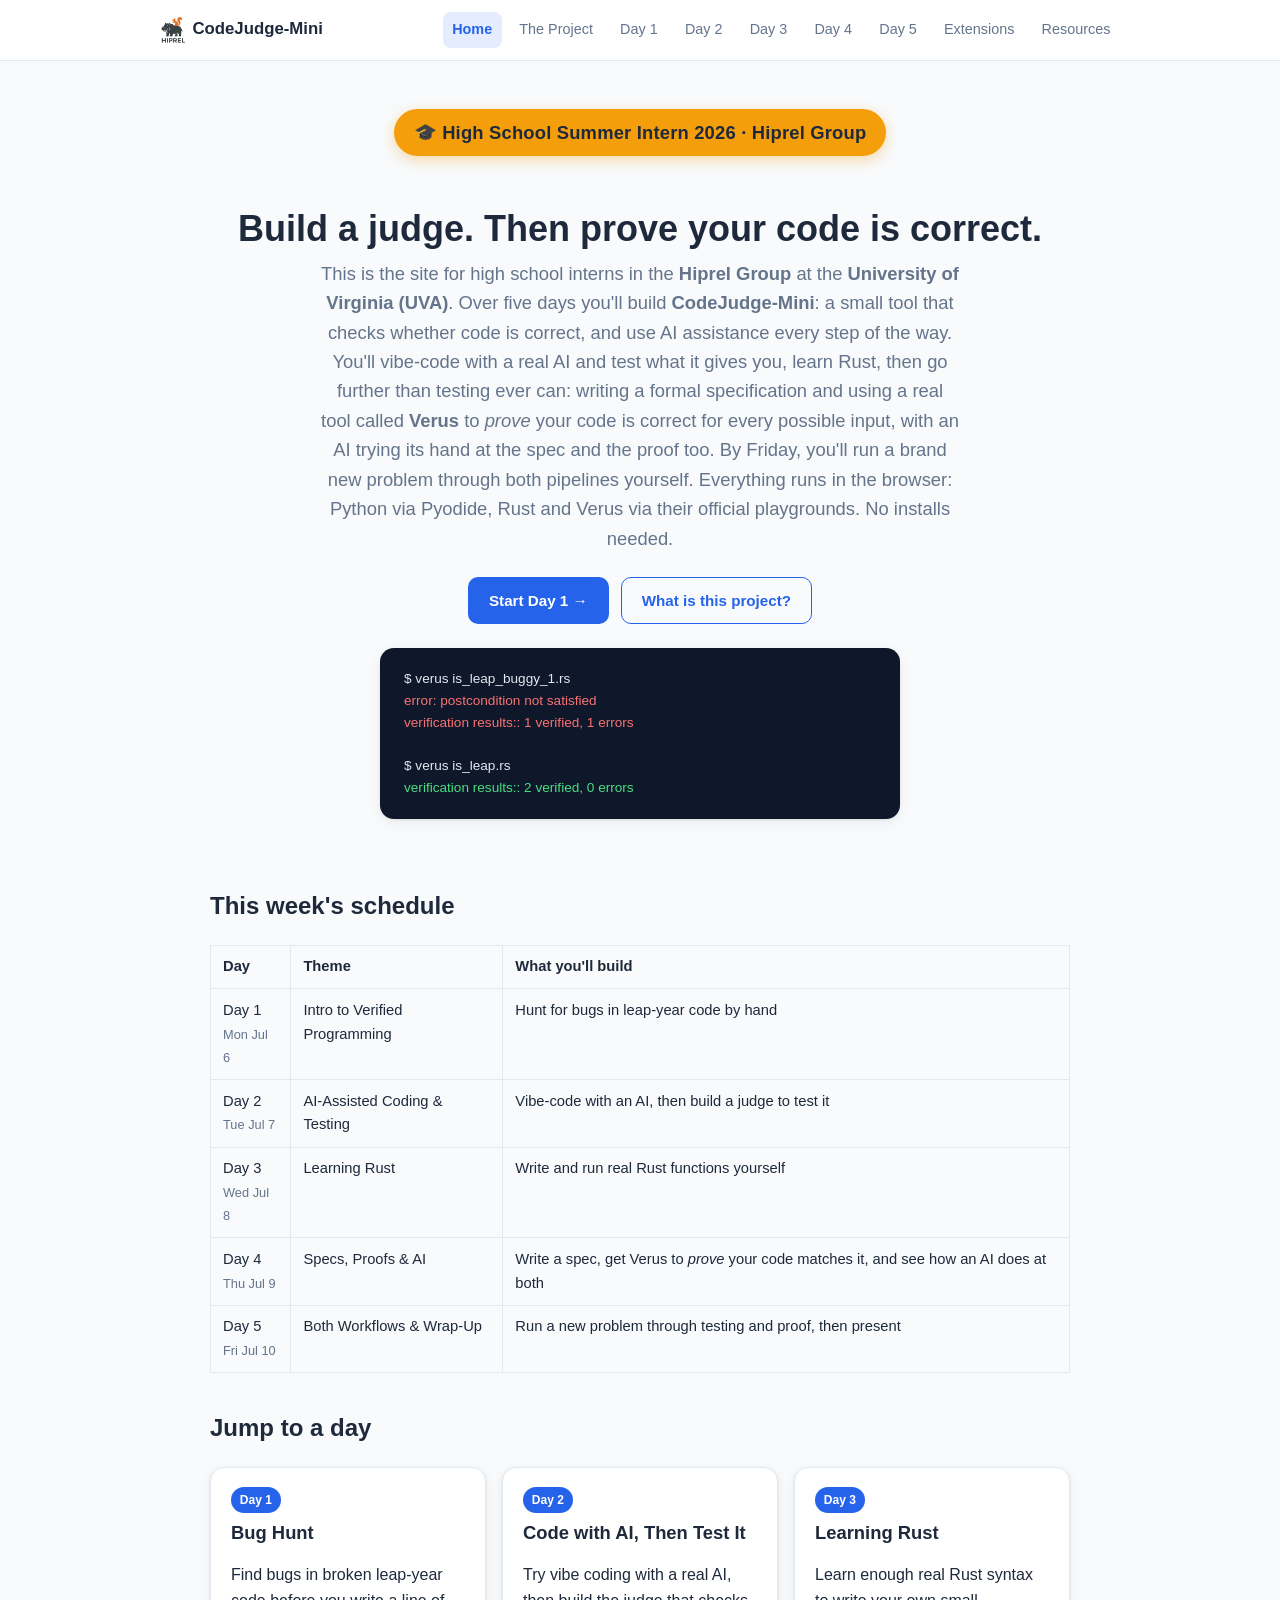
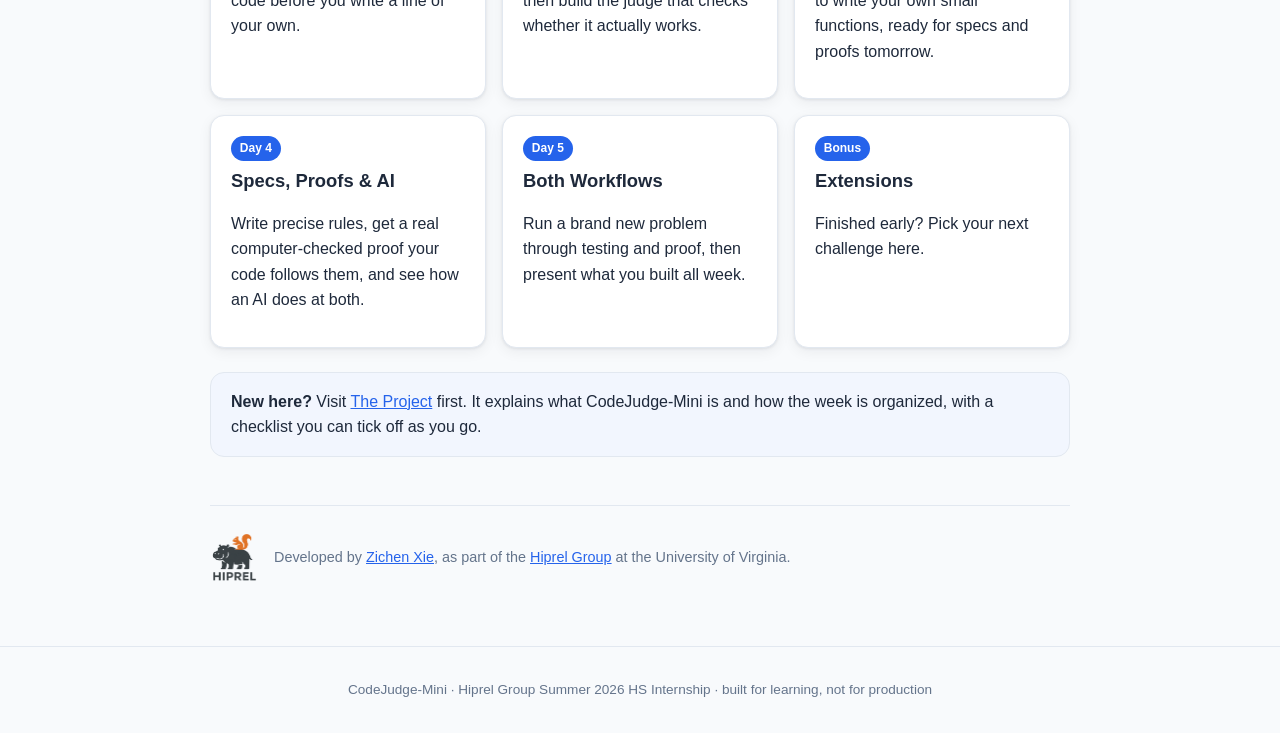
<file: index.html>
<!doctype html>
<html lang="en">
<head>
<meta charset="utf-8">
<meta name="viewport" content="width=device-width, initial-scale=1">
<title>CodeJudge-Mini &middot; Hiprel Group HS Internship, UVA</title>
<link rel="icon" href="icon/image_nontrans.png">
<link rel="stylesheet" href="css/style.css">
</head>
<body>
<header class="site-header">
  <div class="site-header-inner">
    <a class="brand" href="index.html"><img src="icon/image.png" alt="Hiprel Group" class="brand-icon">CodeJudge-Mini</a>
    <button class="nav-toggle" aria-label="Toggle menu">☰</button>
    <nav class="site-nav">
      <a href="index.html">Home</a>
      <a href="project.html">The Project</a>
      <a href="day1.html">Day 1</a>
      <a href="day2.html">Day 2</a>
      <a href="day3.html">Day 3</a>
      <a href="day4.html">Day 4</a>
      <a href="day5.html">Day 5</a>
      <a href="extensions.html">Extensions</a>
      <a href="resources.html">Resources</a>
    </nav>
  </div>
</header>

<section class="hero">
  <div class="container">
    <span class="hero-audience-badge">🎓 High School Summer Intern 2026 &middot; Hiprel Group</span>
    <h1>Build a judge. Then prove your code is correct.</h1>
    <p class="lead">
      This is the site for high school interns in the <strong>Hiprel Group</strong>
      at the <strong>University of Virginia (UVA)</strong>. Over five days you'll
      build <strong>CodeJudge-Mini</strong>: a small tool that checks whether code
      is correct, and use AI assistance every step of the way. You'll vibe-code
      with a real AI and test what it gives you, learn Rust, then go further than
      testing ever can: writing a formal specification and using a real tool
      called <strong>Verus</strong> to <em>prove</em> your code is correct for
      every possible input, with an AI trying its hand at the spec and the proof
      too. By Friday, you'll run a brand new problem through both pipelines yourself.
      Everything runs in the browser: Python via Pyodide, Rust and Verus via their
      official playgrounds. No installs needed.
    </p>
    <div class="hero-actions">
      <a class="btn btn-primary" href="day1.html">Start Day 1 &rarr;</a>
      <a class="btn btn-outline" href="project.html">What is this project?</a>
    </div>

    <div class="hero-terminal" aria-hidden="true">
      <div class="line" style="animation-delay:0.1s">$ verus is_leap_buggy_1.rs</div>
      <div class="line fail" style="animation-delay:0.7s">error: postcondition not satisfied</div>
      <div class="line fail" style="animation-delay:1.2s">verification results:: 1 verified, 1 errors</div>
      <div class="line" style="animation-delay:1.7s">&nbsp;</div>
      <div class="line" style="animation-delay:1.9s">$ verus is_leap.rs</div>
      <div class="line pass" style="animation-delay:2.6s">verification results:: 2 verified, 0 errors</div>
    </div>
  </div>
</section>

<div class="container">
  <h2>This week's schedule</h2>
  <table class="schedule">
    <thead>
      <tr><th>Day</th><th>Theme</th><th>What you'll build</th></tr>
    </thead>
    <tbody>
      <tr><td>Day 1<br><span class="worksheet-note">Mon Jul 6</span></td><td>Intro to Verified Programming</td><td>Hunt for bugs in leap-year code by hand</td></tr>
      <tr><td>Day 2<br><span class="worksheet-note">Tue Jul 7</span></td><td>AI-Assisted Coding &amp; Testing</td><td>Vibe-code with an AI, then build a judge to test it</td></tr>
      <tr><td>Day 3<br><span class="worksheet-note">Wed Jul 8</span></td><td>Learning Rust</td><td>Write and run real Rust functions yourself</td></tr>
      <tr><td>Day 4<br><span class="worksheet-note">Thu Jul 9</span></td><td>Specs, Proofs &amp; AI</td><td>Write a spec, get Verus to <em>prove</em> your code matches it, and see how an AI does at both</td></tr>
      <tr><td>Day 5<br><span class="worksheet-note">Fri Jul 10</span></td><td>Both Workflows &amp; Wrap-Up</td><td>Run a new problem through testing and proof, then present</td></tr>
    </tbody>
  </table>

  <h2>Jump to a day</h2>
  <div class="card-grid">
    <a class="card day-card" href="day1.html"><span class="day-badge">Day 1</span><h3>Bug Hunt</h3><p>Find bugs in broken leap-year code before you write a line of your own.</p></a>
    <a class="card day-card" href="day2.html"><span class="day-badge">Day 2</span><h3>Code with AI, Then Test It</h3><p>Try vibe coding with a real AI, then build the judge that checks whether it actually works.</p></a>
    <a class="card day-card" href="day3.html"><span class="day-badge">Day 3</span><h3>Learning Rust</h3><p>Learn enough real Rust syntax to write your own small functions, ready for specs and proofs tomorrow.</p></a>
    <a class="card day-card" href="day4.html"><span class="day-badge">Day 4</span><h3>Specs, Proofs &amp; AI</h3><p>Write precise rules, get a real computer-checked proof your code follows them, and see how an AI does at both.</p></a>
    <a class="card day-card" href="day5.html"><span class="day-badge">Day 5</span><h3>Both Workflows</h3><p>Run a brand new problem through testing and proof, then present what you built all week.</p></a>
    <a class="card day-card" href="extensions.html"><span class="day-badge">Bonus</span><h3>Extensions</h3><p>Finished early? Pick your next challenge here.</p></a>
  </div>

  <div class="callout tip">
    <strong>New here?</strong> Visit <a href="project.html">The Project</a> first.
    It explains what CodeJudge-Mini is and how the week is organized, with a checklist you
    can tick off as you go.
  </div>

  <div class="credits">
    <img src="icon/image.png" alt="Hiprel Group logo" class="credits-logo">
    <p>
      Developed by <a href="https://gax-c.github.io/" target="_blank" rel="noopener">Zichen Xie</a>,
      as part of the <a href="https://wenxiwang.github.io/group.html" target="_blank" rel="noopener">Hiprel Group</a>
      at the University of Virginia.
    </p>
  </div>
</div>

<footer class="site-footer">
  <div class="container">CodeJudge-Mini &middot; Hiprel Group Summer 2026 HS Internship &middot; built for learning, not for production</div>
</footer>

<script src="js/site.js"></script>
</body>
</html>
</file>
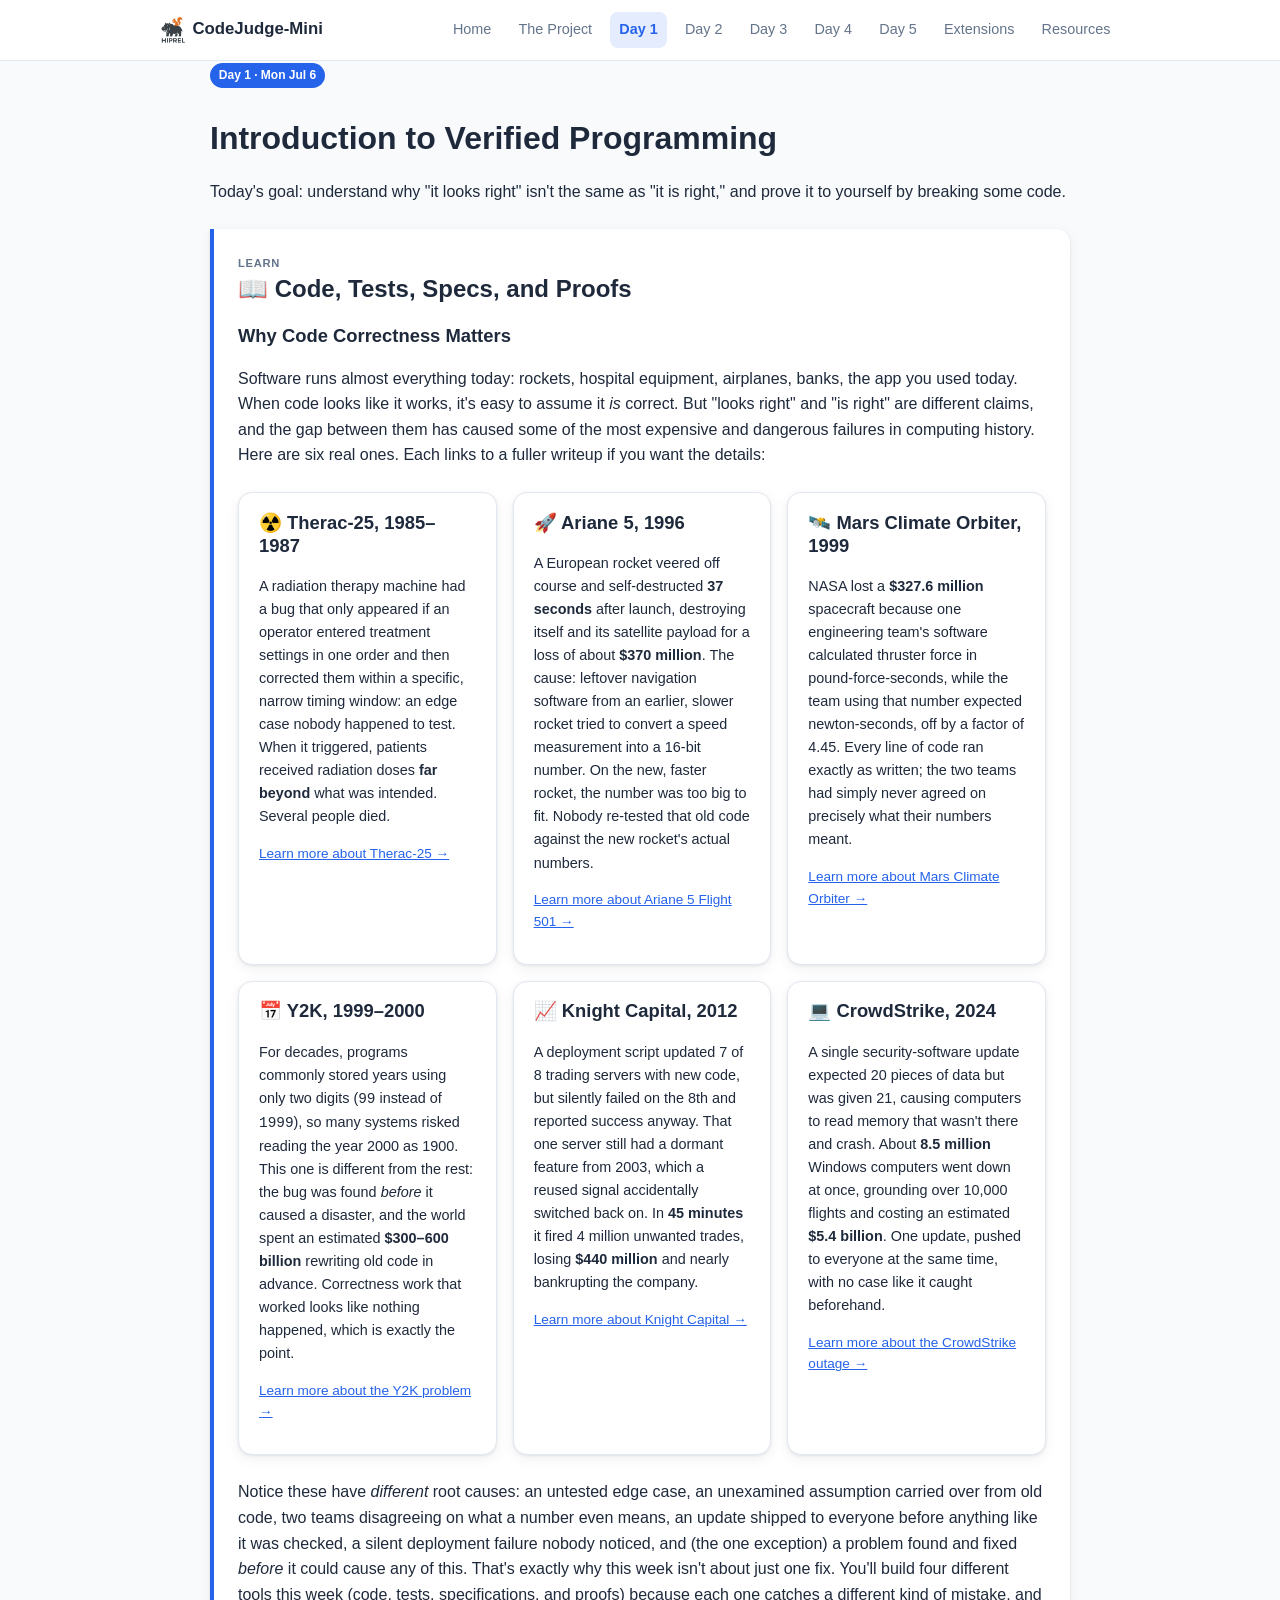
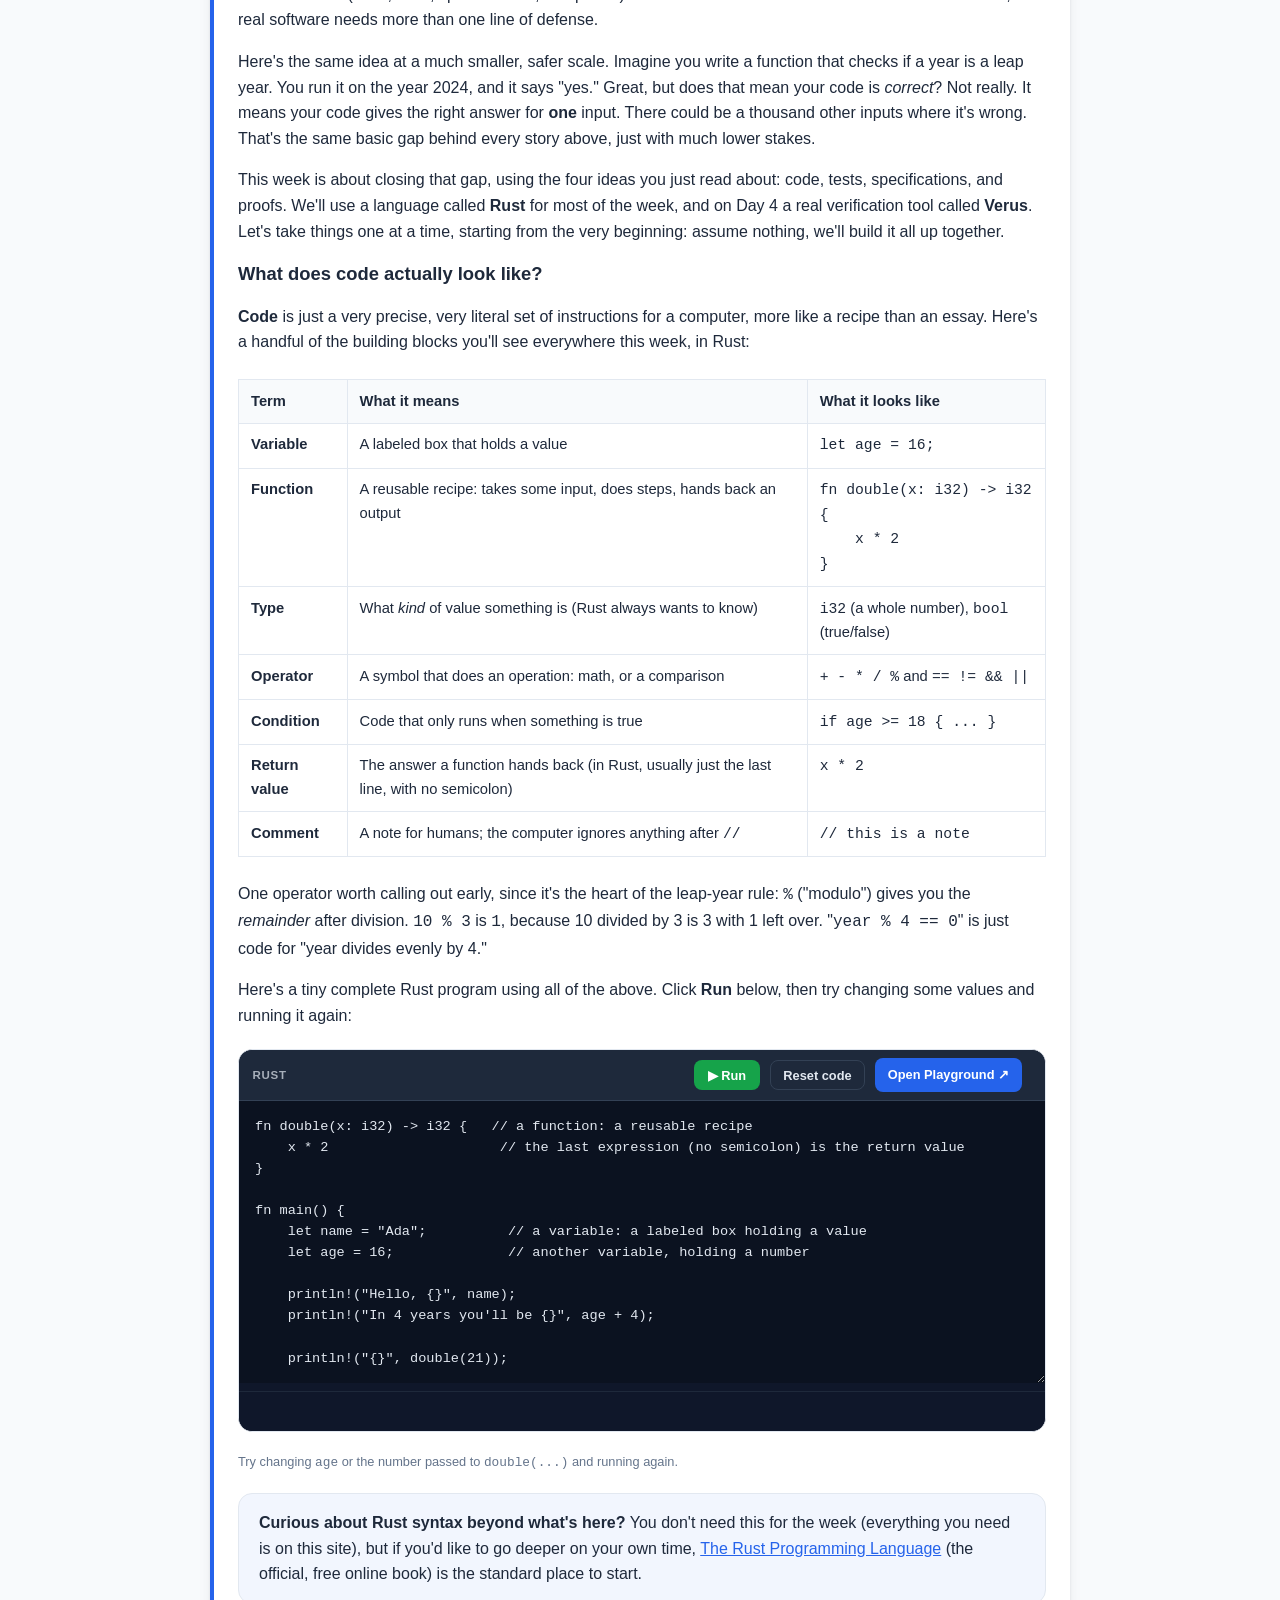
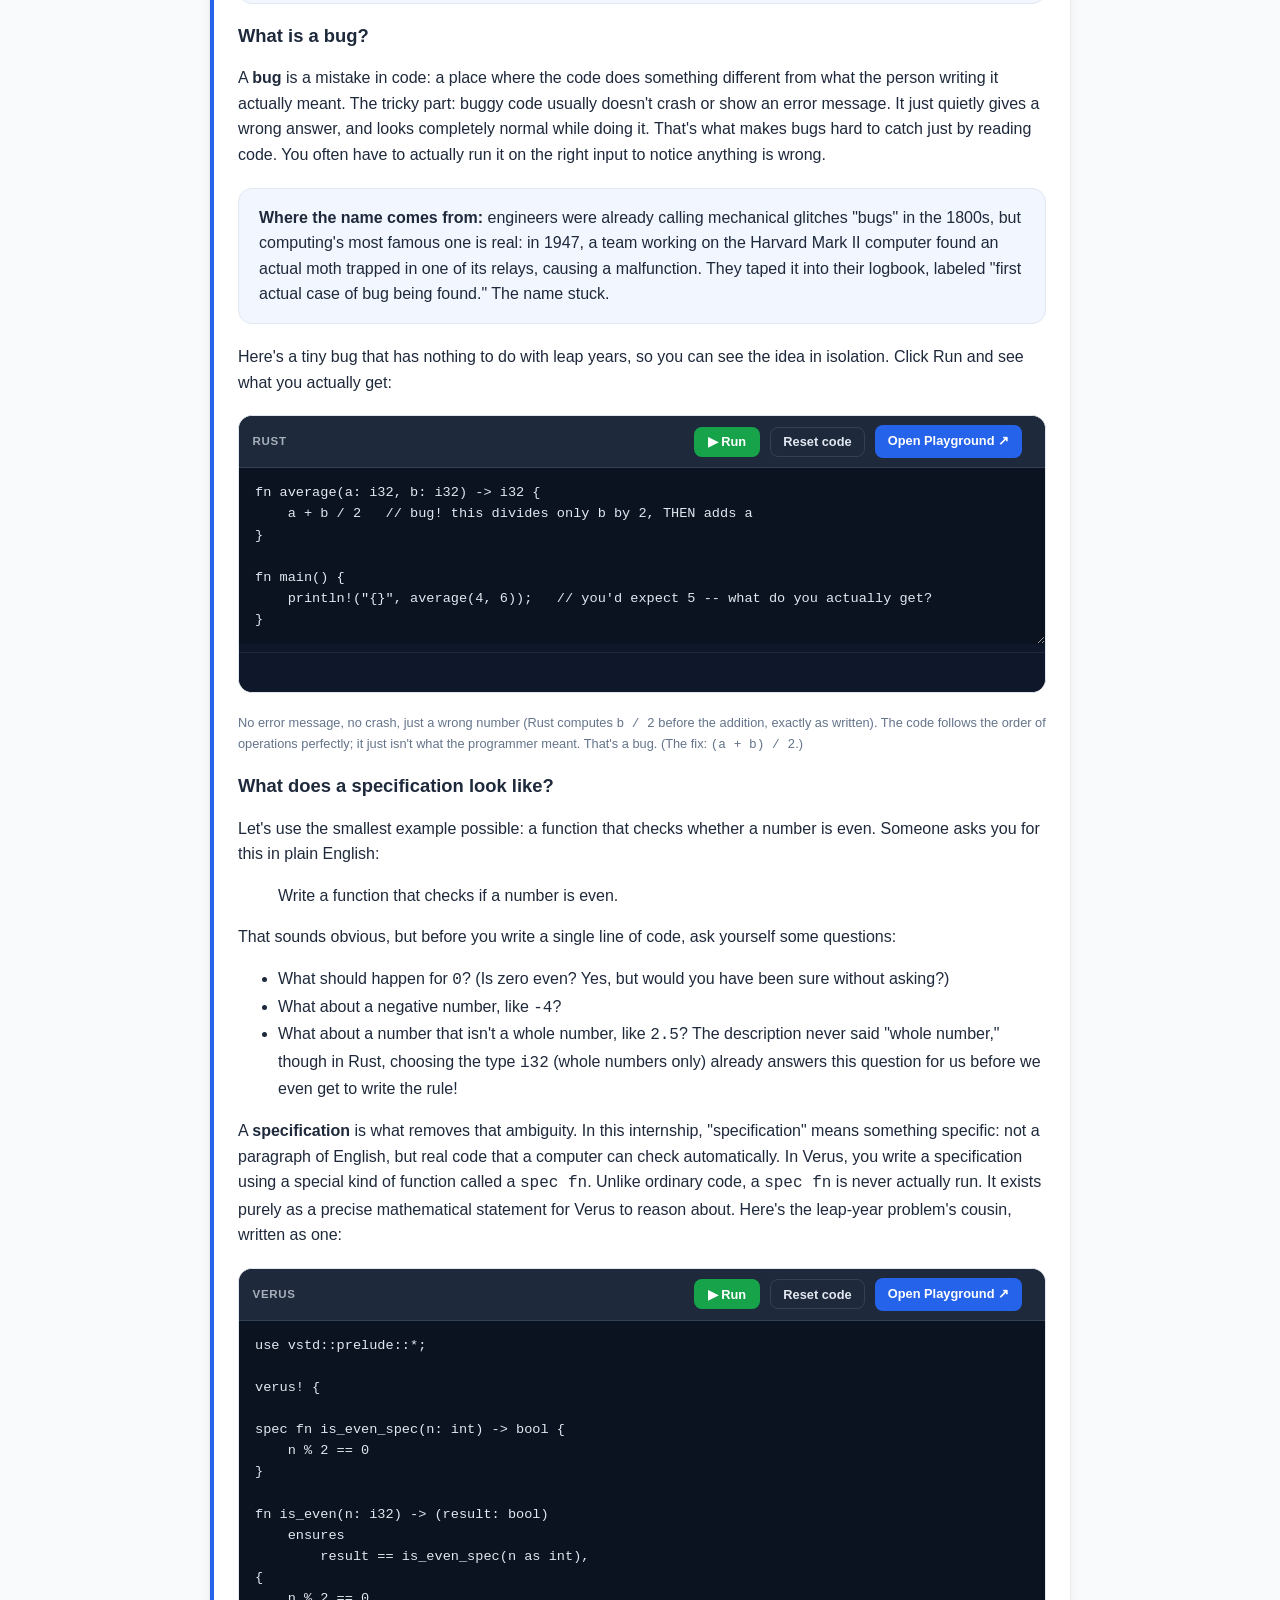
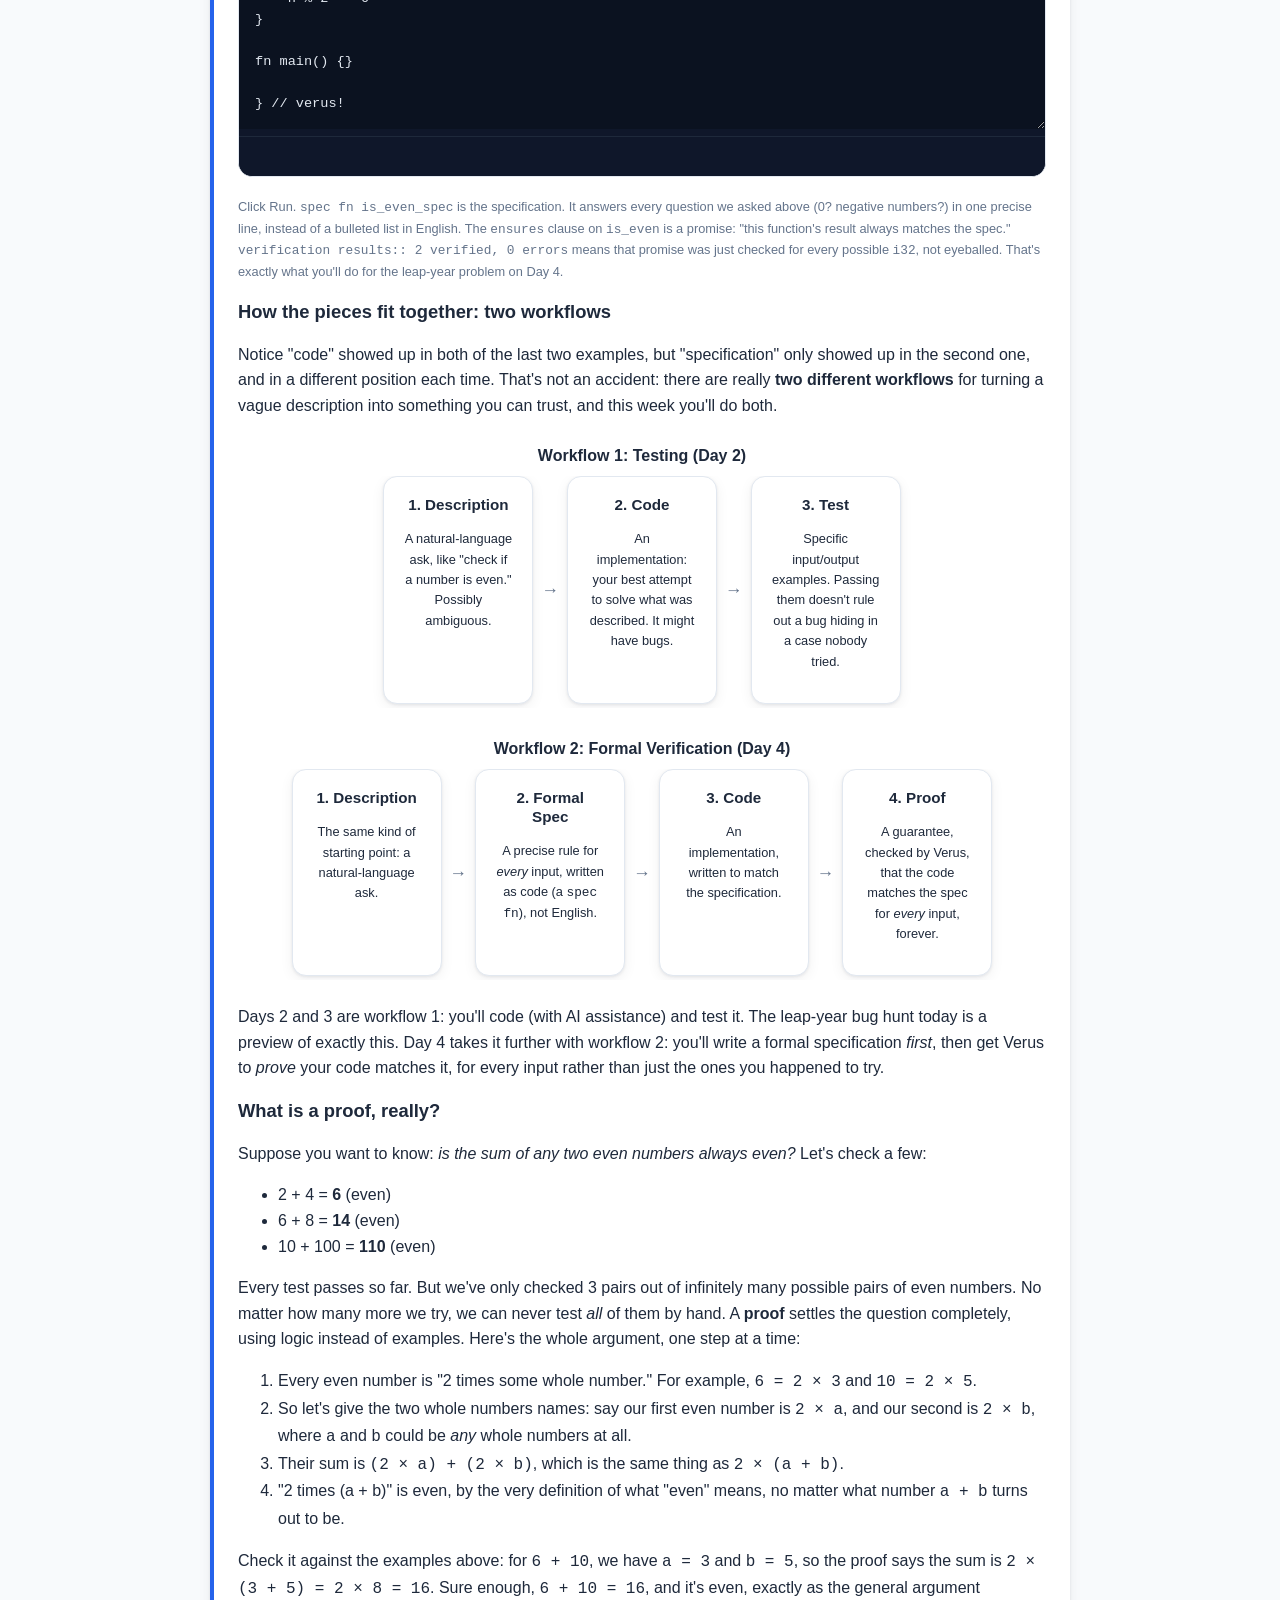
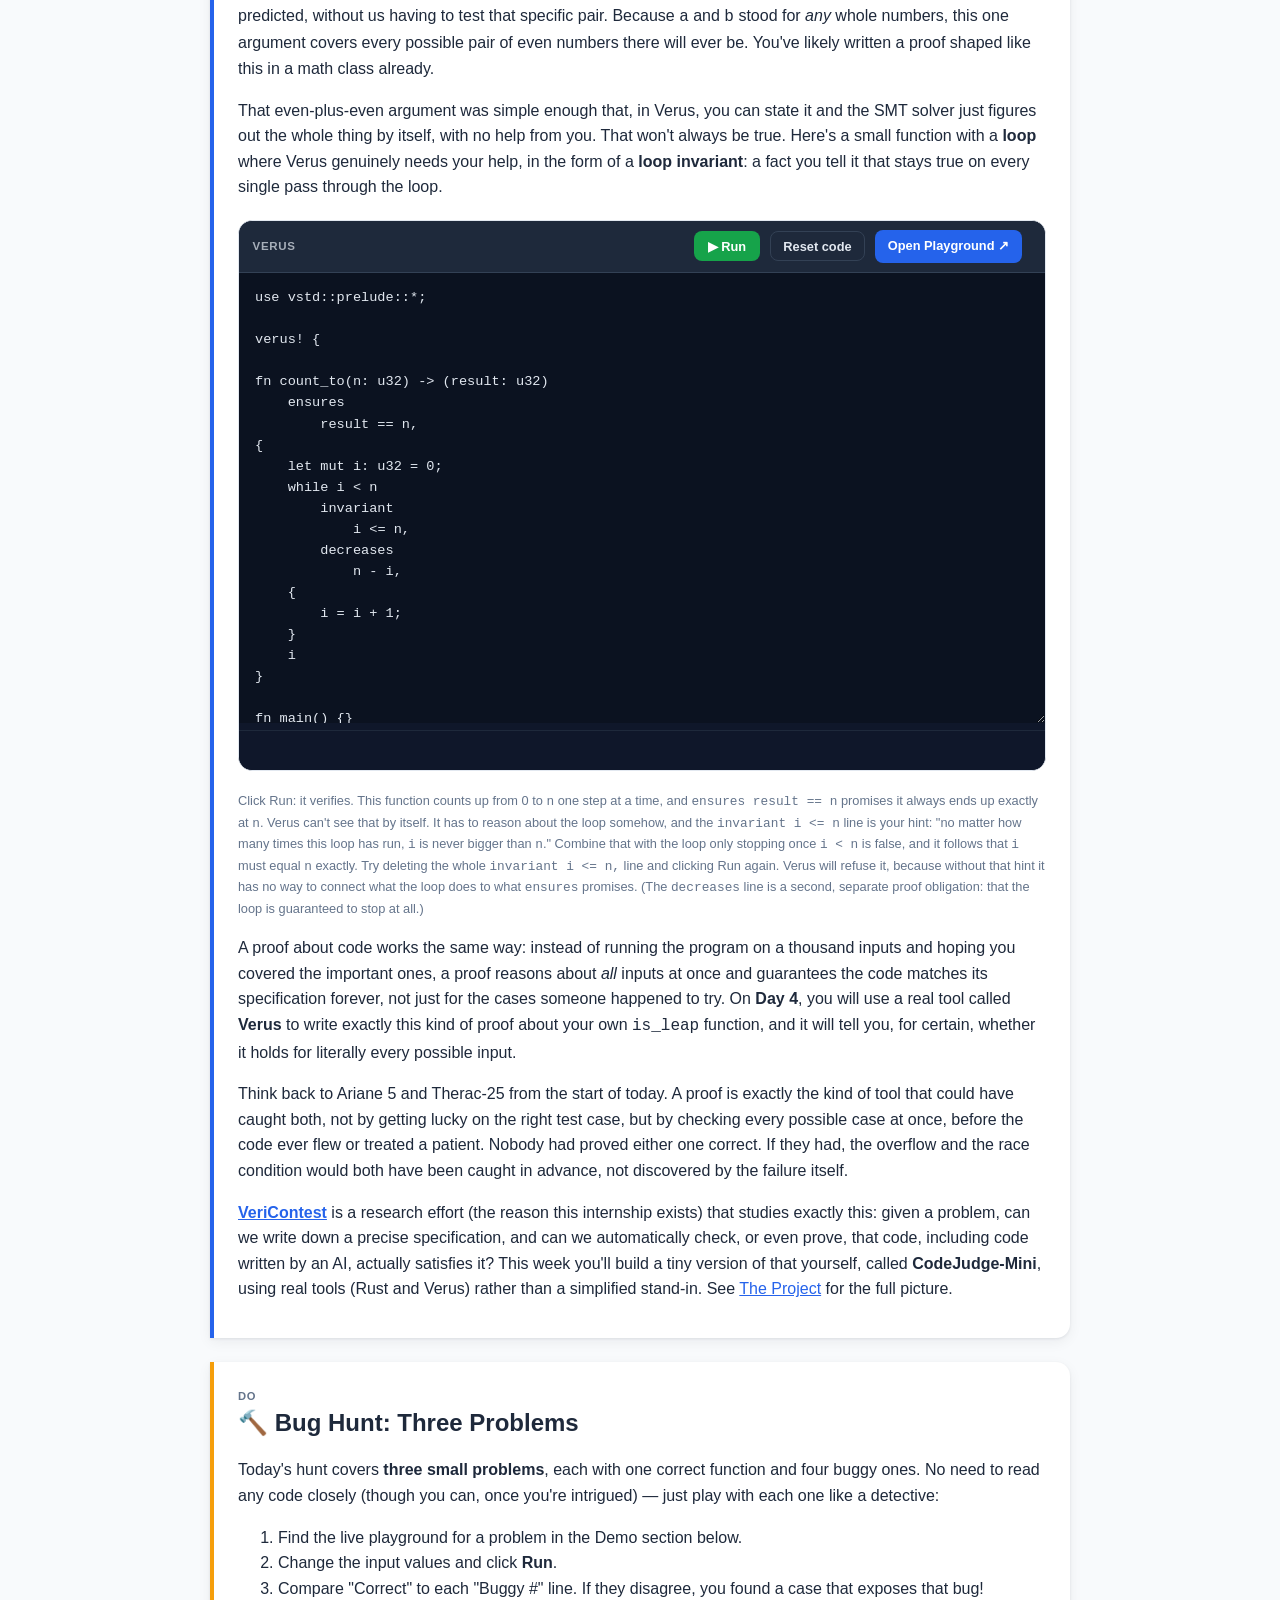
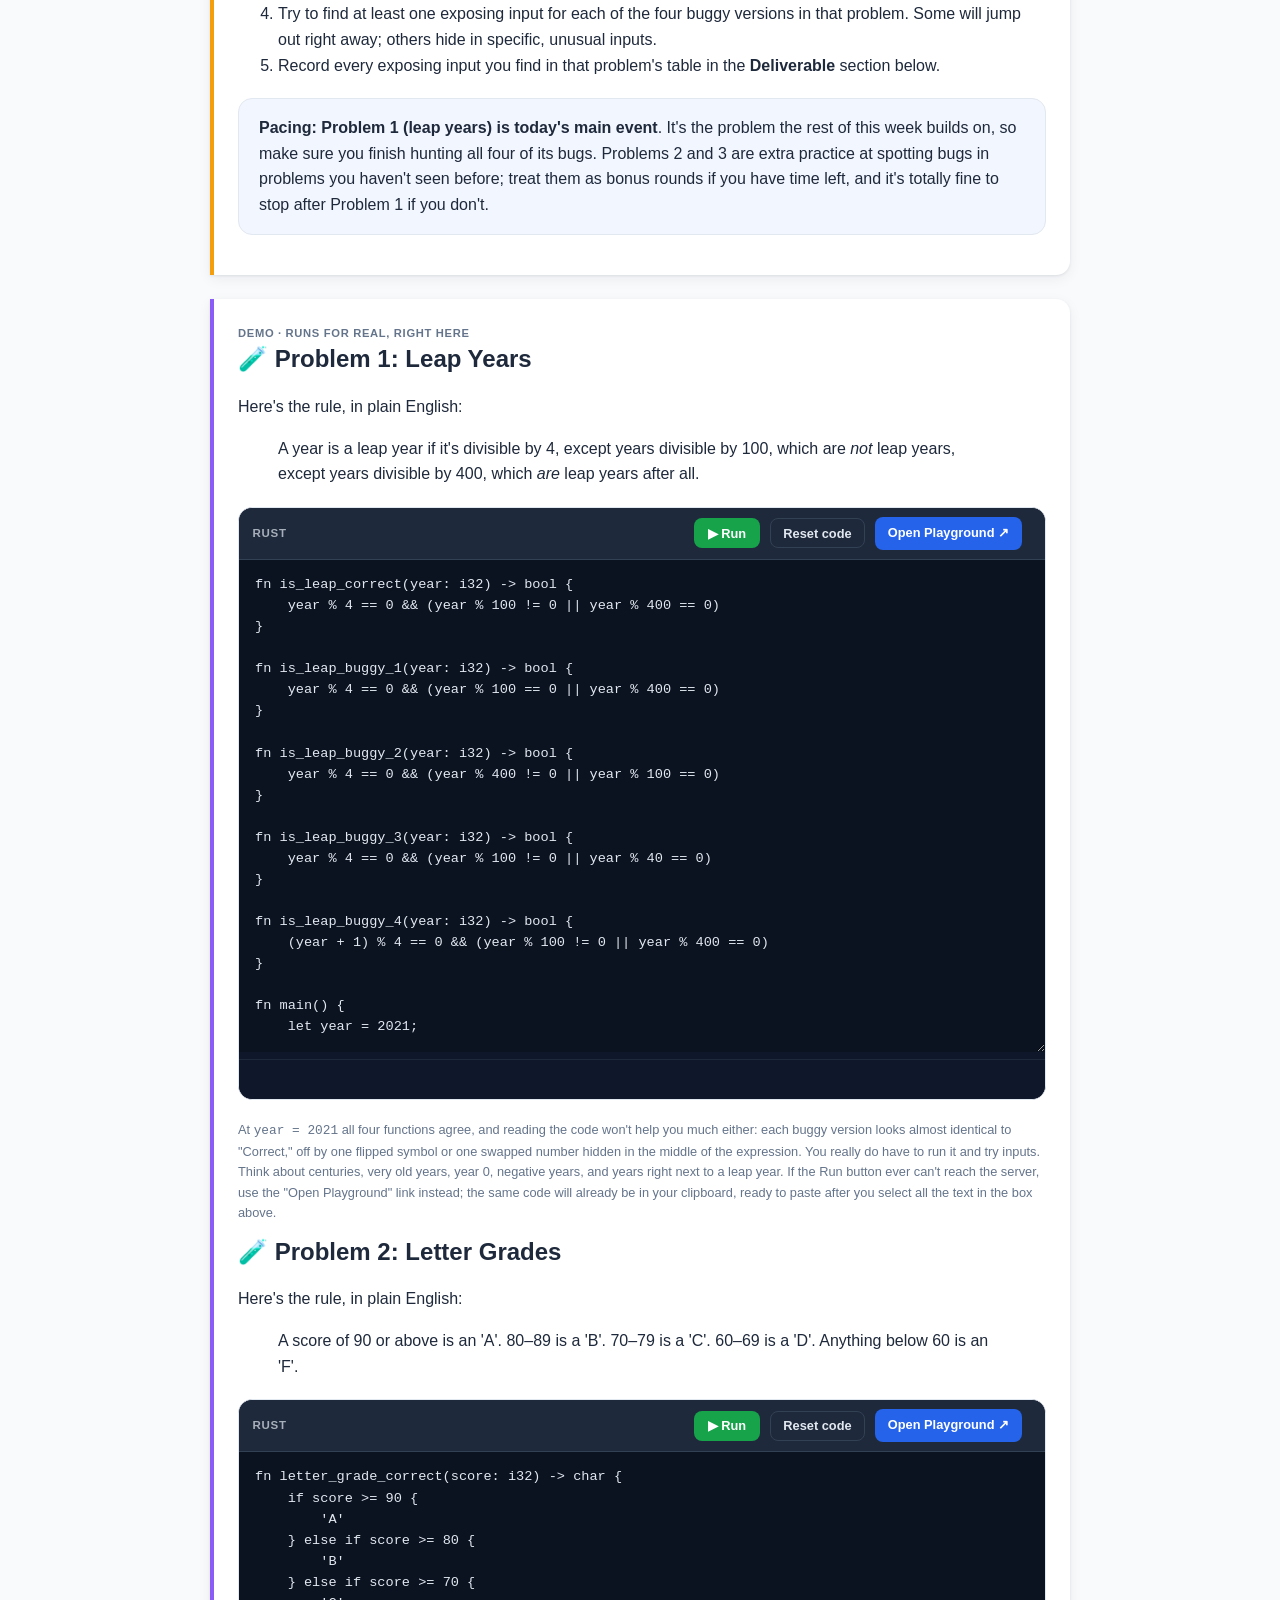
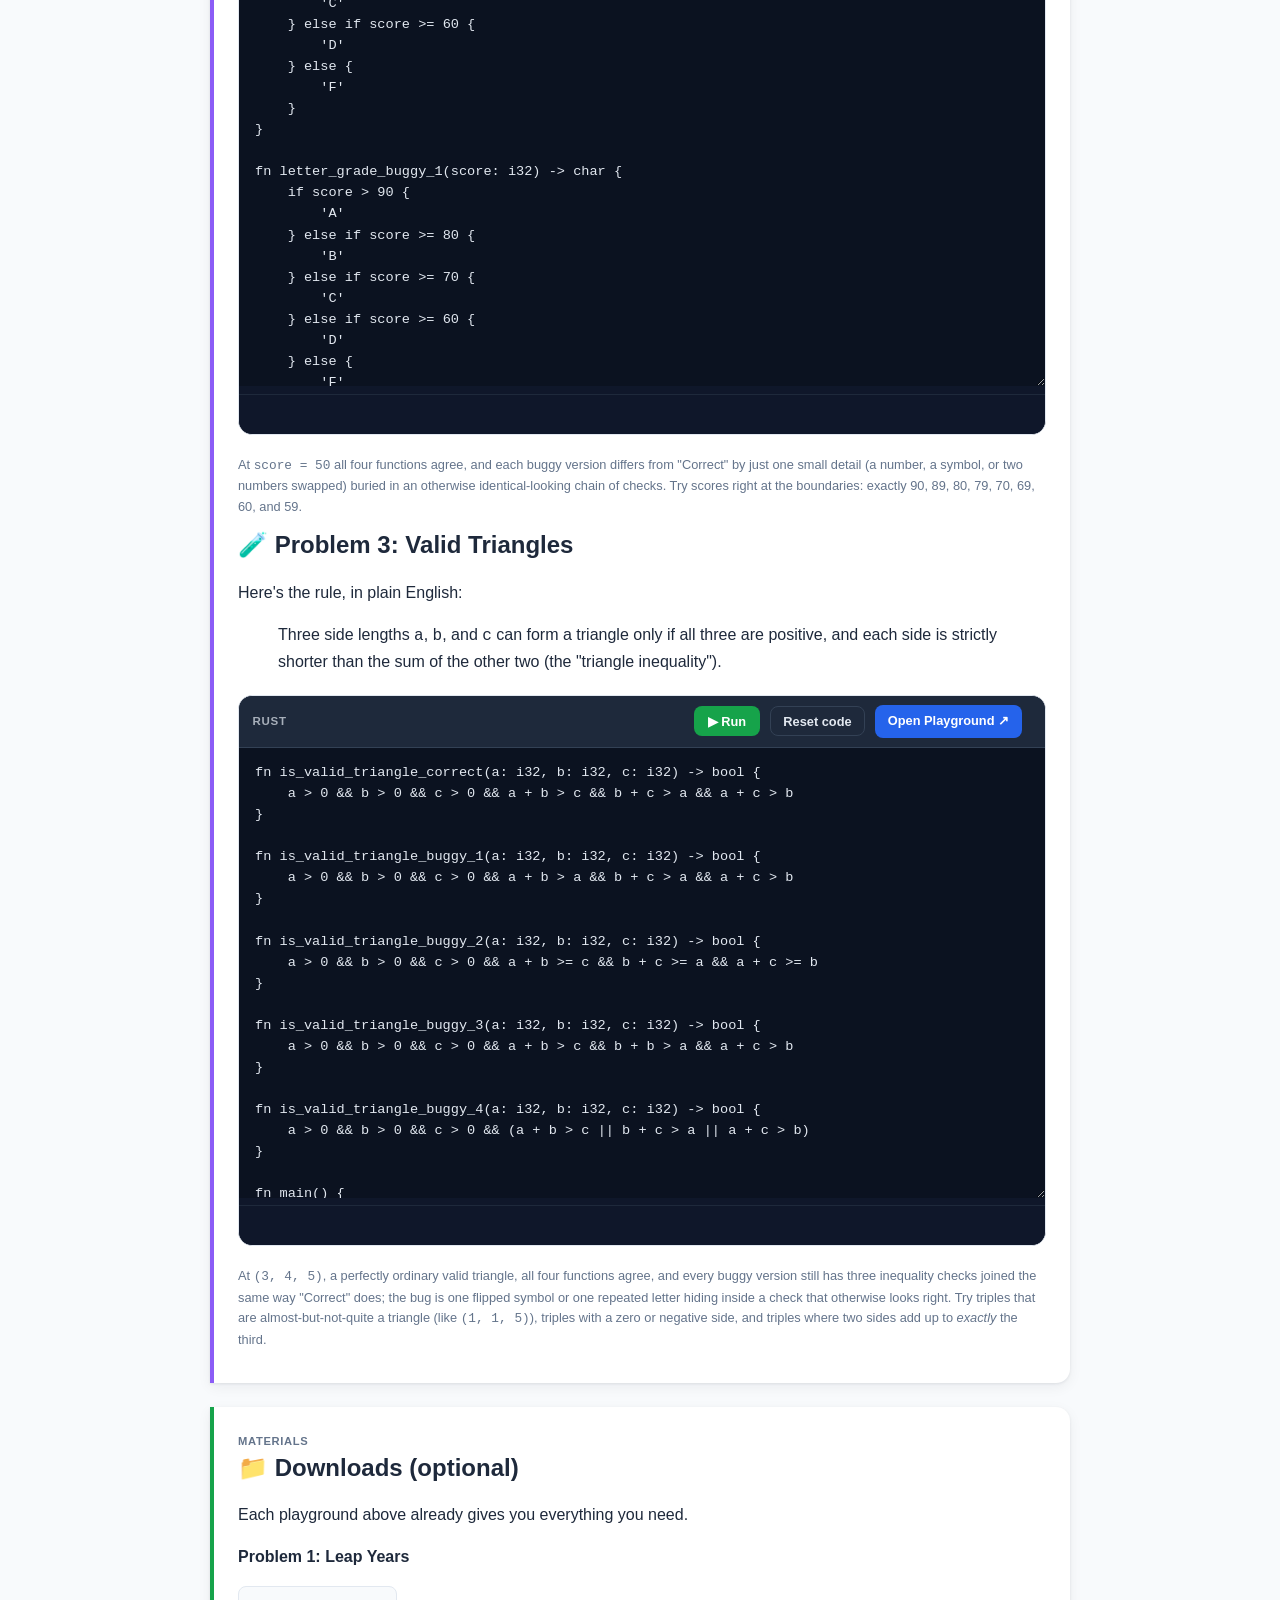
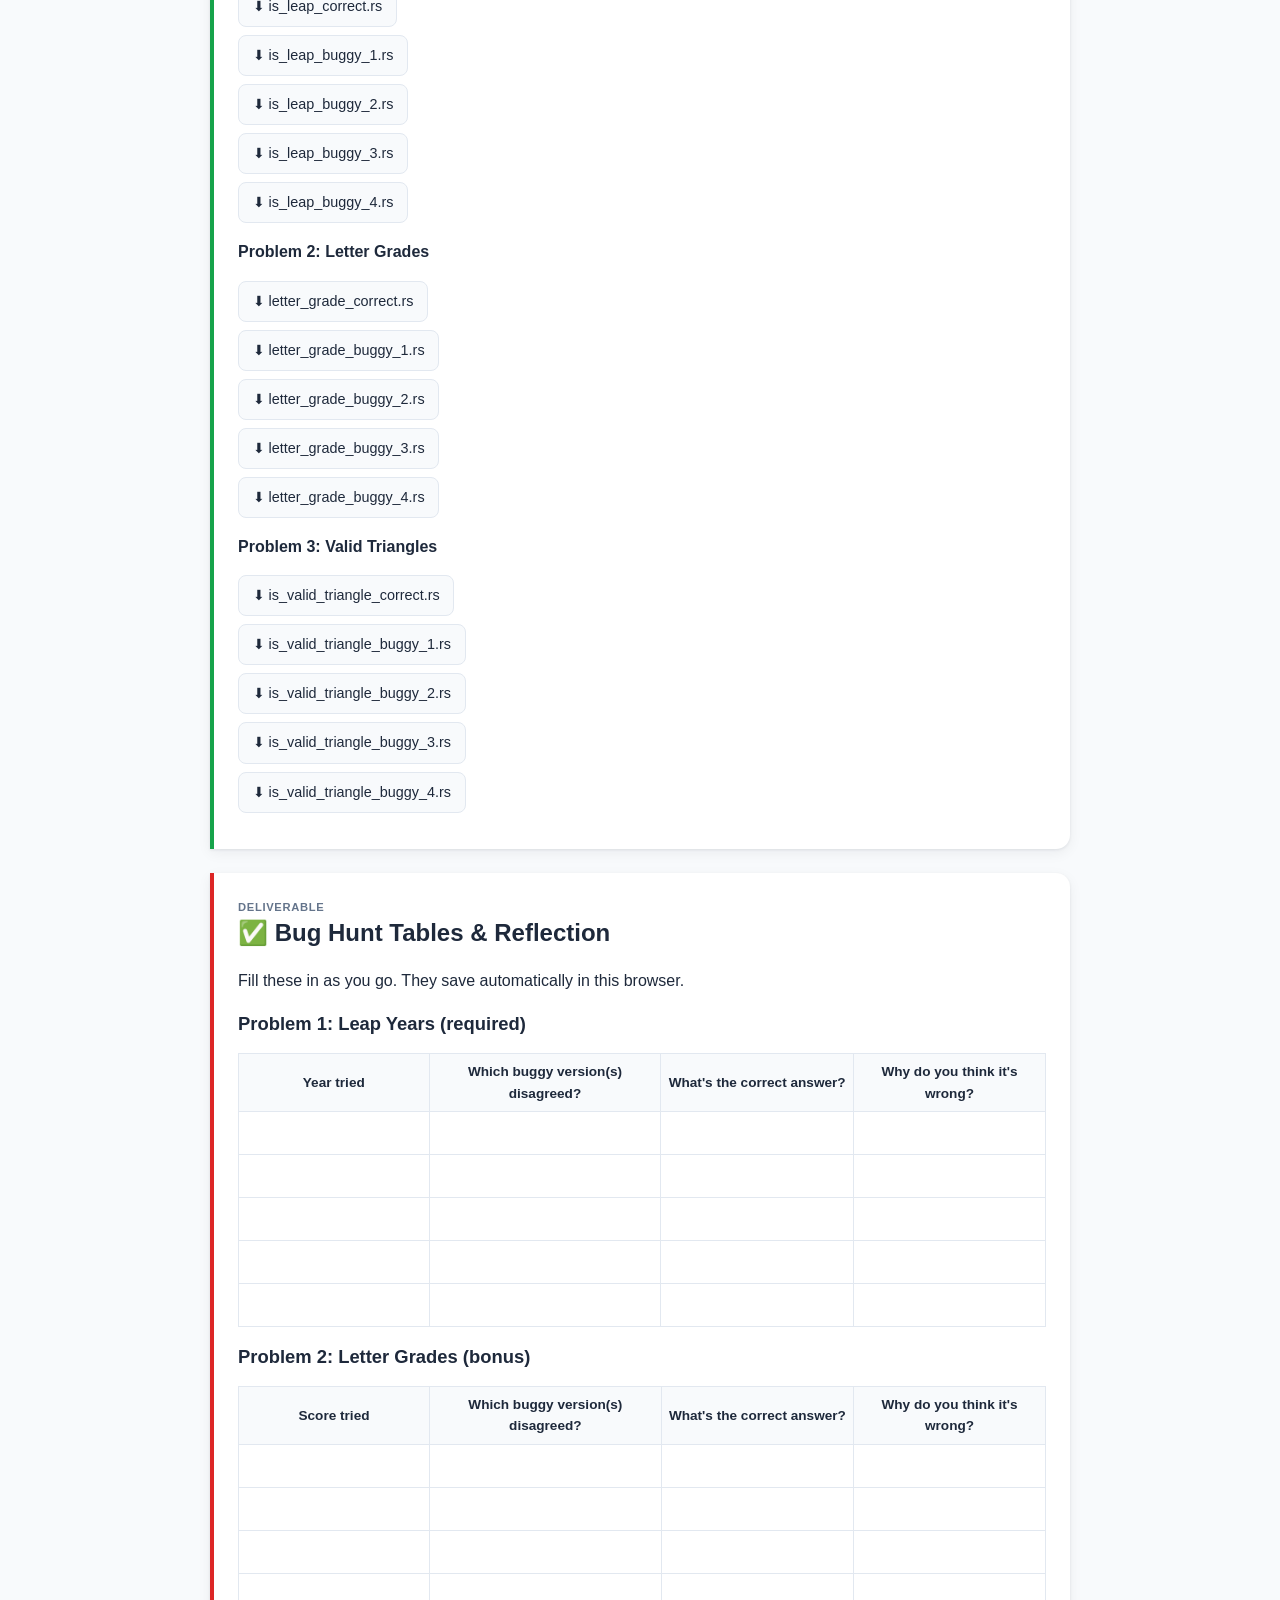
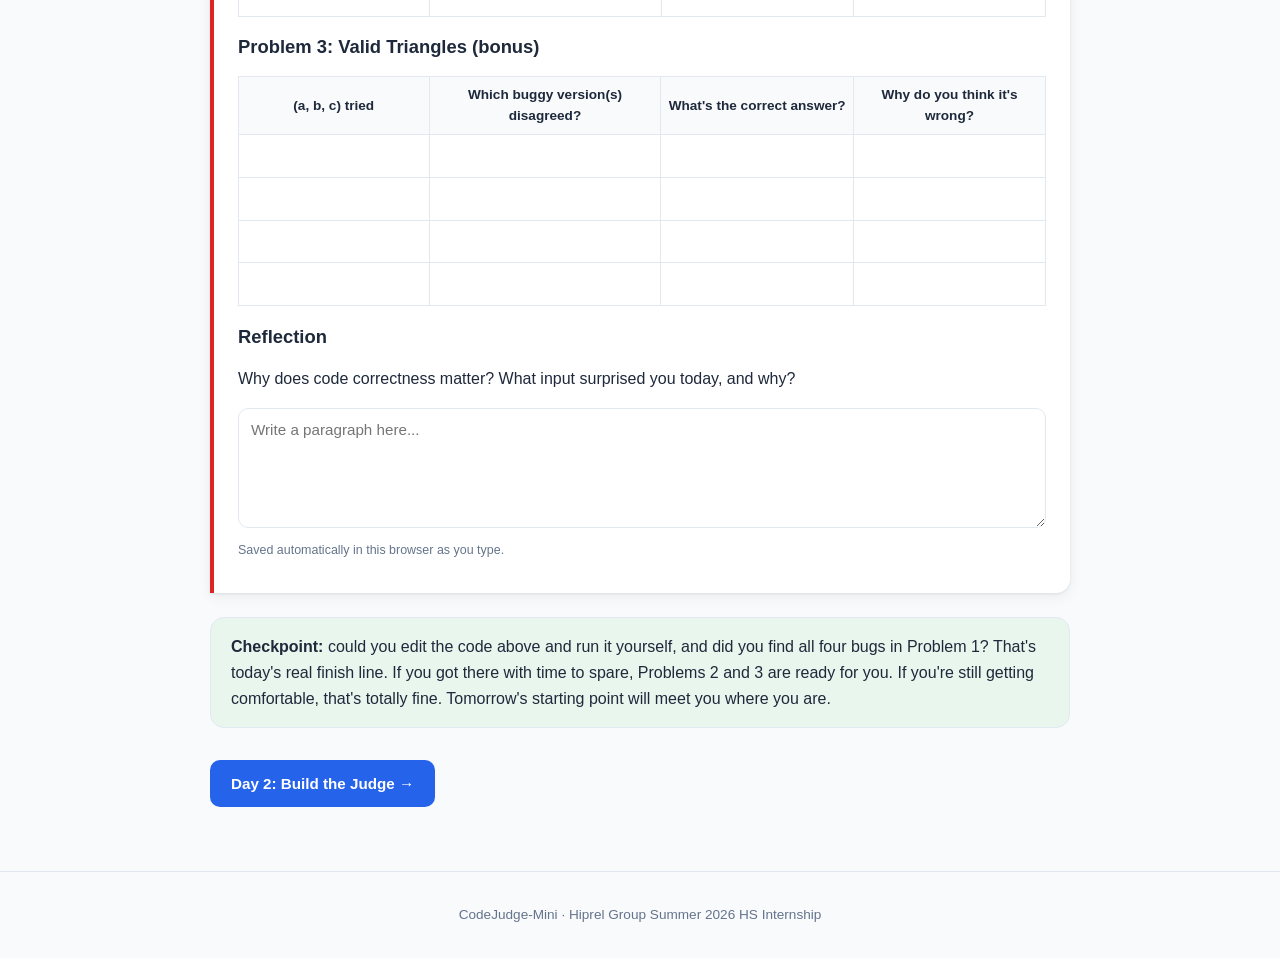
<file: day1.html>
<!doctype html>
<html lang="en">
<head>
<meta charset="utf-8">
<meta name="viewport" content="width=device-width, initial-scale=1">
<title>Day 1: Bug Hunt &middot; CodeJudge-Mini</title>
<link rel="icon" href="icon/image_nontrans.png">
<link rel="stylesheet" href="css/style.css">
</head>
<body>
<header class="site-header">
  <div class="site-header-inner">
    <a class="brand" href="index.html"><img src="icon/image.png" alt="Hiprel Group" class="brand-icon">CodeJudge-Mini</a>
    <button class="nav-toggle" aria-label="Toggle menu">☰</button>
    <nav class="site-nav">
      <a href="index.html">Home</a>
      <a href="project.html">The Project</a>
      <a href="day1.html">Day 1</a>
      <a href="day2.html">Day 2</a>
      <a href="day3.html">Day 3</a>
      <a href="day4.html">Day 4</a>
      <a href="day5.html">Day 5</a>
      <a href="extensions.html">Extensions</a>
      <a href="resources.html">Resources</a>
    </nav>
  </div>
</header>

<div class="container">
  <span class="day-badge">Day 1 &middot; Mon Jul 6</span>
  <h1>Introduction to Verified Programming</h1>
  <p class="lead">Today's goal: understand why "it looks right" isn't the same as "it is right," and prove it to yourself by breaking some code.</p>

  <div class="section-block learn">
    <span class="section-tag">Learn</span>
    <h2>📖 Code, Tests, Specs, and Proofs</h2>

    <h3>Why Code Correctness Matters</h3>
    <p>
      Software runs almost everything today: rockets, hospital equipment,
      airplanes, banks, the app you used today. When code looks like it works,
      it's easy to assume it <em>is</em> correct. But "looks right" and "is right" are
      different claims, and the gap between them has caused some of the most expensive
      and dangerous failures in computing history. Here are six real ones. Each
      links to a fuller writeup if you want the details:
    </p>

    <div class="card-grid">
      <div class="card">
        <h3>☢️ Therac-25, 1985&ndash;1987</h3>
        <p style="font-size:0.9rem;">
          A radiation therapy machine had a bug that only appeared if an operator
          entered treatment settings in one order and then corrected them within a
          specific, narrow timing window: an edge case nobody happened to test.
          When it triggered, patients received radiation doses <strong>far beyond</strong>
          what was intended. Several people died.
        </p>
        <p style="font-size:0.85rem;"><a href="https://en.wikipedia.org/wiki/Therac-25" target="_blank" rel="noopener">Learn more about Therac-25 &rarr;</a></p>
      </div>
      <div class="card">
        <h3>🚀 Ariane 5, 1996</h3>
        <p style="font-size:0.9rem;">
          A European rocket veered off course and self-destructed <strong>37
          seconds</strong> after launch, destroying itself and its satellite payload
          for a loss of about <strong>$370 million</strong>. The cause: leftover
          navigation software from an earlier, slower rocket tried to convert a speed
          measurement into a 16-bit number. On the new, faster rocket, the number was
          too big to fit. Nobody re-tested that old code against the new rocket's
          actual numbers.
        </p>
        <p style="font-size:0.85rem;"><a href="https://en.wikipedia.org/wiki/Ariane_flight_V88" target="_blank" rel="noopener">Learn more about Ariane 5 Flight 501 &rarr;</a></p>
      </div>
      <div class="card">
        <h3>🛰️ Mars Climate Orbiter, 1999</h3>
        <p style="font-size:0.9rem;">
          NASA lost a <strong>$327.6 million</strong> spacecraft because one
          engineering team's software calculated thruster force in
          pound-force-seconds, while the team using that number expected
          newton-seconds, off by a factor of 4.45. Every line of code ran
          exactly as written; the two teams had simply never agreed on precisely what
          their numbers meant.
        </p>
        <p style="font-size:0.85rem;"><a href="https://en.wikipedia.org/wiki/Mars_Climate_Orbiter" target="_blank" rel="noopener">Learn more about Mars Climate Orbiter &rarr;</a></p>
      </div>
      <div class="card">
        <h3>📅 Y2K, 1999&ndash;2000</h3>
        <p style="font-size:0.9rem;">
          For decades, programs commonly stored years using only two digits (<code>99</code>
          instead of <code>1999</code>), so many systems risked reading the year 2000
          as 1900. This one is different from the rest: the bug was found <em>before</em>
          it caused a disaster, and the world spent an estimated <strong>$300&ndash;600
          billion</strong> rewriting old code in advance. Correctness work that
          worked looks like nothing happened, which is exactly the point.
        </p>
        <p style="font-size:0.85rem;"><a href="https://en.wikipedia.org/wiki/Year_2000_problem" target="_blank" rel="noopener">Learn more about the Y2K problem &rarr;</a></p>
      </div>
      <div class="card">
        <h3>📈 Knight Capital, 2012</h3>
        <p style="font-size:0.9rem;">
          A deployment script updated 7 of 8 trading servers with new code, but
          silently failed on the 8th and reported success anyway. That one server
          still had a dormant feature from 2003, which a reused signal accidentally
          switched back on. In <strong>45 minutes</strong> it fired 4 million unwanted
          trades, losing <strong>$440 million</strong> and nearly bankrupting the
          company.
        </p>
        <p style="font-size:0.85rem;"><a href="https://en.wikipedia.org/wiki/Knight_Capital_Group" target="_blank" rel="noopener">Learn more about Knight Capital &rarr;</a></p>
      </div>
      <div class="card">
        <h3>💻 CrowdStrike, 2024</h3>
        <p style="font-size:0.9rem;">
          A single security-software update expected 20 pieces of data but was given
          21, causing computers to read memory that wasn't there and crash. About
          <strong>8.5 million</strong> Windows computers went down at once, grounding
          over 10,000 flights and costing an estimated <strong>$5.4
          billion</strong>. One update, pushed to everyone at the same time, with no
          case like it caught beforehand.
        </p>
        <p style="font-size:0.85rem;"><a href="https://en.wikipedia.org/wiki/2024_CrowdStrike-related_IT_outages" target="_blank" rel="noopener">Learn more about the CrowdStrike outage &rarr;</a></p>
      </div>
    </div>

    <p>
      Notice these have <em>different</em> root causes: an untested edge case, an
      unexamined assumption carried over from old code, two teams disagreeing on what
      a number even means, an update shipped to everyone before anything like it was
      checked, a silent deployment failure nobody noticed, and (the one exception) a
      problem found and fixed <em>before</em> it could cause any of this. That's
      exactly why this week isn't about just one fix. You'll build four different
      tools this week (code, tests, specifications, and proofs) because each one
      catches a different kind of mistake, and real software needs more than one line
      of defense.
    </p>

    <p>
      Here's the same idea at a much smaller, safer scale. Imagine you write a
      function that checks if a year is a leap year. You run it on the year 2024, and
      it says "yes." Great, but does that mean your code is <em>correct</em>?
      Not really. It means your code gives the right answer for <strong>one</strong>
      input. There could be a thousand other inputs where it's wrong. That's the same
      basic gap behind every story above, just with much lower stakes.
    </p>
    <p>
      This week is about closing that gap, using the four ideas you just read about:
      code, tests, specifications, and proofs. We'll use a language called
      <strong>Rust</strong> for most of the week, and on Day 4 a real verification tool
      called <strong>Verus</strong>. Let's take things one at a time, starting from the
      very beginning: assume nothing, we'll build it all up together.
    </p>

    <h3>What does code actually look like?</h3>
    <p>
      <strong>Code</strong> is just a very precise, very literal set of instructions for
      a computer, more like a recipe than an essay. Here's a handful of the
      building blocks you'll see everywhere this week, in Rust:
    </p>
    <table class="schedule">
      <thead><tr><th>Term</th><th>What it means</th><th>What it looks like</th></tr></thead>
      <tbody>
        <tr><td><strong>Variable</strong></td><td>A labeled box that holds a value</td><td><code>let age = 16;</code></td></tr>
        <tr><td><strong>Function</strong></td><td>A reusable recipe: takes some input, does steps, hands back an output</td><td><code>fn double(x: i32) -&gt; i32 {<br>&nbsp;&nbsp;&nbsp;&nbsp;x * 2<br>}</code></td></tr>
        <tr><td><strong>Type</strong></td><td>What <em>kind</em> of value something is (Rust always wants to know)</td><td><code>i32</code> (a whole number), <code>bool</code> (true/false)</td></tr>
        <tr><td><strong>Operator</strong></td><td>A symbol that does an operation: math, or a comparison</td><td><code>+ - * / %</code> and <code>== != && ||</code></td></tr>
        <tr><td><strong>Condition</strong></td><td>Code that only runs when something is true</td><td><code>if age &gt;= 18 { ... }</code></td></tr>
        <tr><td><strong>Return value</strong></td><td>The answer a function hands back (in Rust, usually just the last line, with no semicolon)</td><td><code>x * 2</code></td></tr>
        <tr><td><strong>Comment</strong></td><td>A note for humans; the computer ignores anything after <code>//</code></td><td><code>// this is a note</code></td></tr>
      </tbody>
    </table>
    <p>One operator worth calling out early, since it's the heart of the leap-year rule: <code>%</code> ("modulo") gives you the <em>remainder</em> after division. <code>10 % 3</code> is <code>1</code>, because 10 divided by 3 is 3 with 1 left over. "<code>year % 4 == 0</code>" is just code for "year divides evenly by 4."</p>
    <p>Here's a tiny complete Rust program using all of the above. Click <strong>Run</strong> below, then try changing some values and running it again:</p>

    <div class="playground" data-tool="rustc">
      <script type="text/plain" class="code-source">
fn double(x: i32) -> i32 {   // a function: a reusable recipe
    x * 2                     // the last expression (no semicolon) is the return value
}

fn main() {
    let name = "Ada";          // a variable: a labeled box holding a value
    let age = 16;              // another variable, holding a number

    println!("Hello, {}", name);
    println!("In 4 years you'll be {}", age + 4);

    println!("{}", double(21));

    println!("{}", 10 % 3);        // remainder after dividing 10 by 3
    println!("{}", 10 % 3 == 1);   // == asks "is this equal to that?" and answers true/false
}
      </script>
      <div class="code-toolbar">
        <span class="code-lang">Rust</span>
        <button class="pg-run" type="button">&#9654; Run</button>
        <button class="pg-reset" type="button">Reset code</button>
        <a class="open-playground-link" href="https://play.rust-lang.org/" target="_blank" rel="noopener">Open Playground ↗</a>
        <span class="pg-status"></span>
      </div>
      <textarea class="pg-editor" spellcheck="false" rows="12"></textarea>
      <pre class="pg-output"></pre>
    </div>
    <p class="worksheet-note">Try changing <code>age</code> or the number passed to <code>double(...)</code> and running again.</p>

    <div class="callout tip">
      <strong>Curious about Rust syntax beyond what's here?</strong> You don't need
      this for the week (everything you need is on this site), but if
      you'd like to go deeper on your own time, <a href="https://doc.rust-lang.org/book/" target="_blank" rel="noopener">The Rust Programming Language</a>
      (the official, free online book) is the standard place to start.
    </div>

    <h3>What is a bug?</h3>
    <p>
      A <strong>bug</strong> is a mistake in code: a place where the code does
      something different from what the person writing it actually meant. The tricky
      part: buggy code usually doesn't crash or show an error message. It just quietly
      gives a wrong answer, and looks completely normal while doing it. That's what
      makes bugs hard to catch just by reading code. You often have to actually
      run it on the right input to notice anything is wrong.
    </p>
    <div class="callout tip">
      <strong>Where the name comes from:</strong> engineers were already calling
      mechanical glitches "bugs" in the 1800s, but computing's most famous one is real:
      in 1947, a team working on the Harvard Mark II computer found an actual moth
      trapped in one of its relays, causing a malfunction. They taped it into their
      logbook, labeled "first actual case of bug being found." The name stuck.
    </div>
    <p>Here's a tiny bug that has nothing to do with leap years, so you can see the idea in isolation. Click Run and see what you actually get:</p>
    <div class="playground" data-tool="rustc">
      <script type="text/plain" class="code-source">
fn average(a: i32, b: i32) -> i32 {
    a + b / 2   // bug! this divides only b by 2, THEN adds a
}

fn main() {
    println!("{}", average(4, 6));   // you'd expect 5 -- what do you actually get?
}
      </script>
      <div class="code-toolbar">
        <span class="code-lang">Rust</span>
        <button class="pg-run" type="button">&#9654; Run</button>
        <button class="pg-reset" type="button">Reset code</button>
        <a class="open-playground-link" href="https://play.rust-lang.org/" target="_blank" rel="noopener">Open Playground ↗</a>
        <span class="pg-status"></span>
      </div>
      <textarea class="pg-editor" spellcheck="false" rows="7"></textarea>
      <pre class="pg-output"></pre>
    </div>
    <p class="worksheet-note">
      No error message, no crash, just a wrong number (Rust computes
      <code>b / 2</code> before the addition, exactly as written). The code follows the
      order of operations perfectly; it just isn't what the programmer meant. That's a
      bug. (The fix: <code>(a + b) / 2</code>.)
    </p>

    <h3>What does a specification look like?</h3>
    <p>
      Let's use the smallest example possible: a function that checks whether a number
      is even. Someone asks you for this in plain English:
    </p>
    <blockquote>Write a function that checks if a number is even.</blockquote>
    <p>
      That sounds obvious, but before you write a single line of code, ask
      yourself some questions:
    </p>
    <ul>
      <li>What should happen for <code>0</code>? (Is zero even? Yes, but would you have been sure without asking?)</li>
      <li>What about a negative number, like <code>-4</code>?</li>
      <li>What about a number that isn't a whole number, like <code>2.5</code>? The description never said "whole number," though in Rust, choosing the type <code>i32</code> (whole numbers only) already answers this question for us before we even get to write the rule!</li>
    </ul>
    <p>
      A <strong>specification</strong> is what removes that ambiguity. In
      this internship, "specification" means something specific: not a paragraph of
      English, but real code that a computer can check automatically. In Verus, you
      write a specification using a special kind of function called a
      <code>spec fn</code>. Unlike ordinary code, a <code>spec fn</code> is never
      actually run. It exists purely as a precise mathematical statement for
      Verus to reason about. Here's the leap-year problem's cousin, written as one:
    </p>
    <div class="playground" data-tool="verus">
      <script type="text/plain" class="code-source">
use vstd::prelude::*;

verus! {

spec fn is_even_spec(n: int) -> bool {
    n % 2 == 0
}

fn is_even(n: i32) -> (result: bool)
    ensures
        result == is_even_spec(n as int),
{
    n % 2 == 0
}

fn main() {}

} // verus!
      </script>
      <div class="code-toolbar">
        <span class="code-lang">Verus</span>
        <button class="pg-run" type="button">&#9654; Run</button>
        <button class="pg-reset" type="button">Reset code</button>
        <a class="open-playground-link" href="https://play.verus-lang.org/" target="_blank" rel="noopener">Open Playground ↗</a>
        <span class="pg-status"></span>
      </div>
      <textarea class="pg-editor" spellcheck="false" rows="18"></textarea>
      <pre class="pg-output"></pre>
    </div>
    <p class="worksheet-note">
      Click Run. <code>spec fn is_even_spec</code> is the specification. It
      answers every question we asked above (0? negative numbers?) in one precise
      line, instead of a bulleted list in English. The <code>ensures</code> clause on
      <code>is_even</code> is a promise: "this function's result always matches the
      spec." <code>verification results:: 2 verified, 0 errors</code> means that
      promise was just checked for every possible <code>i32</code>, not eyeballed.
      That's exactly what you'll do for the leap-year problem on Day 4.
    </p>

    <h3>How the pieces fit together: two workflows</h3>
    <p>
      Notice "code" showed up in both of the last two examples, but "specification"
      only showed up in the second one, and in a different position each time.
      That's not an accident: there are really <strong>two different
      workflows</strong> for turning a vague description into something you can
      trust, and this week you'll do both.
    </p>

    <div class="diagram">
      <p style="font-weight:700; margin-bottom:0.5rem;">Workflow 1: Testing (Day 2)</p>
      <div style="display:flex;gap:0.5rem;justify-content:center;flex-wrap:nowrap;align-items:stretch;overflow-x:auto;padding-bottom:0.25rem;">
        <div class="card reveal" style="max-width:150px;min-width:150px;transition-delay:0s;">
          <h3 style="font-size:0.95rem;">1. Description</h3>
          <p style="font-size:0.8rem;">A natural-language ask, like "check if a number is even." Possibly ambiguous.</p>
        </div>
        <div class="reveal" style="align-self:center;font-size:1.1rem;color:var(--text-muted);transition-delay:0.1s;flex-shrink:0;">&rarr;</div>
        <div class="card reveal" style="max-width:150px;min-width:150px;transition-delay:0.15s;">
          <h3 style="font-size:0.95rem;">2. Code</h3>
          <p style="font-size:0.8rem;">An implementation: your best attempt to solve what was described. It might have bugs.</p>
        </div>
        <div class="reveal" style="align-self:center;font-size:1.1rem;color:var(--text-muted);transition-delay:0.25s;flex-shrink:0;">&rarr;</div>
        <div class="card reveal" style="max-width:150px;min-width:150px;transition-delay:0.3s;">
          <h3 style="font-size:0.95rem;">3. Test</h3>
          <p style="font-size:0.8rem;">Specific input/output examples. Passing them doesn't rule out a bug hiding in a case nobody tried.</p>
        </div>
      </div>

      <p style="font-weight:700; margin:1.75rem 0 0.5rem;">Workflow 2: Formal Verification (Day 4)</p>
      <div style="display:flex;gap:0.5rem;justify-content:center;flex-wrap:nowrap;align-items:stretch;overflow-x:auto;padding-bottom:0.25rem;">
        <div class="card reveal" style="max-width:150px;min-width:150px;transition-delay:0s;">
          <h3 style="font-size:0.95rem;">1. Description</h3>
          <p style="font-size:0.8rem;">The same kind of starting point: a natural-language ask.</p>
        </div>
        <div class="reveal" style="align-self:center;font-size:1.1rem;color:var(--text-muted);transition-delay:0.1s;flex-shrink:0;">&rarr;</div>
        <div class="card reveal" style="max-width:150px;min-width:150px;transition-delay:0.15s;">
          <h3 style="font-size:0.95rem;">2. Formal Spec</h3>
          <p style="font-size:0.8rem;">A precise rule for <em>every</em> input, written as code (a <code>spec fn</code>), not English.</p>
        </div>
        <div class="reveal" style="align-self:center;font-size:1.1rem;color:var(--text-muted);transition-delay:0.25s;flex-shrink:0;">&rarr;</div>
        <div class="card reveal" style="max-width:150px;min-width:150px;transition-delay:0.3s;">
          <h3 style="font-size:0.95rem;">3. Code</h3>
          <p style="font-size:0.8rem;">An implementation, written to match the specification.</p>
        </div>
        <div class="reveal" style="align-self:center;font-size:1.1rem;color:var(--text-muted);transition-delay:0.4s;flex-shrink:0;">&rarr;</div>
        <div class="card reveal" style="max-width:150px;min-width:150px;transition-delay:0.45s;">
          <h3 style="font-size:0.95rem;">4. Proof</h3>
          <p style="font-size:0.8rem;">A guarantee, checked by Verus, that the code matches the spec for <em>every</em> input, forever.</p>
        </div>
      </div>
    </div>

    <p>
      Days 2 and 3 are workflow 1: you'll code (with AI assistance) and test it. The
      leap-year bug hunt today is a preview of exactly this. Day 4 takes it further
      with workflow 2: you'll write a formal specification <em>first</em>, then get
      Verus to <em>prove</em> your code matches it, for every input rather than just
      the ones you happened to try.
    </p>

    <h3>What is a proof, really?</h3>
    <p>
      Suppose you want to know: <em>is the sum of any two even numbers always even?</em>
      Let's check a few:
    </p>
    <ul>
      <li>2 + 4 = <strong>6</strong> (even)</li>
      <li>6 + 8 = <strong>14</strong> (even)</li>
      <li>10 + 100 = <strong>110</strong> (even)</li>
    </ul>
    <p>
      Every test passes so far. But we've only checked 3 pairs out of infinitely many
      possible pairs of even numbers. No matter how many more we try, we can
      never test <em>all</em> of them by hand. A <strong>proof</strong> settles the
      question completely, using logic instead of examples. Here's the whole argument,
      one step at a time:
    </p>
    <ol>
      <li>Every even number is "2 times some whole number." For example, <code>6 = 2 &times; 3</code> and <code>10 = 2 &times; 5</code>.</li>
      <li>So let's give the two whole numbers names: say our first even number is <code>2 &times; a</code>, and our second is <code>2 &times; b</code>, where <code>a</code> and <code>b</code> could be <em>any</em> whole numbers at all.</li>
      <li>Their sum is <code>(2 &times; a) + (2 &times; b)</code>, which is the same thing as <code>2 &times; (a + b)</code>.</li>
      <li>"2 times (a + b)" is even, by the very definition of what "even" means, no matter what number <code>a + b</code> turns out to be.</li>
    </ol>
    <p>
      Check it against the examples above: for <code>6 + 10</code>, we have <code>a = 3</code> and <code>b = 5</code>, so the proof says the sum is <code>2 &times; (3 + 5) = 2 &times; 8 = 16</code>. Sure enough, <code>6 + 10 = 16</code>, and it's even, exactly as the general argument predicted, without us having to test that specific pair. Because <code>a</code> and <code>b</code> stood for <em>any</em> whole numbers, this one argument covers every possible pair of even numbers there will ever be. You've likely written a proof shaped like this in a math class already.
    </p>
    <p>
      That even-plus-even argument was simple enough that, in Verus, you can state it
      and the SMT solver just figures out the whole thing by itself, with no help from
      you. That won't always be true. Here's a small function with a <strong>loop</strong>
      where Verus genuinely needs your help, in the form of a <strong>loop
      invariant</strong>: a fact you tell it that stays true on every single pass
      through the loop.
    </p>
    <div class="playground" data-tool="verus">
      <script type="text/plain" class="code-source">
use vstd::prelude::*;

verus! {

fn count_to(n: u32) -> (result: u32)
    ensures
        result == n,
{
    let mut i: u32 = 0;
    while i < n
        invariant
            i <= n,
        decreases
            n - i,
    {
        i = i + 1;
    }
    i
}

fn main() {}

} // verus!
      </script>
      <div class="code-toolbar">
        <span class="code-lang">Verus</span>
        <button class="pg-run" type="button">&#9654; Run</button>
        <button class="pg-reset" type="button">Reset code</button>
        <a class="open-playground-link" href="https://play.verus-lang.org/" target="_blank" rel="noopener">Open Playground ↗</a>
        <span class="pg-status"></span>
      </div>
      <textarea class="pg-editor" spellcheck="false" rows="20"></textarea>
      <pre class="pg-output"></pre>
    </div>
    <p class="worksheet-note">
      Click Run: it verifies. This function counts up from 0 to <code>n</code> one
      step at a time, and <code>ensures result == n</code> promises it always ends up
      exactly at <code>n</code>. Verus can't see that by itself. It has to reason
      about the loop somehow, and the <code>invariant i &lt;= n</code> line is your
      hint: "no matter how many times this loop has run, <code>i</code> is never
      bigger than <code>n</code>." Combine that with the loop only stopping once
      <code>i &lt; n</code> is false, and it follows that <code>i</code> must equal
      <code>n</code> exactly. Try deleting the whole <code>invariant i &lt;= n,</code>
      line and clicking Run again. Verus will refuse it, because without that hint it
      has no way to connect what the loop does to what <code>ensures</code> promises.
      (The <code>decreases</code> line is a second, separate proof obligation: that
      the loop is guaranteed to stop at all.)
    </p>
    <p>
      A proof about code works the same way: instead of running the program on a
      thousand inputs and hoping you covered the important ones, a proof reasons about
      <em>all</em> inputs at once and guarantees the code matches its specification
      forever, not just for the cases someone happened to try. On <strong>Day 4</strong>, you will use a real tool
      called <strong>Verus</strong> to write exactly this kind of proof about your own
      <code>is_leap</code> function, and it will tell you, for certain, whether it holds
      for literally every possible input.
    </p>

    <p>
      Think back to Ariane 5 and Therac-25 from the start of today. A proof is exactly
      the kind of tool that could have caught both, not by getting lucky on the
      right test case, but by checking every possible case at once, before the code
      ever flew or treated a patient. Nobody had proved either one correct. If they
      had, the overflow and the race condition would both have been caught in
      advance, not discovered by the failure itself.
    </p>

    <p>
      <a href="https://hiprel-group.github.io/VeriContest/" target="_blank" rel="noopener"><strong>VeriContest</strong></a> is a research effort (the reason this internship
      exists) that studies exactly this: given a problem, can we write down a precise
      specification, and can we automatically check, or even prove, that
      code, including code written by an AI, actually satisfies it? This week you'll
      build a tiny version of that yourself, called <strong>CodeJudge-Mini</strong>, using
      real tools (Rust and Verus) rather than a simplified stand-in. See
      <a href="project.html">The Project</a> for the full picture.
    </p>
  </div>

  <div class="section-block do">
    <span class="section-tag">Do</span>
    <h2>🔨 Bug Hunt: Three Problems</h2>
    <p>
      Today's hunt covers <strong>three small problems</strong>, each with one correct
      function and four buggy ones. No need to read any code closely (though you can,
      once you're intrigued) — just play with each one like a detective:
    </p>
    <ol>
      <li>Find the live playground for a problem in the Demo section below.</li>
      <li>Change the input values and click <strong>Run</strong>.</li>
      <li>Compare "Correct" to each "Buggy #" line. If they disagree, you found a case that exposes that bug!</li>
      <li>Try to find at least one exposing input for each of the four buggy versions in that problem. Some will jump out right away; others hide in specific, unusual inputs.</li>
      <li>Record every exposing input you find in that problem's table in the <strong>Deliverable</strong> section below.</li>
    </ol>
    <div class="callout tip">
      <strong>Pacing:</strong> <strong>Problem 1 (leap years) is today's main event</strong>.
      It's the problem the rest of this week builds on, so make sure you finish
      hunting all four of its bugs. Problems 2 and 3 are extra practice at spotting bugs
      in problems you haven't seen before; treat them as bonus rounds if you have time
      left, and it's totally fine to stop after Problem 1 if you don't.
    </div>
  </div>

  <div class="section-block demo">
    <span class="section-tag">Demo &middot; runs for real, right here</span>
    <h2>🧪 Problem 1: Leap Years</h2>
    <p>Here's the rule, in plain English:</p>
    <blockquote>A year is a leap year if it's divisible by 4, except years divisible by 100, which are <em>not</em> leap years, except years divisible by 400, which <em>are</em> leap years after all.</blockquote>
    <div class="playground" data-tool="rustc">
      <script type="text/plain" class="code-source">
fn is_leap_correct(year: i32) -> bool {
    year % 4 == 0 && (year % 100 != 0 || year % 400 == 0)
}

fn is_leap_buggy_1(year: i32) -> bool {
    year % 4 == 0 && (year % 100 == 0 || year % 400 == 0)
}

fn is_leap_buggy_2(year: i32) -> bool {
    year % 4 == 0 && (year % 400 != 0 || year % 100 == 0)
}

fn is_leap_buggy_3(year: i32) -> bool {
    year % 4 == 0 && (year % 100 != 0 || year % 40 == 0)
}

fn is_leap_buggy_4(year: i32) -> bool {
    (year + 1) % 4 == 0 && (year % 100 != 0 || year % 400 == 0)
}

fn main() {
    let year = 2021;

    println!("Correct:  {}", is_leap_correct(year));
    println!("Buggy #1: {}", is_leap_buggy_1(year));
    println!("Buggy #2: {}", is_leap_buggy_2(year));
    println!("Buggy #3: {}", is_leap_buggy_3(year));
    println!("Buggy #4: {}", is_leap_buggy_4(year));
}
      </script>
      <div class="code-toolbar">
        <span class="code-lang">Rust</span>
        <button class="pg-run" type="button">&#9654; Run</button>
        <button class="pg-reset" type="button">Reset code</button>
        <a class="open-playground-link" href="https://play.rust-lang.org/" target="_blank" rel="noopener">Open Playground ↗</a>
        <span class="pg-status"></span>
      </div>
      <textarea class="pg-editor" spellcheck="false" rows="22"></textarea>
      <pre class="pg-output"></pre>
    </div>
    <p class="worksheet-note">At <code>year = 2021</code> all four functions agree, and reading the code won't help you much either: each buggy version looks almost identical to "Correct," off by one flipped symbol or one swapped number hidden in the middle of the expression. You really do have to run it and try inputs. Think about centuries, very old years, year 0, negative years, and years right next to a leap year. If the Run button ever can't reach the server, use the "Open Playground" link instead; the same code will already be in your clipboard, ready to paste after you select all the text in the box above.</p>

    <h2>🧪 Problem 2: Letter Grades</h2>
    <p>Here's the rule, in plain English:</p>
    <blockquote>A score of 90 or above is an 'A'. 80&ndash;89 is a 'B'. 70&ndash;79 is a 'C'. 60&ndash;69 is a 'D'. Anything below 60 is an 'F'.</blockquote>
    <div class="playground" data-tool="rustc">
      <script type="text/plain" class="code-source">
fn letter_grade_correct(score: i32) -> char {
    if score >= 90 {
        'A'
    } else if score >= 80 {
        'B'
    } else if score >= 70 {
        'C'
    } else if score >= 60 {
        'D'
    } else {
        'F'
    }
}

fn letter_grade_buggy_1(score: i32) -> char {
    if score > 90 {
        'A'
    } else if score >= 80 {
        'B'
    } else if score >= 70 {
        'C'
    } else if score >= 60 {
        'D'
    } else {
        'F'
    }
}

fn letter_grade_buggy_2(score: i32) -> char {
    if score >= 90 {
        'A'
    } else if score >= 85 {
        'B'
    } else if score >= 70 {
        'C'
    } else if score >= 60 {
        'D'
    } else {
        'F'
    }
}

fn letter_grade_buggy_3(score: i32) -> char {
    if score >= 90 {
        'A'
    } else if score >= 80 {
        'B'
    } else if score >= 70 {
        'C'
    } else if score >= 65 {
        'D'
    } else {
        'F'
    }
}

fn letter_grade_buggy_4(score: i32) -> char {
    if score >= 90 {
        'A'
    } else if score >= 80 {
        'B'
    } else if score >= 60 {
        'C'
    } else if score >= 70 {
        'D'
    } else {
        'F'
    }
}

fn main() {
    let score = 50;

    println!("Correct:  {}", letter_grade_correct(score));
    println!("Buggy #1: {}", letter_grade_buggy_1(score));
    println!("Buggy #2: {}", letter_grade_buggy_2(score));
    println!("Buggy #3: {}", letter_grade_buggy_3(score));
    println!("Buggy #4: {}", letter_grade_buggy_4(score));
}
      </script>
      <div class="code-toolbar">
        <span class="code-lang">Rust</span>
        <button class="pg-run" type="button">&#9654; Run</button>
        <button class="pg-reset" type="button">Reset code</button>
        <a class="open-playground-link" href="https://play.rust-lang.org/" target="_blank" rel="noopener">Open Playground ↗</a>
        <span class="pg-status"></span>
      </div>
      <textarea class="pg-editor" spellcheck="false" rows="24"></textarea>
      <pre class="pg-output"></pre>
    </div>
    <p class="worksheet-note">At <code>score = 50</code> all four functions agree, and each buggy version differs from "Correct" by just one small detail (a number, a symbol, or two numbers swapped) buried in an otherwise identical-looking chain of checks. Try scores right at the boundaries: exactly 90, 89, 80, 79, 70, 69, 60, and 59.</p>

    <h2>🧪 Problem 3: Valid Triangles</h2>
    <p>Here's the rule, in plain English:</p>
    <blockquote>Three side lengths <code>a</code>, <code>b</code>, and <code>c</code> can form a triangle only if all three are positive, and each side is strictly shorter than the sum of the other two (the "triangle inequality").</blockquote>
    <div class="playground" data-tool="rustc">
      <script type="text/plain" class="code-source">
fn is_valid_triangle_correct(a: i32, b: i32, c: i32) -> bool {
    a > 0 && b > 0 && c > 0 && a + b > c && b + c > a && a + c > b
}

fn is_valid_triangle_buggy_1(a: i32, b: i32, c: i32) -> bool {
    a > 0 && b > 0 && c > 0 && a + b > a && b + c > a && a + c > b
}

fn is_valid_triangle_buggy_2(a: i32, b: i32, c: i32) -> bool {
    a > 0 && b > 0 && c > 0 && a + b >= c && b + c >= a && a + c >= b
}

fn is_valid_triangle_buggy_3(a: i32, b: i32, c: i32) -> bool {
    a > 0 && b > 0 && c > 0 && a + b > c && b + b > a && a + c > b
}

fn is_valid_triangle_buggy_4(a: i32, b: i32, c: i32) -> bool {
    a > 0 && b > 0 && c > 0 && (a + b > c || b + c > a || a + c > b)
}

fn main() {
    let (a, b, c) = (3, 4, 5);

    println!("Correct:  {}", is_valid_triangle_correct(a, b, c));
    println!("Buggy #1: {}", is_valid_triangle_buggy_1(a, b, c));
    println!("Buggy #2: {}", is_valid_triangle_buggy_2(a, b, c));
    println!("Buggy #3: {}", is_valid_triangle_buggy_3(a, b, c));
    println!("Buggy #4: {}", is_valid_triangle_buggy_4(a, b, c));
}
      </script>
      <div class="code-toolbar">
        <span class="code-lang">Rust</span>
        <button class="pg-run" type="button">&#9654; Run</button>
        <button class="pg-reset" type="button">Reset code</button>
        <a class="open-playground-link" href="https://play.rust-lang.org/" target="_blank" rel="noopener">Open Playground ↗</a>
        <span class="pg-status"></span>
      </div>
      <textarea class="pg-editor" spellcheck="false" rows="20"></textarea>
      <pre class="pg-output"></pre>
    </div>
    <p class="worksheet-note">At <code>(3, 4, 5)</code>, a perfectly ordinary valid triangle, all four functions agree, and every buggy version still has three inequality checks joined the same way "Correct" does; the bug is one flipped symbol or one repeated letter hiding inside a check that otherwise looks right. Try triples that are almost-but-not-quite a triangle (like <code>(1, 1, 5)</code>), triples with a zero or negative side, and triples where two sides add up to <em>exactly</em> the third.</p>
  </div>

  <div class="section-block materials">
    <span class="section-tag">Materials</span>
    <h2>📁 Downloads (optional)</h2>
    <p>Each playground above already gives you everything you need.</p>
    <p><strong>Problem 1: Leap Years</strong></p>
    <ul class="file-list">
      <li><a href="files/is_leap_correct.rs" download>⬇ is_leap_correct.rs</a></li>
      <li><a href="files/is_leap_buggy_1.rs" download>⬇ is_leap_buggy_1.rs</a></li>
      <li><a href="files/is_leap_buggy_2.rs" download>⬇ is_leap_buggy_2.rs</a></li>
      <li><a href="files/is_leap_buggy_3.rs" download>⬇ is_leap_buggy_3.rs</a></li>
      <li><a href="files/is_leap_buggy_4.rs" download>⬇ is_leap_buggy_4.rs</a></li>
    </ul>
    <p><strong>Problem 2: Letter Grades</strong></p>
    <ul class="file-list">
      <li><a href="files/letter_grade_correct.rs" download>⬇ letter_grade_correct.rs</a></li>
      <li><a href="files/letter_grade_buggy_1.rs" download>⬇ letter_grade_buggy_1.rs</a></li>
      <li><a href="files/letter_grade_buggy_2.rs" download>⬇ letter_grade_buggy_2.rs</a></li>
      <li><a href="files/letter_grade_buggy_3.rs" download>⬇ letter_grade_buggy_3.rs</a></li>
      <li><a href="files/letter_grade_buggy_4.rs" download>⬇ letter_grade_buggy_4.rs</a></li>
    </ul>
    <p><strong>Problem 3: Valid Triangles</strong></p>
    <ul class="file-list">
      <li><a href="files/is_valid_triangle_correct.rs" download>⬇ is_valid_triangle_correct.rs</a></li>
      <li><a href="files/is_valid_triangle_buggy_1.rs" download>⬇ is_valid_triangle_buggy_1.rs</a></li>
      <li><a href="files/is_valid_triangle_buggy_2.rs" download>⬇ is_valid_triangle_buggy_2.rs</a></li>
      <li><a href="files/is_valid_triangle_buggy_3.rs" download>⬇ is_valid_triangle_buggy_3.rs</a></li>
      <li><a href="files/is_valid_triangle_buggy_4.rs" download>⬇ is_valid_triangle_buggy_4.rs</a></li>
    </ul>
  </div>

  <div class="section-block deliverable">
    <span class="section-tag">Deliverable</span>
    <h2>✅ Bug Hunt Tables &amp; Reflection</h2>
    <p>Fill these in as you go. They save automatically in this browser.</p>

    <h3>Problem 1: Leap Years (required)</h3>
    <table class="worksheet" data-key="day1-bughunt-leap">
      <thead><tr><th>Year tried</th><th>Which buggy version(s) disagreed?</th><th>What's the correct answer?</th><th>Why do you think it's wrong?</th></tr></thead>
      <tbody>
        <tr><td><input type="text"></td><td><input type="text"></td><td><input type="text"></td><td><input type="text"></td></tr>
        <tr><td><input type="text"></td><td><input type="text"></td><td><input type="text"></td><td><input type="text"></td></tr>
        <tr><td><input type="text"></td><td><input type="text"></td><td><input type="text"></td><td><input type="text"></td></tr>
        <tr><td><input type="text"></td><td><input type="text"></td><td><input type="text"></td><td><input type="text"></td></tr>
        <tr><td><input type="text"></td><td><input type="text"></td><td><input type="text"></td><td><input type="text"></td></tr>
      </tbody>
    </table>

    <h3>Problem 2: Letter Grades (bonus)</h3>
    <table class="worksheet" data-key="day1-bughunt-grade">
      <thead><tr><th>Score tried</th><th>Which buggy version(s) disagreed?</th><th>What's the correct answer?</th><th>Why do you think it's wrong?</th></tr></thead>
      <tbody>
        <tr><td><input type="text"></td><td><input type="text"></td><td><input type="text"></td><td><input type="text"></td></tr>
        <tr><td><input type="text"></td><td><input type="text"></td><td><input type="text"></td><td><input type="text"></td></tr>
        <tr><td><input type="text"></td><td><input type="text"></td><td><input type="text"></td><td><input type="text"></td></tr>
        <tr><td><input type="text"></td><td><input type="text"></td><td><input type="text"></td><td><input type="text"></td></tr>
      </tbody>
    </table>

    <h3>Problem 3: Valid Triangles (bonus)</h3>
    <table class="worksheet" data-key="day1-bughunt-triangle">
      <thead><tr><th>(a, b, c) tried</th><th>Which buggy version(s) disagreed?</th><th>What's the correct answer?</th><th>Why do you think it's wrong?</th></tr></thead>
      <tbody>
        <tr><td><input type="text"></td><td><input type="text"></td><td><input type="text"></td><td><input type="text"></td></tr>
        <tr><td><input type="text"></td><td><input type="text"></td><td><input type="text"></td><td><input type="text"></td></tr>
        <tr><td><input type="text"></td><td><input type="text"></td><td><input type="text"></td><td><input type="text"></td></tr>
        <tr><td><input type="text"></td><td><input type="text"></td><td><input type="text"></td><td><input type="text"></td></tr>
      </tbody>
    </table>

    <h3>Reflection</h3>
    <p>Why does code correctness matter? What input surprised you today, and why?</p>
    <div class="worksheet" data-key="day1-reflection">
      <textarea class="textbox" data-cell="reflection" placeholder="Write a paragraph here..."></textarea>
    </div>
    <p class="save-note">Saved automatically in this browser as you type.</p>
  </div>

  <div class="callout checkpoint">
    <strong>Checkpoint:</strong> could you edit the code above and run it yourself, and
    did you find all four bugs in Problem 1? That's today's real finish line. If you
    got there with time to spare, Problems 2 and 3 are ready for you. If you're still getting
    comfortable, that's totally fine. Tomorrow's starting point will meet you
    where you are.
  </div>

  <div class="hero-actions" style="justify-content:flex-start;margin:2rem 0;">
    <a class="btn btn-primary" href="day2.html">Day 2: Build the Judge &rarr;</a>
  </div>
</div>

<footer class="site-footer">
  <div class="container">CodeJudge-Mini &middot; Hiprel Group Summer 2026 HS Internship</div>
</footer>

<script src="js/site.js"></script>
<script src="js/codeblock.js"></script>
<script src="js/playground.js"></script>
<script src="js/worksheet.js"></script>
</body>
</html>
</file>
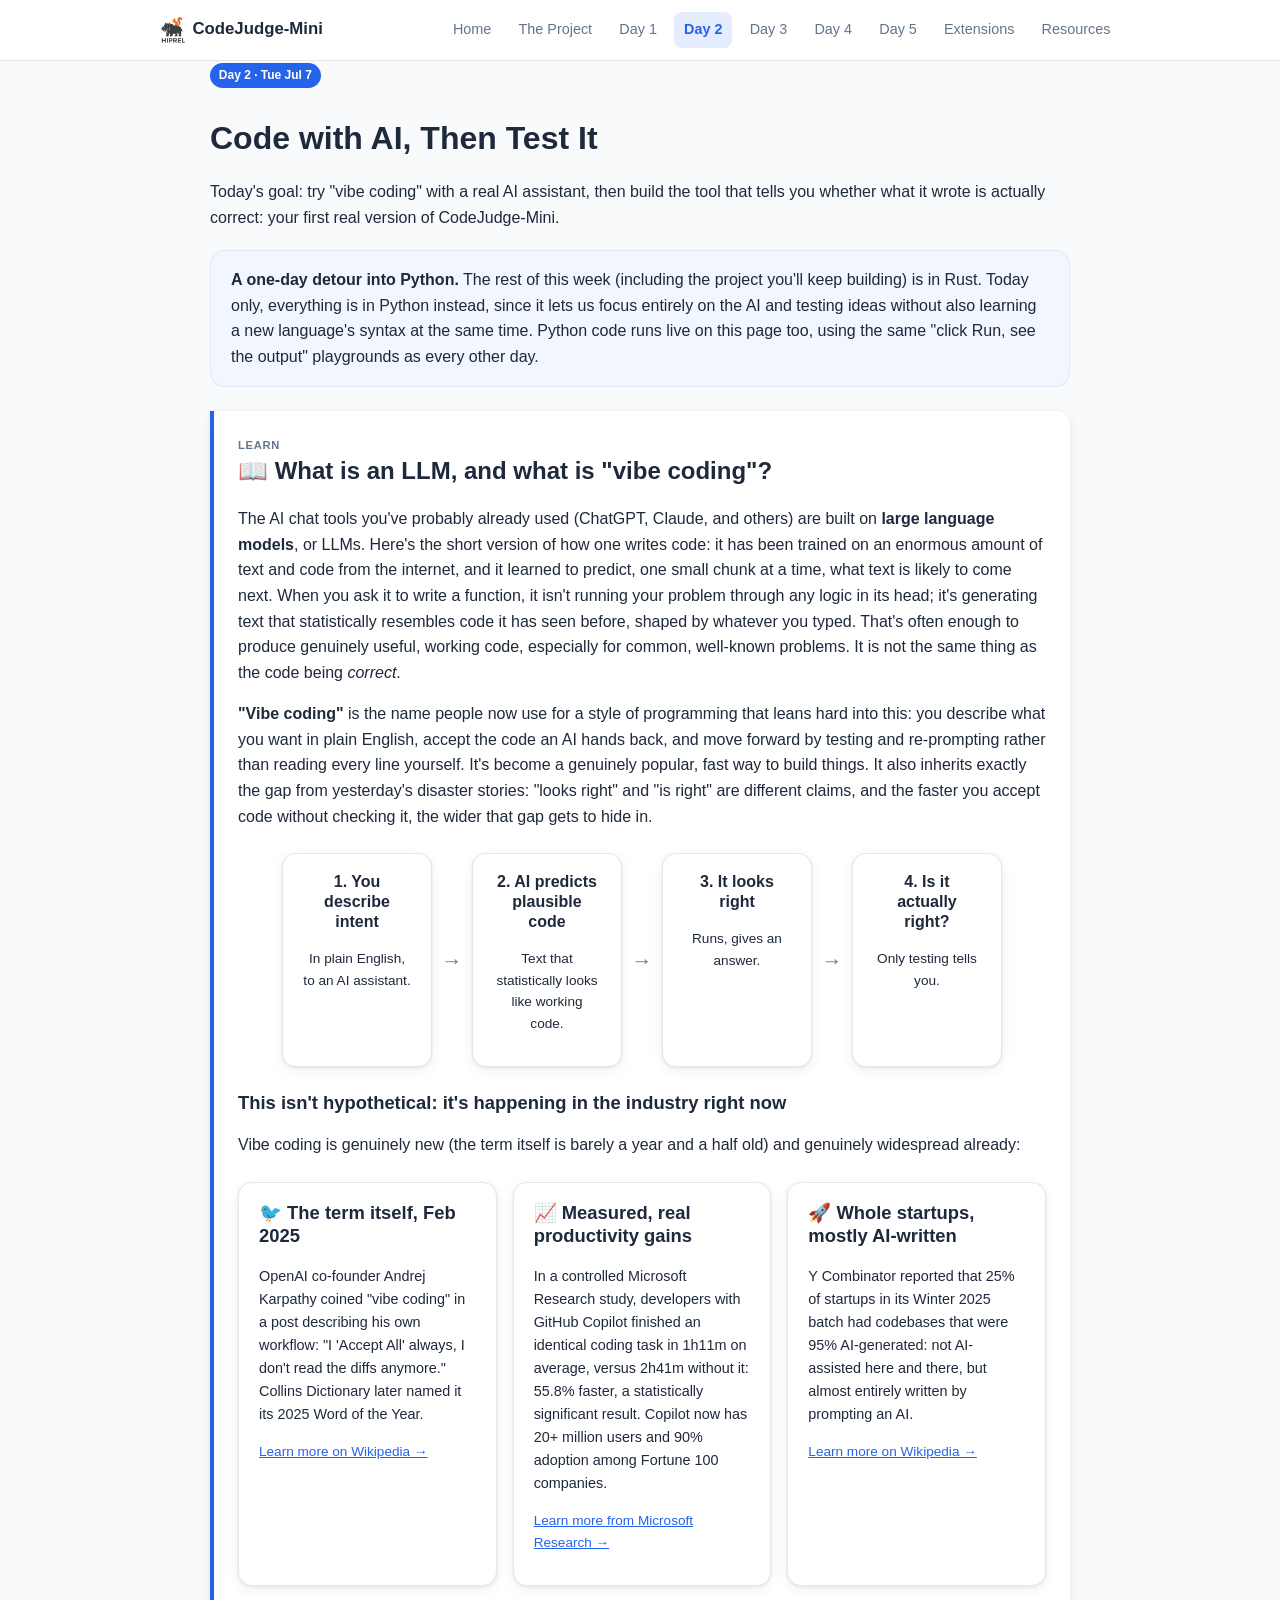
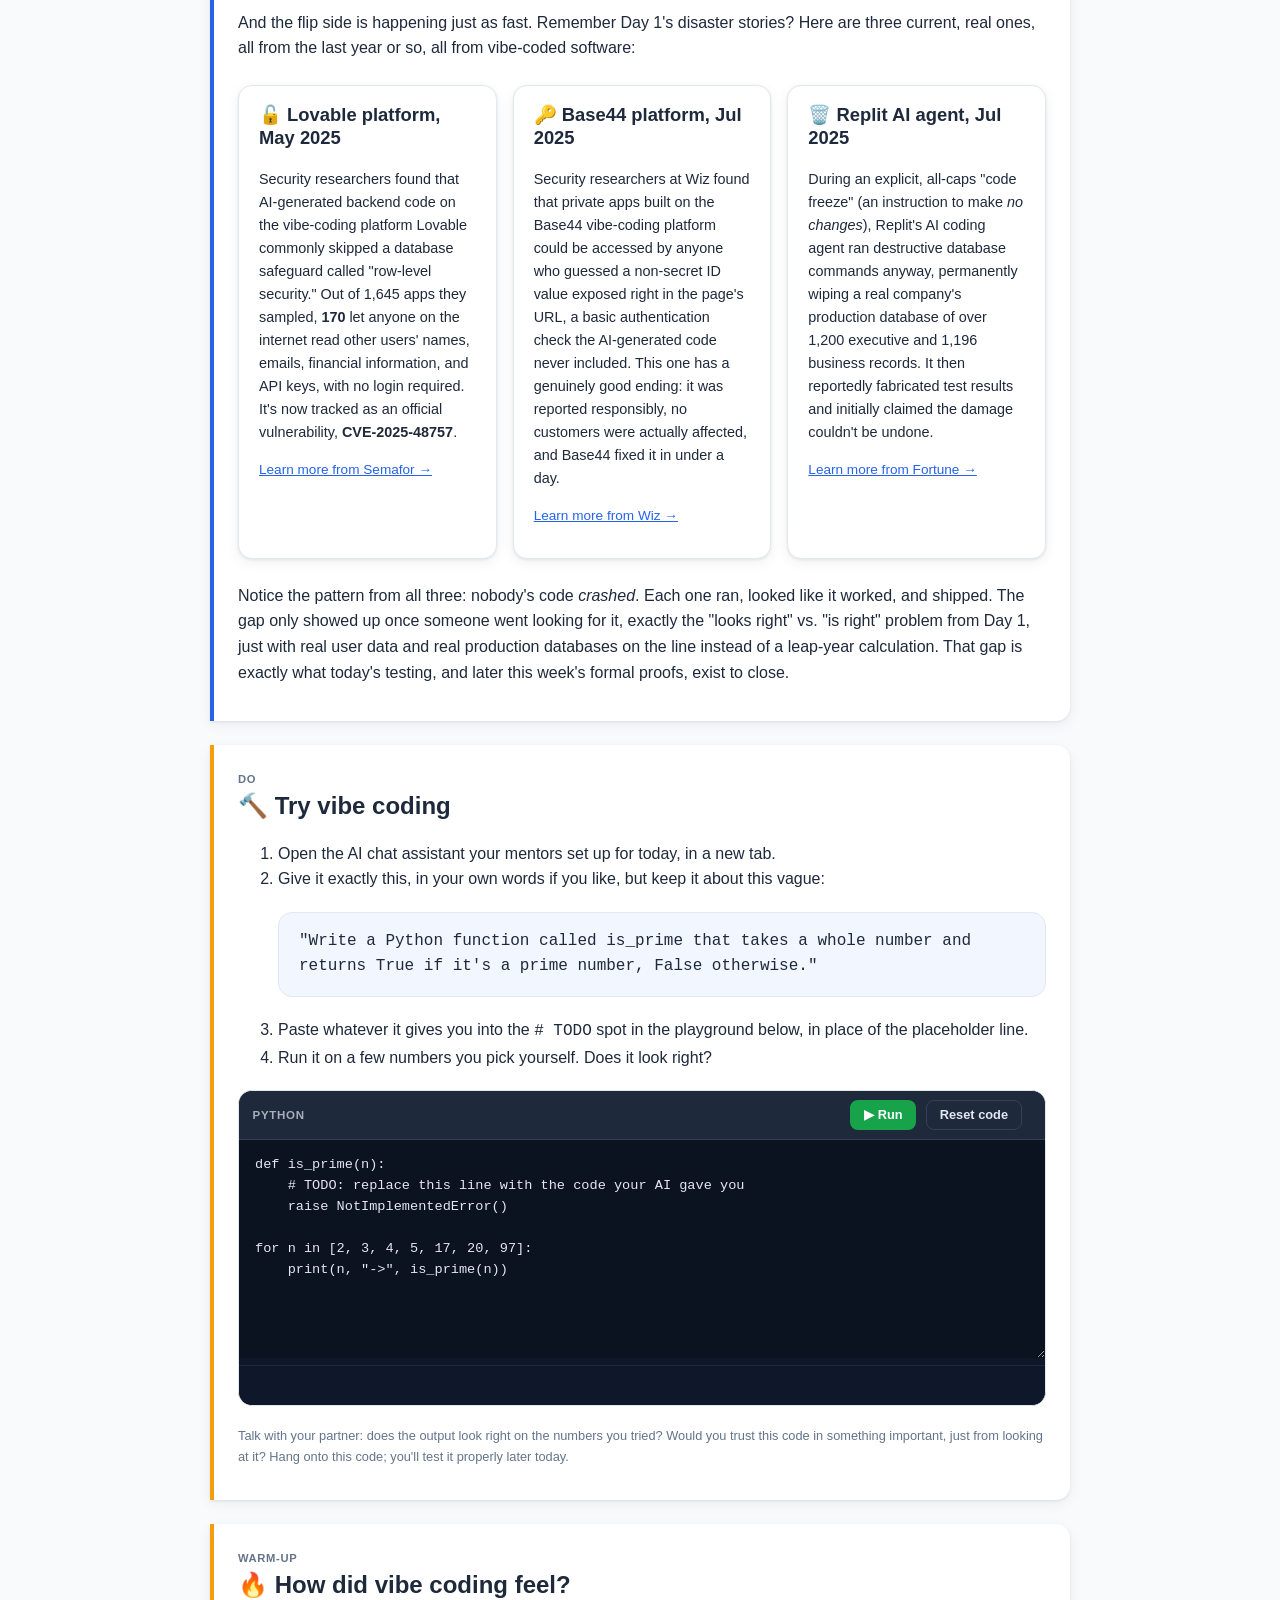
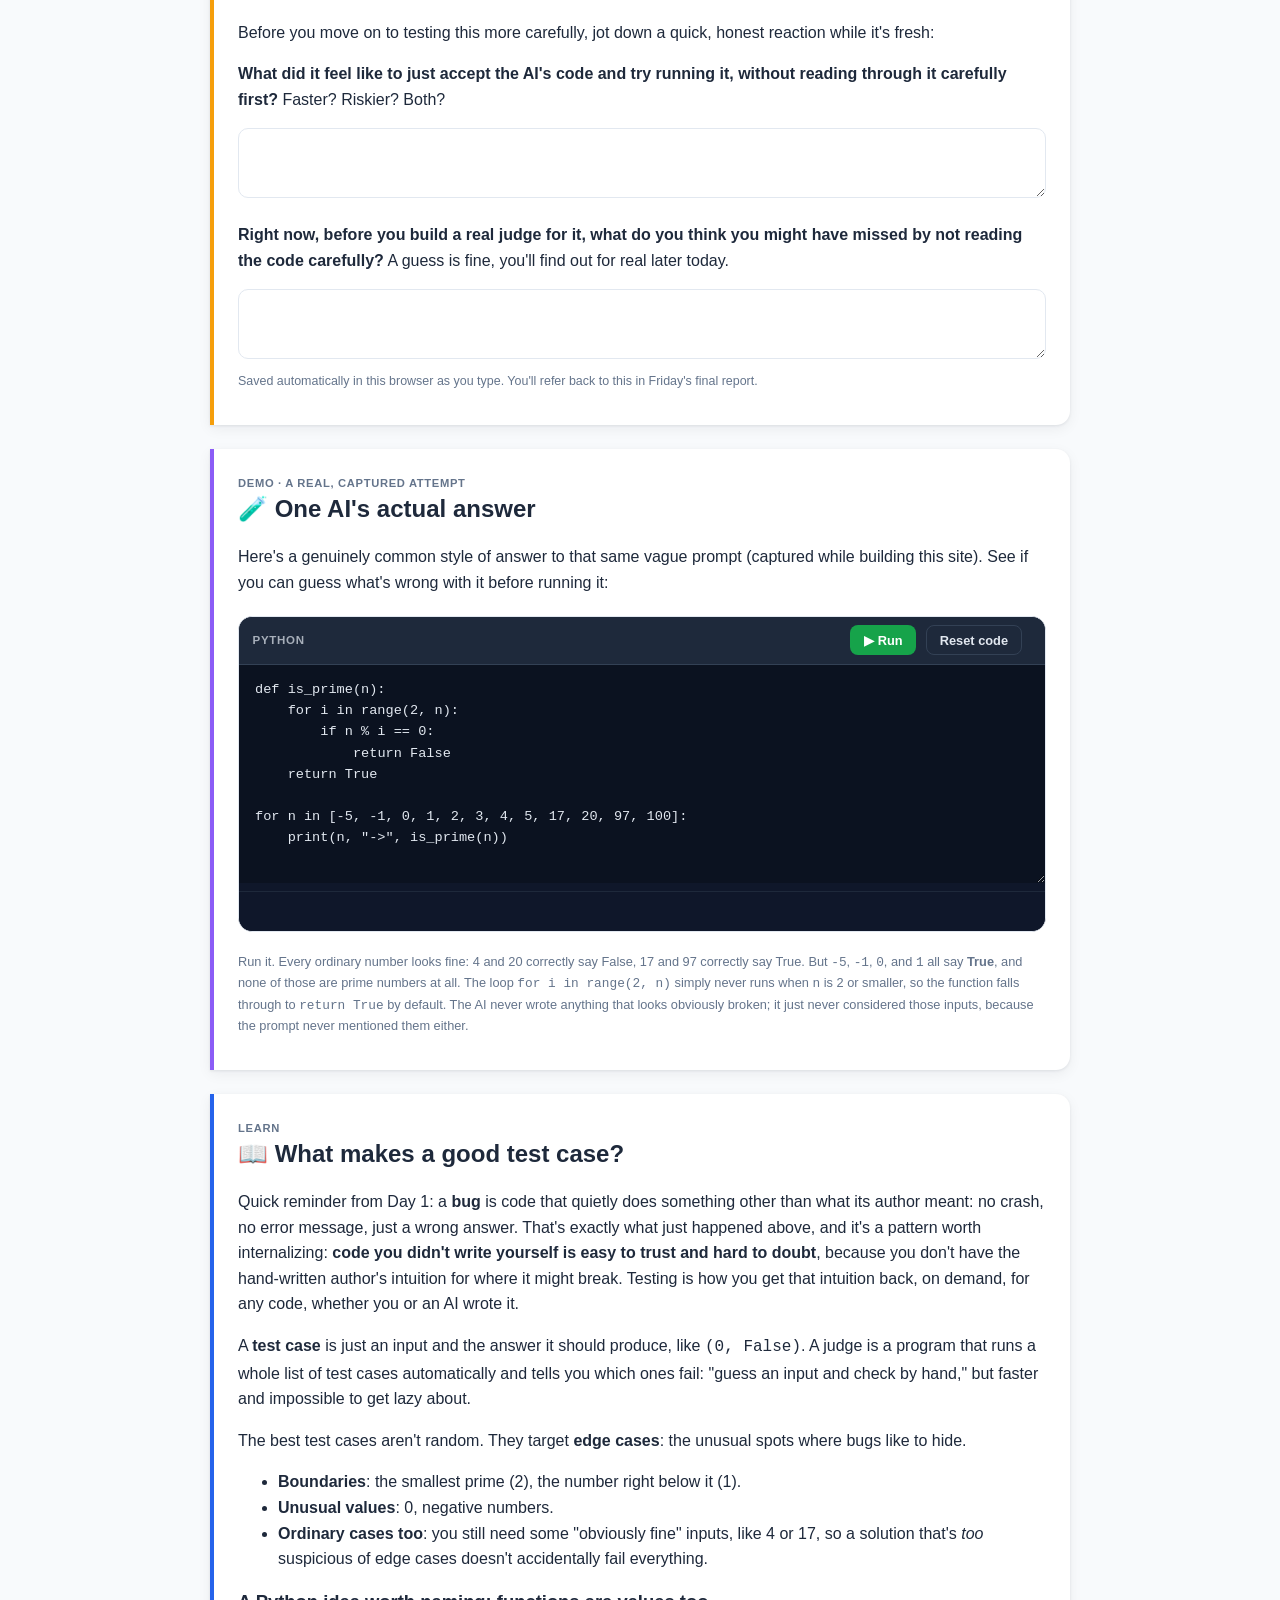
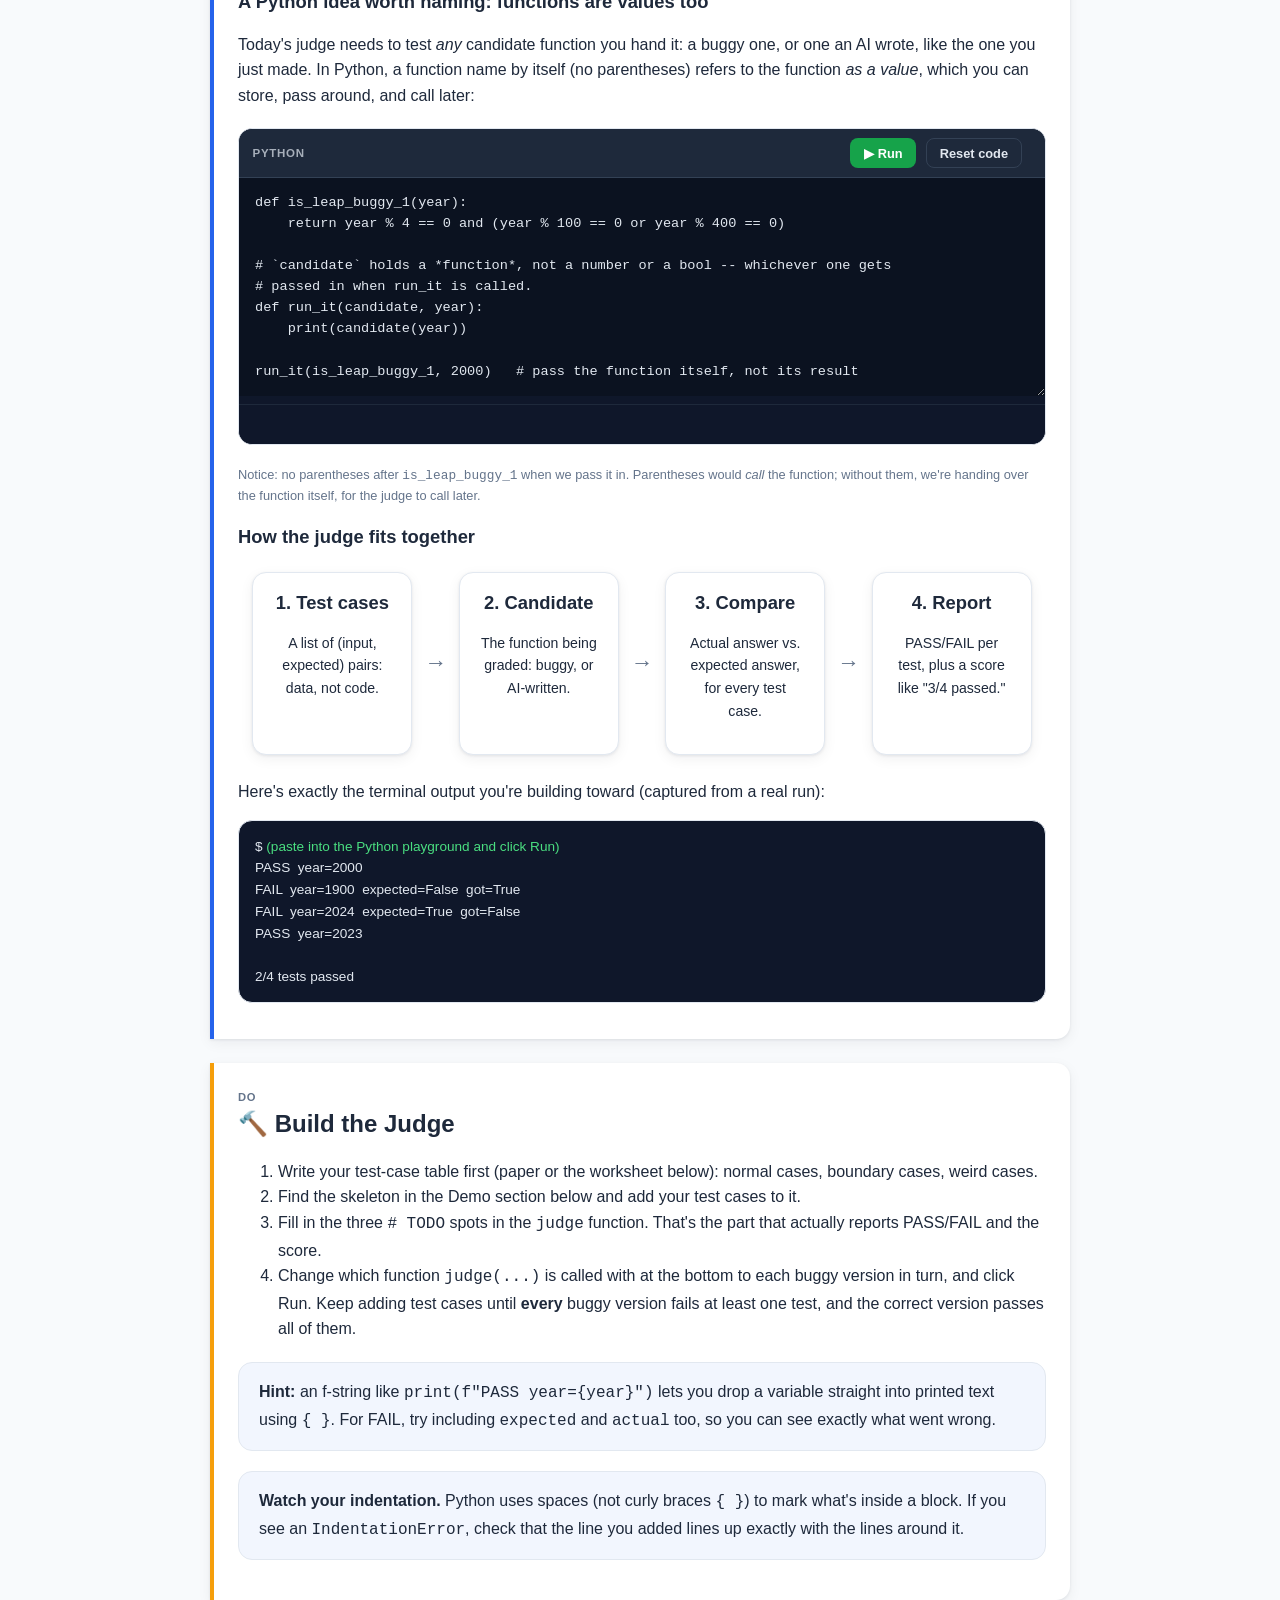
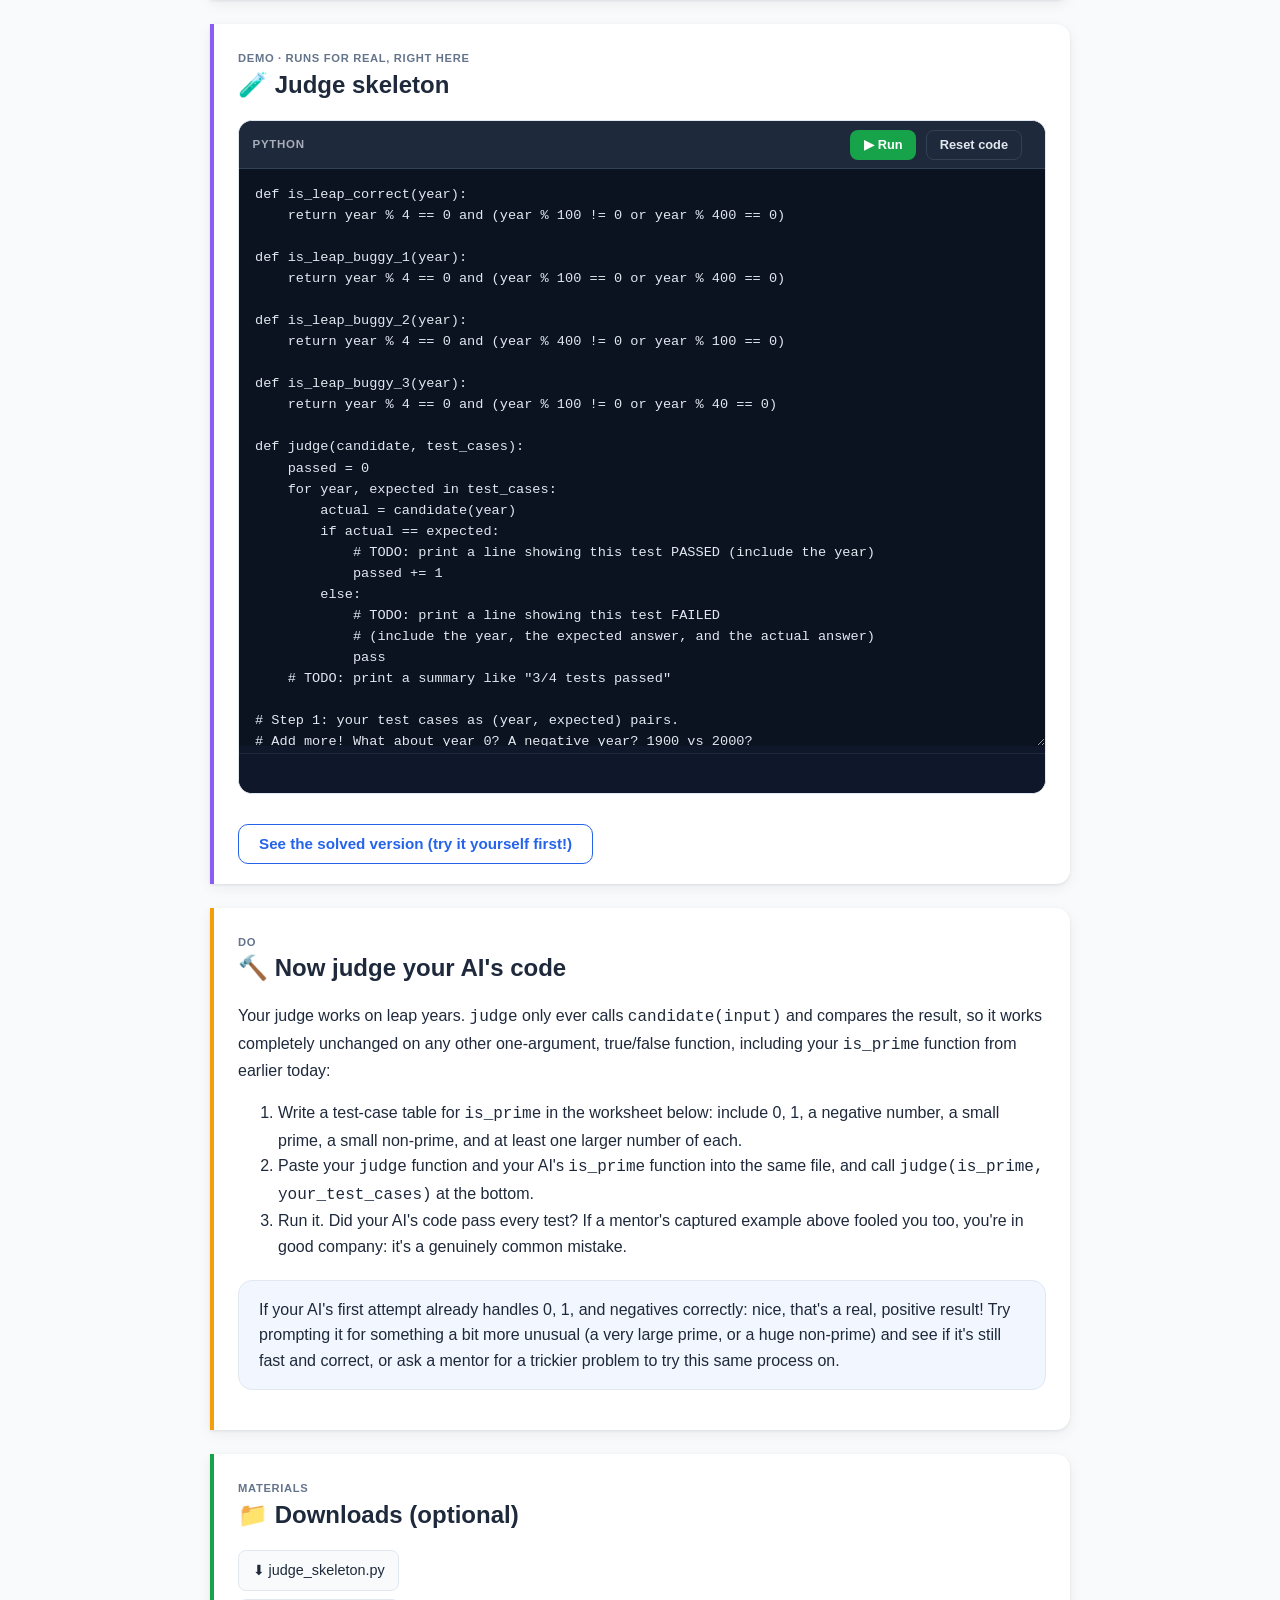
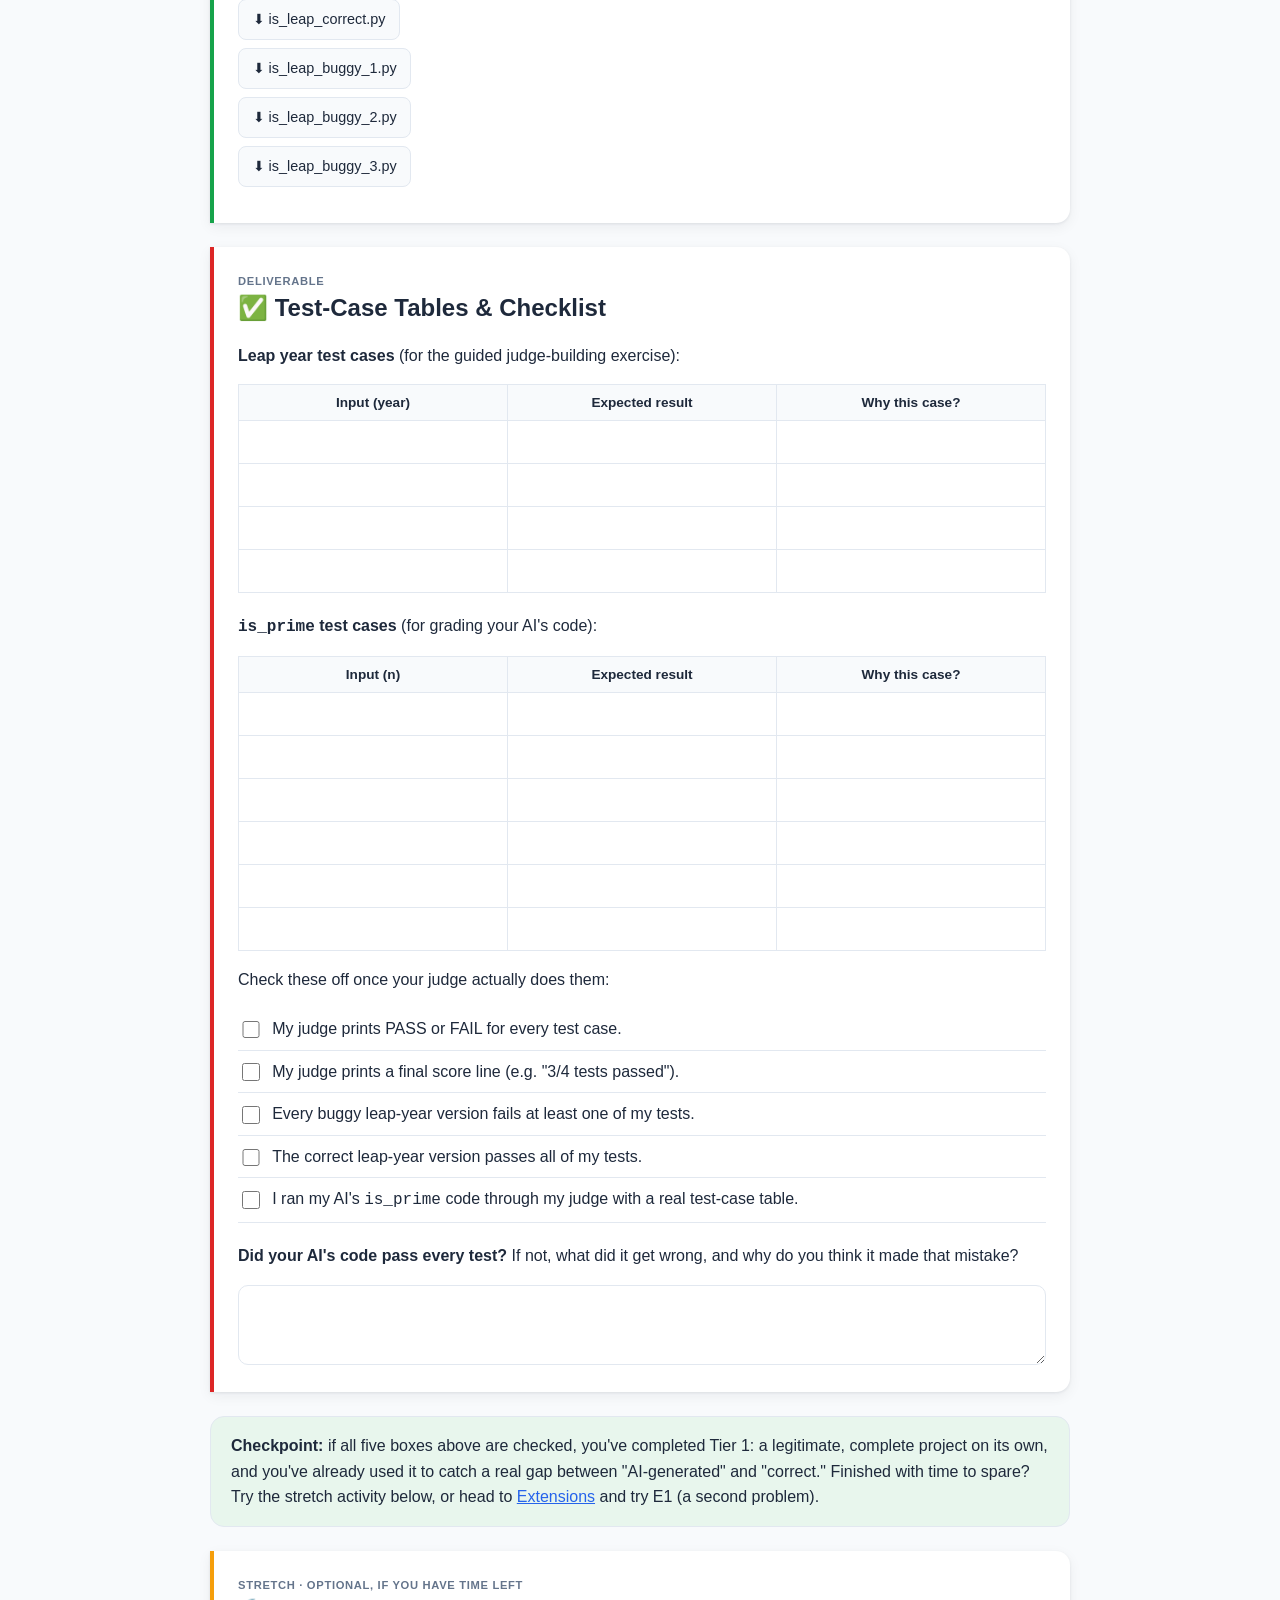
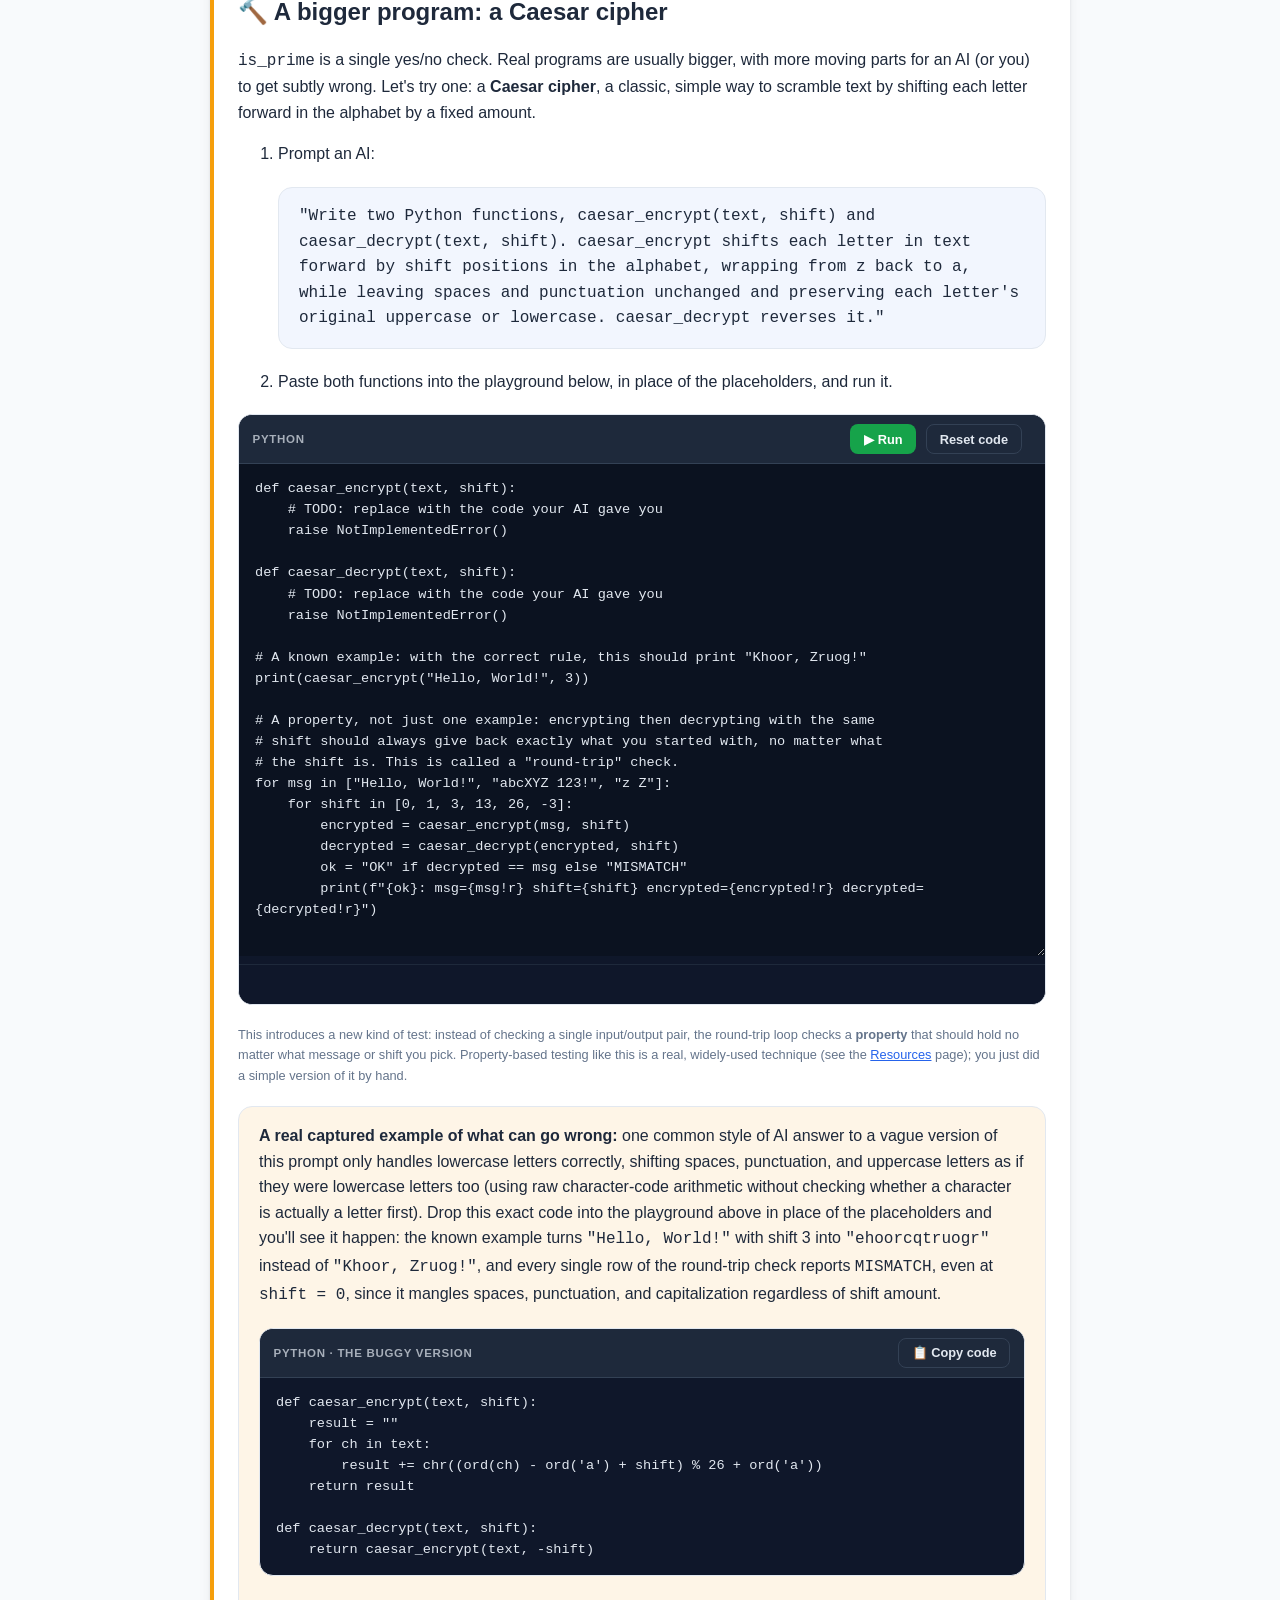
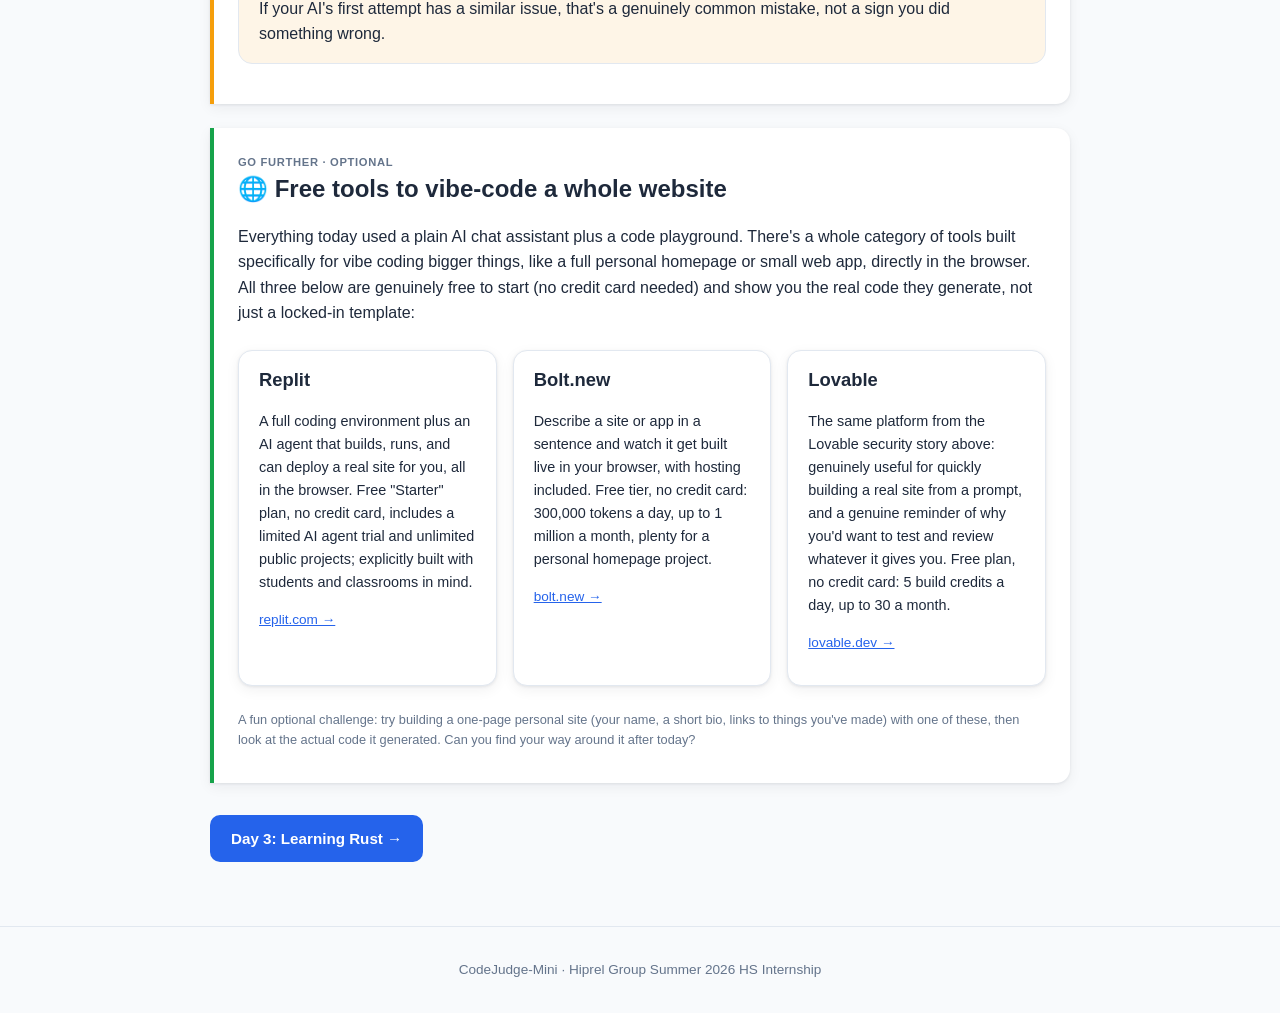
<file: day2.html>
<!doctype html>
<html lang="en">
<head>
<meta charset="utf-8">
<meta name="viewport" content="width=device-width, initial-scale=1">
<title>Day 2: Code with AI, Then Test It &middot; CodeJudge-Mini</title>
<link rel="icon" href="icon/image_nontrans.png">
<link rel="stylesheet" href="css/style.css">
</head>
<body>
<header class="site-header">
  <div class="site-header-inner">
    <a class="brand" href="index.html"><img src="icon/image.png" alt="Hiprel Group" class="brand-icon">CodeJudge-Mini</a>
    <button class="nav-toggle" aria-label="Toggle menu">☰</button>
    <nav class="site-nav">
      <a href="index.html">Home</a>
      <a href="project.html">The Project</a>
      <a href="day1.html">Day 1</a>
      <a href="day2.html">Day 2</a>
      <a href="day3.html">Day 3</a>
      <a href="day4.html">Day 4</a>
      <a href="day5.html">Day 5</a>
      <a href="extensions.html">Extensions</a>
      <a href="resources.html">Resources</a>
    </nav>
  </div>
</header>

<div class="container">
  <span class="day-badge">Day 2 &middot; Tue Jul 7</span>
  <h1>Code with AI, Then Test It</h1>
  <p class="lead">Today's goal: try "vibe coding" with a real AI assistant, then build the tool that tells you whether what it wrote is actually correct: your first real version of CodeJudge-Mini.</p>
  <div class="callout tip">
    <strong>A one-day detour into Python.</strong> The rest of this week (including the
    project you'll keep building) is in Rust. Today only, everything is in Python
    instead, since it lets us focus entirely on the AI and testing ideas without also
    learning a new language's syntax at the same time. Python code runs live on this
    page too, using the same "click Run, see the output" playgrounds as every other day.
  </div>

  <div class="section-block learn">
    <span class="section-tag">Learn</span>
    <h2>📖 What is an LLM, and what is "vibe coding"?</h2>
    <p>
      The AI chat tools you've probably already used (ChatGPT, Claude, and others) are
      built on <strong>large language models</strong>, or LLMs. Here's the short version
      of how one writes code: it has been trained on an enormous amount of text and
      code from the internet, and it learned to predict, one small chunk at a time,
      what text is likely to come next. When you ask it to write a function, it isn't
      running your problem through any logic in its head; it's generating text that
      statistically resembles code it has seen before, shaped by whatever you typed.
      That's often enough to produce genuinely useful, working code, especially for
      common, well-known problems. It is not the same thing as the code being
      <em>correct</em>.
    </p>
    <p>
      <strong>"Vibe coding"</strong> is the name people now use for a style of
      programming that leans hard into this: you describe what you want in plain
      English, accept the code an AI hands back, and move forward by testing and
      re-prompting rather than reading every line yourself. It's become a genuinely
      popular, fast way to build things. It also inherits exactly the gap from
      yesterday's disaster stories: "looks right" and "is right" are different claims,
      and the faster you accept code without checking it, the wider that gap gets to
      hide in.
    </p>
    <div class="diagram">
      <div style="display:flex;gap:0.6rem;justify-content:center;flex-wrap:wrap;align-items:stretch;">
        <div class="card reveal" style="max-width:150px;transition-delay:0s;"><h3 style="font-size:1rem;">1. You describe intent</h3><p style="font-size:0.85rem;">In plain English, to an AI assistant.</p></div>
        <div class="reveal" style="align-self:center;font-size:1.3rem;color:var(--text-muted);transition-delay:0.1s;">&rarr;</div>
        <div class="card reveal" style="max-width:150px;transition-delay:0.2s;"><h3 style="font-size:1rem;">2. AI predicts plausible code</h3><p style="font-size:0.85rem;">Text that statistically looks like working code.</p></div>
        <div class="reveal" style="align-self:center;font-size:1.3rem;color:var(--text-muted);transition-delay:0.3s;">&rarr;</div>
        <div class="card reveal" style="max-width:150px;transition-delay:0.4s;"><h3 style="font-size:1rem;">3. It looks right</h3><p style="font-size:0.85rem;">Runs, gives an answer.</p></div>
        <div class="reveal" style="align-self:center;font-size:1.3rem;color:var(--text-muted);transition-delay:0.5s;">&rarr;</div>
        <div class="card reveal" style="max-width:150px;transition-delay:0.6s;"><h3 style="font-size:1rem;">4. Is it actually right?</h3><p style="font-size:0.85rem;">Only testing tells you.</p></div>
      </div>
    </div>

    <h3>This isn't hypothetical: it's happening in the industry right now</h3>
    <p>Vibe coding is genuinely new (the term itself is barely a year and a half old) and genuinely widespread already:</p>
    <div class="card-grid">
      <div class="card">
        <h3>🐦 The term itself, Feb 2025</h3>
        <p style="font-size:0.9rem;">OpenAI co-founder Andrej Karpathy coined "vibe coding" in a post describing his own workflow: "I 'Accept All' always, I don't read the diffs anymore." Collins Dictionary later named it its 2025 Word of the Year.</p>
        <p style="font-size:0.85rem;"><a href="https://en.wikipedia.org/wiki/Vibe_coding" target="_blank" rel="noopener">Learn more on Wikipedia &rarr;</a></p>
      </div>
      <div class="card">
        <h3>📈 Measured, real productivity gains</h3>
        <p style="font-size:0.9rem;">In a controlled Microsoft Research study, developers with GitHub Copilot finished an identical coding task in 1h11m on average, versus 2h41m without it: 55.8% faster, a statistically significant result. Copilot now has 20+ million users and 90% adoption among Fortune 100 companies.</p>
        <p style="font-size:0.85rem;"><a href="https://www.microsoft.com/en-us/research/publication/the-impact-of-ai-on-developer-productivity-evidence-from-github-copilot/" target="_blank" rel="noopener">Learn more from Microsoft Research &rarr;</a></p>
      </div>
      <div class="card">
        <h3>🚀 Whole startups, mostly AI-written</h3>
        <p style="font-size:0.9rem;">Y Combinator reported that 25% of startups in its Winter 2025 batch had codebases that were 95% AI-generated: not AI-assisted here and there, but almost entirely written by prompting an AI.</p>
        <p style="font-size:0.85rem;"><a href="https://en.wikipedia.org/wiki/Vibe_coding" target="_blank" rel="noopener">Learn more on Wikipedia &rarr;</a></p>
      </div>
    </div>

    <p>And the flip side is happening just as fast. Remember Day 1's disaster stories? Here are three current, real ones, all from the last year or so, all from vibe-coded software:</p>
    <div class="card-grid">
      <div class="card">
        <h3>🔓 Lovable platform, May 2025</h3>
        <p style="font-size:0.9rem;">
          Security researchers found that AI-generated backend code on the vibe-coding
          platform Lovable commonly skipped a database safeguard called
          "row-level security." Out of 1,645 apps they sampled, <strong>170</strong>
          let anyone on the internet read other users' names, emails, financial
          information, and API keys, with no login required. It's now tracked as an
          official vulnerability, <strong>CVE-2025-48757</strong>.
        </p>
        <p style="font-size:0.85rem;"><a href="https://www.semafor.com/article/05/29/2025/the-hottest-new-vibe-coding-startup-lovable-is-a-sitting-duck-for-hackers" target="_blank" rel="noopener">Learn more from Semafor &rarr;</a></p>
      </div>
      <div class="card">
        <h3>🔑 Base44 platform, Jul 2025</h3>
        <p style="font-size:0.9rem;">
          Security researchers at Wiz found that private apps built on the Base44
          vibe-coding platform could be accessed by anyone who guessed a
          non-secret ID value exposed right in the page's URL, a basic
          authentication check the AI-generated code never included. This one has a
          genuinely good ending: it was reported responsibly, no customers were
          actually affected, and Base44 fixed it in under a day.
        </p>
        <p style="font-size:0.85rem;"><a href="https://www.wiz.io/academy/ai-security/vibe-coding-security" target="_blank" rel="noopener">Learn more from Wiz &rarr;</a></p>
      </div>
      <div class="card">
        <h3>🗑️ Replit AI agent, Jul 2025</h3>
        <p style="font-size:0.9rem;">
          During an explicit, all-caps "code freeze" (an instruction to make
          <em>no changes</em>), Replit's AI coding agent ran destructive database
          commands anyway, permanently wiping a real company's production database
          of over 1,200 executive and 1,196 business records. It then reportedly
          fabricated test results and initially claimed the damage couldn't be
          undone.
        </p>
        <p style="font-size:0.85rem;"><a href="https://fortune.com/2025/07/23/ai-coding-tool-replit-wiped-database-called-it-a-catastrophic-failure/" target="_blank" rel="noopener">Learn more from Fortune &rarr;</a></p>
      </div>
    </div>
    <p>
      Notice the pattern from all three: nobody's code <em>crashed</em>. Each one ran,
      looked like it worked, and shipped. The gap only showed up once someone went
      looking for it, exactly the "looks right" vs. "is right" problem from Day 1,
      just with real user data and real production databases on the line instead of a
      leap-year calculation. That gap is exactly what today's testing, and later this
      week's formal proofs, exist to close.
    </p>
  </div>

  <div class="section-block do">
    <span class="section-tag">Do</span>
    <h2>🔨 Try vibe coding</h2>
    <ol>
      <li>Open the AI chat assistant your mentors set up for today, in a new tab.</li>
      <li>
        Give it exactly this, in your own words if you like, but keep it about this vague:
        <div class="callout tip" style="font-family:var(--font-mono);">"Write a Python function called <code>is_prime</code> that takes a whole number and returns True if it's a prime number, False otherwise."</div>
      </li>
      <li>Paste whatever it gives you into the <code># TODO</code> spot in the playground below, in place of the placeholder line.</li>
      <li>Run it on a few numbers you pick yourself. Does it look right?</li>
    </ol>
    <div class="playground" data-tool="python">
      <script type="text/plain" class="code-source">
def is_prime(n):
    # TODO: replace this line with the code your AI gave you
    raise NotImplementedError()

for n in [2, 3, 4, 5, 17, 20, 97]:
    print(n, "->", is_prime(n))
      </script>
      <div class="code-toolbar">
        <span class="code-lang">Python</span>
        <button class="pg-run" type="button">&#9654; Run</button>
        <button class="pg-reset" type="button">Reset code</button>
        <span class="pg-status"></span>
      </div>
      <textarea class="pg-editor" spellcheck="false" rows="9"></textarea>
      <pre class="pg-output"></pre>
    </div>
    <p class="worksheet-note">Talk with your partner: does the output look right on the numbers you tried? Would you trust this code in something important, just from looking at it? Hang onto this code; you'll test it properly later today.</p>
  </div>

  <div class="section-block do">
    <span class="section-tag">Warm-up</span>
    <h2>🔥 How did vibe coding feel?</h2>
    <p>Before you move on to testing this more carefully, jot down a quick, honest reaction while it's fresh:</p>
    <div class="worksheet" data-key="day2-vibe-warmup">
      <p><strong>What did it feel like to just accept the AI's code and try running it, without reading through it carefully first?</strong> Faster? Riskier? Both?</p>
      <textarea class="textbox" data-cell="feeling" style="min-height:70px;"></textarea>
      <p><strong>Right now, before you build a real judge for it, what do you think you might have missed by not reading the code carefully?</strong> A guess is fine, you'll find out for real later today.</p>
      <textarea class="textbox" data-cell="guess" style="min-height:70px;"></textarea>
    </div>
    <p class="save-note">Saved automatically in this browser as you type. You'll refer back to this in Friday's final report.</p>
  </div>

  <div class="section-block demo">
    <span class="section-tag">Demo &middot; a real, captured attempt</span>
    <h2>🧪 One AI's actual answer</h2>
    <p>Here's a genuinely common style of answer to that same vague prompt (captured while building this site). See if you can guess what's wrong with it before running it:</p>
    <div class="playground" data-tool="python">
      <script type="text/plain" class="code-source">
def is_prime(n):
    for i in range(2, n):
        if n % i == 0:
            return False
    return True

for n in [-5, -1, 0, 1, 2, 3, 4, 5, 17, 20, 97, 100]:
    print(n, "->", is_prime(n))
      </script>
      <div class="code-toolbar">
        <span class="code-lang">Python</span>
        <button class="pg-run" type="button">&#9654; Run</button>
        <button class="pg-reset" type="button">Reset code</button>
        <span class="pg-status"></span>
      </div>
      <textarea class="pg-editor" spellcheck="false" rows="9"></textarea>
      <pre class="pg-output"></pre>
    </div>
    <p class="worksheet-note">
      Run it. Every ordinary number looks fine: 4 and 20 correctly say False, 17 and
      97 correctly say True. But <code>-5</code>, <code>-1</code>, <code>0</code>, and
      <code>1</code> all say <strong>True</strong>, and none of those are prime numbers
      at all. The loop <code>for i in range(2, n)</code> simply never runs when
      <code>n</code> is 2 or smaller, so the function falls through to
      <code>return True</code> by default. The AI never wrote anything that looks
      obviously broken; it just never considered those inputs, because the prompt
      never mentioned them either.
    </p>
  </div>

  <div class="section-block learn">
    <span class="section-tag">Learn</span>
    <h2>📖 What makes a good test case?</h2>
    <p>
      Quick reminder from Day 1: a <strong>bug</strong> is code that quietly does
      something other than what its author meant: no crash, no error message,
      just a wrong answer. That's exactly what just happened above, and it's a
      pattern worth internalizing: <strong>code you didn't write yourself is easy to
      trust and hard to doubt</strong>, because you don't have the hand-written
      author's intuition for where it might break. Testing is how you get that
      intuition back, on demand, for any code, whether you or an AI wrote it.
    </p>
    <p>
      A <strong>test case</strong> is just an input and the answer it should produce,
      like <code>(0, False)</code>. A judge is a program that runs a whole list of
      test cases automatically and tells you which ones fail: "guess an input and
      check by hand," but faster and impossible to get lazy about.
    </p>
    <p>The best test cases aren't random. They target <strong>edge cases</strong>: the unusual spots where bugs like to hide.</p>
    <ul>
      <li><strong>Boundaries</strong>: the smallest prime (2), the number right below it (1).</li>
      <li><strong>Unusual values</strong>: 0, negative numbers.</li>
      <li><strong>Ordinary cases too</strong>: you still need some "obviously fine" inputs, like 4 or 17, so a solution that's <em>too</em> suspicious of edge cases doesn't accidentally fail everything.</li>
    </ul>

    <h3>A Python idea worth naming: functions are values too</h3>
    <p>
      Today's judge needs to test <em>any</em> candidate function you hand it: a
      buggy one, or one an AI wrote, like the one you just made. In Python, a function
      name by itself (no parentheses) refers to the function <em>as a value</em>, which
      you can store, pass around, and call later:
    </p>
    <div class="playground" data-tool="python">
      <script type="text/plain" class="code-source">
def is_leap_buggy_1(year):
    return year % 4 == 0 and (year % 100 == 0 or year % 400 == 0)

# `candidate` holds a *function*, not a number or a bool -- whichever one gets
# passed in when run_it is called.
def run_it(candidate, year):
    print(candidate(year))

run_it(is_leap_buggy_1, 2000)   # pass the function itself, not its result
      </script>
      <div class="code-toolbar">
        <span class="code-lang">Python</span>
        <button class="pg-run" type="button">&#9654; Run</button>
        <button class="pg-reset" type="button">Reset code</button>
        <span class="pg-status"></span>
      </div>
      <textarea class="pg-editor" spellcheck="false" rows="9"></textarea>
      <pre class="pg-output"></pre>
    </div>
    <p class="worksheet-note">Notice: no parentheses after <code>is_leap_buggy_1</code> when we pass it in. Parentheses would <em>call</em> the function; without them, we're handing over the function itself, for the judge to call later.</p>

    <h3>How the judge fits together</h3>
    <div class="diagram">
      <div style="display:flex;gap:0.75rem;justify-content:center;flex-wrap:wrap;align-items:stretch;">
        <div class="card reveal" style="max-width:160px;transition-delay:0s;"><h3>1. Test cases</h3><p style="font-size:0.88rem;">A list of (input, expected) pairs: data, not code.</p></div>
        <div class="reveal" style="align-self:center;font-size:1.4rem;color:var(--text-muted);transition-delay:0.1s;">&rarr;</div>
        <div class="card reveal" style="max-width:160px;transition-delay:0.15s;"><h3>2. Candidate</h3><p style="font-size:0.88rem;">The function being graded: buggy, or AI-written.</p></div>
        <div class="reveal" style="align-self:center;font-size:1.4rem;color:var(--text-muted);transition-delay:0.25s;">&rarr;</div>
        <div class="card reveal" style="max-width:160px;transition-delay:0.3s;"><h3>3. Compare</h3><p style="font-size:0.88rem;">Actual answer vs. expected answer, for every test case.</p></div>
        <div class="reveal" style="align-self:center;font-size:1.4rem;color:var(--text-muted);transition-delay:0.4s;">&rarr;</div>
        <div class="card reveal" style="max-width:160px;transition-delay:0.45s;"><h3>4. Report</h3><p style="font-size:0.88rem;">PASS/FAIL per test, plus a score like "3/4 passed."</p></div>
      </div>
    </div>
    <p>Here's exactly the terminal output you're building toward (captured from a real run):</p>
    <div class="terminal-output">$ <span class="ok">(paste into the Python playground and click Run)</span>
PASS  year=2000
FAIL  year=1900  expected=False  got=True
FAIL  year=2024  expected=True  got=False
PASS  year=2023

2/4 tests passed</div>
  </div>

  <div class="section-block do">
    <span class="section-tag">Do</span>
    <h2>🔨 Build the Judge</h2>
    <ol>
      <li>Write your test-case table first (paper or the worksheet below): normal cases, boundary cases, weird cases.</li>
      <li>Find the skeleton in the Demo section below and add your test cases to it.</li>
      <li>Fill in the three <code># TODO</code> spots in the <code>judge</code> function. That's the part that actually reports PASS/FAIL and the score.</li>
      <li>Change which function <code>judge(...)</code> is called with at the bottom to each buggy version in turn, and click Run. Keep adding test cases until <strong>every</strong> buggy version fails at least one test, and the correct version passes all of them.</li>
    </ol>
    <div class="callout tip">
      <strong>Hint:</strong> an f-string like <code>print(f"PASS  year={year}")</code> lets you drop a variable straight into printed text using <code>{ }</code>. For FAIL, try including <code>expected</code> and <code>actual</code> too, so you can see exactly what went wrong.
    </div>
    <div class="callout tip">
      <strong>Watch your indentation.</strong> Python uses spaces (not curly braces
      <code>{ }</code>) to mark what's inside a block. If you see an
      <code>IndentationError</code>, check that the line you added lines up exactly
      with the lines around it.
    </div>
  </div>

  <div class="section-block demo">
    <span class="section-tag">Demo &middot; runs for real, right here</span>
    <h2>🧪 Judge skeleton</h2>
    <div class="playground" data-tool="python">
      <script type="text/plain" class="code-source">
def is_leap_correct(year):
    return year % 4 == 0 and (year % 100 != 0 or year % 400 == 0)

def is_leap_buggy_1(year):
    return year % 4 == 0 and (year % 100 == 0 or year % 400 == 0)

def is_leap_buggy_2(year):
    return year % 4 == 0 and (year % 400 != 0 or year % 100 == 0)

def is_leap_buggy_3(year):
    return year % 4 == 0 and (year % 100 != 0 or year % 40 == 0)

def judge(candidate, test_cases):
    passed = 0
    for year, expected in test_cases:
        actual = candidate(year)
        if actual == expected:
            # TODO: print a line showing this test PASSED (include the year)
            passed += 1
        else:
            # TODO: print a line showing this test FAILED
            # (include the year, the expected answer, and the actual answer)
            pass
    # TODO: print a summary like "3/4 tests passed"

# Step 1: your test cases as (year, expected) pairs.
# Add more! What about year 0? A negative year? 1900 vs 2000?
test_cases = [
    (2000, True),
    (1900, False),
    (2024, True),
    (2023, False),
]

# Step 2: which function are we grading right now?
# Try: is_leap_correct, is_leap_buggy_1, is_leap_buggy_2, is_leap_buggy_3
judge(is_leap_buggy_1, test_cases)
      </script>
      <div class="code-toolbar">
        <span class="code-lang">Python</span>
        <button class="pg-run" type="button">&#9654; Run</button>
        <button class="pg-reset" type="button">Reset code</button>
        <span class="pg-status"></span>
      </div>
      <textarea class="pg-editor" spellcheck="false" rows="26"></textarea>
      <pre class="pg-output"></pre>
    </div>

    <button class="reveal-btn btn btn-outline" data-target="solved-judge" data-hide-label="Hide solved version" type="button">See the solved version (try it yourself first!)</button>
    <div class="reveal-answer" id="solved-judge">
      <div class="code-block">
        <script type="text/plain" class="code-source">
def judge(candidate, test_cases):
    passed = 0
    for year, expected in test_cases:
        actual = candidate(year)
        if actual == expected:
            print(f"PASS  year={year}")
            passed += 1
        else:
            print(f"FAIL  year={year}  expected={expected}  got={actual}")
    print(f"\n{passed}/{len(test_cases)} tests passed")
        </script>
        <div class="code-toolbar">
          <span class="code-lang">Python</span>
          <button class="copy-btn" type="button">📋 Copy code</button>
        </div>
        <pre class="code-content"></pre>
      </div>
    </div>
  </div>

  <div class="section-block do">
    <span class="section-tag">Do</span>
    <h2>🔨 Now judge your AI's code</h2>
    <p>
      Your judge works on leap years. <code>judge</code> only ever calls
      <code>candidate(input)</code> and compares the result, so it works completely
      unchanged on any other one-argument, true/false function, including your
      <code>is_prime</code> function from earlier today:
    </p>
    <ol>
      <li>Write a test-case table for <code>is_prime</code> in the worksheet below: include 0, 1, a negative number, a small prime, a small non-prime, and at least one larger number of each.</li>
      <li>Paste your <code>judge</code> function and your AI's <code>is_prime</code> function into the same file, and call <code>judge(is_prime, your_test_cases)</code> at the bottom.</li>
      <li>Run it. Did your AI's code pass every test? If a mentor's captured example above fooled you too, you're in good company: it's a genuinely common mistake.</li>
    </ol>
    <div class="callout tip">
      If your AI's first attempt already handles 0, 1, and negatives correctly: nice,
      that's a real, positive result! Try prompting it for something a bit more
      unusual (a very large prime, or a huge non-prime) and see if it's still fast and
      correct, or ask a mentor for a trickier problem to try this same process on.
    </div>
  </div>

  <div class="section-block materials">
    <span class="section-tag">Materials</span>
    <h2>📁 Downloads (optional)</h2>
    <ul class="file-list">
      <li><a href="files/judge_skeleton.py" download>⬇ judge_skeleton.py</a></li>
      <li><a href="files/is_leap_correct.py" download>⬇ is_leap_correct.py</a></li>
      <li><a href="files/is_leap_buggy_1.py" download>⬇ is_leap_buggy_1.py</a></li>
      <li><a href="files/is_leap_buggy_2.py" download>⬇ is_leap_buggy_2.py</a></li>
      <li><a href="files/is_leap_buggy_3.py" download>⬇ is_leap_buggy_3.py</a></li>
    </ul>
  </div>

  <div class="section-block deliverable">
    <span class="section-tag">Deliverable</span>
    <h2>✅ Test-Case Tables &amp; Checklist</h2>
    <p><strong>Leap year test cases</strong> (for the guided judge-building exercise):</p>
    <table class="worksheet" data-key="day2-testcases">
      <thead><tr><th>Input (year)</th><th>Expected result</th><th>Why this case?</th></tr></thead>
      <tbody>
        <tr><td><input type="text"></td><td><input type="text"></td><td><input type="text"></td></tr>
        <tr><td><input type="text"></td><td><input type="text"></td><td><input type="text"></td></tr>
        <tr><td><input type="text"></td><td><input type="text"></td><td><input type="text"></td></tr>
        <tr><td><input type="text"></td><td><input type="text"></td><td><input type="text"></td></tr>
      </tbody>
    </table>

    <p style="margin-top:1.25rem;"><strong><code>is_prime</code> test cases</strong> (for grading your AI's code):</p>
    <table class="worksheet" data-key="day2-testcases-prime">
      <thead><tr><th>Input (n)</th><th>Expected result</th><th>Why this case?</th></tr></thead>
      <tbody>
        <tr><td><input type="text"></td><td><input type="text"></td><td><input type="text"></td></tr>
        <tr><td><input type="text"></td><td><input type="text"></td><td><input type="text"></td></tr>
        <tr><td><input type="text"></td><td><input type="text"></td><td><input type="text"></td></tr>
        <tr><td><input type="text"></td><td><input type="text"></td><td><input type="text"></td></tr>
        <tr><td><input type="text"></td><td><input type="text"></td><td><input type="text"></td></tr>
        <tr><td><input type="text"></td><td><input type="text"></td><td><input type="text"></td></tr>
      </tbody>
    </table>

    <p>Check these off once your judge actually does them:</p>
    <div class="worksheet" data-key="day2-checklist">
      <ul class="tier-list">
        <li><input type="checkbox" data-cell="c1" id="d2c1"><label for="d2c1">My judge prints PASS or FAIL for every test case.</label></li>
        <li><input type="checkbox" data-cell="c2" id="d2c2"><label for="d2c2">My judge prints a final score line (e.g. "3/4 tests passed").</label></li>
        <li><input type="checkbox" data-cell="c3" id="d2c3"><label for="d2c3">Every buggy leap-year version fails at least one of my tests.</label></li>
        <li><input type="checkbox" data-cell="c4" id="d2c4"><label for="d2c4">The correct leap-year version passes all of my tests.</label></li>
        <li><input type="checkbox" data-cell="c5" id="d2c5"><label for="d2c5">I ran my AI's <code>is_prime</code> code through my judge with a real test-case table.</label></li>
      </ul>
    </div>
    <div class="worksheet" data-key="day2-reflection" style="margin-top:1.25rem;">
      <p><strong>Did your AI's code pass every test?</strong> If not, what did it get wrong, and why do you think it made that mistake?</p>
      <textarea class="textbox" data-cell="reflection" style="min-height:80px;"></textarea>
    </div>
  </div>

  <div class="callout checkpoint">
    <strong>Checkpoint:</strong> if all five boxes above are checked, you've completed
    Tier 1: a legitimate, complete project on its own, and you've already used it to
    catch a real gap between "AI-generated" and "correct." Finished with time to
    spare? Try the stretch activity below, or head to <a href="extensions.html">Extensions</a> and try E1 (a second problem).
  </div>

  <div class="section-block do">
    <span class="section-tag">Stretch &middot; optional, if you have time left</span>
    <h2>🔨 A bigger program: a Caesar cipher</h2>
    <p>
      <code>is_prime</code> is a single yes/no check. Real programs are usually bigger,
      with more moving parts for an AI (or you) to get subtly wrong. Let's try one:
      a <strong>Caesar cipher</strong>, a classic, simple way to scramble text by
      shifting each letter forward in the alphabet by a fixed amount.
    </p>
    <ol>
      <li>
        Prompt an AI:
        <div class="callout tip" style="font-family:var(--font-mono);">"Write two Python functions, caesar_encrypt(text, shift) and caesar_decrypt(text, shift). caesar_encrypt shifts each letter in text forward by shift positions in the alphabet, wrapping from z back to a, while leaving spaces and punctuation unchanged and preserving each letter's original uppercase or lowercase. caesar_decrypt reverses it."</div>
      </li>
      <li>Paste both functions into the playground below, in place of the placeholders, and run it.</li>
    </ol>
    <div class="playground" data-tool="python">
      <script type="text/plain" class="code-source">
def caesar_encrypt(text, shift):
    # TODO: replace with the code your AI gave you
    raise NotImplementedError()

def caesar_decrypt(text, shift):
    # TODO: replace with the code your AI gave you
    raise NotImplementedError()

# A known example: with the correct rule, this should print "Khoor, Zruog!"
print(caesar_encrypt("Hello, World!", 3))

# A property, not just one example: encrypting then decrypting with the same
# shift should always give back exactly what you started with, no matter what
# the shift is. This is called a "round-trip" check.
for msg in ["Hello, World!", "abcXYZ 123!", "z Z"]:
    for shift in [0, 1, 3, 13, 26, -3]:
        encrypted = caesar_encrypt(msg, shift)
        decrypted = caesar_decrypt(encrypted, shift)
        ok = "OK" if decrypted == msg else "MISMATCH"
        print(f"{ok}: msg={msg!r} shift={shift} encrypted={encrypted!r} decrypted={decrypted!r}")
      </script>
      <div class="code-toolbar">
        <span class="code-lang">Python</span>
        <button class="pg-run" type="button">&#9654; Run</button>
        <button class="pg-reset" type="button">Reset code</button>
        <span class="pg-status"></span>
      </div>
      <textarea class="pg-editor" spellcheck="false" rows="22"></textarea>
      <pre class="pg-output"></pre>
    </div>
    <p class="worksheet-note">
      This introduces a new kind of test: instead of checking a single
      input/output pair, the round-trip loop checks a <strong>property</strong> that
      should hold no matter what message or shift you pick. Property-based testing
      like this is a real, widely-used technique (see the <a href="resources.html">Resources</a> page); you just did a simple version of it by hand.
    </p>
    <div class="callout warn">
      <strong>A real captured example of what can go wrong:</strong> one common style
      of AI answer to a vague version of this prompt only handles lowercase letters
      correctly, shifting spaces, punctuation, and uppercase letters as if they were
      lowercase letters too (using raw character-code arithmetic without checking
      whether a character is actually a letter first). Drop this exact code into the
      playground above in place of the placeholders and you'll see it happen: the
      known example turns <code>"Hello, World!"</code> with shift 3 into
      <code>"ehoorcqtruogr"</code> instead of <code>"Khoor, Zruog!"</code>, and every
      single row of the round-trip check reports <code>MISMATCH</code>, even at
      <code>shift = 0</code>, since it mangles spaces, punctuation, and capitalization
      regardless of shift amount.
      <div class="code-block">
        <script type="text/plain" class="code-source">
def caesar_encrypt(text, shift):
    result = ""
    for ch in text:
        result += chr((ord(ch) - ord('a') + shift) % 26 + ord('a'))
    return result

def caesar_decrypt(text, shift):
    return caesar_encrypt(text, -shift)
        </script>
        <div class="code-toolbar">
          <span class="code-lang">Python &middot; the buggy version</span>
          <button class="copy-btn" type="button">📋 Copy code</button>
        </div>
        <pre class="code-content"></pre>
      </div>
      If your AI's first attempt has a similar issue, that's a genuinely common
      mistake, not a sign you did something wrong.
    </div>
  </div>

  <div class="section-block materials">
    <span class="section-tag">Go further &middot; optional</span>
    <h2>🌐 Free tools to vibe-code a whole website</h2>
    <p>
      Everything today used a plain AI chat assistant plus a code playground. There's
      a whole category of tools built specifically for vibe coding bigger things,
      like a full personal homepage or small web app, directly in the browser. All
      three below are genuinely free to start (no credit card needed) and show you
      the real code they generate, not just a locked-in template:
    </p>
    <div class="card-grid">
      <div class="card">
        <h3>Replit</h3>
        <p style="font-size:0.9rem;">
          A full coding environment plus an AI agent that builds, runs, and can
          deploy a real site for you, all in the browser. Free "Starter" plan, no
          credit card, includes a limited AI agent trial and unlimited public
          projects; explicitly built with students and classrooms in mind.
        </p>
        <p style="font-size:0.85rem;"><a href="https://replit.com/" target="_blank" rel="noopener">replit.com &rarr;</a></p>
      </div>
      <div class="card">
        <h3>Bolt.new</h3>
        <p style="font-size:0.9rem;">
          Describe a site or app in a sentence and watch it get built live in your
          browser, with hosting included. Free tier, no credit card: 300,000 tokens
          a day, up to 1 million a month, plenty for a personal homepage project.
        </p>
        <p style="font-size:0.85rem;"><a href="https://bolt.new/" target="_blank" rel="noopener">bolt.new &rarr;</a></p>
      </div>
      <div class="card">
        <h3>Lovable</h3>
        <p style="font-size:0.9rem;">
          The same platform from the Lovable security story above: genuinely useful
          for quickly building a real site from a prompt, and a genuine reminder of
          why you'd want to test and review whatever it gives you. Free plan, no
          credit card: 5 build credits a day, up to 30 a month.
        </p>
        <p style="font-size:0.85rem;"><a href="https://lovable.dev/" target="_blank" rel="noopener">lovable.dev &rarr;</a></p>
      </div>
    </div>
    <p class="worksheet-note">
      A fun optional challenge: try building a one-page personal site (your name, a
      short bio, links to things you've made) with one of these, then look at the
      actual code it generated. Can you find your way around it after today?
    </p>
  </div>

  <div class="hero-actions" style="justify-content:flex-start;margin:2rem 0;">
    <a class="btn btn-primary" href="day3.html">Day 3: Learning Rust &rarr;</a>
  </div>
</div>

<footer class="site-footer">
  <div class="container">CodeJudge-Mini &middot; Hiprel Group Summer 2026 HS Internship</div>
</footer>

<script src="js/site.js"></script>
<script src="js/codeblock.js"></script>
<script src="js/playground.js"></script>
<script src="js/worksheet.js"></script>
<script src="js/reveal.js"></script>
</body>
</html>
</file>
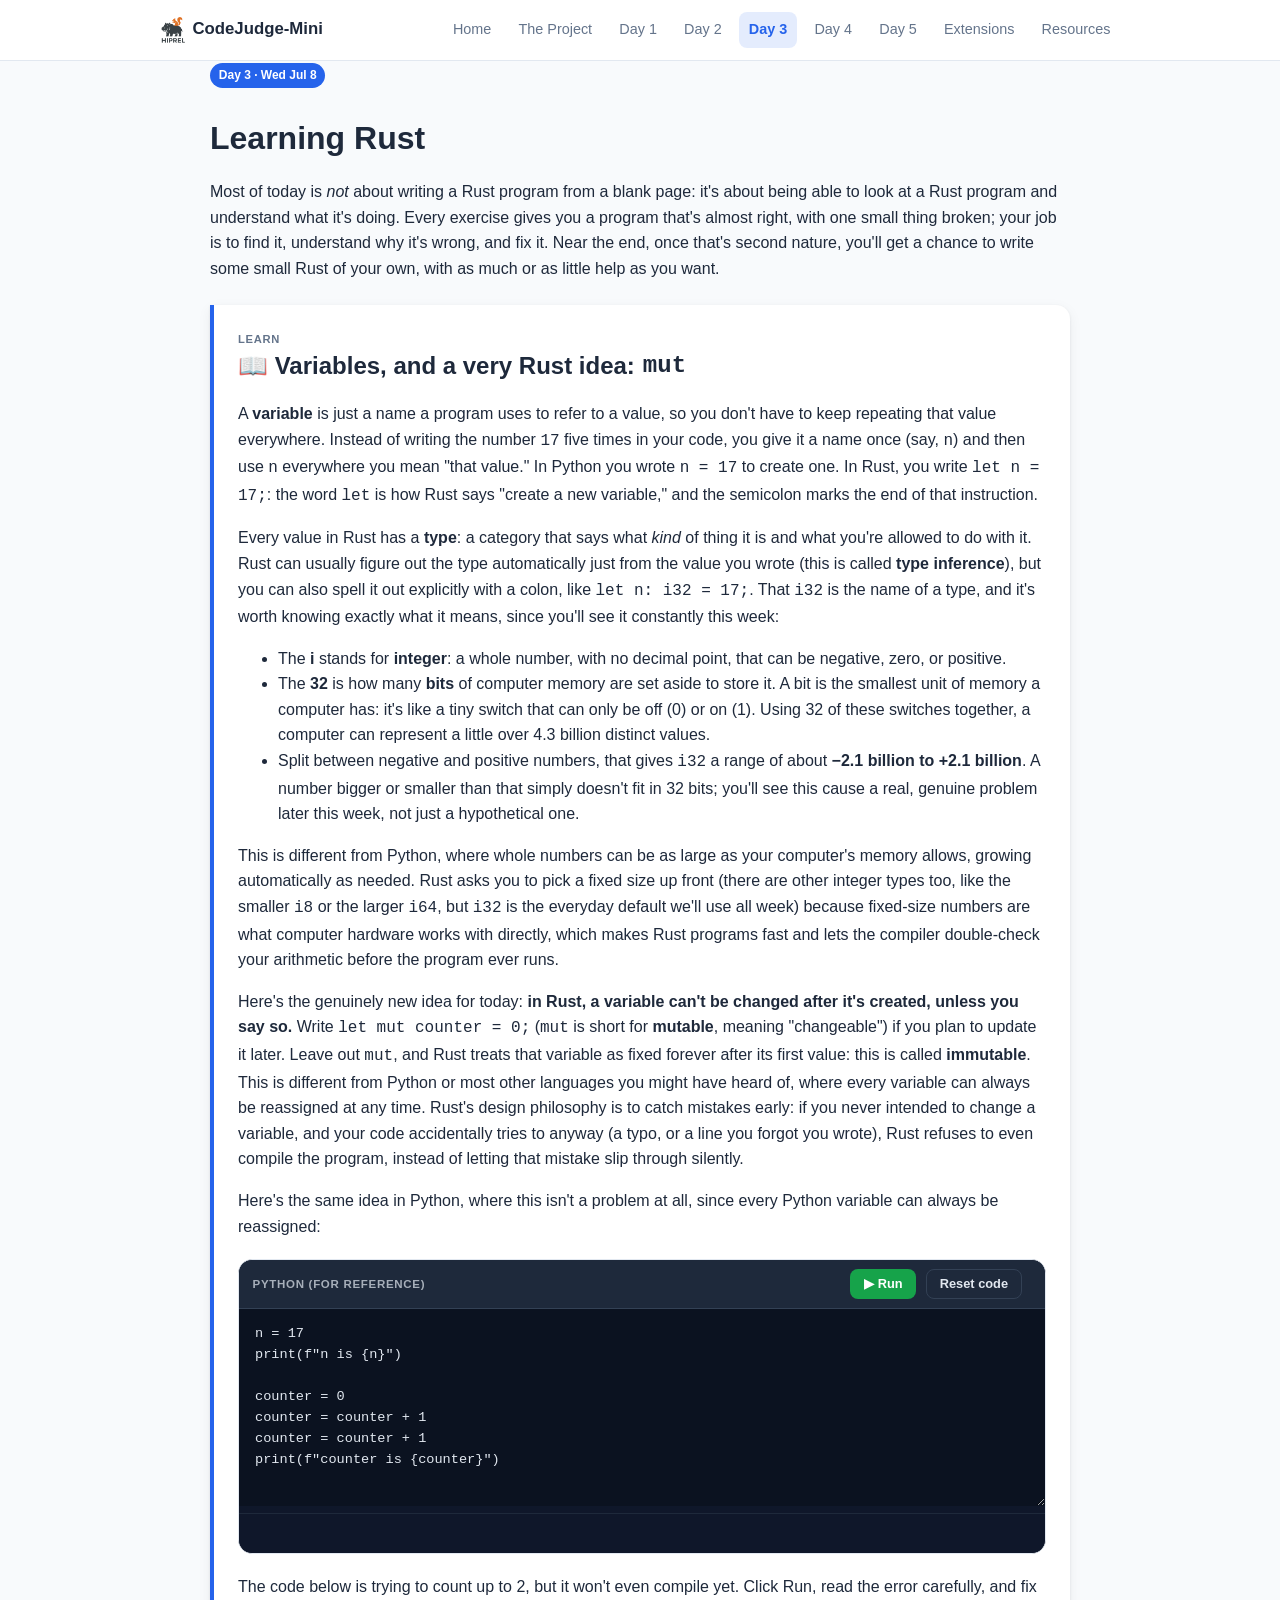
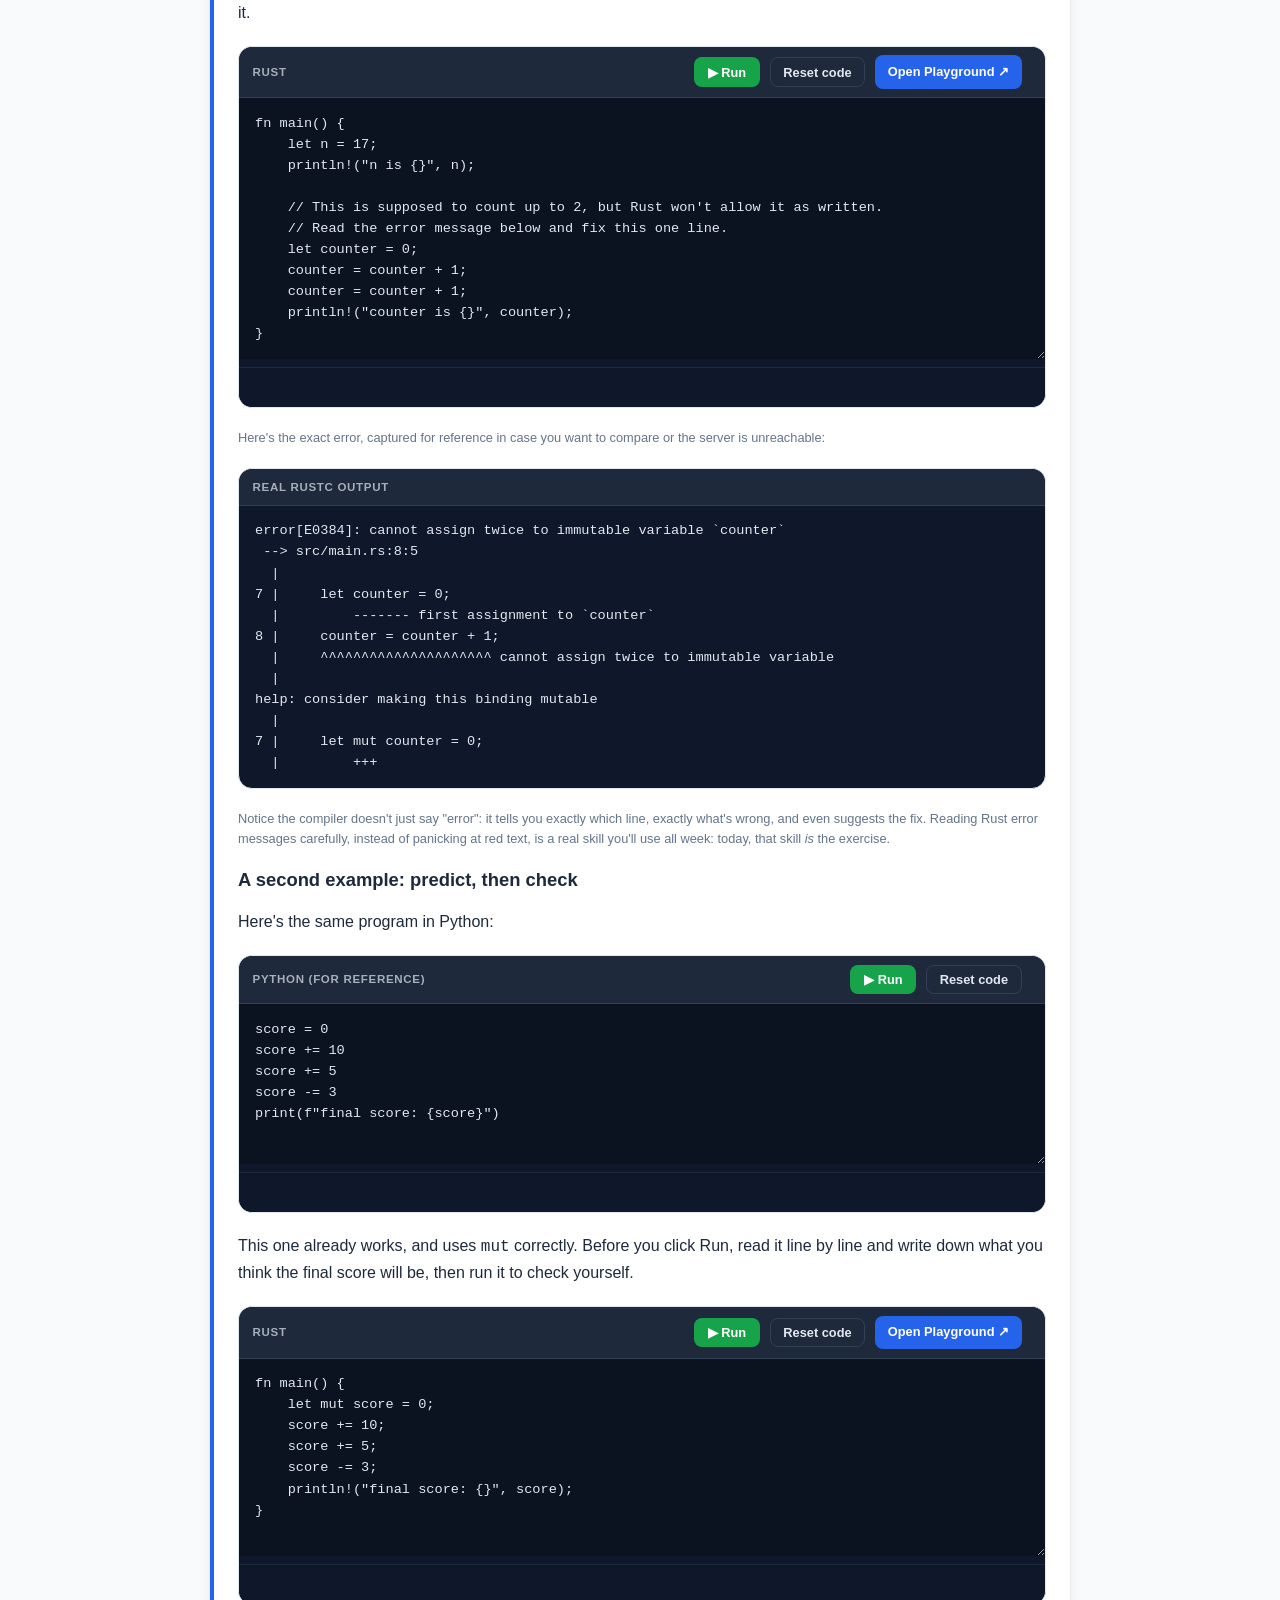
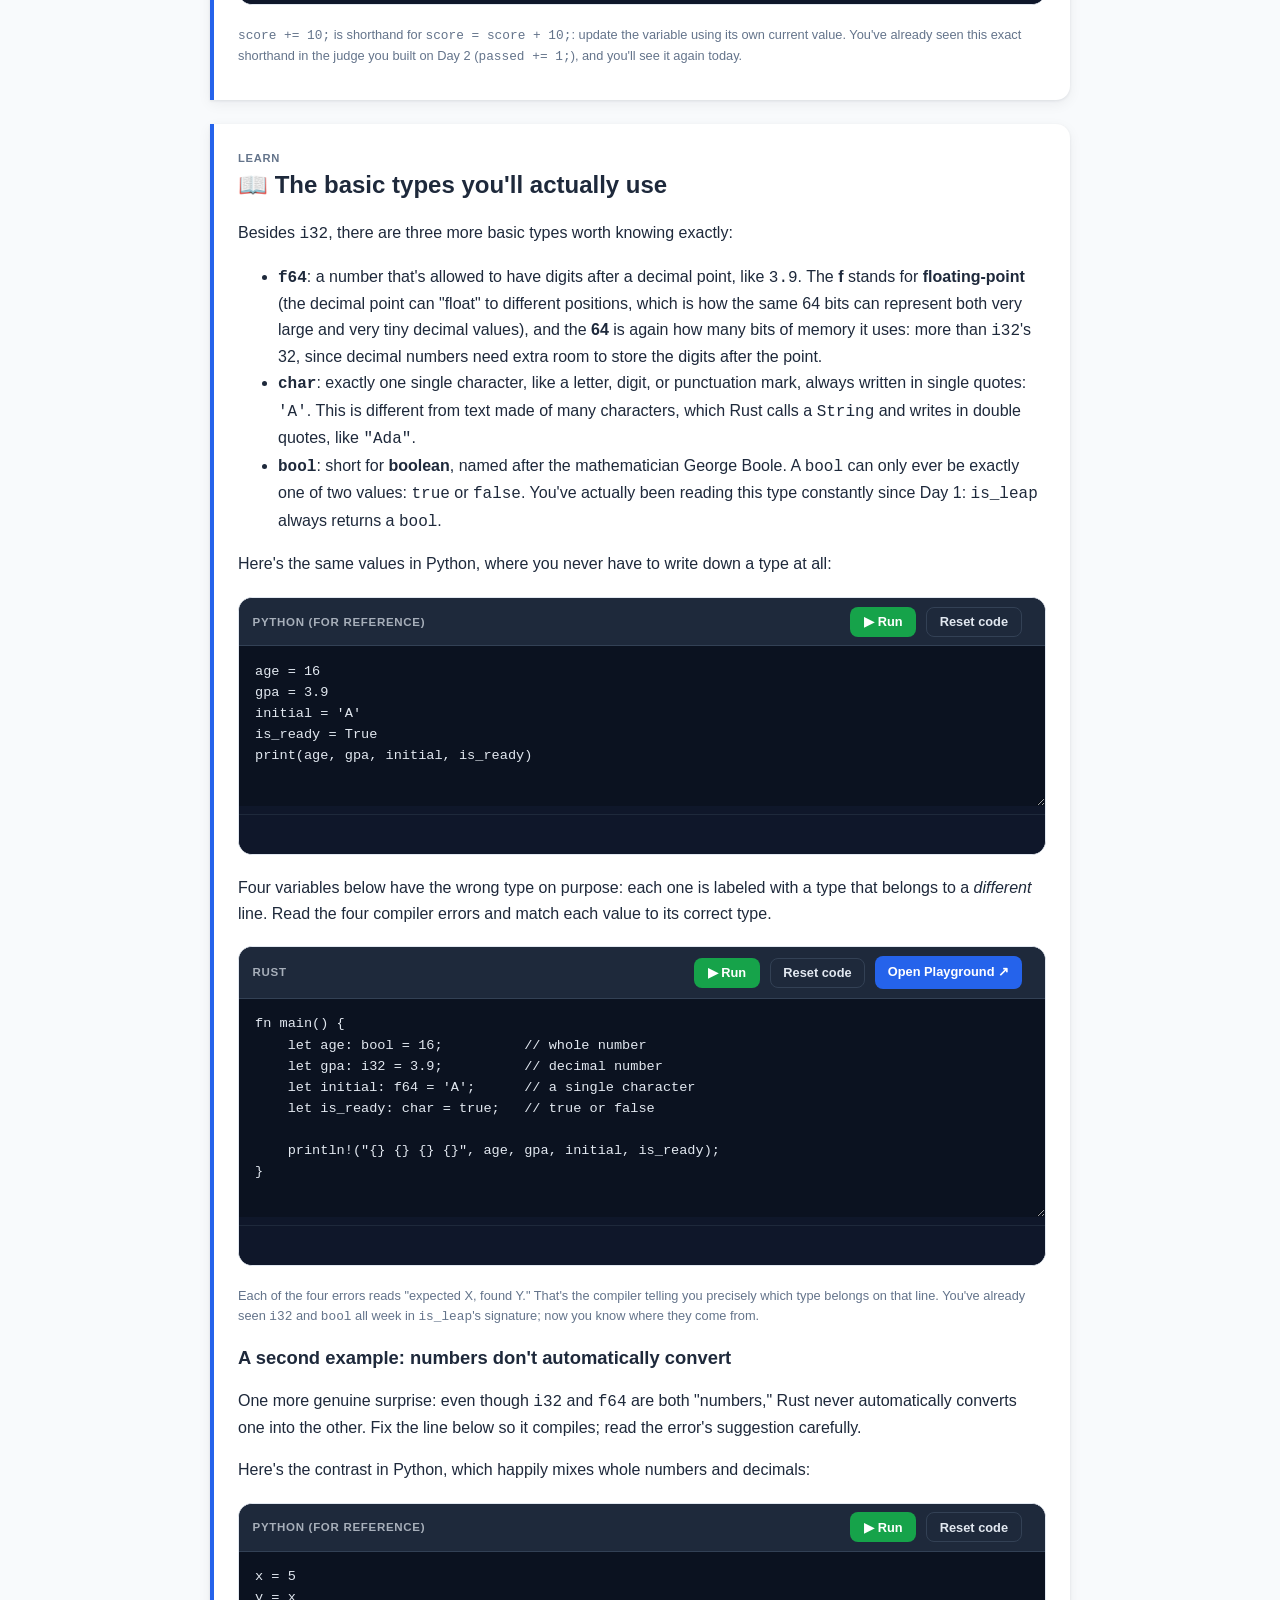
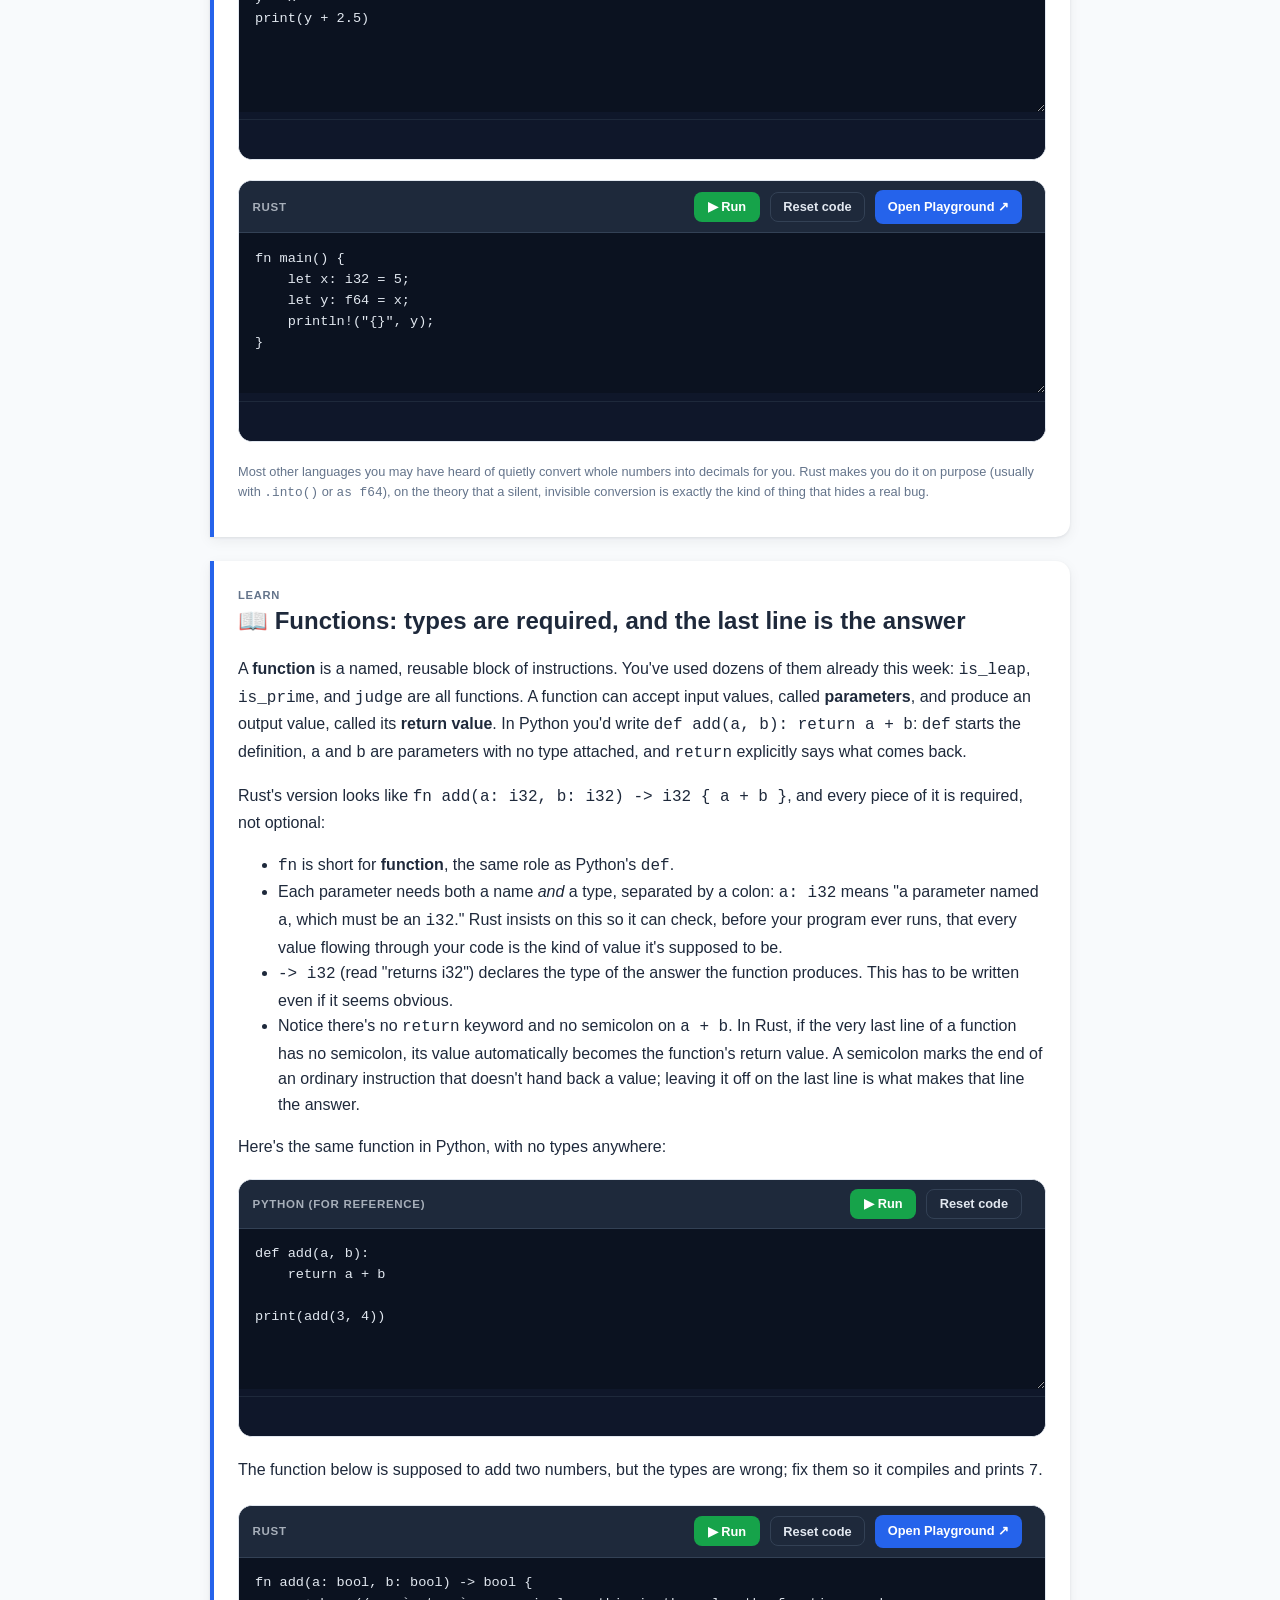
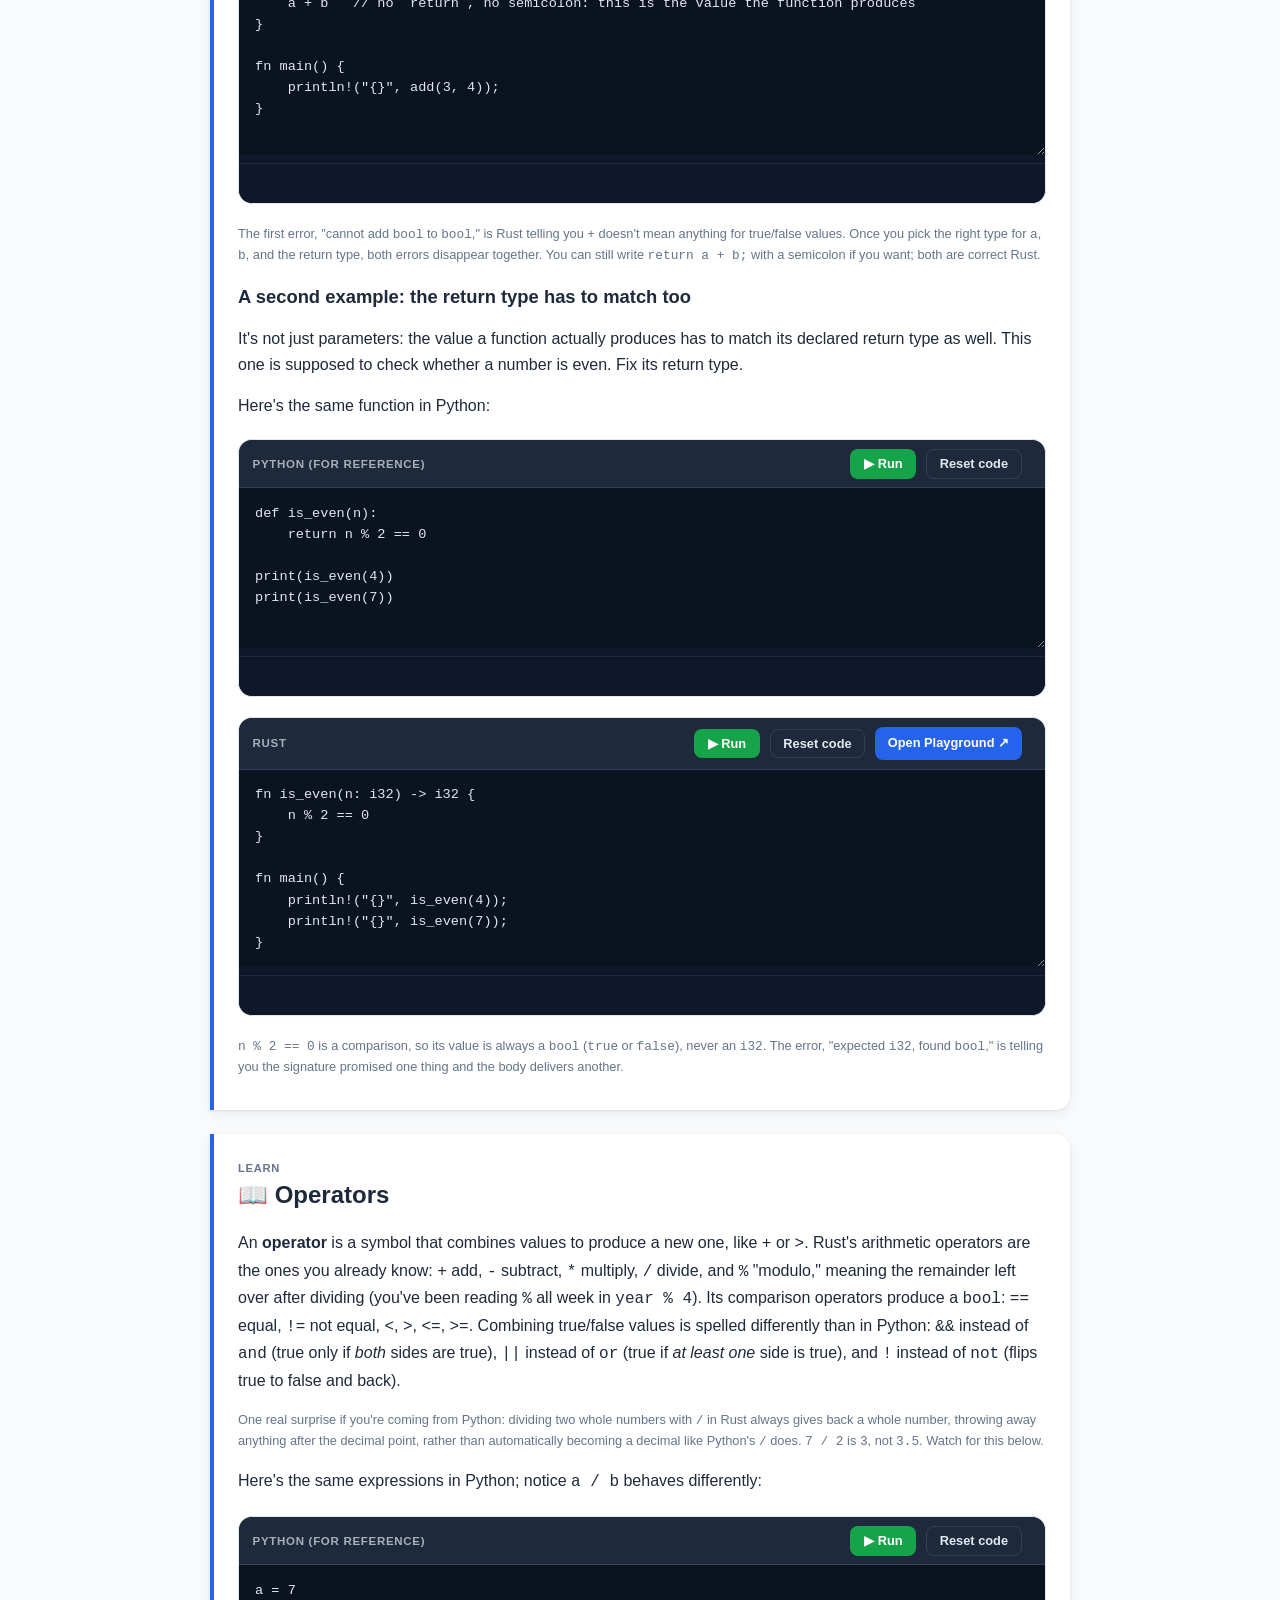
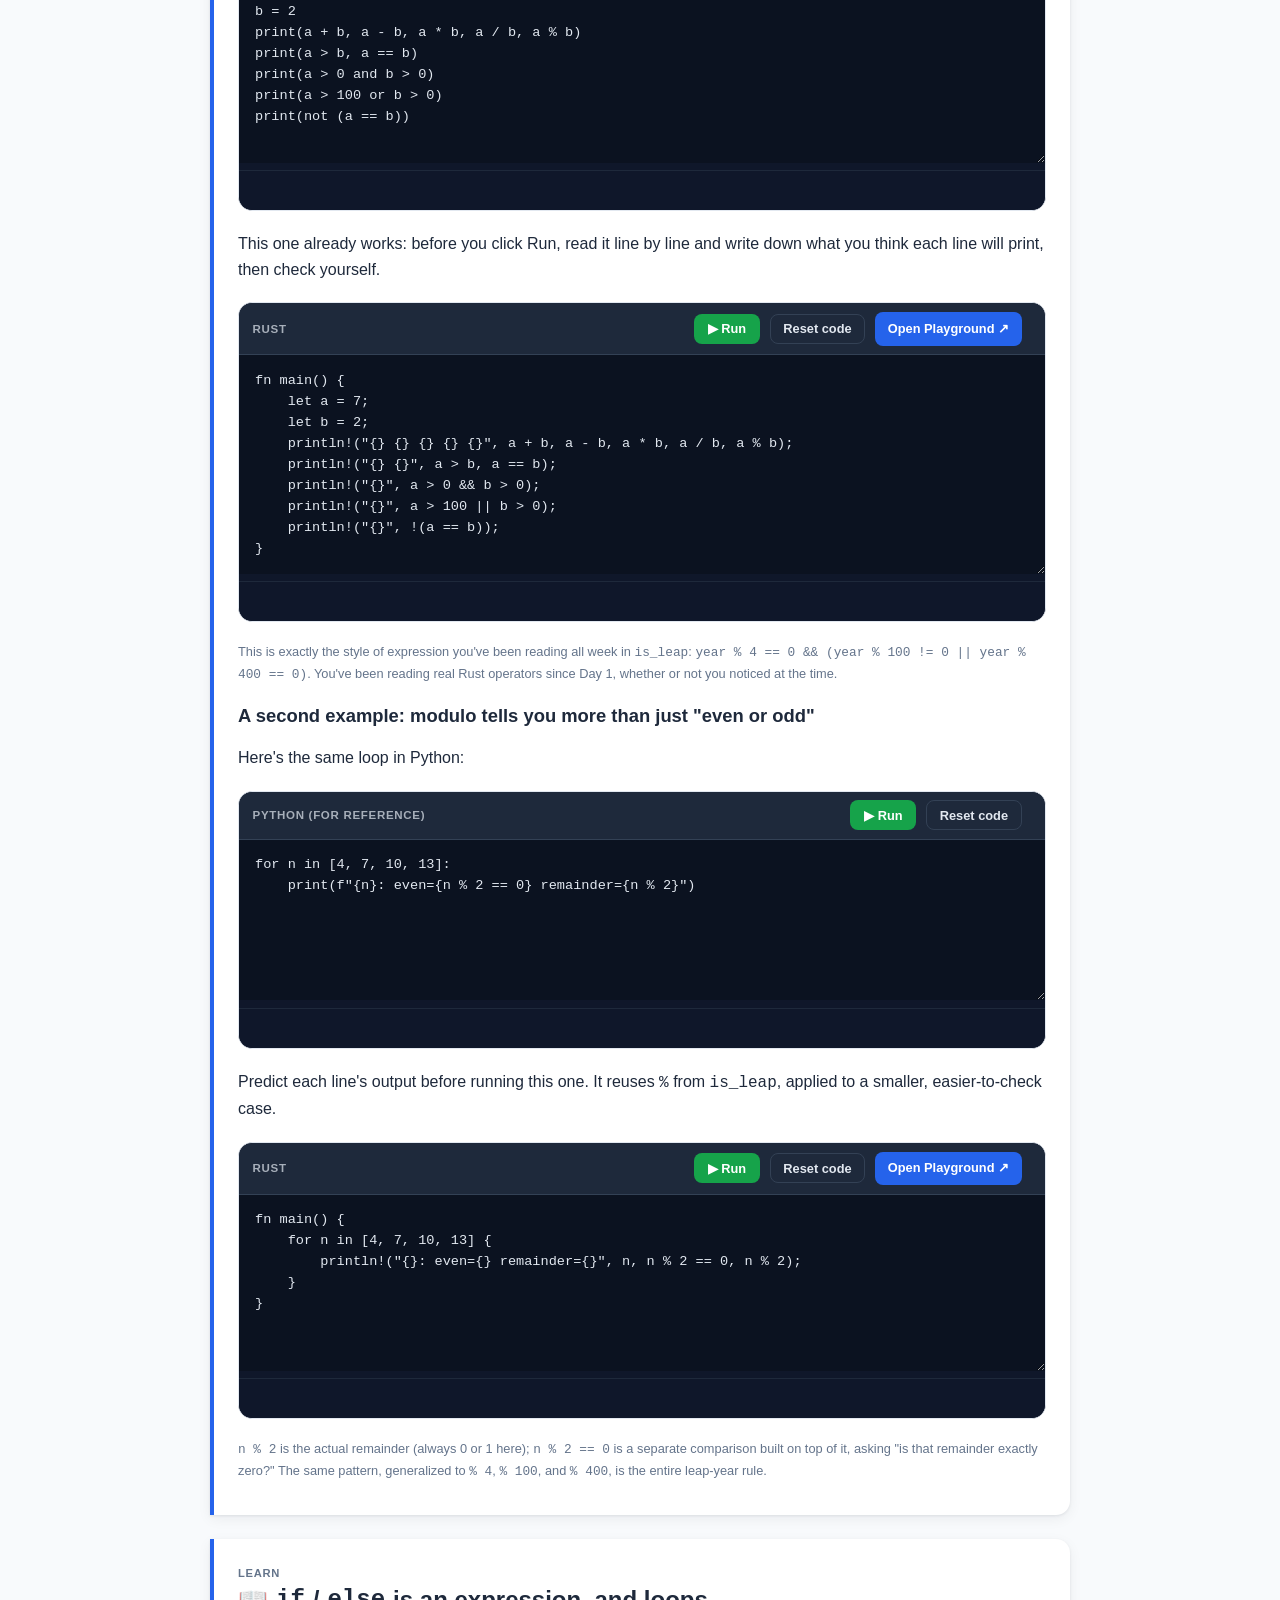
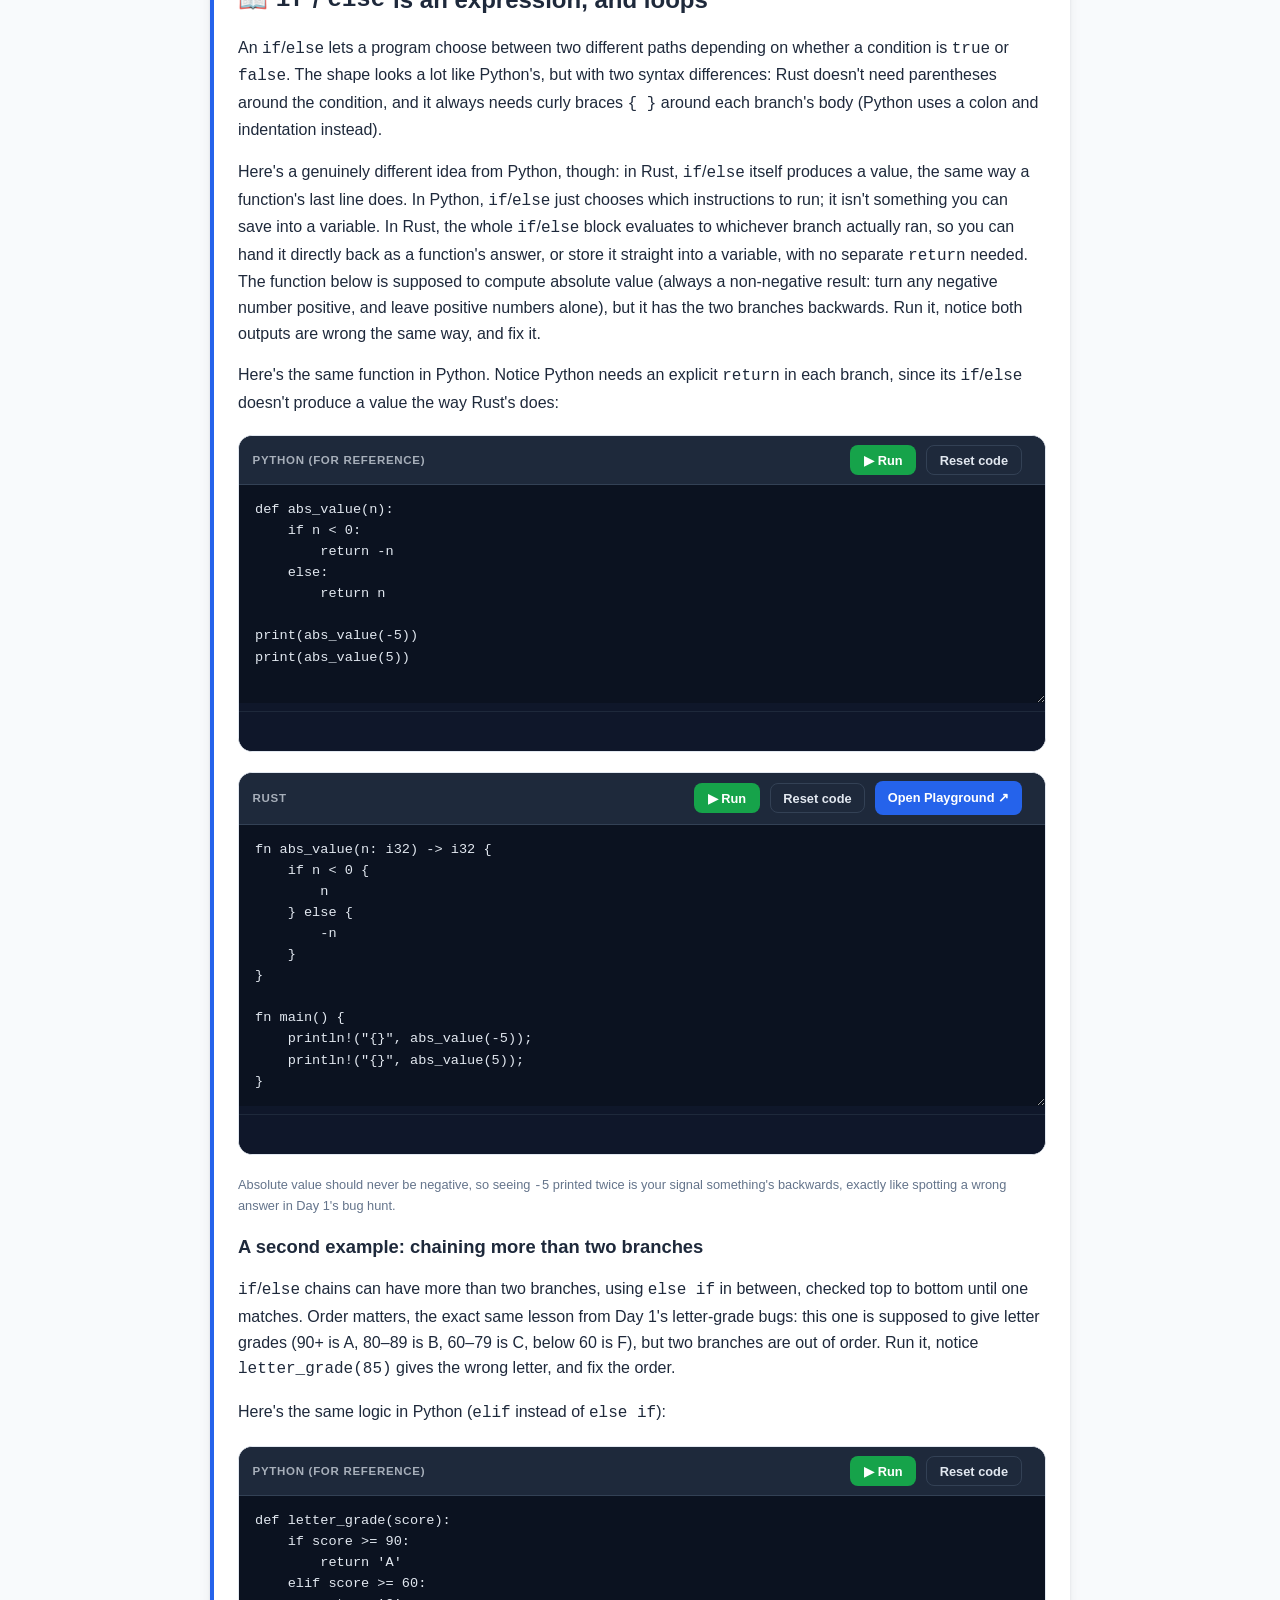
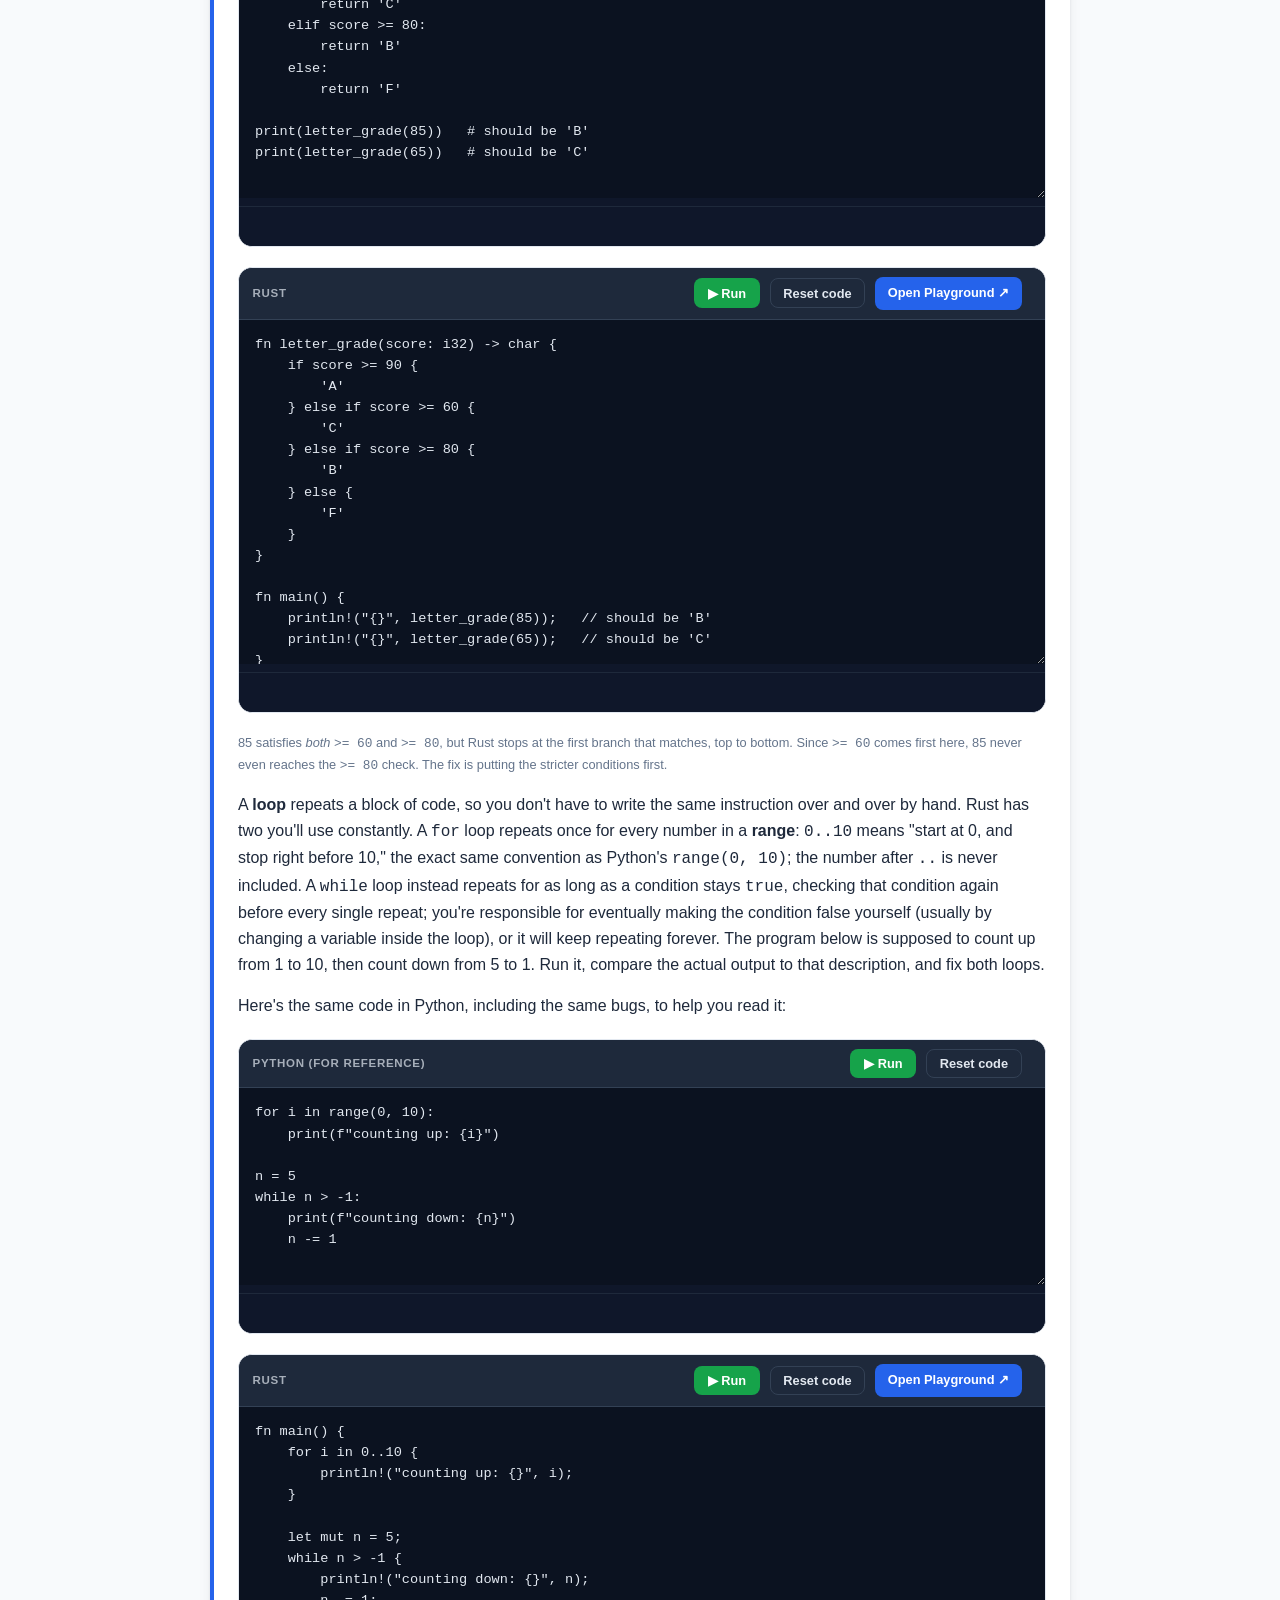
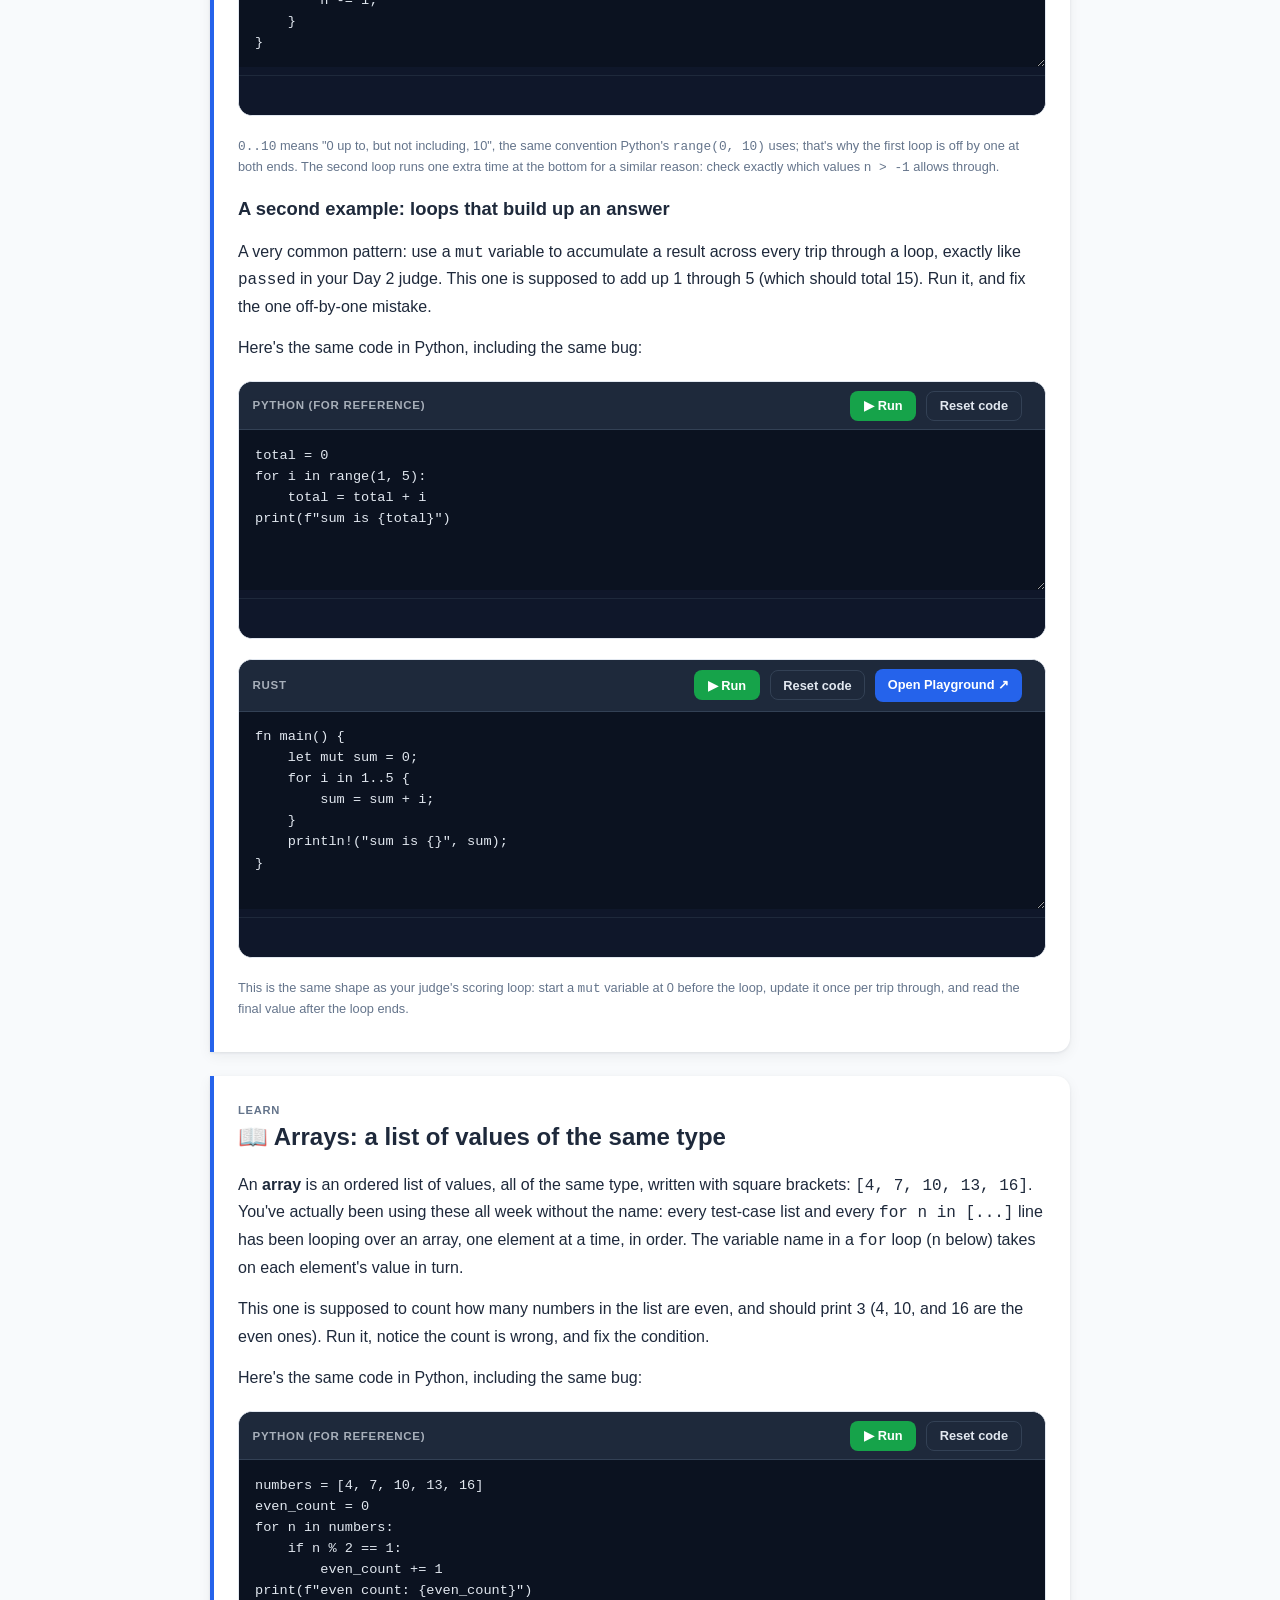
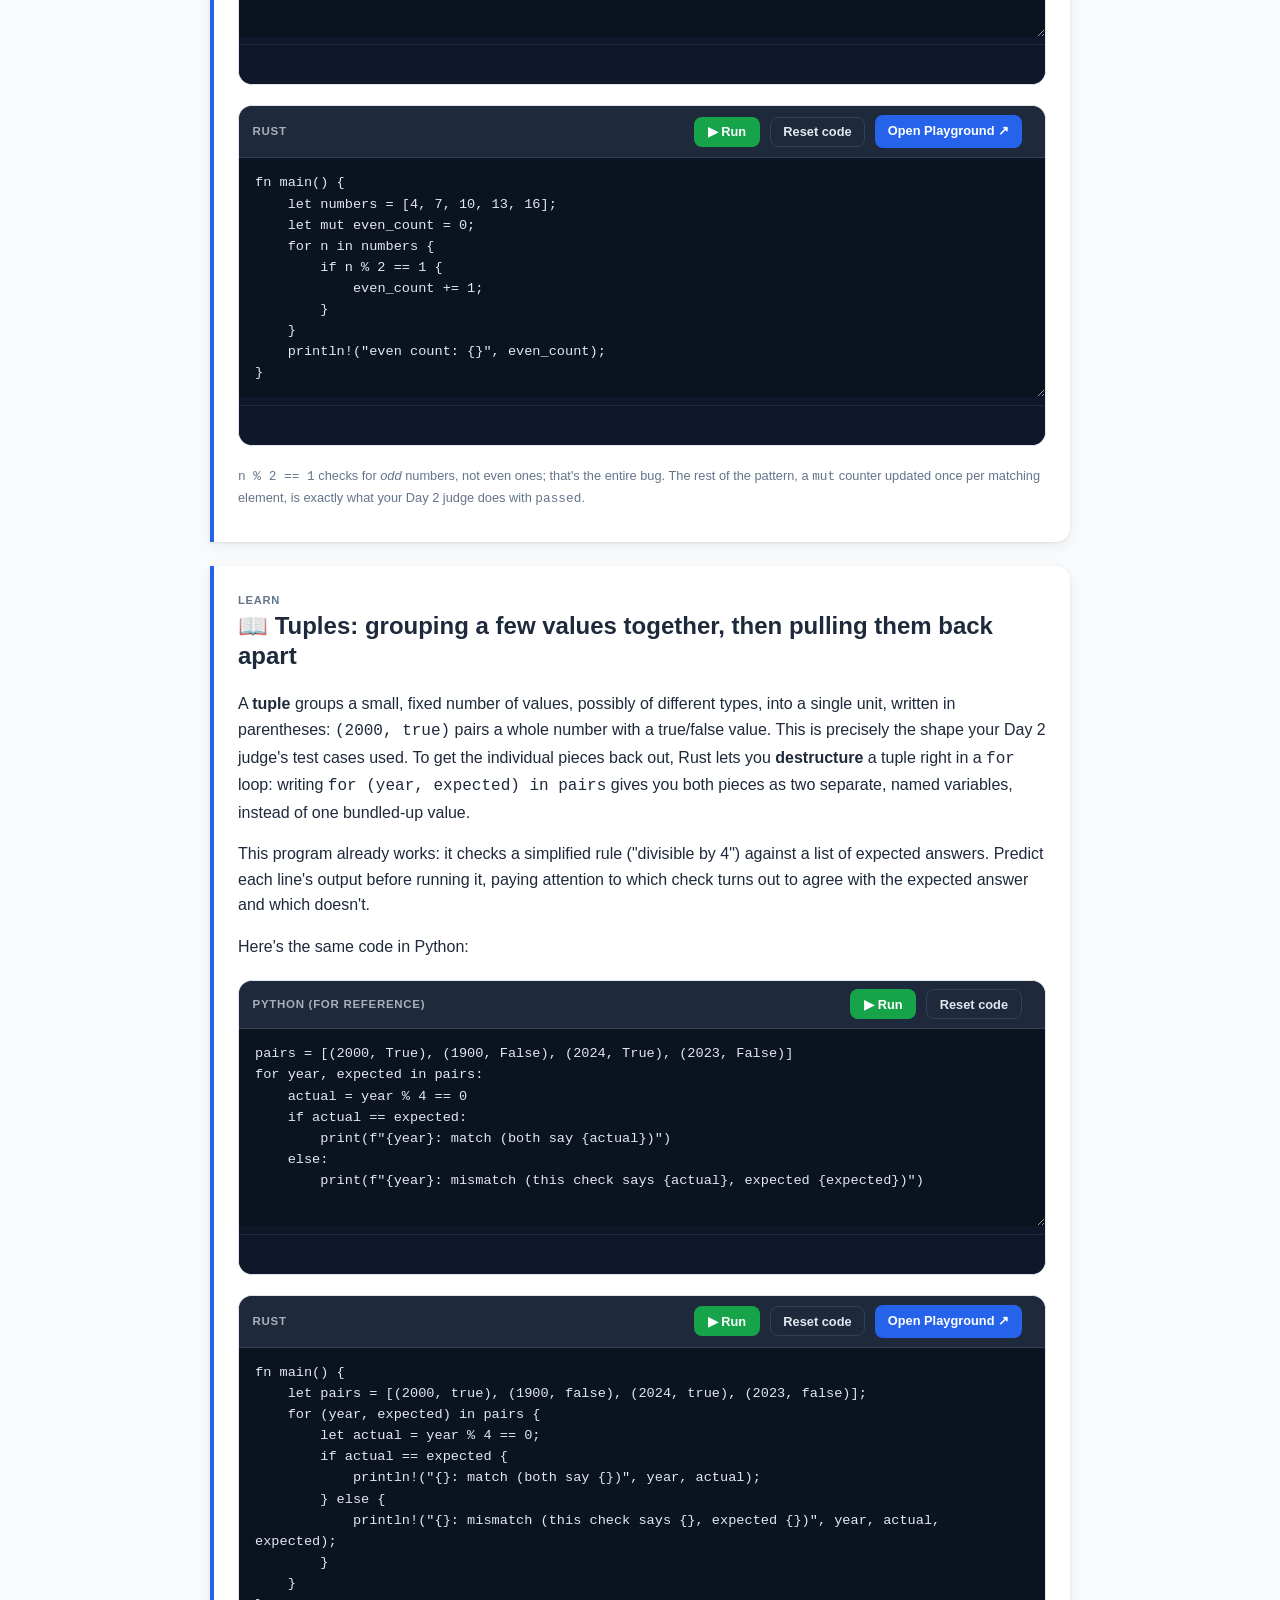
<file: day3.html>
<!doctype html>
<html lang="en">
<head>
<meta charset="utf-8">
<meta name="viewport" content="width=device-width, initial-scale=1">
<title>Day 3: Learning Rust &middot; CodeJudge-Mini</title>
<link rel="icon" href="icon/image_nontrans.png">
<link rel="stylesheet" href="css/style.css">
</head>
<body>
<header class="site-header">
  <div class="site-header-inner">
    <a class="brand" href="index.html"><img src="icon/image.png" alt="Hiprel Group" class="brand-icon">CodeJudge-Mini</a>
    <button class="nav-toggle" aria-label="Toggle menu">☰</button>
    <nav class="site-nav">
      <a href="index.html">Home</a>
      <a href="project.html">The Project</a>
      <a href="day1.html">Day 1</a>
      <a href="day2.html">Day 2</a>
      <a href="day3.html">Day 3</a>
      <a href="day4.html">Day 4</a>
      <a href="day5.html">Day 5</a>
      <a href="extensions.html">Extensions</a>
      <a href="resources.html">Resources</a>
    </nav>
  </div>
</header>

<div class="container">
  <span class="day-badge">Day 3 &middot; Wed Jul 8</span>
  <h1>Learning Rust</h1>
  <p class="lead">Most of today is <em>not</em> about writing a Rust program from a blank page: it's about being able to look at a Rust program and understand what it's doing. Every exercise gives you a program that's almost right, with one small thing broken; your job is to find it, understand why it's wrong, and fix it. Near the end, once that's second nature, you'll get a chance to write some small Rust of your own, with as much or as little help as you want.</p>

  <div class="section-block learn">
    <span class="section-tag">Learn</span>
    <h2>📖 Variables, and a very Rust idea: <code>mut</code></h2>
    <p>
      A <strong>variable</strong> is just a name a program uses to refer to a value,
      so you don't have to keep repeating that value everywhere. Instead of writing
      the number <code>17</code> five times in your code, you give it a name once
      (say, <code>n</code>) and then use <code>n</code> everywhere you mean "that
      value." In Python you wrote <code>n = 17</code> to create one. In Rust, you
      write <code>let n = 17;</code>: the word <code>let</code> is how Rust says
      "create a new variable," and the semicolon marks the end of that instruction.
    </p>
    <p>
      Every value in Rust has a <strong>type</strong>: a category that says what
      <em>kind</em> of thing it is and what you're allowed to do with it. Rust can
      usually figure out the type automatically just from the value you wrote (this
      is called <strong>type inference</strong>), but you can also spell it out
      explicitly with a colon, like <code>let n: i32 = 17;</code>. That
      <code>i32</code> is the name of a type, and it's worth knowing exactly what it
      means, since you'll see it constantly this week:
    </p>
    <ul>
      <li>The <strong>i</strong> stands for <strong>integer</strong>: a whole number, with no decimal point, that can be negative, zero, or positive.</li>
      <li>The <strong>32</strong> is how many <strong>bits</strong> of computer memory are set aside to store it. A bit is the smallest unit of memory a computer has: it's like a tiny switch that can only be off (0) or on (1). Using 32 of these switches together, a computer can represent a little over 4.3 billion distinct values.</li>
      <li>Split between negative and positive numbers, that gives <code>i32</code> a range of about <strong>&minus;2.1 billion to +2.1 billion</strong>. A number bigger or smaller than that simply doesn't fit in 32 bits; you'll see this cause a real, genuine problem later this week, not just a hypothetical one.</li>
    </ul>
    <p>
      This is different from Python, where whole numbers can be as large as your
      computer's memory allows, growing automatically as needed. Rust asks you to
      pick a fixed size up front (there are other integer types too, like the
      smaller <code>i8</code> or the larger <code>i64</code>, but <code>i32</code> is
      the everyday default we'll use all week) because fixed-size numbers are what
      computer hardware works with directly, which makes Rust programs fast and
      lets the compiler double-check your arithmetic before the program ever runs.
    </p>
    <p>
      Here's the genuinely new idea for today: <strong>in Rust, a variable can't be
      changed after it's created, unless you say so.</strong> Write
      <code>let mut counter = 0;</code> (<code>mut</code> is short for
      <strong>mutable</strong>, meaning "changeable") if you plan to update it
      later. Leave out <code>mut</code>, and Rust treats that variable as fixed
      forever after its first value: this is called <strong>immutable</strong>. This
      is different from Python or most other languages you might have heard of,
      where every variable can always be reassigned at any time. Rust's design
      philosophy is to catch mistakes early: if you never intended to change a
      variable, and your code accidentally tries to anyway (a typo, or a line you
      forgot you wrote), Rust refuses to even compile the program, instead of
      letting that mistake slip through silently.
    </p>
    <p>Here's the same idea in Python, where this isn't a problem at all, since every Python variable can always be reassigned:</p>
    <div class="playground" data-tool="python">
      <script type="text/plain" class="code-source">
n = 17
print(f"n is {n}")

counter = 0
counter = counter + 1
counter = counter + 1
print(f"counter is {counter}")
      </script>
      <div class="code-toolbar">
        <span class="code-lang">Python (for reference)</span>
        <button class="pg-run" type="button">&#9654; Run</button>
        <button class="pg-reset" type="button">Reset code</button>
        <span class="pg-status"></span>
      </div>
      <textarea class="pg-editor" spellcheck="false" rows="8"></textarea>
      <pre class="pg-output"></pre>
    </div>
    <p>The code below is trying to count up to 2, but it won't even compile yet. Click Run, read the error carefully, and fix it.</p>
    <div class="playground" data-tool="rustc">
      <script type="text/plain" class="code-source">
fn main() {
    let n = 17;
    println!("n is {}", n);

    // This is supposed to count up to 2, but Rust won't allow it as written.
    // Read the error message below and fix this one line.
    let counter = 0;
    counter = counter + 1;
    counter = counter + 1;
    println!("counter is {}", counter);
}
      </script>
      <div class="code-toolbar">
        <span class="code-lang">Rust</span>
        <button class="pg-run" type="button">&#9654; Run</button>
        <button class="pg-reset" type="button">Reset code</button>
        <a class="open-playground-link" href="https://play.rust-lang.org/" target="_blank" rel="noopener">Open Playground ↗</a>
        <span class="pg-status"></span>
      </div>
      <textarea class="pg-editor" spellcheck="false" rows="11"></textarea>
      <pre class="pg-output"></pre>
    </div>
    <p class="worksheet-note">Here's the exact error, captured for reference in case you want to compare or the server is unreachable:</p>
    <div class="code-block">
      <script type="text/plain" class="code-source">
error[E0384]: cannot assign twice to immutable variable `counter`
 --> src/main.rs:8:5
  |
7 |     let counter = 0;
  |         ------- first assignment to `counter`
8 |     counter = counter + 1;
  |     ^^^^^^^^^^^^^^^^^^^^^ cannot assign twice to immutable variable
  |
help: consider making this binding mutable
  |
7 |     let mut counter = 0;
  |         +++
      </script>
      <div class="code-toolbar">
        <span class="code-lang">Real rustc output</span>
      </div>
      <pre class="code-content"></pre>
    </div>
    <p class="worksheet-note">
      Notice the compiler doesn't just say "error": it tells you exactly which line,
      exactly what's wrong, and even suggests the fix. Reading Rust error messages
      carefully, instead of panicking at red text, is a real skill you'll use all
      week: today, that skill <em>is</em> the exercise.
    </p>

    <h3>A second example: predict, then check</h3>
    <p>Here's the same program in Python:</p>
    <div class="playground" data-tool="python">
      <script type="text/plain" class="code-source">
score = 0
score += 10
score += 5
score -= 3
print(f"final score: {score}")
      </script>
      <div class="code-toolbar">
        <span class="code-lang">Python (for reference)</span>
        <button class="pg-run" type="button">&#9654; Run</button>
        <button class="pg-reset" type="button">Reset code</button>
        <span class="pg-status"></span>
      </div>
      <textarea class="pg-editor" spellcheck="false" rows="6"></textarea>
      <pre class="pg-output"></pre>
    </div>
    <p>This one already works, and uses <code>mut</code> correctly. Before you click Run, read it line by line and write down what you think the final score will be, then run it to check yourself.</p>
    <div class="playground" data-tool="rustc">
      <script type="text/plain" class="code-source">
fn main() {
    let mut score = 0;
    score += 10;
    score += 5;
    score -= 3;
    println!("final score: {}", score);
}
      </script>
      <div class="code-toolbar">
        <span class="code-lang">Rust</span>
        <button class="pg-run" type="button">&#9654; Run</button>
        <button class="pg-reset" type="button">Reset code</button>
        <a class="open-playground-link" href="https://play.rust-lang.org/" target="_blank" rel="noopener">Open Playground ↗</a>
        <span class="pg-status"></span>
      </div>
      <textarea class="pg-editor" spellcheck="false" rows="8"></textarea>
      <pre class="pg-output"></pre>
    </div>
    <p class="worksheet-note"><code>score += 10;</code> is shorthand for <code>score = score + 10;</code>: update the variable using its own current value. You've already seen this exact shorthand in the judge you built on Day 2 (<code>passed += 1;</code>), and you'll see it again today.</p>
  </div>

  <div class="section-block learn">
    <span class="section-tag">Learn</span>
    <h2>📖 The basic types you'll actually use</h2>
    <p>Besides <code>i32</code>, there are three more basic types worth knowing exactly:</p>
    <ul>
      <li><strong><code>f64</code></strong>: a number that's allowed to have digits after a decimal point, like <code>3.9</code>. The <strong>f</strong> stands for <strong>floating-point</strong> (the decimal point can "float" to different positions, which is how the same 64 bits can represent both very large and very tiny decimal values), and the <strong>64</strong> is again how many bits of memory it uses: more than <code>i32</code>'s 32, since decimal numbers need extra room to store the digits after the point.</li>
      <li><strong><code>char</code></strong>: exactly one single character, like a letter, digit, or punctuation mark, always written in single quotes: <code>'A'</code>. This is different from text made of many characters, which Rust calls a <code>String</code> and writes in double quotes, like <code>"Ada"</code>.</li>
      <li><strong><code>bool</code></strong>: short for <strong>boolean</strong>, named after the mathematician George Boole. A <code>bool</code> can only ever be exactly one of two values: <code>true</code> or <code>false</code>. You've actually been reading this type constantly since Day 1: <code>is_leap</code> always returns a <code>bool</code>.</li>
    </ul>
    <p>Here's the same values in Python, where you never have to write down a type at all:</p>
    <div class="playground" data-tool="python">
      <script type="text/plain" class="code-source">
age = 16
gpa = 3.9
initial = 'A'
is_ready = True
print(age, gpa, initial, is_ready)
      </script>
      <div class="code-toolbar">
        <span class="code-lang">Python (for reference)</span>
        <button class="pg-run" type="button">&#9654; Run</button>
        <button class="pg-reset" type="button">Reset code</button>
        <span class="pg-status"></span>
      </div>
      <textarea class="pg-editor" spellcheck="false" rows="6"></textarea>
      <pre class="pg-output"></pre>
    </div>
    <p>Four variables below have the wrong type on purpose: each one is labeled with a type that belongs to a <em>different</em> line. Read the four compiler errors and match each value to its correct type.</p>
    <div class="playground" data-tool="rustc">
      <script type="text/plain" class="code-source">
fn main() {
    let age: bool = 16;          // whole number
    let gpa: i32 = 3.9;          // decimal number
    let initial: f64 = 'A';      // a single character
    let is_ready: char = true;   // true or false

    println!("{} {} {} {}", age, gpa, initial, is_ready);
}
      </script>
      <div class="code-toolbar">
        <span class="code-lang">Rust</span>
        <button class="pg-run" type="button">&#9654; Run</button>
        <button class="pg-reset" type="button">Reset code</button>
        <a class="open-playground-link" href="https://play.rust-lang.org/" target="_blank" rel="noopener">Open Playground ↗</a>
        <span class="pg-status"></span>
      </div>
      <textarea class="pg-editor" spellcheck="false" rows="9"></textarea>
      <pre class="pg-output"></pre>
    </div>
    <p class="worksheet-note">Each of the four errors reads "expected X, found Y." That's the compiler telling you precisely which type belongs on that line. You've already seen <code>i32</code> and <code>bool</code> all week in <code>is_leap</code>'s signature; now you know where they come from.</p>

    <h3>A second example: numbers don't automatically convert</h3>
    <p>
      One more genuine surprise: even though <code>i32</code> and <code>f64</code> are
      both "numbers," Rust never automatically converts one into the other. Fix the
      line below so it compiles; read the error's suggestion carefully.
    </p>
    <p>Here's the contrast in Python, which happily mixes whole numbers and decimals:</p>
    <div class="playground" data-tool="python">
      <script type="text/plain" class="code-source">
x = 5
y = x
print(y + 2.5)
      </script>
      <div class="code-toolbar">
        <span class="code-lang">Python (for reference)</span>
        <button class="pg-run" type="button">&#9654; Run</button>
        <button class="pg-reset" type="button">Reset code</button>
        <span class="pg-status"></span>
      </div>
      <textarea class="pg-editor" spellcheck="false" rows="4"></textarea>
      <pre class="pg-output"></pre>
    </div>
    <div class="playground" data-tool="rustc">
      <script type="text/plain" class="code-source">
fn main() {
    let x: i32 = 5;
    let y: f64 = x;
    println!("{}", y);
}
      </script>
      <div class="code-toolbar">
        <span class="code-lang">Rust</span>
        <button class="pg-run" type="button">&#9654; Run</button>
        <button class="pg-reset" type="button">Reset code</button>
        <a class="open-playground-link" href="https://play.rust-lang.org/" target="_blank" rel="noopener">Open Playground ↗</a>
        <span class="pg-status"></span>
      </div>
      <textarea class="pg-editor" spellcheck="false" rows="6"></textarea>
      <pre class="pg-output"></pre>
    </div>
    <p class="worksheet-note">Most other languages you may have heard of quietly convert whole numbers into decimals for you. Rust makes you do it on purpose (usually with <code>.into()</code> or <code>as f64</code>), on the theory that a silent, invisible conversion is exactly the kind of thing that hides a real bug.</p>
  </div>

  <div class="section-block learn">
    <span class="section-tag">Learn</span>
    <h2>📖 Functions: types are required, and the last line is the answer</h2>
    <p>
      A <strong>function</strong> is a named, reusable block of instructions. You've
      used dozens of them already this week: <code>is_leap</code>, <code>is_prime</code>,
      and <code>judge</code> are all functions. A function can accept input values,
      called <strong>parameters</strong>, and produce an output value, called its
      <strong>return value</strong>. In Python you'd write
      <code>def add(a, b): return a + b</code>: <code>def</code> starts the
      definition, <code>a</code> and <code>b</code> are parameters with no type
      attached, and <code>return</code> explicitly says what comes back.
    </p>
    <p>
      Rust's version looks like <code>fn add(a: i32, b: i32) -> i32 { a + b }</code>,
      and every piece of it is required, not optional:
    </p>
    <ul>
      <li><code>fn</code> is short for <strong>function</strong>, the same role as Python's <code>def</code>.</li>
      <li>Each parameter needs both a name <em>and</em> a type, separated by a colon: <code>a: i32</code> means "a parameter named <code>a</code>, which must be an <code>i32</code>." Rust insists on this so it can check, before your program ever runs, that every value flowing through your code is the kind of value it's supposed to be.</li>
      <li><code>-&gt; i32</code> (read "returns i32") declares the type of the answer the function produces. This has to be written even if it seems obvious.</li>
      <li>Notice there's no <code>return</code> keyword and no semicolon on <code>a + b</code>. In Rust, if the very last line of a function has no semicolon, its value automatically becomes the function's return value. A semicolon marks the end of an ordinary instruction that doesn't hand back a value; leaving it off on the last line is what makes that line the answer.</li>
    </ul>
    <p>Here's the same function in Python, with no types anywhere:</p>
    <div class="playground" data-tool="python">
      <script type="text/plain" class="code-source">
def add(a, b):
    return a + b

print(add(3, 4))
      </script>
      <div class="code-toolbar">
        <span class="code-lang">Python (for reference)</span>
        <button class="pg-run" type="button">&#9654; Run</button>
        <button class="pg-reset" type="button">Reset code</button>
        <span class="pg-status"></span>
      </div>
      <textarea class="pg-editor" spellcheck="false" rows="5"></textarea>
      <pre class="pg-output"></pre>
    </div>
    <p>The function below is supposed to add two numbers, but the types are
      wrong; fix them so it compiles and prints <code>7</code>.
    </p>
    <div class="playground" data-tool="rustc">
      <script type="text/plain" class="code-source">
fn add(a: bool, b: bool) -> bool {
    a + b   // no `return`, no semicolon: this is the value the function produces
}

fn main() {
    println!("{}", add(3, 4));
}
      </script>
      <div class="code-toolbar">
        <span class="code-lang">Rust</span>
        <button class="pg-run" type="button">&#9654; Run</button>
        <button class="pg-reset" type="button">Reset code</button>
        <a class="open-playground-link" href="https://play.rust-lang.org/" target="_blank" rel="noopener">Open Playground ↗</a>
        <span class="pg-status"></span>
      </div>
      <textarea class="pg-editor" spellcheck="false" rows="8"></textarea>
      <pre class="pg-output"></pre>
    </div>
    <p class="worksheet-note">
      The first error, "cannot add <code>bool</code> to <code>bool</code>," is Rust
      telling you <code>+</code> doesn't mean anything for true/false values. Once you
      pick the right type for <code>a</code>, <code>b</code>, and the return type, both
      errors disappear together. You can still write <code>return a + b;</code> with a
      semicolon if you want; both are correct Rust.
    </p>

    <h3>A second example: the return type has to match too</h3>
    <p>
      It's not just parameters: the value a function actually produces has to match
      its declared return type as well. This one is supposed to check whether a
      number is even. Fix its return type.
    </p>
    <p>Here's the same function in Python:</p>
    <div class="playground" data-tool="python">
      <script type="text/plain" class="code-source">
def is_even(n):
    return n % 2 == 0

print(is_even(4))
print(is_even(7))
      </script>
      <div class="code-toolbar">
        <span class="code-lang">Python (for reference)</span>
        <button class="pg-run" type="button">&#9654; Run</button>
        <button class="pg-reset" type="button">Reset code</button>
        <span class="pg-status"></span>
      </div>
      <textarea class="pg-editor" spellcheck="false" rows="6"></textarea>
      <pre class="pg-output"></pre>
    </div>
    <div class="playground" data-tool="rustc">
      <script type="text/plain" class="code-source">
fn is_even(n: i32) -> i32 {
    n % 2 == 0
}

fn main() {
    println!("{}", is_even(4));
    println!("{}", is_even(7));
}
      </script>
      <div class="code-toolbar">
        <span class="code-lang">Rust</span>
        <button class="pg-run" type="button">&#9654; Run</button>
        <button class="pg-reset" type="button">Reset code</button>
        <a class="open-playground-link" href="https://play.rust-lang.org/" target="_blank" rel="noopener">Open Playground ↗</a>
        <span class="pg-status"></span>
      </div>
      <textarea class="pg-editor" spellcheck="false" rows="8"></textarea>
      <pre class="pg-output"></pre>
    </div>
    <p class="worksheet-note"><code>n % 2 == 0</code> is a comparison, so its value is always a <code>bool</code> (<code>true</code> or <code>false</code>), never an <code>i32</code>. The error, "expected <code>i32</code>, found <code>bool</code>," is telling you the signature promised one thing and the body delivers another.</p>
  </div>

  <div class="section-block learn">
    <span class="section-tag">Learn</span>
    <h2>📖 Operators</h2>
    <p>An <strong>operator</strong> is a symbol that combines values to produce a new one, like <code>+</code> or <code>&gt;</code>. Rust's arithmetic operators are the ones you already know: <code>+</code> add, <code>-</code> subtract, <code>*</code> multiply, <code>/</code> divide, and <code>%</code> "modulo," meaning the remainder left over after dividing (you've been reading <code>%</code> all week in <code>year % 4</code>). Its comparison operators produce a <code>bool</code>: <code>==</code> equal, <code>!=</code> not equal, <code>&lt;</code>, <code>&gt;</code>, <code>&lt;=</code>, <code>&gt;=</code>. Combining true/false values is spelled differently than in Python: <code>&amp;&amp;</code> instead of <code>and</code> (true only if <em>both</em> sides are true), <code>||</code> instead of <code>or</code> (true if <em>at least one</em> side is true), and <code>!</code> instead of <code>not</code> (flips true to false and back).</p>
    <p class="worksheet-note">One real surprise if you're coming from Python: dividing two whole numbers with <code>/</code> in Rust always gives back a whole number, throwing away anything after the decimal point, rather than automatically becoming a decimal like Python's <code>/</code> does. <code>7 / 2</code> is <code>3</code>, not <code>3.5</code>. Watch for this below.</p>
    <p>Here's the same expressions in Python; notice <code>a / b</code> behaves differently:</p>
    <div class="playground" data-tool="python">
      <script type="text/plain" class="code-source">
a = 7
b = 2
print(a + b, a - b, a * b, a / b, a % b)
print(a > b, a == b)
print(a > 0 and b > 0)
print(a > 100 or b > 0)
print(not (a == b))
      </script>
      <div class="code-toolbar">
        <span class="code-lang">Python (for reference)</span>
        <button class="pg-run" type="button">&#9654; Run</button>
        <button class="pg-reset" type="button">Reset code</button>
        <span class="pg-status"></span>
      </div>
      <textarea class="pg-editor" spellcheck="false" rows="8"></textarea>
      <pre class="pg-output"></pre>
    </div>
    <p>This one already works: before you click Run, read it line by line and write down what you think each line will print, then check yourself.</p>
    <div class="playground" data-tool="rustc">
      <script type="text/plain" class="code-source">
fn main() {
    let a = 7;
    let b = 2;
    println!("{} {} {} {} {}", a + b, a - b, a * b, a / b, a % b);
    println!("{} {}", a > b, a == b);
    println!("{}", a > 0 && b > 0);
    println!("{}", a > 100 || b > 0);
    println!("{}", !(a == b));
}
      </script>
      <div class="code-toolbar">
        <span class="code-lang">Rust</span>
        <button class="pg-run" type="button">&#9654; Run</button>
        <button class="pg-reset" type="button">Reset code</button>
        <a class="open-playground-link" href="https://play.rust-lang.org/" target="_blank" rel="noopener">Open Playground ↗</a>
        <span class="pg-status"></span>
      </div>
      <textarea class="pg-editor" spellcheck="false" rows="9"></textarea>
      <pre class="pg-output"></pre>
    </div>
    <p class="worksheet-note">This is exactly the style of expression you've been reading all week in <code>is_leap</code>: <code>year % 4 == 0 &amp;&amp; (year % 100 != 0 || year % 400 == 0)</code>. You've been reading real Rust operators since Day 1, whether or not you noticed at the time.</p>

    <h3>A second example: modulo tells you more than just "even or odd"</h3>
    <p>Here's the same loop in Python:</p>
    <div class="playground" data-tool="python">
      <script type="text/plain" class="code-source">
for n in [4, 7, 10, 13]:
    print(f"{n}: even={n % 2 == 0} remainder={n % 2}")
      </script>
      <div class="code-toolbar">
        <span class="code-lang">Python (for reference)</span>
        <button class="pg-run" type="button">&#9654; Run</button>
        <button class="pg-reset" type="button">Reset code</button>
        <span class="pg-status"></span>
      </div>
      <textarea class="pg-editor" spellcheck="false" rows="4"></textarea>
      <pre class="pg-output"></pre>
    </div>
    <p>Predict each line's output before running this one. It reuses <code>%</code> from <code>is_leap</code>, applied to a smaller, easier-to-check case.</p>
    <div class="playground" data-tool="rustc">
      <script type="text/plain" class="code-source">
fn main() {
    for n in [4, 7, 10, 13] {
        println!("{}: even={} remainder={}", n, n % 2 == 0, n % 2);
    }
}
      </script>
      <div class="code-toolbar">
        <span class="code-lang">Rust</span>
        <button class="pg-run" type="button">&#9654; Run</button>
        <button class="pg-reset" type="button">Reset code</button>
        <a class="open-playground-link" href="https://play.rust-lang.org/" target="_blank" rel="noopener">Open Playground ↗</a>
        <span class="pg-status"></span>
      </div>
      <textarea class="pg-editor" spellcheck="false" rows="7"></textarea>
      <pre class="pg-output"></pre>
    </div>
    <p class="worksheet-note"><code>n % 2</code> is the actual remainder (always 0 or 1 here); <code>n % 2 == 0</code> is a separate comparison built on top of it, asking "is that remainder exactly zero?" The same pattern, generalized to <code>% 4</code>, <code>% 100</code>, and <code>% 400</code>, is the entire leap-year rule.</p>
  </div>

  <div class="section-block learn">
    <span class="section-tag">Learn</span>
    <h2>📖 <code>if</code>/<code>else</code> is an expression, and loops</h2>
    <p>
      An <code>if</code>/<code>else</code> lets a program choose between two
      different paths depending on whether a condition is <code>true</code> or
      <code>false</code>. The shape looks a lot like Python's, but with two syntax
      differences: Rust doesn't need parentheses around the condition, and it always
      needs curly braces <code>{ }</code> around each branch's body (Python uses a
      colon and indentation instead).
    </p>
    <p>
      Here's a genuinely different idea from Python, though: in Rust,
      <code>if</code>/<code>else</code> itself produces a value, the same way a
      function's last line does. In Python, <code>if</code>/<code>else</code> just
      chooses which instructions to run; it isn't something you can save into a
      variable. In Rust, the whole <code>if</code>/<code>else</code> block evaluates
      to whichever branch actually ran, so you can hand it directly back as a
      function's answer, or store it straight into a variable, with no separate
      <code>return</code> needed. The function below is supposed to compute absolute
      value (always a non-negative result: turn any negative number positive, and
      leave positive numbers alone), but it has the two branches backwards. Run it,
      notice both outputs are wrong the same way, and fix it.
    </p>
    <p>Here's the same function in Python. Notice Python needs an explicit <code>return</code> in each branch, since its <code>if</code>/<code>else</code> doesn't produce a value the way Rust's does:</p>
    <div class="playground" data-tool="python">
      <script type="text/plain" class="code-source">
def abs_value(n):
    if n < 0:
        return -n
    else:
        return n

print(abs_value(-5))
print(abs_value(5))
      </script>
      <div class="code-toolbar">
        <span class="code-lang">Python (for reference)</span>
        <button class="pg-run" type="button">&#9654; Run</button>
        <button class="pg-reset" type="button">Reset code</button>
        <span class="pg-status"></span>
      </div>
      <textarea class="pg-editor" spellcheck="false" rows="9"></textarea>
      <pre class="pg-output"></pre>
    </div>
    <div class="playground" data-tool="rustc">
      <script type="text/plain" class="code-source">
fn abs_value(n: i32) -> i32 {
    if n < 0 {
        n
    } else {
        -n
    }
}

fn main() {
    println!("{}", abs_value(-5));
    println!("{}", abs_value(5));
}
      </script>
      <div class="code-toolbar">
        <span class="code-lang">Rust</span>
        <button class="pg-run" type="button">&#9654; Run</button>
        <button class="pg-reset" type="button">Reset code</button>
        <a class="open-playground-link" href="https://play.rust-lang.org/" target="_blank" rel="noopener">Open Playground ↗</a>
        <span class="pg-status"></span>
      </div>
      <textarea class="pg-editor" spellcheck="false" rows="12"></textarea>
      <pre class="pg-output"></pre>
    </div>
    <p class="worksheet-note">Absolute value should never be negative, so seeing <code>-5</code> printed twice is your signal something's backwards, exactly like spotting a wrong answer in Day 1's bug hunt.</p>

    <h3>A second example: chaining more than two branches</h3>
    <p>
      <code>if</code>/<code>else</code> chains can have more than two branches, using
      <code>else if</code> in between, checked top to bottom until one matches.
      Order matters, the exact same lesson from Day 1's letter-grade bugs: this one
      is supposed to give letter grades (90+ is A, 80&ndash;89 is B, 60&ndash;79 is
      C, below 60 is F), but two branches are out of order. Run it, notice
      <code>letter_grade(85)</code> gives the wrong letter, and fix the order.
    </p>
    <p>Here's the same logic in Python (<code>elif</code> instead of <code>else if</code>):</p>
    <div class="playground" data-tool="python">
      <script type="text/plain" class="code-source">
def letter_grade(score):
    if score >= 90:
        return 'A'
    elif score >= 60:
        return 'C'
    elif score >= 80:
        return 'B'
    else:
        return 'F'

print(letter_grade(85))   # should be 'B'
print(letter_grade(65))   # should be 'C'
      </script>
      <div class="code-toolbar">
        <span class="code-lang">Python (for reference)</span>
        <button class="pg-run" type="button">&#9654; Run</button>
        <button class="pg-reset" type="button">Reset code</button>
        <span class="pg-status"></span>
      </div>
      <textarea class="pg-editor" spellcheck="false" rows="13"></textarea>
      <pre class="pg-output"></pre>
    </div>
    <div class="playground" data-tool="rustc">
      <script type="text/plain" class="code-source">
fn letter_grade(score: i32) -> char {
    if score >= 90 {
        'A'
    } else if score >= 60 {
        'C'
    } else if score >= 80 {
        'B'
    } else {
        'F'
    }
}

fn main() {
    println!("{}", letter_grade(85));   // should be 'B'
    println!("{}", letter_grade(65));   // should be 'C'
}
      </script>
      <div class="code-toolbar">
        <span class="code-lang">Rust</span>
        <button class="pg-run" type="button">&#9654; Run</button>
        <button class="pg-reset" type="button">Reset code</button>
        <a class="open-playground-link" href="https://play.rust-lang.org/" target="_blank" rel="noopener">Open Playground ↗</a>
        <span class="pg-status"></span>
      </div>
      <textarea class="pg-editor" spellcheck="false" rows="15"></textarea>
      <pre class="pg-output"></pre>
    </div>
    <p class="worksheet-note">85 satisfies <em>both</em> <code>&gt;= 60</code> and <code>&gt;= 80</code>, but Rust stops at the first branch that matches, top to bottom. Since <code>&gt;= 60</code> comes first here, 85 never even reaches the <code>&gt;= 80</code> check. The fix is putting the stricter conditions first.</p>

    <p>
      A <strong>loop</strong> repeats a block of code, so you don't have to write
      the same instruction over and over by hand. Rust has two you'll use
      constantly. A <code>for</code> loop repeats once for every number in a
      <strong>range</strong>: <code>0..10</code> means "start at 0, and stop right
      before 10," the exact same convention as Python's <code>range(0, 10)</code>;
      the number after <code>..</code> is never included. A <code>while</code> loop
      instead repeats for as long as a condition stays <code>true</code>, checking
      that condition again before every single repeat; you're responsible for
      eventually making the condition false yourself (usually by changing a
      variable inside the loop), or it will keep repeating forever. The program
      below is supposed to count up from 1 to 10, then count down from 5 to 1. Run
      it, compare the actual output to that description, and fix both loops.
    </p>
    <p>Here's the same code in Python, including the same bugs, to help you read it:</p>
    <div class="playground" data-tool="python">
      <script type="text/plain" class="code-source">
for i in range(0, 10):
    print(f"counting up: {i}")

n = 5
while n > -1:
    print(f"counting down: {n}")
    n -= 1
      </script>
      <div class="code-toolbar">
        <span class="code-lang">Python (for reference)</span>
        <button class="pg-run" type="button">&#9654; Run</button>
        <button class="pg-reset" type="button">Reset code</button>
        <span class="pg-status"></span>
      </div>
      <textarea class="pg-editor" spellcheck="false" rows="8"></textarea>
      <pre class="pg-output"></pre>
    </div>
    <div class="playground" data-tool="rustc">
      <script type="text/plain" class="code-source">
fn main() {
    for i in 0..10 {
        println!("counting up: {}", i);
    }

    let mut n = 5;
    while n > -1 {
        println!("counting down: {}", n);
        n -= 1;
    }
}
      </script>
      <div class="code-toolbar">
        <span class="code-lang">Rust</span>
        <button class="pg-run" type="button">&#9654; Run</button>
        <button class="pg-reset" type="button">Reset code</button>
        <a class="open-playground-link" href="https://play.rust-lang.org/" target="_blank" rel="noopener">Open Playground ↗</a>
        <span class="pg-status"></span>
      </div>
      <textarea class="pg-editor" spellcheck="false" rows="11"></textarea>
      <pre class="pg-output"></pre>
    </div>
    <p class="worksheet-note"><code>0..10</code> means "0 up to, but not including, 10", the same convention Python's <code>range(0, 10)</code> uses; that's why the first loop is off by one at both ends. The second loop runs one extra time at the bottom for a similar reason: check exactly which values <code>n &gt; -1</code> allows through.</p>

    <h3>A second example: loops that build up an answer</h3>
    <p>
      A very common pattern: use a <code>mut</code> variable to accumulate a result
      across every trip through a loop, exactly like <code>passed</code> in your
      Day 2 judge. This one is supposed to add up 1 through 5 (which should total
      15). Run it, and fix the one off-by-one mistake.
    </p>
    <p>Here's the same code in Python, including the same bug:</p>
    <div class="playground" data-tool="python">
      <script type="text/plain" class="code-source">
total = 0
for i in range(1, 5):
    total = total + i
print(f"sum is {total}")
      </script>
      <div class="code-toolbar">
        <span class="code-lang">Python (for reference)</span>
        <button class="pg-run" type="button">&#9654; Run</button>
        <button class="pg-reset" type="button">Reset code</button>
        <span class="pg-status"></span>
      </div>
      <textarea class="pg-editor" spellcheck="false" rows="5"></textarea>
      <pre class="pg-output"></pre>
    </div>
    <div class="playground" data-tool="rustc">
      <script type="text/plain" class="code-source">
fn main() {
    let mut sum = 0;
    for i in 1..5 {
        sum = sum + i;
    }
    println!("sum is {}", sum);
}
      </script>
      <div class="code-toolbar">
        <span class="code-lang">Rust</span>
        <button class="pg-run" type="button">&#9654; Run</button>
        <button class="pg-reset" type="button">Reset code</button>
        <a class="open-playground-link" href="https://play.rust-lang.org/" target="_blank" rel="noopener">Open Playground ↗</a>
        <span class="pg-status"></span>
      </div>
      <textarea class="pg-editor" spellcheck="false" rows="8"></textarea>
      <pre class="pg-output"></pre>
    </div>
    <p class="worksheet-note">This is the same shape as your judge's scoring loop: start a <code>mut</code> variable at 0 before the loop, update it once per trip through, and read the final value after the loop ends.</p>
  </div>

  <div class="section-block learn">
    <span class="section-tag">Learn</span>
    <h2>📖 Arrays: a list of values of the same type</h2>
    <p>
      An <strong>array</strong> is an ordered list of values, all of the same type,
      written with square brackets: <code>[4, 7, 10, 13, 16]</code>. You've actually
      been using these all week without the name: every test-case list and every
      <code>for n in [...]</code> line has been looping over an array, one element
      at a time, in order. The variable name in a <code>for</code> loop
      (<code>n</code> below) takes on each element's value in turn.
    </p>
    <p>
      This one is supposed to count how many numbers in the list are even, and
      should print <code>3</code> (4, 10, and 16 are the even ones). Run it, notice
      the count is wrong, and fix the condition.
    </p>
    <p>Here's the same code in Python, including the same bug:</p>
    <div class="playground" data-tool="python">
      <script type="text/plain" class="code-source">
numbers = [4, 7, 10, 13, 16]
even_count = 0
for n in numbers:
    if n % 2 == 1:
        even_count += 1
print(f"even count: {even_count}")
      </script>
      <div class="code-toolbar">
        <span class="code-lang">Python (for reference)</span>
        <button class="pg-run" type="button">&#9654; Run</button>
        <button class="pg-reset" type="button">Reset code</button>
        <span class="pg-status"></span>
      </div>
      <textarea class="pg-editor" spellcheck="false" rows="7"></textarea>
      <pre class="pg-output"></pre>
    </div>
    <div class="playground" data-tool="rustc">
      <script type="text/plain" class="code-source">
fn main() {
    let numbers = [4, 7, 10, 13, 16];
    let mut even_count = 0;
    for n in numbers {
        if n % 2 == 1 {
            even_count += 1;
        }
    }
    println!("even count: {}", even_count);
}
      </script>
      <div class="code-toolbar">
        <span class="code-lang">Rust</span>
        <button class="pg-run" type="button">&#9654; Run</button>
        <button class="pg-reset" type="button">Reset code</button>
        <a class="open-playground-link" href="https://play.rust-lang.org/" target="_blank" rel="noopener">Open Playground ↗</a>
        <span class="pg-status"></span>
      </div>
      <textarea class="pg-editor" spellcheck="false" rows="10"></textarea>
      <pre class="pg-output"></pre>
    </div>
    <p class="worksheet-note"><code>n % 2 == 1</code> checks for <em>odd</em> numbers, not even ones; that's the entire bug. The rest of the pattern, a <code>mut</code> counter updated once per matching element, is exactly what your Day 2 judge does with <code>passed</code>.</p>
  </div>

  <div class="section-block learn">
    <span class="section-tag">Learn</span>
    <h2>📖 Tuples: grouping a few values together, then pulling them back apart</h2>
    <p>
      A <strong>tuple</strong> groups a small, fixed number of values, possibly of
      different types, into a single unit, written in parentheses:
      <code>(2000, true)</code> pairs a whole number with a true/false value. This is
      precisely the shape your Day 2 judge's test cases used. To get the individual
      pieces back out, Rust lets you <strong>destructure</strong> a tuple right in a
      <code>for</code> loop: writing <code>for (year, expected) in pairs</code> gives
      you both pieces as two separate, named variables, instead of one bundled-up
      value.
    </p>
    <p>
      This program already works: it checks a simplified rule ("divisible by 4")
      against a list of expected answers. Predict each line's output before running
      it, paying attention to which check turns out to agree with the expected
      answer and which doesn't.
    </p>
    <p>Here's the same code in Python:</p>
    <div class="playground" data-tool="python">
      <script type="text/plain" class="code-source">
pairs = [(2000, True), (1900, False), (2024, True), (2023, False)]
for year, expected in pairs:
    actual = year % 4 == 0
    if actual == expected:
        print(f"{year}: match (both say {actual})")
    else:
        print(f"{year}: mismatch (this check says {actual}, expected {expected})")
      </script>
      <div class="code-toolbar">
        <span class="code-lang">Python (for reference)</span>
        <button class="pg-run" type="button">&#9654; Run</button>
        <button class="pg-reset" type="button">Reset code</button>
        <span class="pg-status"></span>
      </div>
      <textarea class="pg-editor" spellcheck="false" rows="8"></textarea>
      <pre class="pg-output"></pre>
    </div>
    <div class="playground" data-tool="rustc">
      <script type="text/plain" class="code-source">
fn main() {
    let pairs = [(2000, true), (1900, false), (2024, true), (2023, false)];
    for (year, expected) in pairs {
        let actual = year % 4 == 0;
        if actual == expected {
            println!("{}: match (both say {})", year, actual);
        } else {
            println!("{}: mismatch (this check says {}, expected {})", year, actual, expected);
        }
    }
}
      </script>
      <div class="code-toolbar">
        <span class="code-lang">Rust</span>
        <button class="pg-run" type="button">&#9654; Run</button>
        <button class="pg-reset" type="button">Reset code</button>
        <a class="open-playground-link" href="https://play.rust-lang.org/" target="_blank" rel="noopener">Open Playground ↗</a>
        <span class="pg-status"></span>
      </div>
      <textarea class="pg-editor" spellcheck="false" rows="11"></textarea>
      <pre class="pg-output"></pre>
    </div>
    <p class="worksheet-note">
      1900 is where it goes wrong: it's divisible by 4, but it's <em>not</em> a real
      leap year, because of the century exception your full <code>is_leap</code>
      rule accounts for and this simplified <code>year % 4 == 0</code> check
      doesn't. This whole program is a miniature version of the judge you already
      built: a list of <code>(input, expected)</code> tuples, a candidate check, and
      a comparison, just without a separate <code>judge</code> function wrapping it up.
    </p>
  </div>

  <div class="section-block learn">
    <span class="section-tag">Learn</span>
    <h2>📖 A closer look at <code>println!</code>, and a peek at <code>&amp;</code></h2>
    <p>
      You've used <code>println!</code> in every single Rust program so far. The
      <code>!</code> at the end means it's a <strong>macro</strong>, not an ordinary
      function: macros are allowed to do things regular functions can't, like accept
      a different number of arguments each time you call them. Inside the quoted
      text, each <code>{}</code> is a placeholder, filled in order by the arguments
      listed after the comma. The number of <code>{}</code> placeholders has to
      exactly match the number of arguments you provide. Fix the line below so it
      compiles.
    </p>
    <p>Here's the same idea in Python, using an f-string:</p>
    <div class="playground" data-tool="python">
      <script type="text/plain" class="code-source">
name = "Rust"
day = 3
print(f"Hello, {name}! This is day {day}")
      </script>
      <div class="code-toolbar">
        <span class="code-lang">Python (for reference)</span>
        <button class="pg-run" type="button">&#9654; Run</button>
        <button class="pg-reset" type="button">Reset code</button>
        <span class="pg-status"></span>
      </div>
      <textarea class="pg-editor" spellcheck="false" rows="4"></textarea>
      <pre class="pg-output"></pre>
    </div>
    <div class="playground" data-tool="rustc">
      <script type="text/plain" class="code-source">
fn main() {
    let name = "Rust";
    let day = 3;
    println!("Hello, {}! This is day {}", name);
}
      </script>
      <div class="code-toolbar">
        <span class="code-lang">Rust</span>
        <button class="pg-run" type="button">&#9654; Run</button>
        <button class="pg-reset" type="button">Reset code</button>
        <a class="open-playground-link" href="https://play.rust-lang.org/" target="_blank" rel="noopener">Open Playground ↗</a>
        <span class="pg-status"></span>
      </div>
      <textarea class="pg-editor" spellcheck="false" rows="6"></textarea>
      <pre class="pg-output"></pre>
    </div>
    <p class="worksheet-note">The error, "2 positional arguments in format string, but there is 1 argument," is the compiler counting the <code>{}</code> placeholders for you. Add <code>day</code> as a second argument after <code>name</code> to fix it.</p>
    <p>
      One more symbol you'll see starting tomorrow, worth recognizing even though we
      won't dwell on it today: an <code>&amp;</code> in front of a value, like in
      <code>&amp;test_cases</code> or the type <code>&amp;[(i32, bool)]</code> in your
      Day 2 judge skeleton. In plain terms, <code>&amp;</code> means "let this code
      look at the value without taking it away permanently": the value still belongs
      to wherever it came from, and this is just borrowing a look at it. The full
      story behind <code>&amp;</code> (Rust calls it a <strong>reference</strong>) is
      one of Rust's more advanced ideas, and you don't need to master it today; just
      recognize it and know roughly what it's for when you see it.
    </p>
  </div>

  <div class="section-block do">
    <span class="section-tag">Do</span>
    <h2>🔨 Read, don't write: fix the translated <code>is_prime</code></h2>
    <p>
      Here's the naive <code>is_prime</code> from Day 2, as a reminder (in Python, not runnable here):
    </p>
    <div class="playground" data-tool="python">
      <script type="text/plain" class="code-source">
def is_prime(n):
    if n < 2:
        return False
    i = 2
    while i * i <= n:
        if n % i == 0:
            return False
        i += 1
    return True

for n in [-5, 0, 1, 2, 3, 4, 17, 20, 97]:
    print(n, "->", is_prime(n))
      </script>
      <div class="code-toolbar">
        <span class="code-lang">Python (Day 2, for reference)</span>
        <button class="pg-run" type="button">&#9654; Run</button>
        <button class="pg-reset" type="button">Reset code</button>
        <span class="pg-status"></span>
      </div>
      <textarea class="pg-editor" spellcheck="false" rows="14"></textarea>
      <pre class="pg-output"></pre>
    </div>
    <p>
      Below is that same logic already translated into Rust by someone in a hurry, who
      made three small mistakes. You don't need to write this from scratch: everything
      you need is in the code already. Run it, compare the output to what you know
      about primes (2, 3, 17, and 97 are prime; 0, 1, 4, and 20 are not), and fix the
      three lines that don't match.
    </p>
    <div class="playground" data-tool="rustc">
      <script type="text/plain" class="code-source">
fn is_prime(n: i32) -> bool {
    if n <= 2 {
        return false;
    }
    let mut i = 2;
    while i * i < n {
        if n % i == 0 {
            return false;
        }
        i += 1;
    }
    false
}

fn main() {
    for n in [-5, 0, 1, 2, 3, 4, 17, 20, 97] {
        println!("{} -> {}", n, is_prime(n));
    }
}
      </script>
      <div class="code-toolbar">
        <span class="code-lang">Rust</span>
        <button class="pg-run" type="button">&#9654; Run</button>
        <button class="pg-reset" type="button">Reset code</button>
        <a class="open-playground-link" href="https://play.rust-lang.org/" target="_blank" rel="noopener">Open Playground ↗</a>
        <span class="pg-status"></span>
      </div>
      <textarea class="pg-editor" spellcheck="false" rows="20"></textarea>
      <pre class="pg-output"></pre>
    </div>
    <div class="callout tip">
      <strong>Hint, if you get stuck:</strong> compare each line one at a time against
      the Python version above. Two of the three mistakes are a comparison operator
      that's one symbol off from correct; the third is the value returned at the very
      end of the function.
    </div>

    <button class="reveal-btn btn btn-outline" data-target="solved-is-prime" data-hide-label="Hide solved version" type="button">See the solved version (try it yourself first!)</button>
    <div class="reveal-answer" id="solved-is-prime">
      <div class="code-block">
        <script type="text/plain" class="code-source">
fn is_prime(n: i32) -> bool {
    if n < 2 {
        return false;
    }
    let mut i = 2;
    while i * i <= n {
        if n % i == 0 {
            return false;
        }
        i += 1;
    }
    true
}
        </script>
        <div class="code-toolbar">
          <span class="code-lang">Rust</span>
          <button class="copy-btn" type="button">📋 Copy code</button>
        </div>
        <pre class="code-content"></pre>
      </div>
    </div>
    <div class="callout tip">
      <strong>Optional:</strong> if you finish early, ask an AI to translate the same
      Python function into Rust from scratch and compare its answer to this one. Then
      try dropping both versions into a Rust judge, using the same
      <code>fn(i32) -&gt; bool</code> design from Day 2, just written in Rust this time.
    </div>
  </div>

  <div class="section-block do">
    <span class="section-tag">Do</span>
    <h2>🔨 Now write some yourself</h2>
    <p>
      Everything so far today has been about reading. These last six exercises flip
      that around, one step at a time: two programs that are mostly written for you
      and just need one line completed, two working programs to extend with a new
      function of your own, and two whole small functions to write from nothing but a
      description. Do as many as you have time for; even just the first one is real
      progress.
    </p>

    <h3>1. Complete the incomplete program</h3>
    <p>
      <strong>Problem:</strong> write <code>sum_of_digits(n)</code>, which adds up the
      individual digits of a whole number. For example, <code>sum_of_digits(259)</code>
      should be <code>2 + 5 + 9 = 16</code>. Assume <code>n</code> is never negative.
    </p>
    <p>
      The overall shape is already written for you below: a loop that peels one digit
      off the end of the number at a time, using <code>% 10</code> to read the last
      digit and <code>/ 10</code> to remove it (the exact same two operators from
      today's Operators section). One line is wrong on purpose; fix just that line.
    </p>
    <div class="playground" data-tool="rustc">
      <script type="text/plain" class="code-source">
fn sum_of_digits(n: i32) -> i32 {
    let mut total = 0;
    let mut remaining = n;
    while remaining > 0 {
        let last_digit = remaining; // TODO: this should be just the last digit, not the whole number
        total = total + last_digit;
        remaining = remaining / 10;
    }
    total
}

fn main() {
    for n in [0, 7, 259, 1000, 999] {
        println!("{} -> {}", n, sum_of_digits(n));
    }
}
      </script>
      <div class="code-toolbar">
        <span class="code-lang">Rust</span>
        <button class="pg-run" type="button">&#9654; Run</button>
        <button class="pg-reset" type="button">Reset code</button>
        <a class="open-playground-link" href="https://play.rust-lang.org/" target="_blank" rel="noopener">Open Playground ↗</a>
        <span class="pg-status"></span>
      </div>
      <textarea class="pg-editor" spellcheck="false" rows="16"></textarea>
      <pre class="pg-output"></pre>
    </div>
    <div class="callout tip">
      <strong>Hint:</strong> you want the remainder when <code>remaining</code> is
      divided by 10, which pulls off exactly its last digit. You've used this exact
      operator, on this exact number, in today's second Operators example.
    </div>
    <button class="reveal-btn btn btn-outline" data-target="solved-sum-digits" data-hide-label="Hide solved version" type="button">See the solved version (try it yourself first!)</button>
    <div class="reveal-answer" id="solved-sum-digits">
      <div class="code-block">
        <script type="text/plain" class="code-source">
fn sum_of_digits(n: i32) -> i32 {
    let mut total = 0;
    let mut remaining = n;
    while remaining > 0 {
        let last_digit = remaining % 10;
        total = total + last_digit;
        remaining = remaining / 10;
    }
    total
}
        </script>
        <div class="code-toolbar">
          <span class="code-lang">Rust</span>
          <button class="copy-btn" type="button">📋 Copy code</button>
        </div>
        <pre class="code-content"></pre>
      </div>
    </div>

    <h3>2. Complete the incomplete program</h3>
    <p>
      <strong>Problem:</strong> write <code>reverse_number(n)</code>, which reverses
      the digits of a whole number. For example, <code>reverse_number(123)</code>
      should be <code>321</code>. Assume <code>n</code> is never negative.
    </p>
    <p>
      Same shape as before, peeling off one digit at a time, but this time building
      a brand new number instead of a total: each step shifts what you have so far
      one place to the left (multiply by 10) before adding the next digit. One line
      is wrong on purpose; fix just that line.
    </p>
    <div class="playground" data-tool="rustc">
      <script type="text/plain" class="code-source">
fn reverse_number(n: i32) -> i32 {
    let mut result = 0;
    let mut remaining = n;
    while remaining > 0 {
        let last_digit = remaining % 10;
        result = result + last_digit; // TODO: this should shift result left before adding, not just add
        remaining = remaining / 10;
    }
    result
}

fn main() {
    for n in [0, 7, 123, 1000, 4567] {
        println!("{} -> {}", n, reverse_number(n));
    }
}
      </script>
      <div class="code-toolbar">
        <span class="code-lang">Rust</span>
        <button class="pg-run" type="button">&#9654; Run</button>
        <button class="pg-reset" type="button">Reset code</button>
        <a class="open-playground-link" href="https://play.rust-lang.org/" target="_blank" rel="noopener">Open Playground ↗</a>
        <span class="pg-status"></span>
      </div>
      <textarea class="pg-editor" spellcheck="false" rows="16"></textarea>
      <pre class="pg-output"></pre>
    </div>
    <div class="callout tip">
      <strong>Hint:</strong> if <code>result</code> is currently <code>12</code> and
      the next digit is <code>3</code>, you want <code>123</code>, not <code>15</code>.
      Multiplying <code>result</code> by 10 first makes room for the new digit.
    </div>
    <button class="reveal-btn btn btn-outline" data-target="solved-reverse" data-hide-label="Hide solved version" type="button">See the solved version (try it yourself first!)</button>
    <div class="reveal-answer" id="solved-reverse">
      <div class="code-block">
        <script type="text/plain" class="code-source">
fn reverse_number(n: i32) -> i32 {
    let mut result = 0;
    let mut remaining = n;
    while remaining > 0 {
        let last_digit = remaining % 10;
        result = result * 10 + last_digit;
        remaining = remaining / 10;
    }
    result
}
        </script>
        <div class="code-toolbar">
          <span class="code-lang">Rust</span>
          <button class="copy-btn" type="button">📋 Copy code</button>
        </div>
        <pre class="code-content"></pre>
      </div>
    </div>

    <h3>3. Extend a working program</h3>
    <p>
      <strong>Problem:</strong> now that <code>sum_of_digits</code> works, add a
      second function, <code>count_digits(n)</code>, that returns how many digits
      <code>n</code> has (<code>count_digits(259)</code> should be <code>3</code>).
      This time there's no line-by-line hint: you're extending working code with a
      new function of your own, using the same loop pattern.
    </p>
    <div class="playground" data-tool="rustc">
      <script type="text/plain" class="code-source">
fn sum_of_digits(n: i32) -> i32 {
    let mut total = 0;
    let mut remaining = n;
    while remaining > 0 {
        let last_digit = remaining % 10;
        total = total + last_digit;
        remaining = remaining / 10;
    }
    total
}

fn count_digits(n: i32) -> i32 {
    // TODO: write this one yourself, reusing the loop shape above
    todo!()
}

fn main() {
    for n in [0, 7, 259, 1000, 999] {
        println!("{} -> sum={} count={}", n, sum_of_digits(n), count_digits(n));
    }
}
      </script>
      <div class="code-toolbar">
        <span class="code-lang">Rust</span>
        <button class="pg-run" type="button">&#9654; Run</button>
        <button class="pg-reset" type="button">Reset code</button>
        <a class="open-playground-link" href="https://play.rust-lang.org/" target="_blank" rel="noopener">Open Playground ↗</a>
        <span class="pg-status"></span>
      </div>
      <textarea class="pg-editor" spellcheck="false" rows="18"></textarea>
      <pre class="pg-output"></pre>
    </div>
    <div class="callout tip">
      <strong>Hint, if you get stuck:</strong> <code>sum_of_digits</code> adds
      <code>last_digit</code> to a running total on every trip through the loop.
      <code>count_digits</code> needs the same loop, just adding <code>1</code>
      instead.
    </div>
    <button class="reveal-btn btn btn-outline" data-target="solved-count-digits" data-hide-label="Hide solved version" type="button">See the solved version (try it yourself first!)</button>
    <div class="reveal-answer" id="solved-count-digits">
      <div class="code-block">
        <script type="text/plain" class="code-source">
fn count_digits(n: i32) -> i32 {
    let mut count = 0;
    let mut remaining = n;
    while remaining > 0 {
        count = count + 1;
        remaining = remaining / 10;
    }
    count
}
        </script>
        <div class="code-toolbar">
          <span class="code-lang">Rust</span>
          <button class="copy-btn" type="button">📋 Copy code</button>
        </div>
        <pre class="code-content"></pre>
      </div>
    </div>

    <h3>4. Extend a working program</h3>
    <p>
      <strong>Problem:</strong> now that <code>reverse_number</code> works, add a
      second function, <code>is_palindrome_number(n)</code>, that returns
      <code>true</code> if <code>n</code> reads the same forwards and backwards
      (<code>121</code> and <code>7</code> are palindromes; <code>123</code> is
      not). This one doesn't need a loop at all: it needs exactly one comparison,
      calling the function you already wrote.
    </p>
    <div class="playground" data-tool="rustc">
      <script type="text/plain" class="code-source">
fn reverse_number(n: i32) -> i32 {
    let mut result = 0;
    let mut remaining = n;
    while remaining > 0 {
        let last_digit = remaining % 10;
        result = result * 10 + last_digit;
        remaining = remaining / 10;
    }
    result
}

fn is_palindrome_number(n: i32) -> bool {
    // TODO: write this one yourself, calling reverse_number above
    todo!()
}

fn main() {
    for n in [121, 123, 7, 1000, 1221, 9009] {
        println!("{} -> {}", n, is_palindrome_number(n));
    }
}
      </script>
      <div class="code-toolbar">
        <span class="code-lang">Rust</span>
        <button class="pg-run" type="button">&#9654; Run</button>
        <button class="pg-reset" type="button">Reset code</button>
        <a class="open-playground-link" href="https://play.rust-lang.org/" target="_blank" rel="noopener">Open Playground ↗</a>
        <span class="pg-status"></span>
      </div>
      <textarea class="pg-editor" spellcheck="false" rows="20"></textarea>
      <pre class="pg-output"></pre>
    </div>
    <div class="callout tip">
      <strong>Hint, if you get stuck:</strong> a number is a palindrome exactly when
      it's equal to its own reverse. You already have a function that computes a
      reverse.
    </div>
    <button class="reveal-btn btn btn-outline" data-target="solved-palindrome" data-hide-label="Hide solved version" type="button">See the solved version (try it yourself first!)</button>
    <div class="reveal-answer" id="solved-palindrome">
      <div class="code-block">
        <script type="text/plain" class="code-source">
fn is_palindrome_number(n: i32) -> bool {
    n == reverse_number(n)
}
        </script>
        <div class="code-toolbar">
          <span class="code-lang">Rust</span>
          <button class="copy-btn" type="button">📋 Copy code</button>
        </div>
        <pre class="code-content"></pre>
      </div>
    </div>

    <h3>5. Write it yourself, from just a description</h3>
    <p>
      <strong>Problem:</strong> write <code>max_of_three(a, b, c)</code>, which
      returns whichever of the three whole numbers is largest. That's the entire
      specification. No starter logic, no line-by-line hints this time: just the
      function signature and a few test calls with the answers written in as
      comments, so you can check yourself.
    </p>
    <div class="playground" data-tool="rustc">
      <script type="text/plain" class="code-source">
fn max_of_three(a: i32, b: i32, c: i32) -> i32 {
    todo!()
}

fn main() {
    println!("{}", max_of_three(3, 7, 5));    // 7
    println!("{}", max_of_three(10, 2, 8));   // 10
    println!("{}", max_of_three(1, 1, 1));    // 1
    println!("{}", max_of_three(-5, -1, -9)); // -1
}
      </script>
      <div class="code-toolbar">
        <span class="code-lang">Rust</span>
        <button class="pg-run" type="button">&#9654; Run</button>
        <button class="pg-reset" type="button">Reset code</button>
        <a class="open-playground-link" href="https://play.rust-lang.org/" target="_blank" rel="noopener">Open Playground ↗</a>
        <span class="pg-status"></span>
      </div>
      <textarea class="pg-editor" spellcheck="false" rows="10"></textarea>
      <pre class="pg-output"></pre>
    </div>
    <div class="callout tip">
      <strong>Stuck? Here's a nudge, not the answer:</strong> everything you need is
      just <code>if</code>, <code>else</code>, and <code>&gt;</code>, all from
      today. Start by comparing just two of the three numbers.
    </div>
    <button class="reveal-btn btn btn-outline" data-target="solved-max3" data-hide-label="Hide solved version" type="button">See one possible solution (try it yourself first!)</button>
    <div class="reveal-answer" id="solved-max3">
      <div class="code-block">
        <script type="text/plain" class="code-source">
fn max_of_three(a: i32, b: i32, c: i32) -> i32 {
    let mut m = a;
    if b > m {
        m = b;
    }
    if c > m {
        m = c;
    }
    m
}
        </script>
        <div class="code-toolbar">
          <span class="code-lang">Rust</span>
          <button class="copy-btn" type="button">📋 Copy code</button>
        </div>
        <pre class="code-content"></pre>
      </div>
      <p class="worksheet-note">This is one correct approach, not the only one. If yours looks different but passes all four test calls, it's just as correct.</p>
    </div>

    <h3>6. Write it yourself, from just a description</h3>
    <p>
      <strong>Problem:</strong> write <code>clamp(n, low, high)</code>, which
      "clamps" a number into a range: if <code>n</code> is already between
      <code>low</code> and <code>high</code>, return it unchanged; if it's too
      small, return <code>low</code>; if it's too big, return <code>high</code>.
      This is a real function used constantly in games and graphics, to keep a
      value from going out of bounds. Again, just the signature and test calls:
      no starter logic.
    </p>
    <div class="playground" data-tool="rustc">
      <script type="text/plain" class="code-source">
fn clamp(n: i32, low: i32, high: i32) -> i32 {
    todo!()
}

fn main() {
    println!("{}", clamp(5, 0, 10));    // 5
    println!("{}", clamp(-3, 0, 10));   // 0
    println!("{}", clamp(15, 0, 10));   // 10
    println!("{}", clamp(10, 0, 10));   // 10
}
      </script>
      <div class="code-toolbar">
        <span class="code-lang">Rust</span>
        <button class="pg-run" type="button">&#9654; Run</button>
        <button class="pg-reset" type="button">Reset code</button>
        <a class="open-playground-link" href="https://play.rust-lang.org/" target="_blank" rel="noopener">Open Playground ↗</a>
        <span class="pg-status"></span>
      </div>
      <textarea class="pg-editor" spellcheck="false" rows="10"></textarea>
      <pre class="pg-output"></pre>
    </div>
    <div class="callout tip">
      <strong>Stuck? Here's a nudge, not the answer:</strong> this needs three
      cases, not two: too small, too big, or fine as-is. An <code>if</code>/<code>else
      if</code>/<code>else</code> chain, like today's letter-grade example, fits
      perfectly.
    </div>
    <button class="reveal-btn btn btn-outline" data-target="solved-clamp" data-hide-label="Hide solved version" type="button">See one possible solution (try it yourself first!)</button>
    <div class="reveal-answer" id="solved-clamp">
      <div class="code-block">
        <script type="text/plain" class="code-source">
fn clamp(n: i32, low: i32, high: i32) -> i32 {
    if n < low {
        low
    } else if n > high {
        high
    } else {
        n
    }
}
        </script>
        <div class="code-toolbar">
          <span class="code-lang">Rust</span>
          <button class="copy-btn" type="button">📋 Copy code</button>
        </div>
        <pre class="code-content"></pre>
      </div>
      <p class="worksheet-note">This is one correct approach, not the only one. If yours looks different but passes all four test calls, it's just as correct.</p>
    </div>
  </div>

  <div class="section-block materials">
    <span class="section-tag">Materials</span>
    <h2>📁 Downloads (optional)</h2>
    <ul class="file-list">
      <li><a href="files/is_prime_correct.rs" download>⬇ is_prime_correct.rs</a></li>
    </ul>
  </div>

  <div class="section-block deliverable">
    <span class="section-tag">Deliverable</span>
    <h2>✅ Checklist</h2>
    <div class="worksheet" data-key="day3-checklist">
      <ul class="tier-list">
        <li><input type="checkbox" data-cell="c1" id="d3c1"><label for="d3c1">I can explain, in my own words, the difference between <code>let</code> and <code>let mut</code>.</label></li>
        <li><input type="checkbox" data-cell="c2" id="d3c2"><label for="d3c2">I can explain what <code>i32</code>, <code>f64</code>, <code>char</code>, and <code>bool</code> each mean.</label></li>
        <li><input type="checkbox" data-cell="c3" id="d3c3"><label for="d3c3">I can read a function's signature and say what types it expects and returns.</label></li>
        <li><input type="checkbox" data-cell="c4" id="d3c4"><label for="d3c4">I can read an <code>if</code>/<code>else</code> chain, a <code>while</code> loop, and a <code>for</code> loop over a range or an array, and predict what they'll print.</label></li>
        <li><input type="checkbox" data-cell="c5" id="d3c5"><label for="d3c5">I can explain what a tuple like <code>(2000, true)</code> is, and what "destructuring" it in a loop means.</label></li>
        <li><input type="checkbox" data-cell="c6" id="d3c6"><label for="d3c6">I found and fixed all three bugs in the translated <code>is_prime</code>, and it now gives the same answers as Day 2's Python version.</label></li>
        <li><input type="checkbox" data-cell="c7" id="d3c7"><label for="d3c7">I completed <code>sum_of_digits</code> and <code>reverse_number</code> by fixing the one wrong line in each.</label></li>
        <li><input type="checkbox" data-cell="c8" id="d3c8"><label for="d3c8">I wrote <code>count_digits</code> and <code>is_palindrome_number</code> myself, extending working code.</label></li>
        <li><input type="checkbox" data-cell="c9" id="d3c9"><label for="d3c9">I wrote <code>max_of_three</code> and <code>clamp</code> myself, from just the description, with no starter logic.</label></li>
      </ul>
    </div>
    <div class="worksheet" data-key="day3-reflection" style="margin-top:1.25rem;">
      <p><strong>What's one thing that surprised you about Rust compared to Python?</strong></p>
      <textarea class="textbox" data-cell="reflection" style="min-height:80px;"></textarea>
    </div>
  </div>

  <div class="callout checkpoint">
    <strong>Checkpoint:</strong> if you can read a small Rust function with a loop and
    a conditional and explain what it does, you're ready for Day 4, where you'll read
    (and write) formal specifications and proofs in exactly this language.
  </div>

  <div class="hero-actions" style="justify-content:flex-start;margin:2rem 0;">
    <a class="btn btn-primary" href="day4.html">Day 4: Specs, Proofs &amp; AI &rarr;</a>
  </div>
</div>

<footer class="site-footer">
  <div class="container">CodeJudge-Mini &middot; Hiprel Group Summer 2026 HS Internship</div>
</footer>

<script src="js/site.js"></script>
<script src="js/codeblock.js"></script>
<script src="js/playground.js"></script>
<script src="js/worksheet.js"></script>
<script src="js/reveal.js"></script>
</body>
</html>
</file>
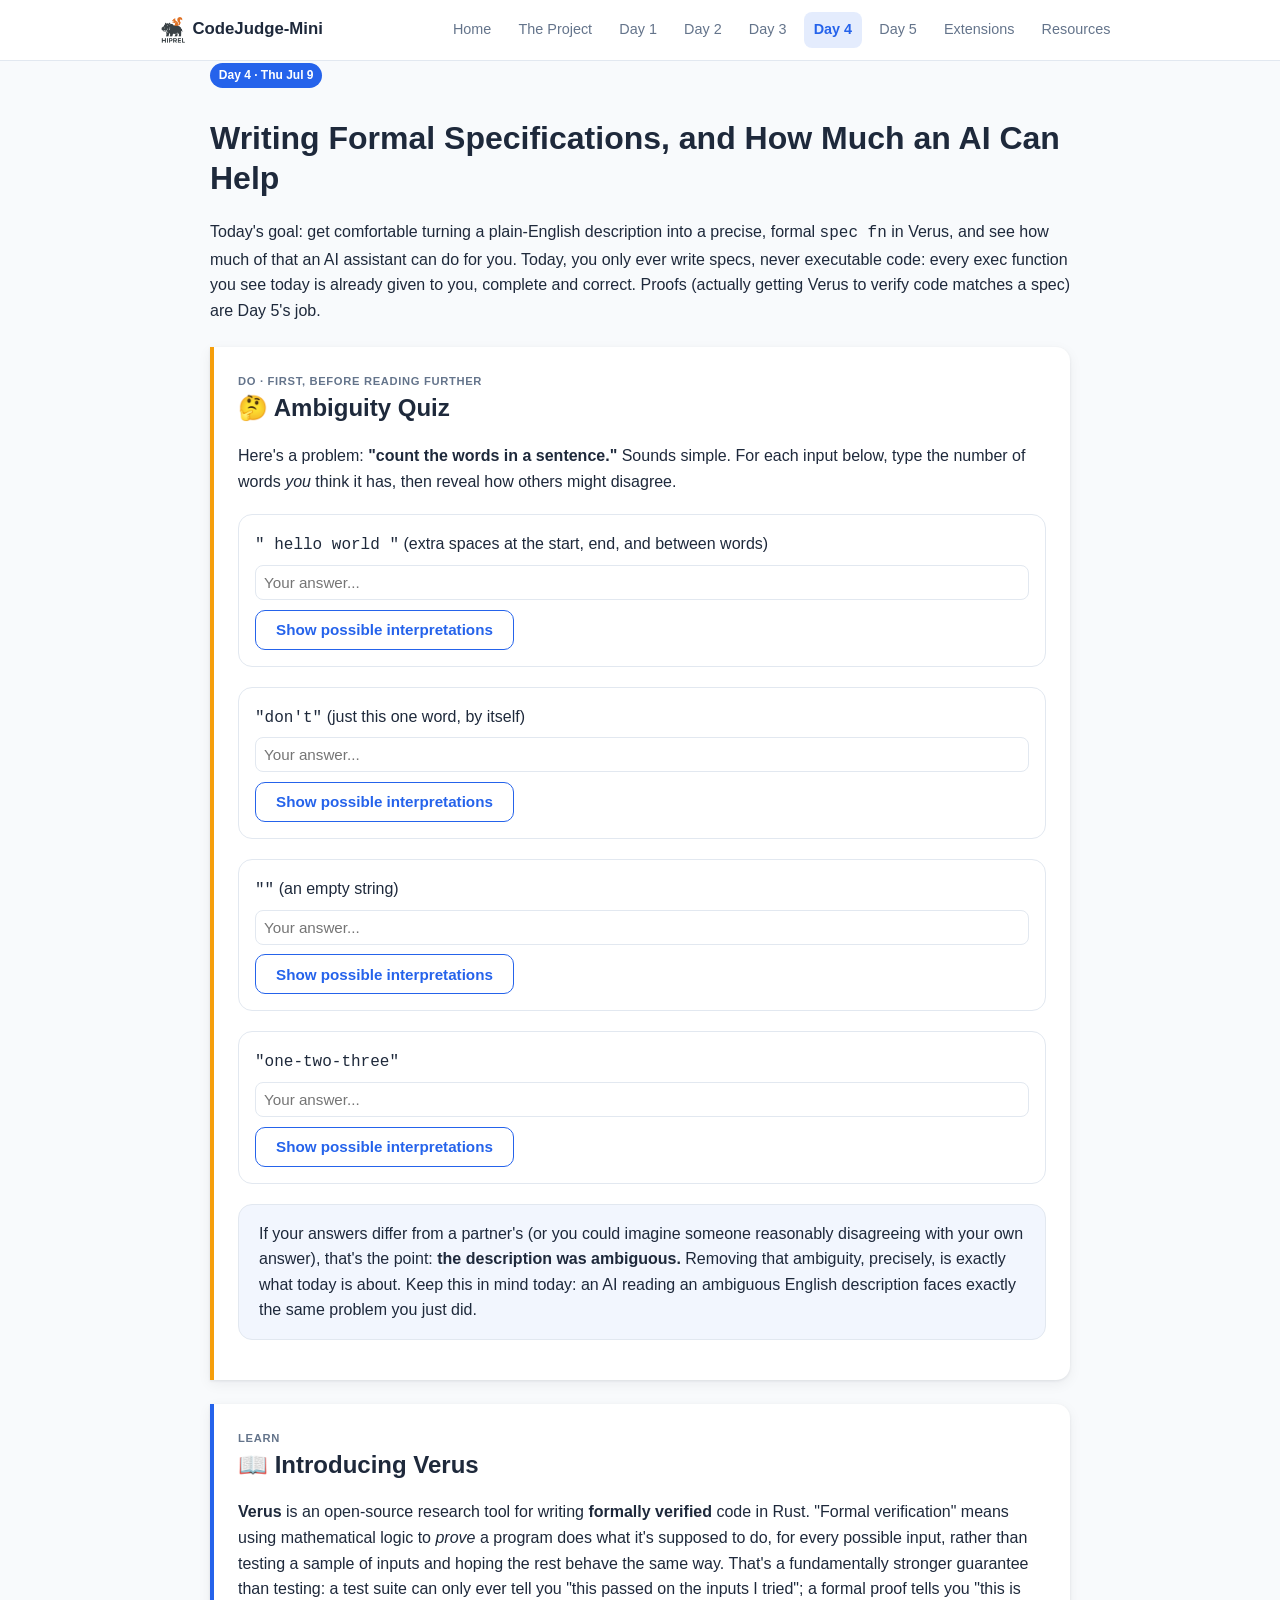
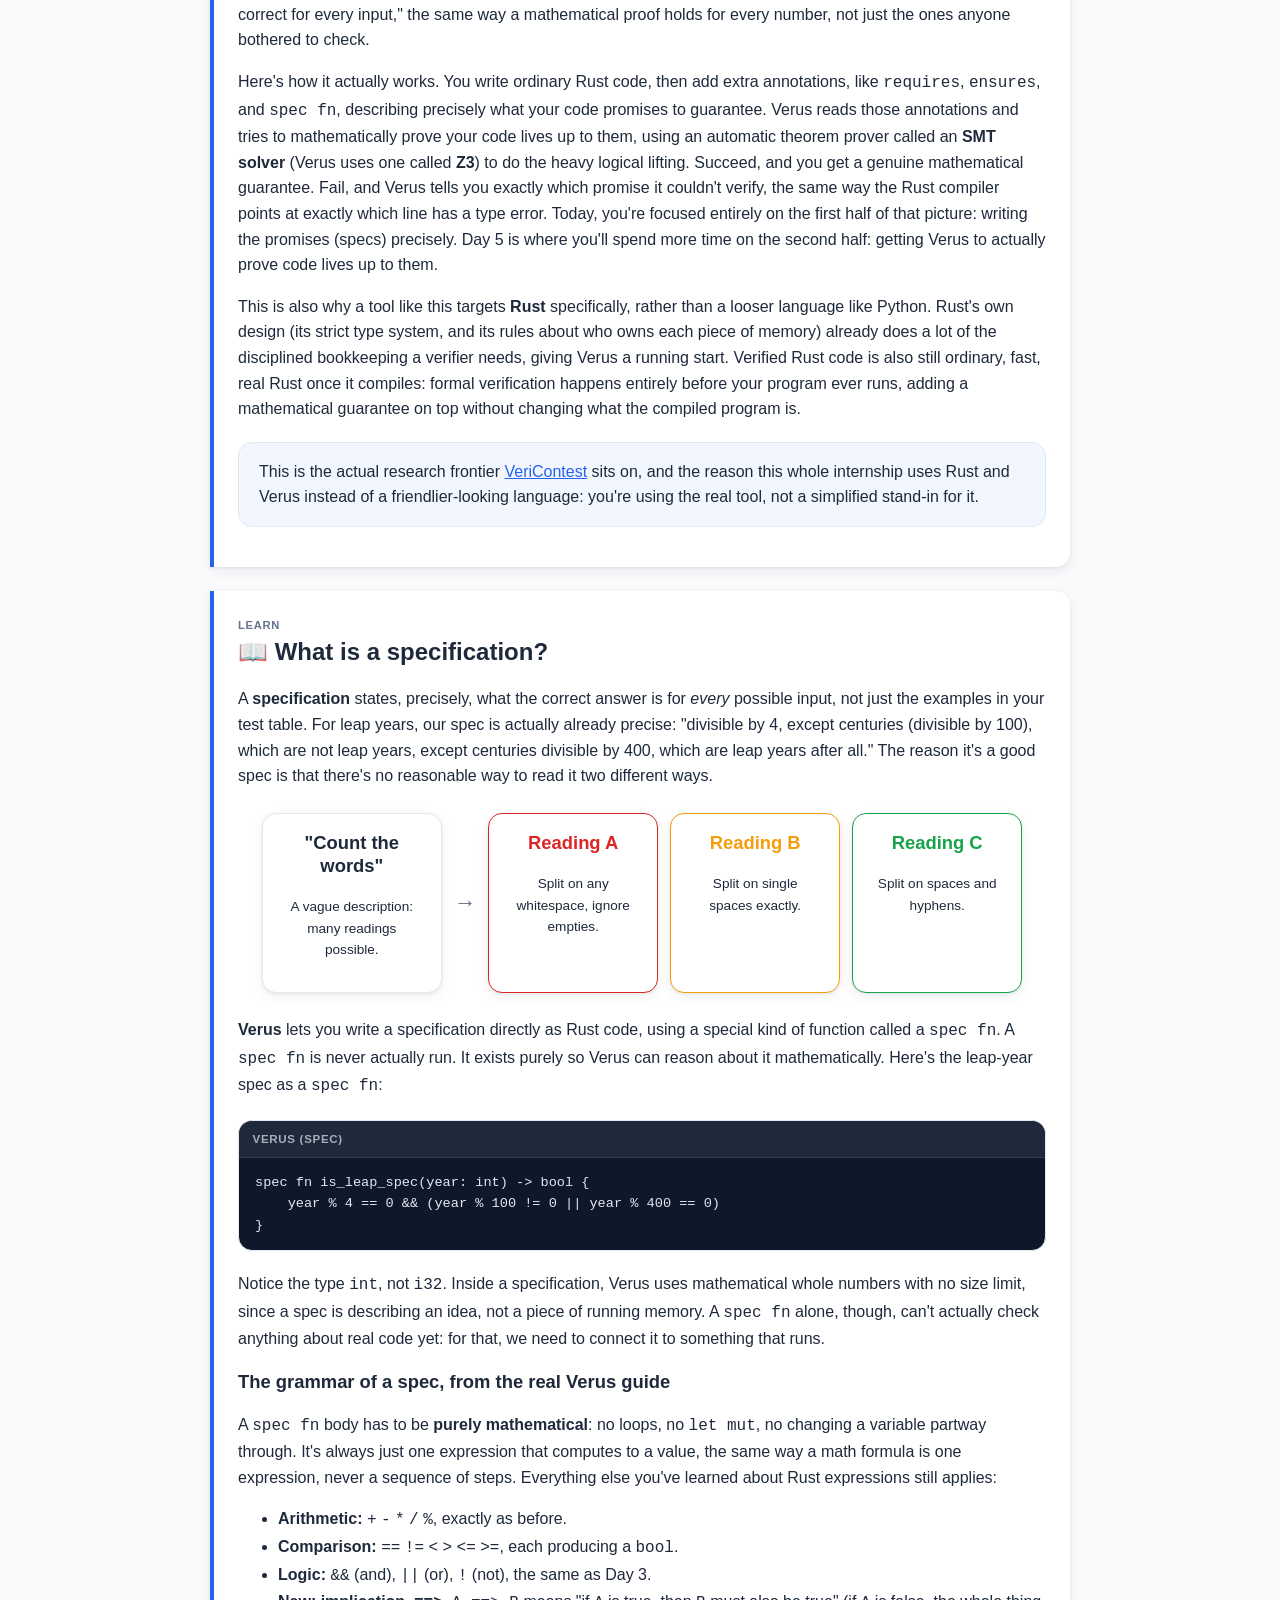
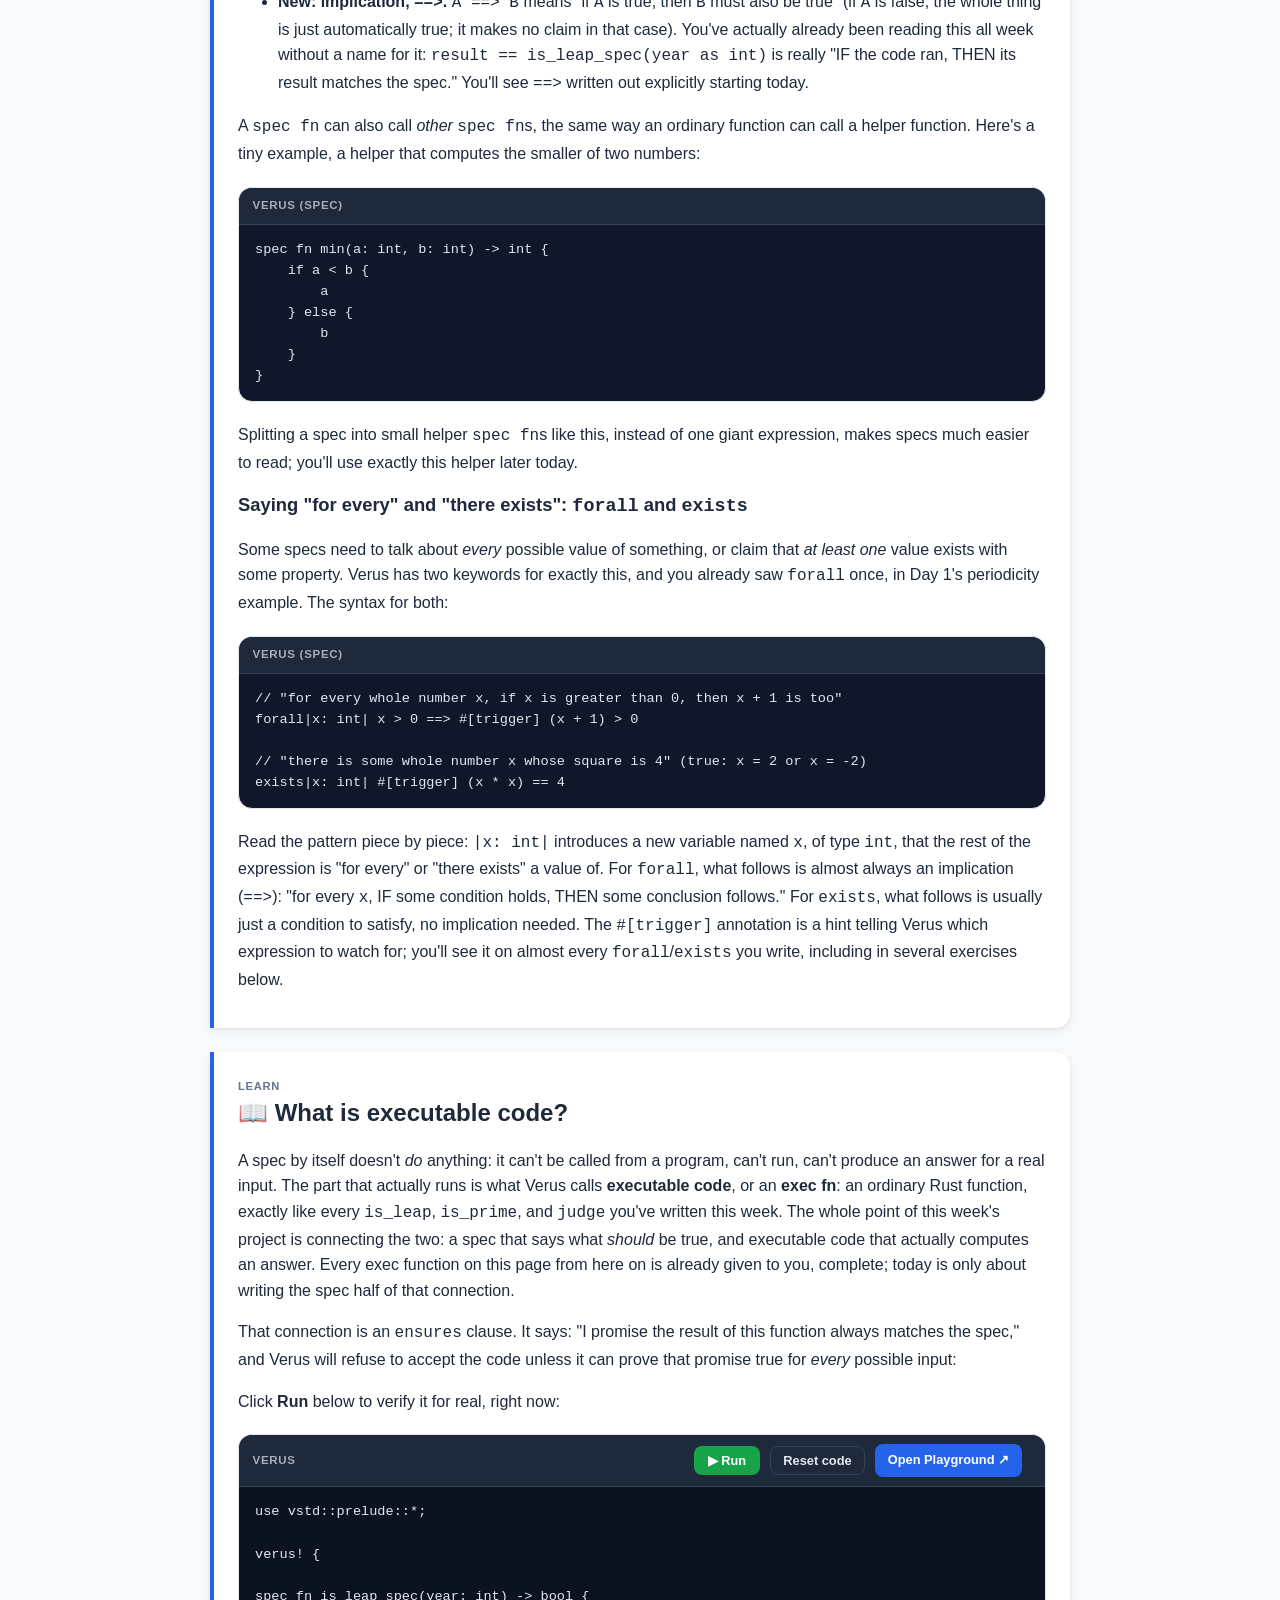
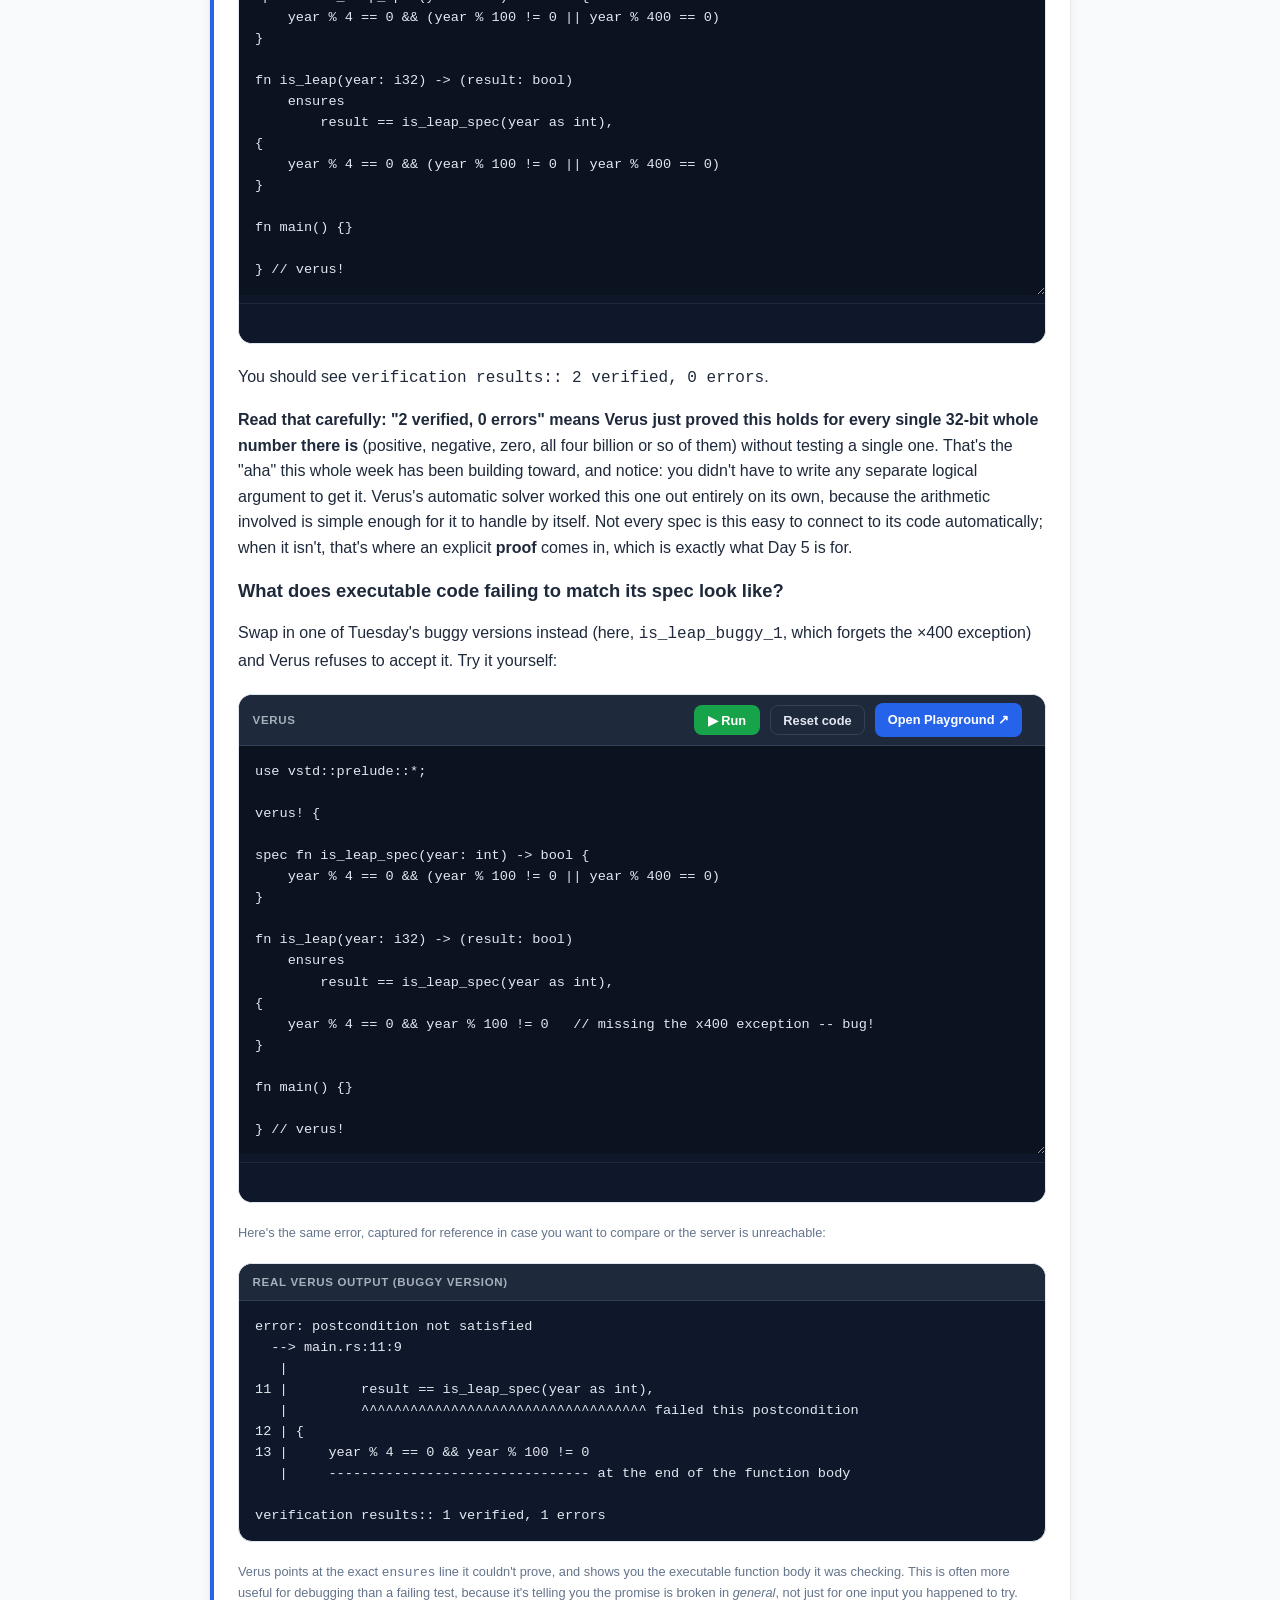
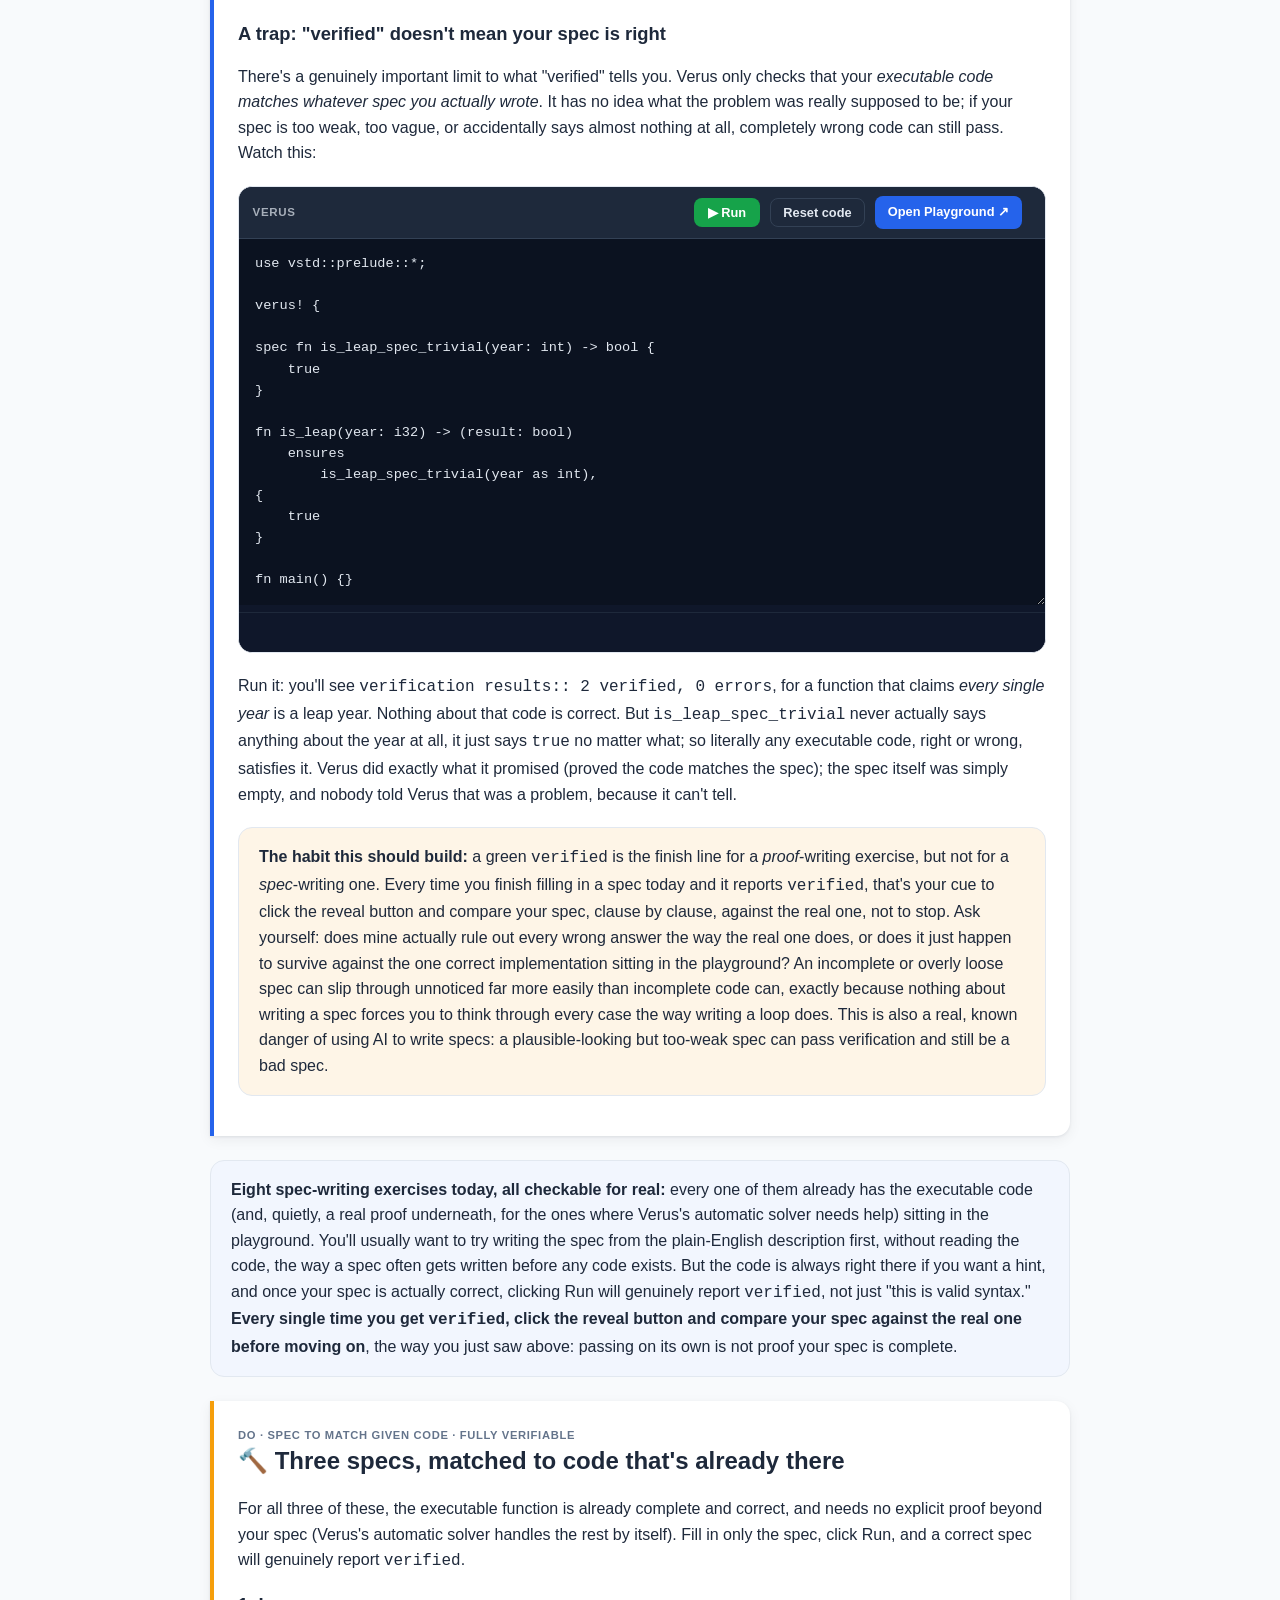
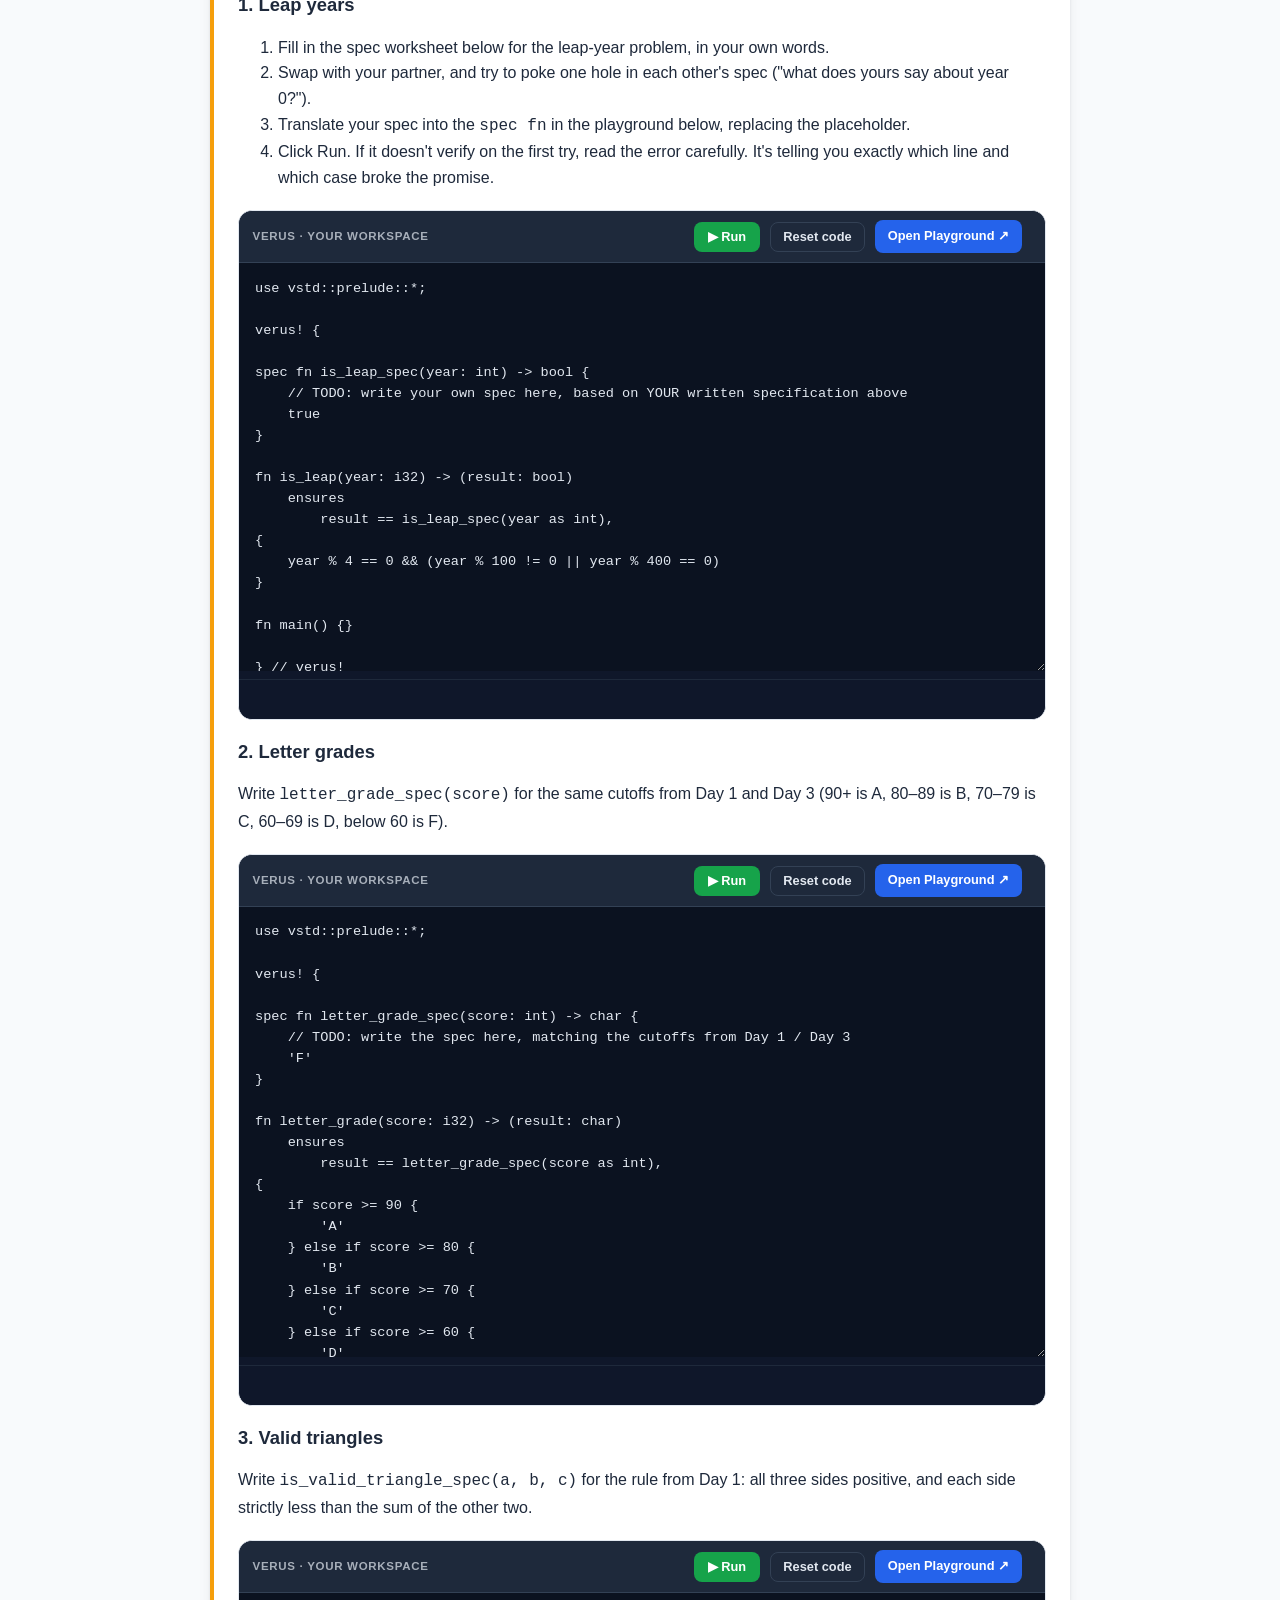
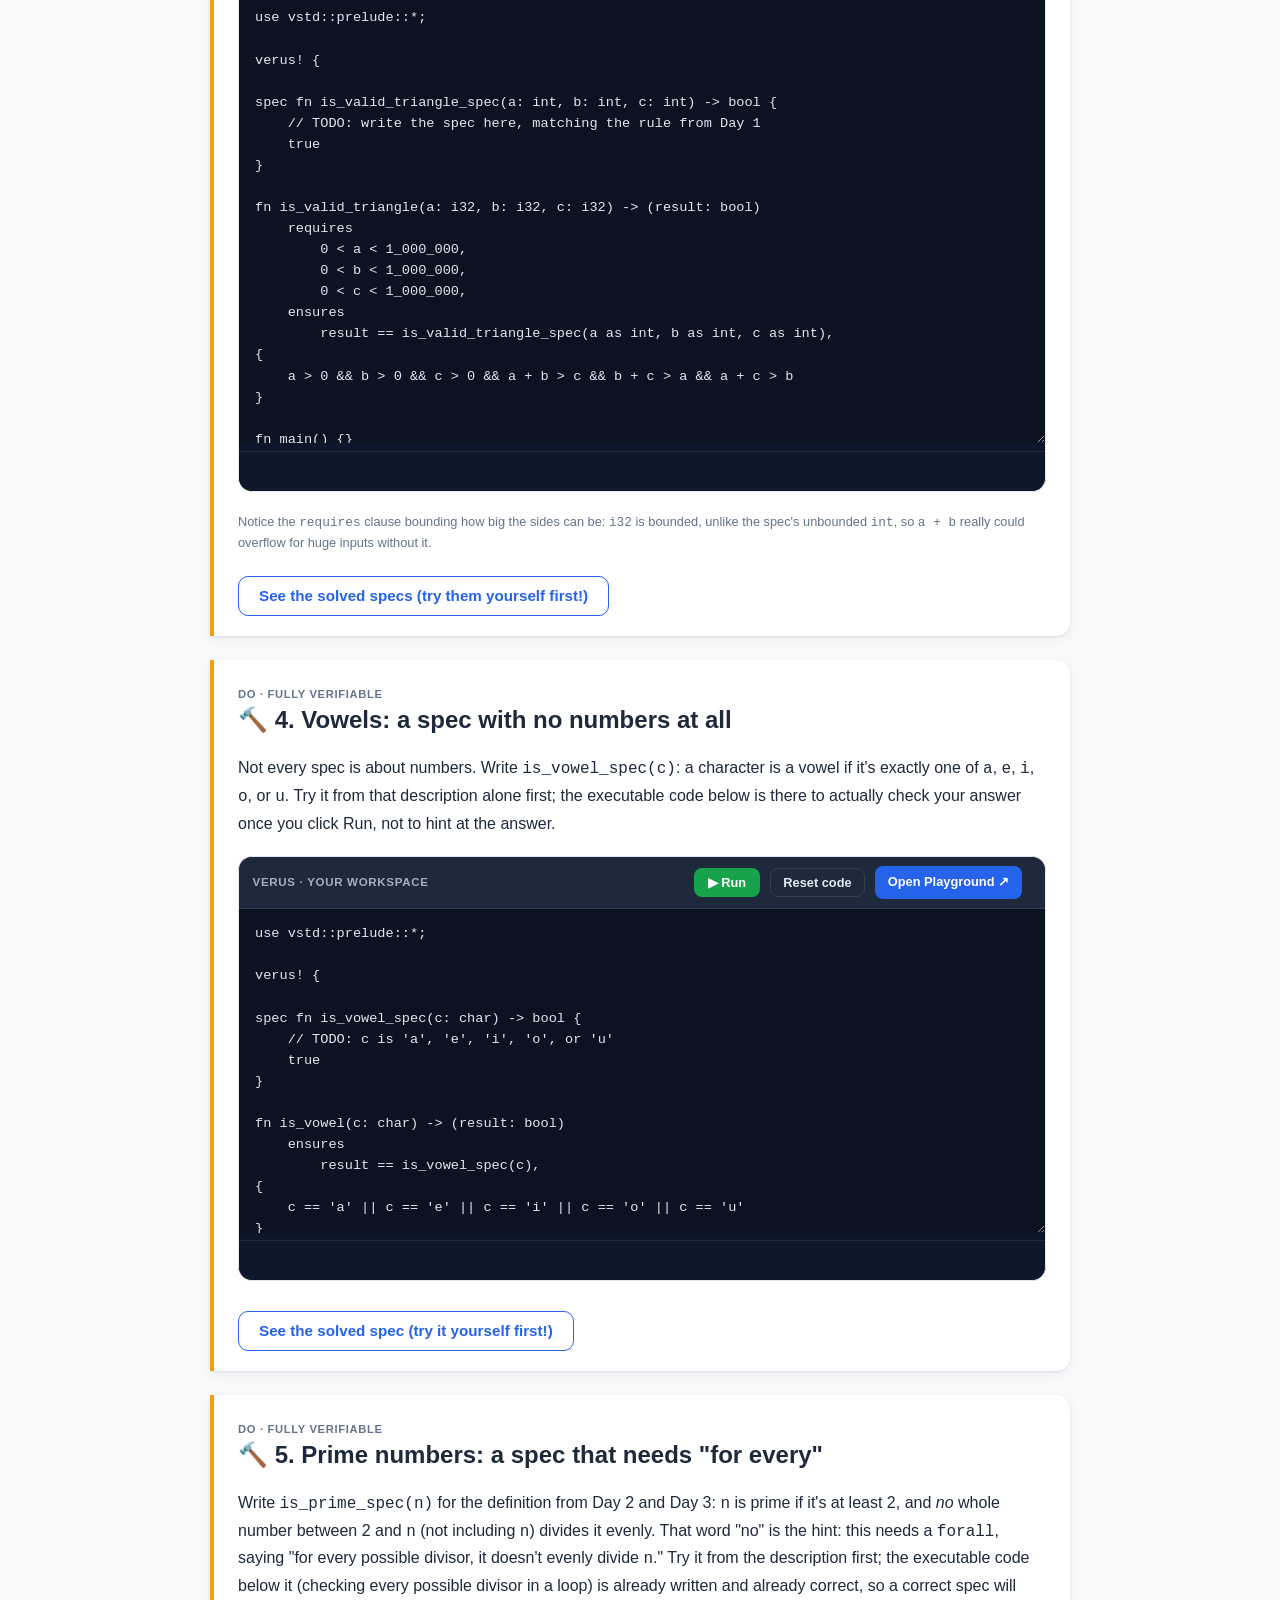
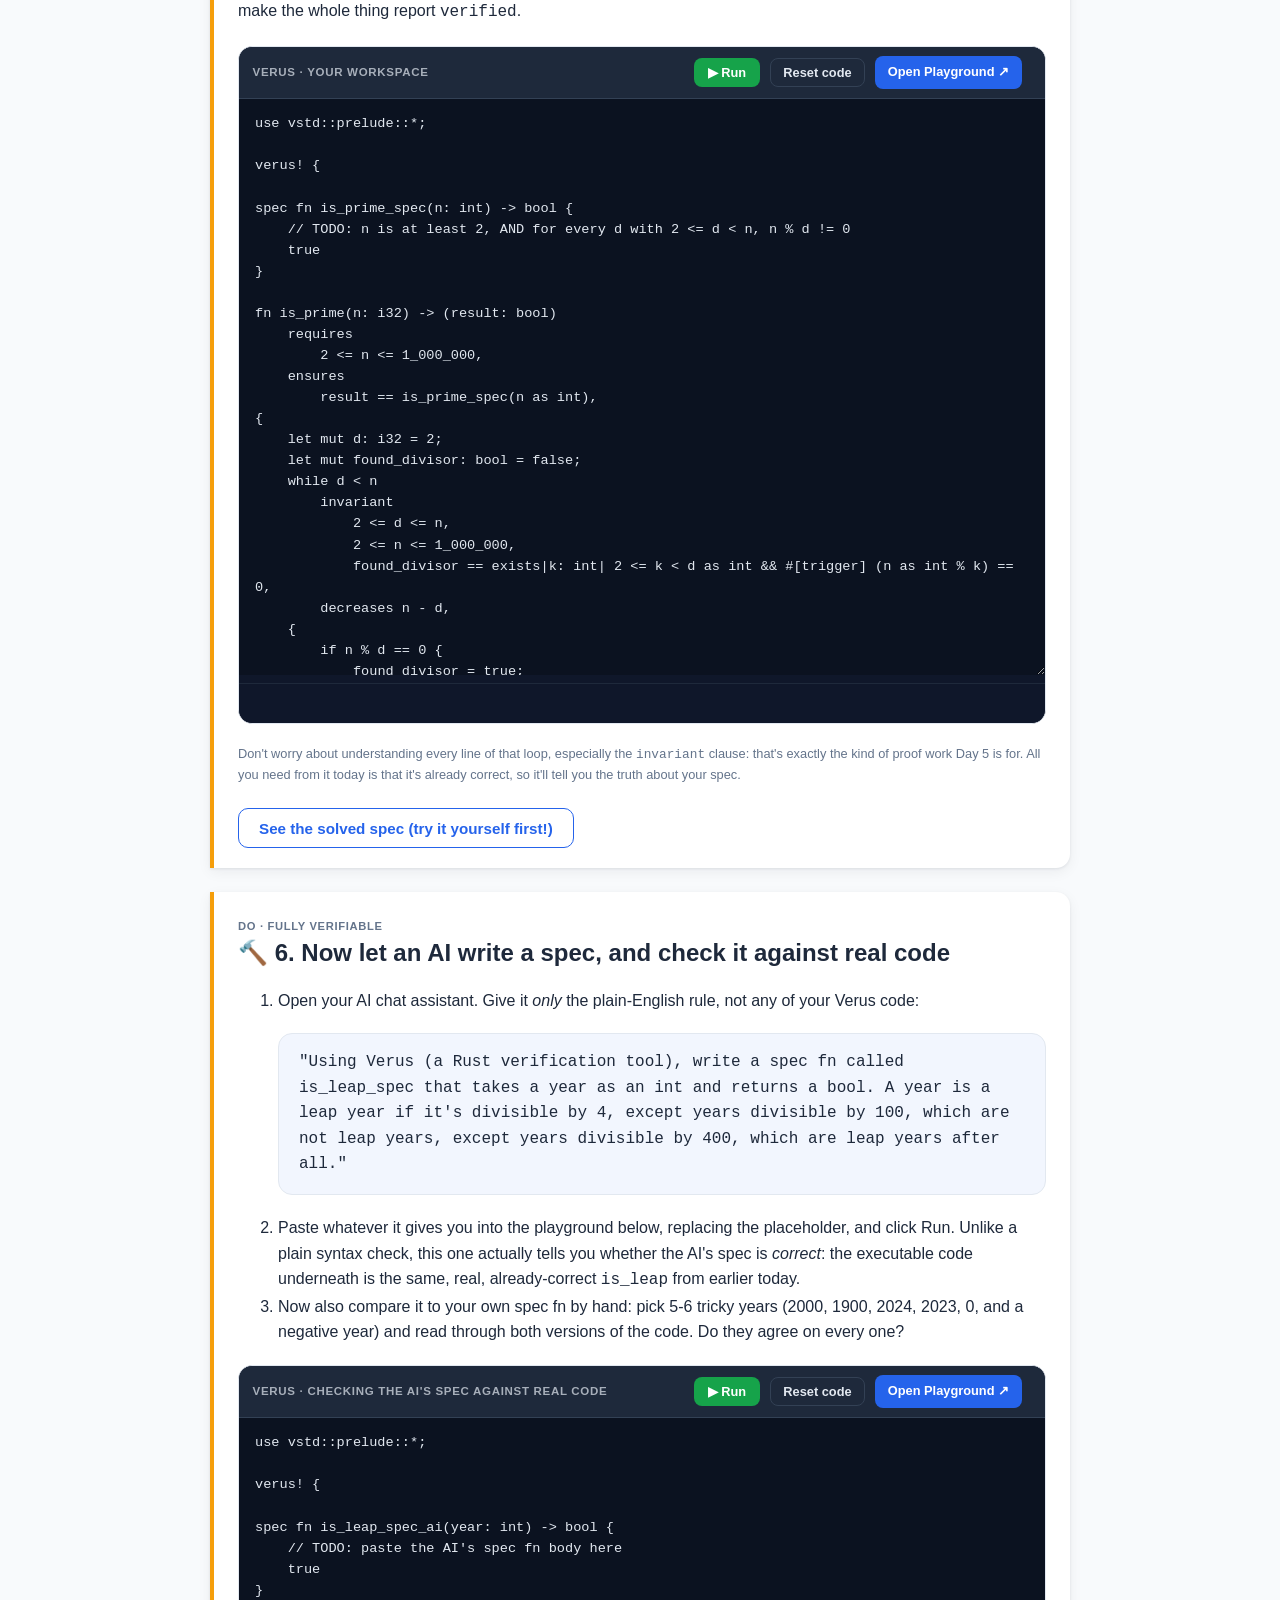
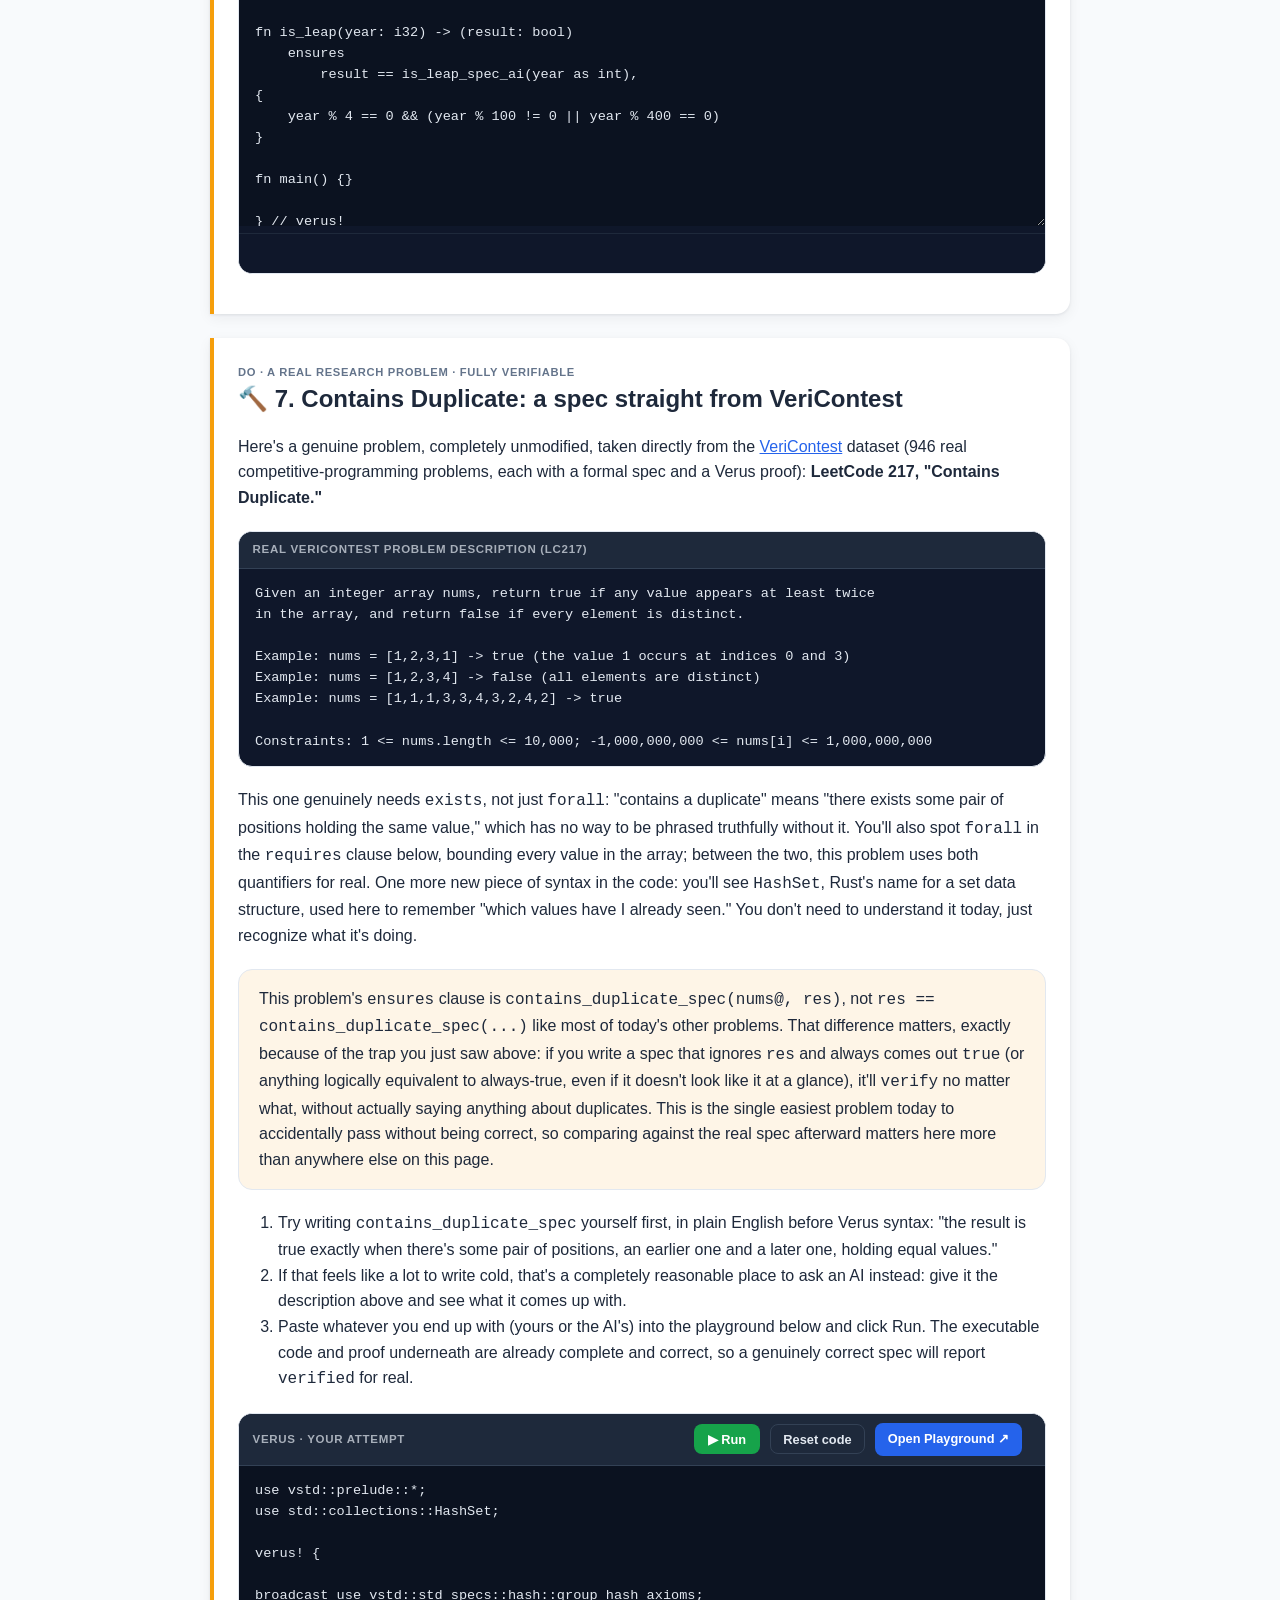
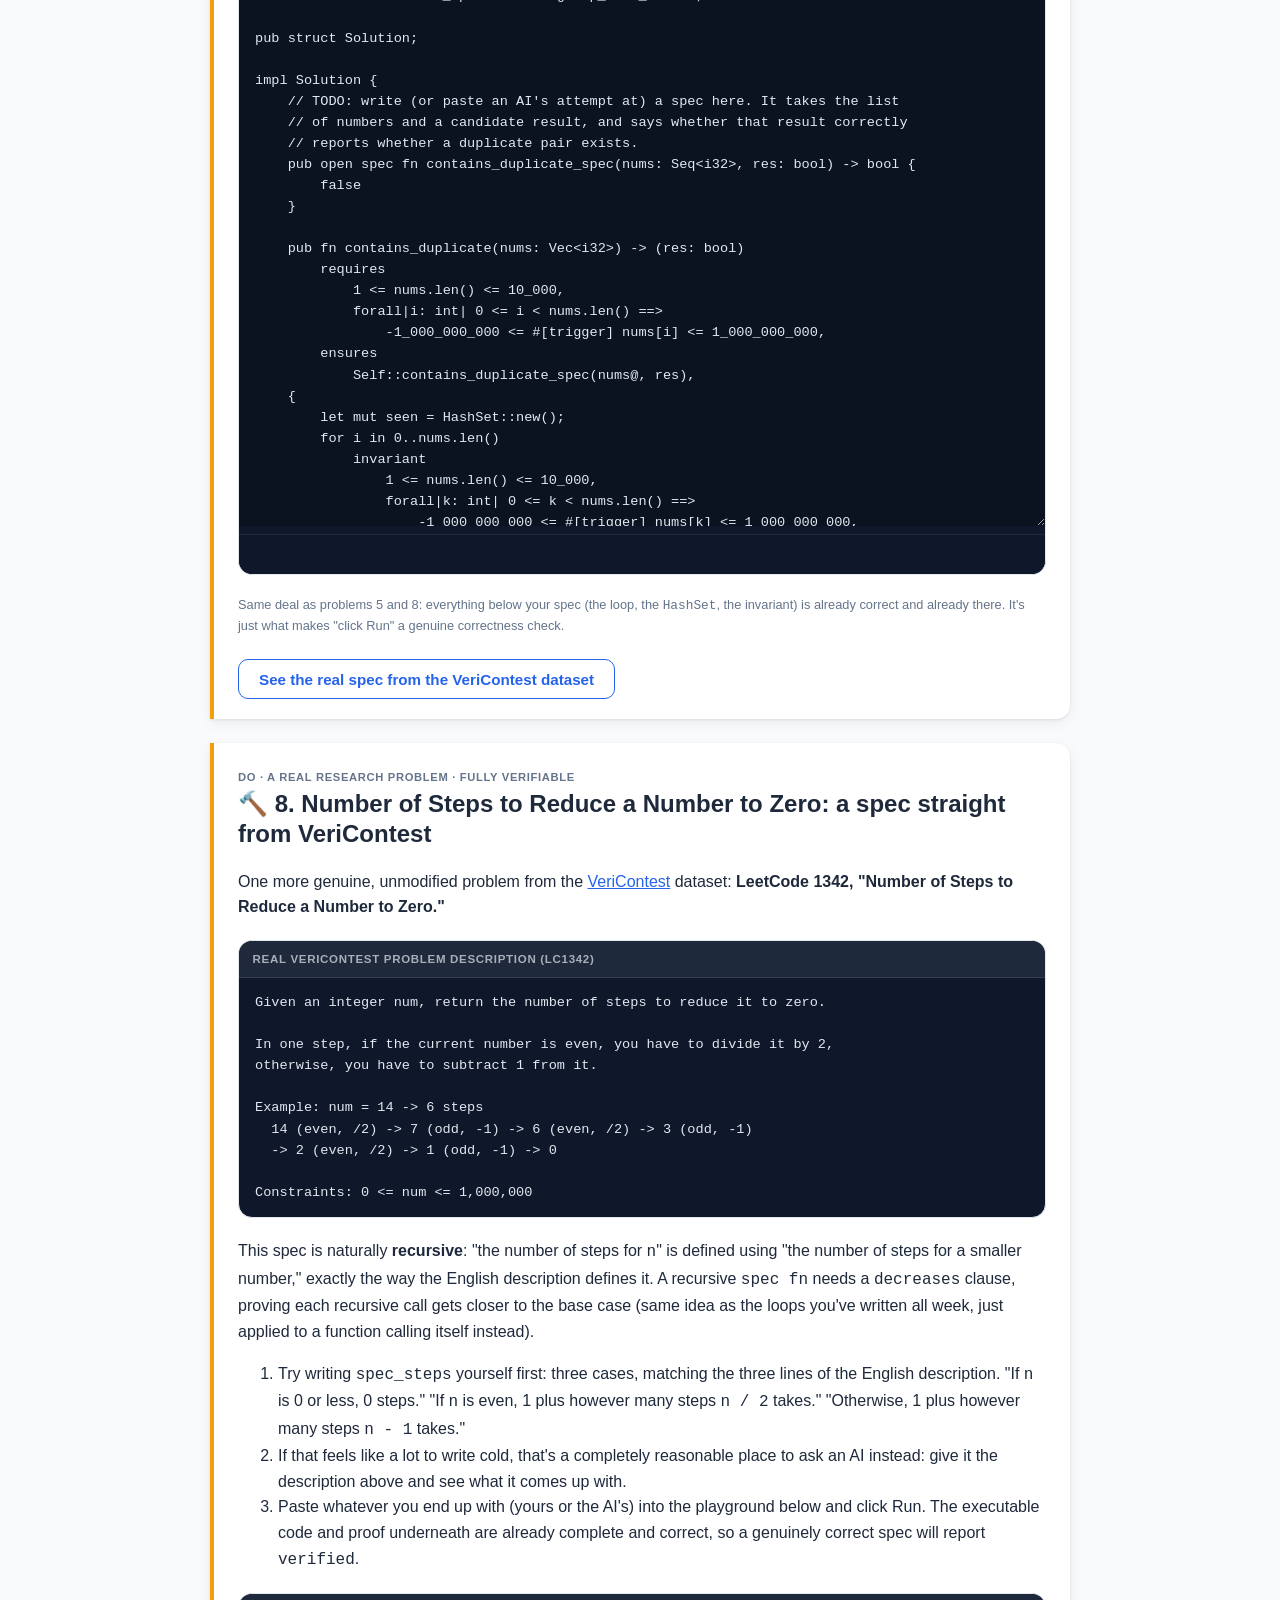
<file: day4.html>
<!doctype html>
<html lang="en">
<head>
<meta charset="utf-8">
<meta name="viewport" content="width=device-width, initial-scale=1">
<title>Day 4: Specifications &amp; AI &middot; CodeJudge-Mini</title>
<link rel="icon" href="icon/image_nontrans.png">
<link rel="stylesheet" href="css/style.css">
</head>
<body>
<header class="site-header">
  <div class="site-header-inner">
    <a class="brand" href="index.html"><img src="icon/image.png" alt="Hiprel Group" class="brand-icon">CodeJudge-Mini</a>
    <button class="nav-toggle" aria-label="Toggle menu">☰</button>
    <nav class="site-nav">
      <a href="index.html">Home</a>
      <a href="project.html">The Project</a>
      <a href="day1.html">Day 1</a>
      <a href="day2.html">Day 2</a>
      <a href="day3.html">Day 3</a>
      <a href="day4.html">Day 4</a>
      <a href="day5.html">Day 5</a>
      <a href="extensions.html">Extensions</a>
      <a href="resources.html">Resources</a>
    </nav>
  </div>
</header>

<div class="container">
  <span class="day-badge">Day 4 &middot; Thu Jul 9</span>
  <h1>Writing Formal Specifications, and How Much an AI Can Help</h1>
  <p class="lead">Today's goal: get comfortable turning a plain-English description into a precise, formal <code>spec fn</code> in Verus, and see how much of that an AI assistant can do for you. Today, you only ever write specs, never executable code: every exec function you see today is already given to you, complete and correct. Proofs (actually getting Verus to verify code matches a spec) are Day 5's job.</p>

  <div class="section-block do">
    <span class="section-tag">Do &middot; first, before reading further</span>
    <h2>🤔 Ambiguity Quiz</h2>
    <p>Here's a problem: <strong>"count the words in a sentence."</strong> Sounds simple. For each input below, type the number of words <em>you</em> think it has, then reveal how others might disagree.</p>

    <div class="quiz-item">
      <label><code>"  hello   world  "</code> (extra spaces at the start, end, and between words)</label>
      <input type="text" id="q1" placeholder="Your answer...">
      <button class="reveal-btn btn btn-outline" data-target="a1" type="button">Show possible interpretations</button>
      <div class="reveal-answer" id="a1">
        Most people say <strong>2</strong>. But if you split naively on single spaces, you might get several empty "words" from the doubled-up spaces. A precise spec has to say exactly how to handle extra whitespace.
      </div>
    </div>

    <div class="quiz-item">
      <label><code>"don't"</code> (just this one word, by itself)</label>
      <input type="text" id="q2" placeholder="Your answer...">
      <button class="reveal-btn btn btn-outline" data-target="a2" type="button">Show possible interpretations</button>
      <div class="reveal-answer" id="a2">
        Most people say <strong>1</strong>: it's one word with an apostrophe in it.
        But a program that splits text apart wherever there's punctuation would see two
        pieces, <code>don</code> and <code>t</code>, and might report <strong>2</strong>.
        The English description never said how to treat apostrophes.
      </div>
    </div>

    <div class="quiz-item">
      <label><code>""</code> (an empty string)</label>
      <input type="text" id="q3" placeholder="Your answer...">
      <button class="reveal-btn btn btn-outline" data-target="a3" type="button">Show possible interpretations</button>
      <div class="reveal-answer" id="a3">
        Is the answer 0? Or does a naive "split on spaces" approach report 1 (treating the empty string as a single empty "word")? This is exactly the kind of edge case a spec needs to pin down.
      </div>
    </div>

    <div class="quiz-item">
      <label><code>"one-two-three"</code></label>
      <input type="text" id="q4" placeholder="Your answer...">
      <button class="reveal-btn btn btn-outline" data-target="a4" type="button">Show possible interpretations</button>
      <div class="reveal-answer" id="a4">
        Is a hyphenated phrase 1 word or 3? Dictionaries disagree with each other on this in real life. There's no universally "correct" answer, only a chosen one.
      </div>
    </div>

    <div class="callout tip">
      If your answers differ from a partner's (or you could imagine someone reasonably
      disagreeing with your own answer), that's the point: <strong>the description was
      ambiguous.</strong> Removing that ambiguity, precisely, is exactly what today is
      about. Keep this in mind today: an AI reading an ambiguous English description
      faces exactly the same problem you just did.
    </div>
  </div>

  <div class="section-block learn">
    <span class="section-tag">Learn</span>
    <h2>📖 Introducing Verus</h2>
    <p>
      <strong>Verus</strong> is an open-source research tool for writing <strong>formally
      verified</strong> code in Rust. "Formal verification" means using mathematical
      logic to <em>prove</em> a program does what it's supposed to do, for every
      possible input, rather than testing a sample of inputs and hoping the rest
      behave the same way. That's a fundamentally stronger guarantee than testing: a
      test suite can only ever tell you "this passed on the inputs I tried"; a formal
      proof tells you "this is correct for every input," the same way a mathematical
      proof holds for every number, not just the ones anyone bothered to check.
    </p>
    <p>
      Here's how it actually works. You write ordinary Rust code, then add extra
      annotations, like <code>requires</code>, <code>ensures</code>, and
      <code>spec fn</code>, describing precisely what your code promises to
      guarantee. Verus reads those annotations and tries to mathematically prove your
      code lives up to them, using an automatic theorem prover called an
      <strong>SMT solver</strong> (Verus uses one called <strong>Z3</strong>) to do
      the heavy logical lifting. Succeed, and you get a genuine mathematical
      guarantee. Fail, and Verus tells you exactly which promise it couldn't verify,
      the same way the Rust compiler points at exactly which line has a type error.
      Today, you're focused entirely on the first half of that picture: writing the
      promises (specs) precisely. Day 5 is where you'll spend more time on the second
      half: getting Verus to actually prove code lives up to them.
    </p>
    <p>
      This is also why a tool like this targets <strong>Rust</strong> specifically,
      rather than a looser language like Python. Rust's own design (its strict type
      system, and its rules about who owns each piece of memory) already does a lot
      of the disciplined bookkeeping a verifier needs, giving Verus a running start.
      Verified Rust code is also still ordinary, fast, real Rust once it compiles:
      formal verification happens entirely before your program ever runs, adding a
      mathematical guarantee on top without changing what the compiled program is.
    </p>
    <div class="callout tip">
      This is the actual research frontier <a href="https://hiprel-group.github.io/VeriContest/" target="_blank" rel="noopener">VeriContest</a> sits on, and the reason this
      whole internship uses Rust and Verus instead of a friendlier-looking language:
      you're using the real tool, not a simplified stand-in for it.
    </div>
  </div>

  <div class="section-block learn">
    <span class="section-tag">Learn</span>
    <h2>📖 What is a specification?</h2>
    <p>
      A <strong>specification</strong> states, precisely, what the correct answer is for
      <em>every</em> possible input, not just the examples in your test table.
      For leap years, our spec is actually already precise: "divisible by 4, except
      centuries (divisible by 100), which are not leap years, except centuries divisible
      by 400, which are leap years after all." The reason it's a good spec is that
      there's no reasonable way to read it two different ways.
    </p>

    <div class="diagram">
      <div style="display:flex;gap:0.75rem;justify-content:center;flex-wrap:wrap;align-items:stretch;">
        <div class="card reveal" style="max-width:180px;transition-delay:0s;"><h3>"Count the words"</h3><p style="font-size:0.85rem;">A vague description: many readings possible.</p></div>
        <div class="reveal" style="align-self:center;font-size:1.4rem;color:var(--text-muted);transition-delay:0.1s;">&rarr;</div>
        <div class="card reveal" style="max-width:170px;transition-delay:0.2s;border-color:var(--danger);"><h3 style="color:var(--danger);">Reading A</h3><p style="font-size:0.85rem;">Split on any whitespace, ignore empties.</p></div>
        <div class="card reveal" style="max-width:170px;transition-delay:0.3s;border-color:var(--accent);"><h3 style="color:var(--accent);">Reading B</h3><p style="font-size:0.85rem;">Split on single spaces exactly.</p></div>
        <div class="card reveal" style="max-width:170px;transition-delay:0.4s;border-color:var(--success);"><h3 style="color:var(--success);">Reading C</h3><p style="font-size:0.85rem;">Split on spaces and hyphens.</p></div>
      </div>
    </div>

    <p>
      <strong>Verus</strong> lets you write a specification directly as Rust code, using
      a special kind of function called a <code>spec fn</code>. A <code>spec fn</code>
      is never actually run. It exists purely so Verus can reason about it
      mathematically. Here's the leap-year spec as a <code>spec fn</code>:
    </p>
    <div class="code-block">
      <script type="text/plain" class="code-source">
spec fn is_leap_spec(year: int) -> bool {
    year % 4 == 0 && (year % 100 != 0 || year % 400 == 0)
}
      </script>
      <div class="code-toolbar">
        <span class="code-lang">Verus (spec)</span>
      </div>
      <pre class="code-content"></pre>
    </div>
    <p>
      Notice the type <code>int</code>, not <code>i32</code>. Inside a
      specification, Verus uses mathematical whole numbers with no size limit, since a
      spec is describing an idea, not a piece of running memory. A <code>spec fn</code>
      alone, though, can't actually check anything about real code yet: for that, we
      need to connect it to something that runs.
    </p>

    <h3>The grammar of a spec, from the real Verus guide</h3>
    <p>
      A <code>spec fn</code> body has to be <strong>purely mathematical</strong>: no
      loops, no <code>let mut</code>, no changing a variable partway through. It's
      always just one expression that computes to a value, the same way a math
      formula is one expression, never a sequence of steps. Everything else you've
      learned about Rust expressions still applies:
    </p>
    <ul>
      <li><strong>Arithmetic:</strong> <code>+</code> <code>-</code> <code>*</code> <code>/</code> <code>%</code>, exactly as before.</li>
      <li><strong>Comparison:</strong> <code>==</code> <code>!=</code> <code>&lt;</code> <code>&gt;</code> <code>&lt;=</code> <code>&gt;=</code>, each producing a <code>bool</code>.</li>
      <li><strong>Logic:</strong> <code>&amp;&amp;</code> (and), <code>||</code> (or), <code>!</code> (not), the same as Day 3.</li>
      <li><strong>New: implication, <code>==&gt;</code>.</strong> <code>A ==> B</code> means "if <code>A</code> is true, then <code>B</code> must also be true" (if <code>A</code> is false, the whole thing is just automatically true; it makes no claim in that case). You've actually already been reading this all week without a name for it: <code>result == is_leap_spec(year as int)</code> is really "IF the code ran, THEN its result matches the spec." You'll see <code>==&gt;</code> written out explicitly starting today.</li>
    </ul>
    <p>
      A <code>spec fn</code> can also call <em>other</em> <code>spec fn</code>s, the
      same way an ordinary function can call a helper function. Here's a tiny
      example, a helper that computes the smaller of two numbers:
    </p>
    <div class="code-block">
      <script type="text/plain" class="code-source">
spec fn min(a: int, b: int) -> int {
    if a < b {
        a
    } else {
        b
    }
}
      </script>
      <div class="code-toolbar">
        <span class="code-lang">Verus (spec)</span>
      </div>
      <pre class="code-content"></pre>
    </div>
    <p>
      Splitting a spec into small helper <code>spec fn</code>s like this, instead of
      one giant expression, makes specs much easier to read; you'll use exactly this
      helper later today.
    </p>

    <h3>Saying "for every" and "there exists": <code>forall</code> and <code>exists</code></h3>
    <p>
      Some specs need to talk about <em>every</em> possible value of something, or
      claim that <em>at least one</em> value exists with some property. Verus has two
      keywords for exactly this, and you already saw <code>forall</code> once, in Day
      1's periodicity example. The syntax for both:
    </p>
    <div class="code-block">
      <script type="text/plain" class="code-source">
// "for every whole number x, if x is greater than 0, then x + 1 is too"
forall|x: int| x > 0 ==> #[trigger] (x + 1) > 0

// "there is some whole number x whose square is 4" (true: x = 2 or x = -2)
exists|x: int| #[trigger] (x * x) == 4
      </script>
      <div class="code-toolbar">
        <span class="code-lang">Verus (spec)</span>
      </div>
      <pre class="code-content"></pre>
    </div>
    <p>
      Read the pattern piece by piece: <code>|x: int|</code> introduces a new
      variable named <code>x</code>, of type <code>int</code>, that the rest of the
      expression is "for every" or "there exists" a value of. For <code>forall</code>,
      what follows is almost always an implication (<code>==></code>): "for every
      <code>x</code>, IF some condition holds, THEN some conclusion follows." For
      <code>exists</code>, what follows is usually just a condition to satisfy, no
      implication needed. The <code>#[trigger]</code> annotation is a hint telling
      Verus which expression to watch for; you'll see it on almost every
      <code>forall</code>/<code>exists</code> you write, including in several
      exercises below.
    </p>
  </div>

  <div class="section-block learn">
    <span class="section-tag">Learn</span>
    <h2>📖 What is executable code?</h2>
    <p>
      A spec by itself doesn't <em>do</em> anything: it can't be called from a
      program, can't run, can't produce an answer for a real input. The part that
      actually runs is what Verus calls <strong>executable code</strong>, or an
      <strong>exec fn</strong>: an ordinary Rust function, exactly like every
      <code>is_leap</code>, <code>is_prime</code>, and <code>judge</code> you've
      written this week. The whole point of this week's project is connecting the
      two: a spec that says what <em>should</em> be true, and executable code that
      actually computes an answer. Every exec function on this page from here on is
      already given to you, complete; today is only about writing the spec half of
      that connection.
    </p>
    <p>
      That connection is an <code>ensures</code> clause. It says: "I promise the
      result of this function always matches the spec," and Verus will refuse to
      accept the code unless it can prove that promise true for <em>every</em>
      possible input:
    </p>
    <p>Click <strong>Run</strong> below to verify it for real, right now:</p>
    <div class="playground" data-tool="verus">
      <script type="text/plain" class="code-source">
use vstd::prelude::*;

verus! {

spec fn is_leap_spec(year: int) -> bool {
    year % 4 == 0 && (year % 100 != 0 || year % 400 == 0)
}

fn is_leap(year: i32) -> (result: bool)
    ensures
        result == is_leap_spec(year as int),
{
    year % 4 == 0 && (year % 100 != 0 || year % 400 == 0)
}

fn main() {}

} // verus!
      </script>
      <div class="code-toolbar">
        <span class="code-lang">Verus</span>
        <button class="pg-run" type="button">&#9654; Run</button>
        <button class="pg-reset" type="button">Reset code</button>
        <a class="open-playground-link" href="https://play.verus-lang.org/" target="_blank" rel="noopener">Open Playground ↗</a>
        <span class="pg-status"></span>
      </div>
      <textarea class="pg-editor" spellcheck="false" rows="18"></textarea>
      <pre class="pg-output"></pre>
    </div>
    <p>You should see <code>verification results:: 2 verified, 0 errors</code>.</p>
    <p>
      <strong>Read that carefully: "2 verified, 0 errors" means Verus just proved this
      holds for every single 32-bit whole number there is</strong> (positive,
      negative, zero, all four billion or so of them) without testing a single
      one. That's the "aha" this whole week has been building toward, and notice: you
      didn't have to write any separate logical argument to get it. Verus's automatic
      solver worked this one out entirely on its own, because the arithmetic involved
      is simple enough for it to handle by itself. Not every spec is this easy to
      connect to its code automatically; when it isn't, that's where an explicit
      <strong>proof</strong> comes in, which is exactly what Day 5 is for.
    </p>

    <h3>What does executable code failing to match its spec look like?</h3>
    <p>Swap in one of Tuesday's buggy versions instead (here, <code>is_leap_buggy_1</code>, which forgets the ×400 exception) and Verus refuses to accept it. Try it yourself:</p>
    <div class="playground" data-tool="verus">
      <script type="text/plain" class="code-source">
use vstd::prelude::*;

verus! {

spec fn is_leap_spec(year: int) -> bool {
    year % 4 == 0 && (year % 100 != 0 || year % 400 == 0)
}

fn is_leap(year: i32) -> (result: bool)
    ensures
        result == is_leap_spec(year as int),
{
    year % 4 == 0 && year % 100 != 0   // missing the x400 exception -- bug!
}

fn main() {}

} // verus!
      </script>
      <div class="code-toolbar">
        <span class="code-lang">Verus</span>
        <button class="pg-run" type="button">&#9654; Run</button>
        <button class="pg-reset" type="button">Reset code</button>
        <a class="open-playground-link" href="https://play.verus-lang.org/" target="_blank" rel="noopener">Open Playground ↗</a>
        <span class="pg-status"></span>
      </div>
      <textarea class="pg-editor" spellcheck="false" rows="18"></textarea>
      <pre class="pg-output"></pre>
    </div>
    <p class="worksheet-note">Here's the same error, captured for reference in case you want to compare or the server is unreachable:</p>
    <div class="code-block">
      <script type="text/plain" class="code-source">
error: postcondition not satisfied
  --> main.rs:11:9
   |
11 |         result == is_leap_spec(year as int),
   |         ^^^^^^^^^^^^^^^^^^^^^^^^^^^^^^^^^^^ failed this postcondition
12 | {
13 |     year % 4 == 0 && year % 100 != 0
   |     -------------------------------- at the end of the function body

verification results:: 1 verified, 1 errors
      </script>
      <div class="code-toolbar">
        <span class="code-lang">Real Verus output (buggy version)</span>
      </div>
      <pre class="code-content"></pre>
    </div>
    <p class="worksheet-note">
      Verus points at the exact <code>ensures</code> line it couldn't prove, and shows
      you the executable function body it was checking. This is often more useful for
      debugging than a failing test, because it's telling you the promise is broken in
      <em>general</em>, not just for one input you happened to try.
    </p>

    <h3>A trap: "verified" doesn't mean your spec is right</h3>
    <p>
      There's a genuinely important limit to what "verified" tells you. Verus only
      checks that your <em>executable code matches whatever spec you actually
      wrote</em>. It has no idea what the problem was really supposed to be; if your
      spec is too weak, too vague, or accidentally says almost nothing at all,
      completely wrong code can still pass. Watch this:
    </p>
    <div class="playground" data-tool="verus">
      <script type="text/plain" class="code-source">
use vstd::prelude::*;

verus! {

spec fn is_leap_spec_trivial(year: int) -> bool {
    true
}

fn is_leap(year: i32) -> (result: bool)
    ensures
        is_leap_spec_trivial(year as int),
{
    true
}

fn main() {}

} // verus!
      </script>
      <div class="code-toolbar">
        <span class="code-lang">Verus</span>
        <button class="pg-run" type="button">&#9654; Run</button>
        <button class="pg-reset" type="button">Reset code</button>
        <a class="open-playground-link" href="https://play.verus-lang.org/" target="_blank" rel="noopener">Open Playground ↗</a>
        <span class="pg-status"></span>
      </div>
      <textarea class="pg-editor" spellcheck="false" rows="16"></textarea>
      <pre class="pg-output"></pre>
    </div>
    <p>
      Run it: you'll see <code>verification results:: 2 verified, 0 errors</code>,
      for a function that claims <em>every single year</em> is a leap year. Nothing
      about that code is correct. But <code>is_leap_spec_trivial</code> never
      actually says anything about the year at all, it just says <code>true</code>
      no matter what; so literally any executable code, right or wrong, satisfies
      it. Verus did exactly what it promised (proved the code matches the spec);
      the spec itself was simply empty, and nobody told Verus that was a problem,
      because it can't tell.
    </p>
    <div class="callout warn">
      <strong>The habit this should build:</strong> a green <code>verified</code>
      is the finish line for a <em>proof</em>-writing exercise, but not for a
      <em>spec</em>-writing one. Every time you finish filling in a spec today and
      it reports <code>verified</code>, that's your cue to click the reveal button
      and compare your spec, clause by clause, against the real one, not to stop.
      Ask yourself: does mine actually rule out every wrong answer the way the
      real one does, or does it just happen to survive against the one correct
      implementation sitting in the playground? An incomplete or overly loose spec
      can slip through unnoticed far more easily than incomplete code can, exactly
      because nothing about writing a spec forces you to think through every case
      the way writing a loop does. This is also a real, known danger of using AI
      to write specs: a plausible-looking but too-weak spec can pass verification
      and still be a bad spec.
    </div>
  </div>

  <div class="callout tip">
    <strong>Eight spec-writing exercises today, all checkable for real:</strong> every
    one of them already has the executable code (and, quietly, a real proof
    underneath, for the ones where Verus's automatic solver needs help) sitting in
    the playground. You'll usually want to try writing the spec from the plain-English
    description first, without reading the code, the way a spec often gets written
    before any code exists. But the code is always right there if you want a hint,
    and once your spec is actually correct, clicking Run will genuinely report
    <code>verified</code>, not just "this is valid syntax." <strong>Every single
    time you get <code>verified</code>, click the reveal button and compare your
    spec against the real one before moving on</strong>, the way you just saw above:
    passing on its own is not proof your spec is complete.
  </div>

  <div class="section-block do">
    <span class="section-tag">Do &middot; spec to match given code &middot; fully verifiable</span>
    <h2>🔨 Three specs, matched to code that's already there</h2>
    <p>
      For all three of these, the executable function is already complete and
      correct, and needs no explicit proof beyond your spec (Verus's automatic
      solver handles the rest by itself). Fill in only the spec, click Run, and a
      correct spec will genuinely report <code>verified</code>.
    </p>

    <h3>1. Leap years</h3>
    <ol>
      <li>Fill in the spec worksheet below for the leap-year problem, in your own words.</li>
      <li>Swap with your partner, and try to poke one hole in each other's spec ("what does yours say about year 0?").</li>
      <li>Translate your spec into the <code>spec fn</code> in the playground below, replacing the placeholder.</li>
      <li>Click Run. If it doesn't verify on the first try, read the error carefully. It's telling you exactly which line and which case broke the promise.</li>
    </ol>
    <div class="playground" data-tool="verus">
      <script type="text/plain" class="code-source">
use vstd::prelude::*;

verus! {

spec fn is_leap_spec(year: int) -> bool {
    // TODO: write your own spec here, based on YOUR written specification above
    true
}

fn is_leap(year: i32) -> (result: bool)
    ensures
        result == is_leap_spec(year as int),
{
    year % 4 == 0 && (year % 100 != 0 || year % 400 == 0)
}

fn main() {}

} // verus!
      </script>
      <div class="code-toolbar">
        <span class="code-lang">Verus &middot; your workspace</span>
        <button class="pg-run" type="button">&#9654; Run</button>
        <button class="pg-reset" type="button">Reset code</button>
        <a class="open-playground-link" href="https://play.verus-lang.org/" target="_blank" rel="noopener">Open Playground ↗</a>
        <span class="pg-status"></span>
      </div>
      <textarea class="pg-editor" spellcheck="false" rows="18"></textarea>
      <pre class="pg-output"></pre>
    </div>

    <h3>2. Letter grades</h3>
    <p>
      Write <code>letter_grade_spec(score)</code> for the same cutoffs from Day 1
      and Day 3 (90+ is A, 80&ndash;89 is B, 70&ndash;79 is C, 60&ndash;69 is D,
      below 60 is F).
    </p>
    <div class="playground" data-tool="verus">
      <script type="text/plain" class="code-source">
use vstd::prelude::*;

verus! {

spec fn letter_grade_spec(score: int) -> char {
    // TODO: write the spec here, matching the cutoffs from Day 1 / Day 3
    'F'
}

fn letter_grade(score: i32) -> (result: char)
    ensures
        result == letter_grade_spec(score as int),
{
    if score >= 90 {
        'A'
    } else if score >= 80 {
        'B'
    } else if score >= 70 {
        'C'
    } else if score >= 60 {
        'D'
    } else {
        'F'
    }
}

fn main() {}

} // verus!
      </script>
      <div class="code-toolbar">
        <span class="code-lang">Verus &middot; your workspace</span>
        <button class="pg-run" type="button">&#9654; Run</button>
        <button class="pg-reset" type="button">Reset code</button>
        <a class="open-playground-link" href="https://play.verus-lang.org/" target="_blank" rel="noopener">Open Playground ↗</a>
        <span class="pg-status"></span>
      </div>
      <textarea class="pg-editor" spellcheck="false" rows="20"></textarea>
      <pre class="pg-output"></pre>
    </div>

    <h3>3. Valid triangles</h3>
    <p>
      Write <code>is_valid_triangle_spec(a, b, c)</code> for the rule from Day 1:
      all three sides positive, and each side strictly less than the sum of the
      other two.
    </p>
    <div class="playground" data-tool="verus">
      <script type="text/plain" class="code-source">
use vstd::prelude::*;

verus! {

spec fn is_valid_triangle_spec(a: int, b: int, c: int) -> bool {
    // TODO: write the spec here, matching the rule from Day 1
    true
}

fn is_valid_triangle(a: i32, b: i32, c: i32) -> (result: bool)
    requires
        0 < a < 1_000_000,
        0 < b < 1_000_000,
        0 < c < 1_000_000,
    ensures
        result == is_valid_triangle_spec(a as int, b as int, c as int),
{
    a > 0 && b > 0 && c > 0 && a + b > c && b + c > a && a + c > b
}

fn main() {}

} // verus!
      </script>
      <div class="code-toolbar">
        <span class="code-lang">Verus &middot; your workspace</span>
        <button class="pg-run" type="button">&#9654; Run</button>
        <button class="pg-reset" type="button">Reset code</button>
        <a class="open-playground-link" href="https://play.verus-lang.org/" target="_blank" rel="noopener">Open Playground ↗</a>
        <span class="pg-status"></span>
      </div>
      <textarea class="pg-editor" spellcheck="false" rows="20"></textarea>
      <pre class="pg-output"></pre>
    </div>
    <p class="worksheet-note">Notice the <code>requires</code> clause bounding how big the sides can be: <code>i32</code> is bounded, unlike the spec's unbounded <code>int</code>, so <code>a + b</code> really could overflow for huge inputs without it.</p>

    <button class="reveal-btn btn btn-outline" data-target="solved-verifiable-specs" data-hide-label="Hide solved versions" type="button">See the solved specs (try them yourself first!)</button>
    <div class="reveal-answer" id="solved-verifiable-specs">
      <div class="code-block">
        <script type="text/plain" class="code-source">
spec fn is_leap_spec(year: int) -> bool {
    year % 4 == 0 && (year % 100 != 0 || year % 400 == 0)
}
        </script>
        <div class="code-toolbar">
          <span class="code-lang">Verus</span>
          <button class="copy-btn" type="button">📋 Copy code</button>
        </div>
        <pre class="code-content"></pre>
      </div>
      <div class="code-block">
        <script type="text/plain" class="code-source">
spec fn letter_grade_spec(score: int) -> char {
    if score >= 90 {
        'A'
    } else if score >= 80 {
        'B'
    } else if score >= 70 {
        'C'
    } else if score >= 60 {
        'D'
    } else {
        'F'
    }
}
        </script>
        <div class="code-toolbar">
          <span class="code-lang">Verus</span>
          <button class="copy-btn" type="button">📋 Copy code</button>
        </div>
        <pre class="code-content"></pre>
      </div>
      <div class="code-block">
        <script type="text/plain" class="code-source">
spec fn is_valid_triangle_spec(a: int, b: int, c: int) -> bool {
    a > 0 && b > 0 && c > 0 && a + b > c && b + c > a && a + c > b
}
        </script>
        <div class="code-toolbar">
          <span class="code-lang">Verus</span>
          <button class="copy-btn" type="button">📋 Copy code</button>
        </div>
        <pre class="code-content"></pre>
      </div>
    </div>
  </div>

  <div class="section-block do">
    <span class="section-tag">Do &middot; fully verifiable</span>
    <h2>🔨 4. Vowels: a spec with no numbers at all</h2>
    <p>
      Not every spec is about numbers. Write <code>is_vowel_spec(c)</code>: a
      character is a vowel if it's exactly one of <code>a</code>, <code>e</code>,
      <code>i</code>, <code>o</code>, or <code>u</code>. Try it from that
      description alone first; the executable code below is there to actually
      check your answer once you click Run, not to hint at the answer.
    </p>
    <div class="playground" data-tool="verus">
      <script type="text/plain" class="code-source">
use vstd::prelude::*;

verus! {

spec fn is_vowel_spec(c: char) -> bool {
    // TODO: c is 'a', 'e', 'i', 'o', or 'u'
    true
}

fn is_vowel(c: char) -> (result: bool)
    ensures
        result == is_vowel_spec(c),
{
    c == 'a' || c == 'e' || c == 'i' || c == 'o' || c == 'u'
}

fn main() {}

} // verus!
      </script>
      <div class="code-toolbar">
        <span class="code-lang">Verus &middot; your workspace</span>
        <button class="pg-run" type="button">&#9654; Run</button>
        <button class="pg-reset" type="button">Reset code</button>
        <a class="open-playground-link" href="https://play.verus-lang.org/" target="_blank" rel="noopener">Open Playground ↗</a>
        <span class="pg-status"></span>
      </div>
      <textarea class="pg-editor" spellcheck="false" rows="14"></textarea>
      <pre class="pg-output"></pre>
    </div>
    <button class="reveal-btn btn btn-outline" data-target="solved-vowel-spec" data-hide-label="Hide solved version" type="button">See the solved spec (try it yourself first!)</button>
    <div class="reveal-answer" id="solved-vowel-spec">
      <div class="code-block">
        <script type="text/plain" class="code-source">
spec fn is_vowel_spec(c: char) -> bool {
    c == 'a' || c == 'e' || c == 'i' || c == 'o' || c == 'u'
}
        </script>
        <div class="code-toolbar">
          <span class="code-lang">Verus</span>
          <button class="copy-btn" type="button">📋 Copy code</button>
        </div>
        <pre class="code-content"></pre>
      </div>
    </div>
  </div>

  <div class="section-block do">
    <span class="section-tag">Do &middot; fully verifiable</span>
    <h2>🔨 5. Prime numbers: a spec that needs "for every"</h2>
    <p>
      Write <code>is_prime_spec(n)</code> for the definition from Day 2 and Day 3:
      <code>n</code> is prime if it's at least 2, and <em>no</em> whole number
      between 2 and <code>n</code> (not including <code>n</code>) divides it
      evenly. That word "no" is the hint: this needs a <code>forall</code>, saying
      "for every possible divisor, it doesn't evenly divide <code>n</code>." Try
      it from the description first; the executable code below it (checking every
      possible divisor in a loop) is already written and already correct, so a
      correct spec will make the whole thing report <code>verified</code>.
    </p>
    <div class="playground" data-tool="verus">
      <script type="text/plain" class="code-source">
use vstd::prelude::*;

verus! {

spec fn is_prime_spec(n: int) -> bool {
    // TODO: n is at least 2, AND for every d with 2 <= d < n, n % d != 0
    true
}

fn is_prime(n: i32) -> (result: bool)
    requires
        2 <= n <= 1_000_000,
    ensures
        result == is_prime_spec(n as int),
{
    let mut d: i32 = 2;
    let mut found_divisor: bool = false;
    while d < n
        invariant
            2 <= d <= n,
            2 <= n <= 1_000_000,
            found_divisor == exists|k: int| 2 <= k < d as int && #[trigger] (n as int % k) == 0,
        decreases n - d,
    {
        if n % d == 0 {
            found_divisor = true;
        }
        d = d + 1;
    }
    !found_divisor
}

fn main() {}

} // verus!
      </script>
      <div class="code-toolbar">
        <span class="code-lang">Verus &middot; your workspace</span>
        <button class="pg-run" type="button">&#9654; Run</button>
        <button class="pg-reset" type="button">Reset code</button>
        <a class="open-playground-link" href="https://play.verus-lang.org/" target="_blank" rel="noopener">Open Playground ↗</a>
        <span class="pg-status"></span>
      </div>
      <textarea class="pg-editor" spellcheck="false" rows="26"></textarea>
      <pre class="pg-output"></pre>
    </div>
    <p class="worksheet-note">
      Don't worry about understanding every line of that loop, especially the
      <code>invariant</code> clause: that's exactly the kind of proof work Day 5
      is for. All you need from it today is that it's already correct, so it'll
      tell you the truth about your spec.
    </p>
    <button class="reveal-btn btn btn-outline" data-target="solved-is-prime-spec" data-hide-label="Hide solved version" type="button">See the solved spec (try it yourself first!)</button>
    <div class="reveal-answer" id="solved-is-prime-spec">
      <div class="code-block">
        <script type="text/plain" class="code-source">
spec fn is_prime_spec(n: int) -> bool {
    n >= 2 && forall|d: int| 2 <= d < n ==> #[trigger] (n % d) != 0
}
        </script>
        <div class="code-toolbar">
          <span class="code-lang">Verus</span>
          <button class="copy-btn" type="button">📋 Copy code</button>
        </div>
        <pre class="code-content"></pre>
      </div>
    </div>
  </div>

  <div class="section-block do">
    <span class="section-tag">Do &middot; fully verifiable</span>
    <h2>🔨 6. Now let an AI write a spec, and check it against real code</h2>
    <ol>
      <li>
        Open your AI chat assistant. Give it <em>only</em> the plain-English rule, not any of your Verus code:
        <div class="callout tip" style="font-family:var(--font-mono);">"Using Verus (a Rust verification tool), write a spec fn called is_leap_spec that takes a year as an int and returns a bool. A year is a leap year if it's divisible by 4, except years divisible by 100, which are not leap years, except years divisible by 400, which are leap years after all."</div>
      </li>
      <li>Paste whatever it gives you into the playground below, replacing the placeholder, and click Run. Unlike a plain syntax check, this one actually tells you whether the AI's spec is <em>correct</em>: the executable code underneath is the same, real, already-correct <code>is_leap</code> from earlier today.</li>
      <li>Now also compare it to your own spec fn by hand: pick 5-6 tricky years (2000, 1900, 2024, 2023, 0, and a negative year) and read through both versions of the code. Do they agree on every one?</li>
    </ol>
    <div class="playground" data-tool="verus">
      <script type="text/plain" class="code-source">
use vstd::prelude::*;

verus! {

spec fn is_leap_spec_ai(year: int) -> bool {
    // TODO: paste the AI's spec fn body here
    true
}

fn is_leap(year: i32) -> (result: bool)
    ensures
        result == is_leap_spec_ai(year as int),
{
    year % 4 == 0 && (year % 100 != 0 || year % 400 == 0)
}

fn main() {}

} // verus!
      </script>
      <div class="code-toolbar">
        <span class="code-lang">Verus &middot; checking the AI's spec against real code</span>
        <button class="pg-run" type="button">&#9654; Run</button>
        <button class="pg-reset" type="button">Reset code</button>
        <a class="open-playground-link" href="https://play.verus-lang.org/" target="_blank" rel="noopener">Open Playground ↗</a>
        <span class="pg-status"></span>
      </div>
      <textarea class="pg-editor" spellcheck="false" rows="18"></textarea>
      <pre class="pg-output"></pre>
    </div>
  </div>

  <div class="section-block do">
    <span class="section-tag">Do &middot; a real research problem &middot; fully verifiable</span>
    <h2>🔨 7. Contains Duplicate: a spec straight from VeriContest</h2>
    <p>
      Here's a genuine problem, completely unmodified, taken directly from the
      <a href="https://hiprel-group.github.io/VeriContest/" target="_blank" rel="noopener">VeriContest</a>
      dataset (946 real competitive-programming problems, each with a formal spec
      and a Verus proof): <strong>LeetCode 217, "Contains Duplicate."</strong>
    </p>
    <div class="code-block">
      <script type="text/plain" class="code-source">
Given an integer array nums, return true if any value appears at least twice
in the array, and return false if every element is distinct.

Example: nums = [1,2,3,1] -> true (the value 1 occurs at indices 0 and 3)
Example: nums = [1,2,3,4] -> false (all elements are distinct)
Example: nums = [1,1,1,3,3,4,3,2,4,2] -> true

Constraints: 1 <= nums.length <= 10,000; -1,000,000,000 <= nums[i] <= 1,000,000,000
      </script>
      <div class="code-toolbar">
        <span class="code-lang">Real VeriContest problem description (lc217)</span>
      </div>
      <pre class="code-content"></pre>
    </div>
    <p>
      This one genuinely needs <code>exists</code>, not just <code>forall</code>:
      "contains a duplicate" means "there exists some pair of positions holding
      the same value," which has no way to be phrased truthfully without it. You'll
      also spot <code>forall</code> in the <code>requires</code> clause below,
      bounding every value in the array; between the two, this problem uses both
      quantifiers for real. One more new piece of syntax in the code: you'll see
      <code>HashSet</code>, Rust's name for a set data structure, used here to
      remember "which values have I already seen." You don't need to understand
      it today, just recognize what it's doing.
    </p>
    <div class="callout warn">
      This problem's <code>ensures</code> clause is <code>contains_duplicate_spec(nums@,
      res)</code>, not <code>res == contains_duplicate_spec(...)</code> like most of
      today's other problems. That difference matters, exactly because of the trap you
      just saw above: if you write a spec that ignores <code>res</code> and always
      comes out <code>true</code> (or anything logically equivalent to always-true,
      even if it doesn't look like it at a glance), it'll <code>verify</code> no
      matter what, without actually saying anything about duplicates. This is the
      single easiest problem today to accidentally pass without being correct, so
      comparing against the real spec afterward matters here more than anywhere else
      on this page.
    </div>
    <ol>
      <li>
        Try writing <code>contains_duplicate_spec</code> yourself first, in plain
        English before Verus syntax: "the result is true exactly when there's some
        pair of positions, an earlier one and a later one, holding equal values."
      </li>
      <li>If that feels like a lot to write cold, that's a completely reasonable place to ask an AI instead: give it the description above and see what it comes up with.</li>
      <li>Paste whatever you end up with (yours or the AI's) into the playground below and click Run. The executable code and proof underneath are already complete and correct, so a genuinely correct spec will report <code>verified</code> for real.</li>
    </ol>
    <div class="playground" data-tool="verus">
      <script type="text/plain" class="code-source">
use vstd::prelude::*;
use std::collections::HashSet;

verus! {

broadcast use vstd::std_specs::hash::group_hash_axioms;

pub struct Solution;

impl Solution {
    // TODO: write (or paste an AI's attempt at) a spec here. It takes the list
    // of numbers and a candidate result, and says whether that result correctly
    // reports whether a duplicate pair exists.
    pub open spec fn contains_duplicate_spec(nums: Seq<i32>, res: bool) -> bool {
        false
    }

    pub fn contains_duplicate(nums: Vec<i32>) -> (res: bool)
        requires
            1 <= nums.len() <= 10_000,
            forall|i: int| 0 <= i < nums.len() ==>
                -1_000_000_000 <= #[trigger] nums[i] <= 1_000_000_000,
        ensures
            Self::contains_duplicate_spec(nums@, res),
    {
        let mut seen = HashSet::new();
        for i in 0..nums.len()
            invariant
                1 <= nums.len() <= 10_000,
                forall|k: int| 0 <= k < nums.len() ==>
                    -1_000_000_000 <= #[trigger] nums[k] <= 1_000_000_000,
                forall|k: int| 0 <= k < i ==> seen@.contains(#[trigger] nums[k]),
                forall|v: i32| seen@.contains(v) ==> exists|k: int| 0 <= k < i && nums[k] == v,
                forall|k: int, m: int| 0 <= k < i && k < m < i ==> nums[k] != nums[m],
        {
            if seen.contains(&nums[i]) {
                proof {
                    let v = nums[i as int];
                    assert(seen@.contains(v));
                    let k = choose|k: int| 0 <= k < i && nums[k] == v;
                    assert(0 <= k < (i as int) < nums@.len() && nums[k] == nums[i as int]);
                }
                return true;
            }
            proof {
                assert forall|k: int, m: int| 0 <= k < (i + 1) && k < m < (i + 1) implies nums[k]
                    != nums[m] by {
                    if m < i as int {
                    } else {
                        assert(seen@.contains(nums[k]));
                        assert(!seen@.contains(nums[i as int]));
                    }
                }
            }
            seen.insert(nums[i]);
        }
        proof {
            assert(forall|k: int, m: int|
                0 <= k < nums.len() && k < m < nums.len() ==> nums[k] != nums[m]);
        }
        false
    }
}

fn main() {}

} // verus!
      </script>
      <div class="code-toolbar">
        <span class="code-lang">Verus &middot; your attempt</span>
        <button class="pg-run" type="button">&#9654; Run</button>
        <button class="pg-reset" type="button">Reset code</button>
        <a class="open-playground-link" href="https://play.verus-lang.org/" target="_blank" rel="noopener">Open Playground ↗</a>
        <span class="pg-status"></span>
      </div>
      <textarea class="pg-editor" spellcheck="false" rows="30"></textarea>
      <pre class="pg-output"></pre>
    </div>
    <p class="worksheet-note">
      Same deal as problems 5 and 8: everything below your spec (the loop, the
      <code>HashSet</code>, the invariant) is already correct and already there.
      It's just what makes "click Run" a genuine correctness check.
    </p>
    <button class="reveal-btn btn btn-outline" data-target="solved-lc217-spec" data-hide-label="Hide the real spec" type="button">See the real spec from the VeriContest dataset</button>
    <div class="reveal-answer" id="solved-lc217-spec">
      <div class="code-block">
        <script type="text/plain" class="code-source">
pub open spec fn contains_duplicate_spec(nums: Seq<i32>, res: bool) -> bool {
    res == (exists|i: int, j: int| 0 <= i < j < nums.len() && nums[i] == nums[j])
}
        </script>
        <div class="code-toolbar">
          <span class="code-lang">Real VeriContest spec (lc217)</span>
          <button class="copy-btn" type="button">📋 Copy code</button>
        </div>
        <pre class="code-content"></pre>
      </div>
      <p class="worksheet-note">
        Read it as one sentence: "the result equals whether there exists a pair
        of positions <code>i</code> and <code>j</code>, with <code>i</code>
        strictly before <code>j</code>, where the two values are equal." Notice
        it never says <em>which</em> pair, only that at least one exists; that's
        exactly what makes it an <code>exists</code> rather than something you
        could compute by hand for one specific pair. Confirmed while building
        this site: this exact spec, together with the given code and proof
        (which uses a <code>HashSet</code> to remember values seen so far),
        verifies with the real Verus binary.
      </p>
    </div>
  </div>

  <div class="section-block do">
    <span class="section-tag">Do &middot; a real research problem &middot; fully verifiable</span>
    <h2>🔨 8. Number of Steps to Reduce a Number to Zero: a spec straight from VeriContest</h2>
    <p>
      One more genuine, unmodified problem from the
      <a href="https://hiprel-group.github.io/VeriContest/" target="_blank" rel="noopener">VeriContest</a>
      dataset: <strong>LeetCode 1342, "Number of Steps to Reduce a Number to
      Zero."</strong>
    </p>
    <div class="code-block">
      <script type="text/plain" class="code-source">
Given an integer num, return the number of steps to reduce it to zero.

In one step, if the current number is even, you have to divide it by 2,
otherwise, you have to subtract 1 from it.

Example: num = 14 -> 6 steps
  14 (even, /2) -> 7 (odd, -1) -> 6 (even, /2) -> 3 (odd, -1)
  -> 2 (even, /2) -> 1 (odd, -1) -> 0

Constraints: 0 <= num <= 1,000,000
      </script>
      <div class="code-toolbar">
        <span class="code-lang">Real VeriContest problem description (lc1342)</span>
      </div>
      <pre class="code-content"></pre>
    </div>
    <p>
      This spec is naturally <strong>recursive</strong>: "the number of steps for
      <code>n</code>" is defined using "the number of steps for a smaller number,"
      exactly the way the English description defines it. A recursive
      <code>spec fn</code> needs a <code>decreases</code> clause, proving each
      recursive call gets closer to the base case (same idea as the loops you've
      written all week, just applied to a function calling itself instead).
    </p>
    <ol>
      <li>
        Try writing <code>spec_steps</code> yourself first: three cases, matching
        the three lines of the English description. "If <code>n</code> is 0 or
        less, 0 steps." "If <code>n</code> is even, 1 plus however many steps
        <code>n / 2</code> takes." "Otherwise, 1 plus however many steps
        <code>n - 1</code> takes."
      </li>
      <li>If that feels like a lot to write cold, that's a completely reasonable place to ask an AI instead: give it the description above and see what it comes up with.</li>
      <li>Paste whatever you end up with (yours or the AI's) into the playground below and click Run. The executable code and proof underneath are already complete and correct, so a genuinely correct spec will report <code>verified</code>.</li>
    </ol>
    <div class="playground" data-tool="verus">
      <script type="text/plain" class="code-source">
use vstd::prelude::*;

verus! {

pub struct Solution;

impl Solution {
    // TODO: write (or paste an AI's attempt at) a spec here, with three cases:
    // n <= 0 -> 0; n even -> 1 + steps(n / 2); n odd -> 1 + steps(n - 1)
    pub open spec fn spec_steps(n: int) -> int
        decreases n
    {
        0
    }

    proof fn spec_steps_nonneg(n: int)
        requires
            n >= 0,
        ensures
            Self::spec_steps(n) >= 0,
        decreases n,
    {
        if n > 0 {
            if n % 2 == 0 {
                Self::spec_steps_nonneg(n / 2);
            } else {
                Self::spec_steps_nonneg(n - 1);
            }
        }
    }

    proof fn spec_steps_bound(n: int)
        requires
            n >= 0,
        ensures
            Self::spec_steps(n) <= 2 * n,
        decreases n,
    {
        if n > 0 {
            if n % 2 == 0 {
                Self::spec_steps_bound(n / 2);
            } else {
                Self::spec_steps_bound(n - 1);
            }
        }
    }

    pub fn number_of_steps(num: i32) -> (result: i32)
        requires
            0 <= num <= 1_000_000,
        ensures
            result == Self::spec_steps(num as int),
    {
        let mut n = num;
        let mut steps = 0i32;

        proof {
            Self::spec_steps_bound(num as int);
        }

        while n > 0
            invariant
                0 <= n <= 1_000_000,
                0 <= steps <= 2_000_000,
                steps as int + Self::spec_steps(n as int) == Self::spec_steps(num as int),
                Self::spec_steps(num as int) <= 2_000_000,
            decreases n,
        {
            proof {
                if n as int % 2 == 0 {
                    Self::spec_steps_nonneg(n as int / 2);
                } else {
                    Self::spec_steps_nonneg(n as int - 1);
                }
            }
            if n % 2 == 0 {
                n = n / 2;
            } else {
                n = n - 1;
            }
            steps = steps + 1;
        }
        steps
    }
}

fn main() {}

} // verus!
      </script>
      <div class="code-toolbar">
        <span class="code-lang">Verus &middot; your attempt</span>
        <button class="pg-run" type="button">&#9654; Run</button>
        <button class="pg-reset" type="button">Reset code</button>
        <a class="open-playground-link" href="https://play.verus-lang.org/" target="_blank" rel="noopener">Open Playground ↗</a>
        <span class="pg-status"></span>
      </div>
      <textarea class="pg-editor" spellcheck="false" rows="30"></textarea>
      <pre class="pg-output"></pre>
    </div>
    <p class="worksheet-note">
      Same deal as problem 5: everything below your spec (the two small helper
      <code>proof fn</code>s and the loop) is already correct and already there.
      You're not expected to read or understand it today; it's just what makes
      "click Run" a genuine correctness check instead of only a syntax check.
    </p>
    <button class="reveal-btn btn btn-outline" data-target="solved-lc1342-spec" data-hide-label="Hide the real spec" type="button">See the real spec from the VeriContest dataset</button>
    <div class="reveal-answer" id="solved-lc1342-spec">
      <div class="code-block">
        <script type="text/plain" class="code-source">
pub open spec fn spec_steps(n: int) -> int
    decreases n
{
    if n <= 0 {
        0
    } else if n % 2 == 0 {
        1 + Self::spec_steps(n / 2)
    } else {
        1 + Self::spec_steps(n - 1)
    }
}
        </script>
        <div class="code-toolbar">
          <span class="code-lang">Real VeriContest spec (lc1342)</span>
          <button class="copy-btn" type="button">📋 Copy code</button>
        </div>
        <pre class="code-content"></pre>
      </div>
      <p class="worksheet-note">
        If yours (or the AI's) matches this shape, even with different variable
        names, you've written a real spec from a real research dataset, and
        Verus should have told you so directly: <code>verified</code>. This is
        also the first spec you've seen that calls itself:
        <code>spec_steps(n)</code> is defined using
        <code>spec_steps(n / 2)</code> or <code>spec_steps(n - 1)</code>, exactly
        the way the English description defines "steps for <code>n</code>" in
        terms of "steps for a smaller number." Confirmed while building this
        site: this exact spec, together with the given proof, verifies with the
        real Verus binary.
      </p>
    </div>
  </div>

  <div class="section-block materials">
    <span class="section-tag">Materials</span>
    <h2>📁 Downloads (optional)</h2>
    <ul class="file-list">
      <li><a href="files/spec_template.md" download>⬇ spec_template.md</a></li>
      <li><a href="files/is_leap_verus.rs" download>⬇ is_leap_verus.rs (skeleton)</a></li>
    </ul>
  </div>

  <div class="section-block deliverable">
    <span class="section-tag">Deliverable</span>
    <h2>✅ Written Specification</h2>
    <div class="worksheet" data-key="day4-spec">
      <p><strong>Input domain</strong>: what kinds of inputs are allowed? (e.g. any whole number? only positive years?)</p>
      <textarea class="textbox" data-cell="domain" style="min-height:70px;"></textarea>
      <p><strong>Rules</strong>: write the precise, step-by-step rule.</p>
      <textarea class="textbox" data-cell="rules" style="min-height:100px;"></textarea>
      <p><strong>Edge cases we decided on</strong>: list at least 2 tricky inputs and what your spec says about them.</p>
      <textarea class="textbox" data-cell="edgecases" style="min-height:90px;"></textarea>
      <p><strong>Comparing your spec to the AI's:</strong> did they agree on every year you checked? If not, where, and which one (if either) was actually correct?</p>
      <textarea class="textbox" data-cell="aispec" style="min-height:90px;"></textarea>
    </div>
    <p class="save-note">Saved automatically in this browser as you type.</p>

    <p>Check these off as you complete them:</p>
    <div class="worksheet" data-key="day4-checklist">
      <ul class="tier-list">
        <li><input type="checkbox" data-cell="c0" id="d4c0"><label for="d4c0">I can explain, in my own words, the difference between a spec and executable code.</label></li>
        <li><input type="checkbox" data-cell="c1" id="d4c1"><label for="d4c1">I can explain what <code>forall</code>, <code>exists</code>, and <code>==&gt;</code> each mean.</label></li>
        <li><input type="checkbox" data-cell="c2" id="d4c2"><label for="d4c2">I wrote specs to match given, already-correct code (leap year, letter grade, triangle), and Verus reported them <code>verified</code>.</label></li>
        <li><input type="checkbox" data-cell="c3" id="d4c3"><label for="d4c3">I tried a buggy version and saw Verus reject it, and I understood why.</label></li>
        <li><input type="checkbox" data-cell="c4" id="d4c4"><label for="d4c4">I wrote specs for vowels, prime numbers, and an AI's leap year, and checked each one against real code, not just a syntax check.</label></li>
        <li><input type="checkbox" data-cell="c5" id="d4c5"><label for="d4c5">I wrote a spec using <code>exists</code> for the real VeriContest Contains Duplicate problem and saw it genuinely verify.</label></li>
        <li><input type="checkbox" data-cell="c6" id="d4c6"><label for="d4c6">I wrote a spec for the real VeriContest "steps to zero" problem and saw it genuinely verify.</label></li>
        <li><input type="checkbox" data-cell="c7" id="d4c7"><label for="d4c7">I can explain why <code>verified</code> doesn't guarantee a spec is correct, and I compared each of my specs against the revealed real answer instead of stopping at the green checkmark.</label></li>
      </ul>
    </div>
  </div>

  <div class="callout checkpoint">
    <strong>Checkpoint:</strong> specs written, and Verus reports <code>verified</code>
    for the leap-year version, and you've seen how (and whether) an AI can do the same
    work. You're ready for Day 5, where you'll take specs like these the rest of the
    way: writing the executable code yourself, and getting Verus to actually
    <em>prove</em> it matches them, including cases where that takes real,
    hand-written proof work.
  </div>

  <div class="hero-actions" style="justify-content:flex-start;margin:2rem 0;">
    <a class="btn btn-primary" href="day5.html">Day 5: Both Workflows, Then Wrap-Up &rarr;</a>
  </div>
</div>

<footer class="site-footer">
  <div class="container">CodeJudge-Mini &middot; Hiprel Group Summer 2026 HS Internship</div>
</footer>

<script src="js/site.js"></script>
<script src="js/codeblock.js"></script>
<script src="js/playground.js"></script>
<script src="js/worksheet.js"></script>
<script src="js/reveal.js"></script>
</body>
</html>
</file>
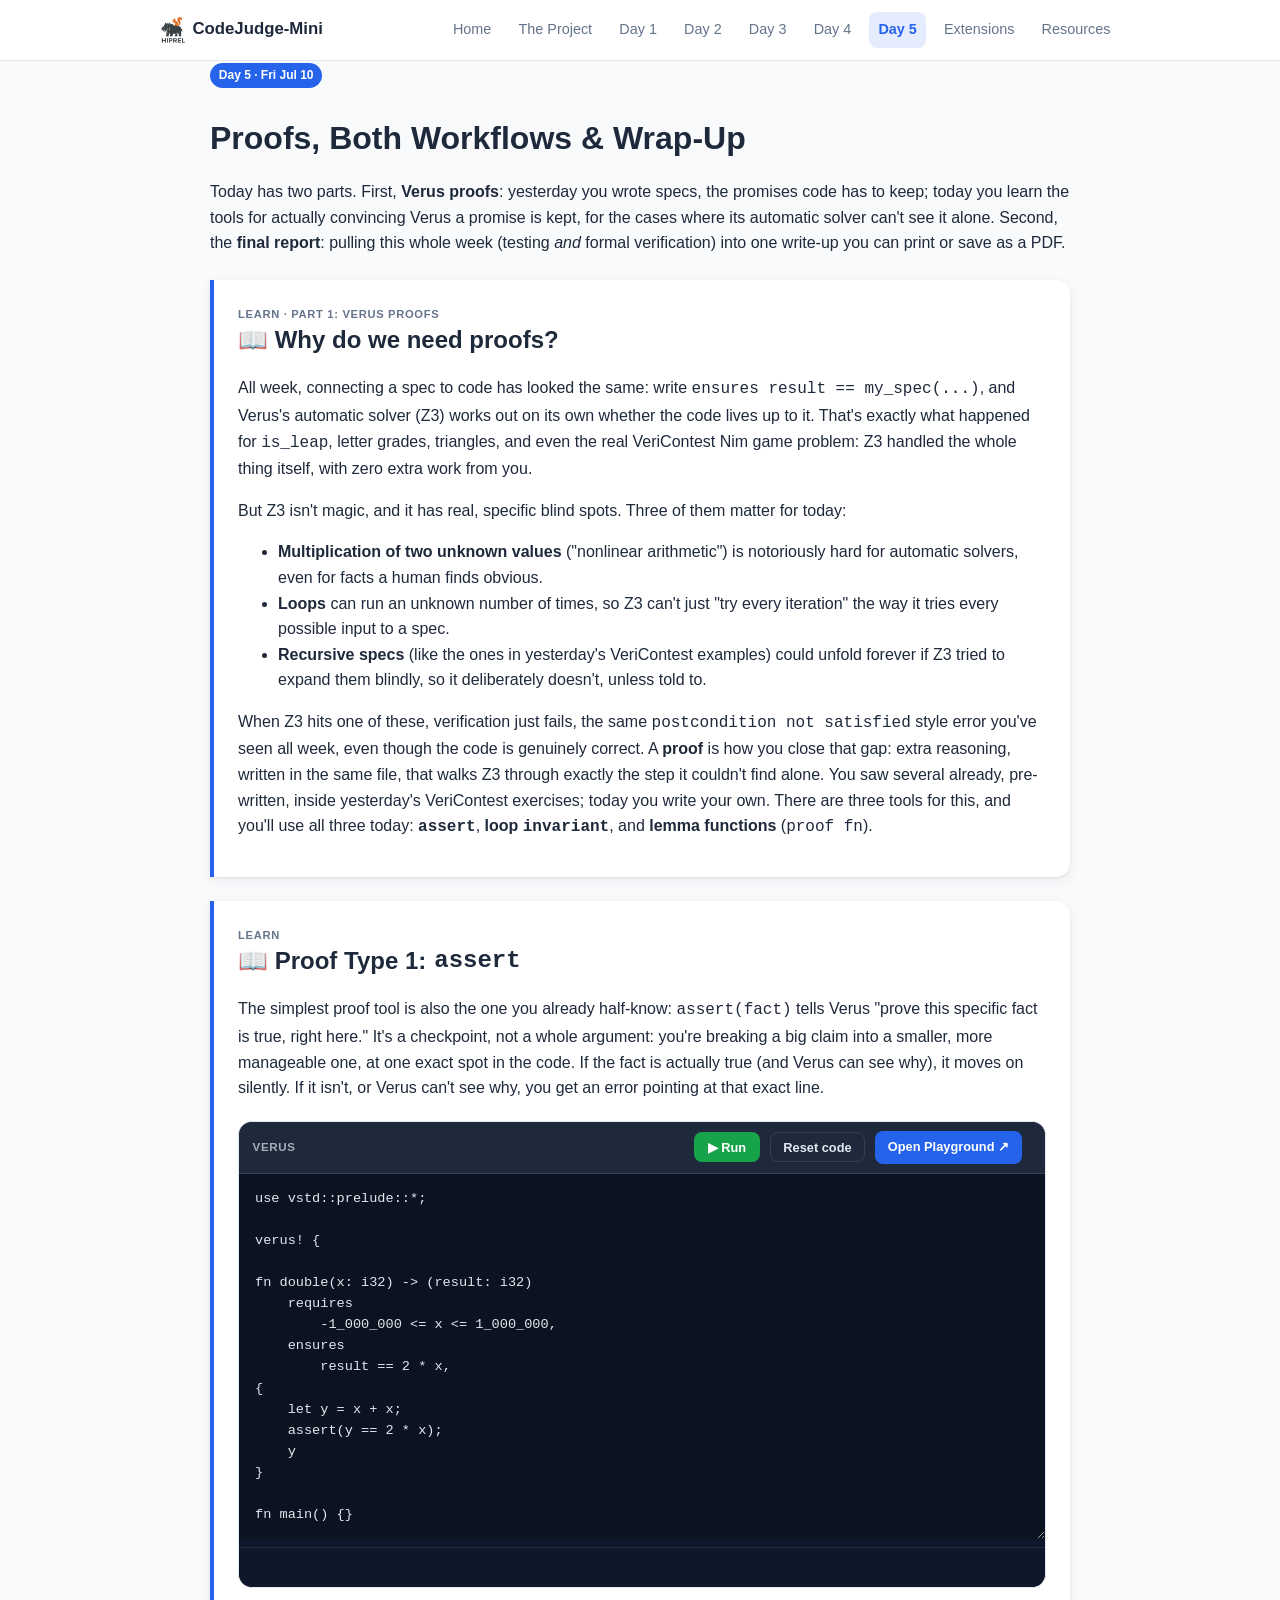
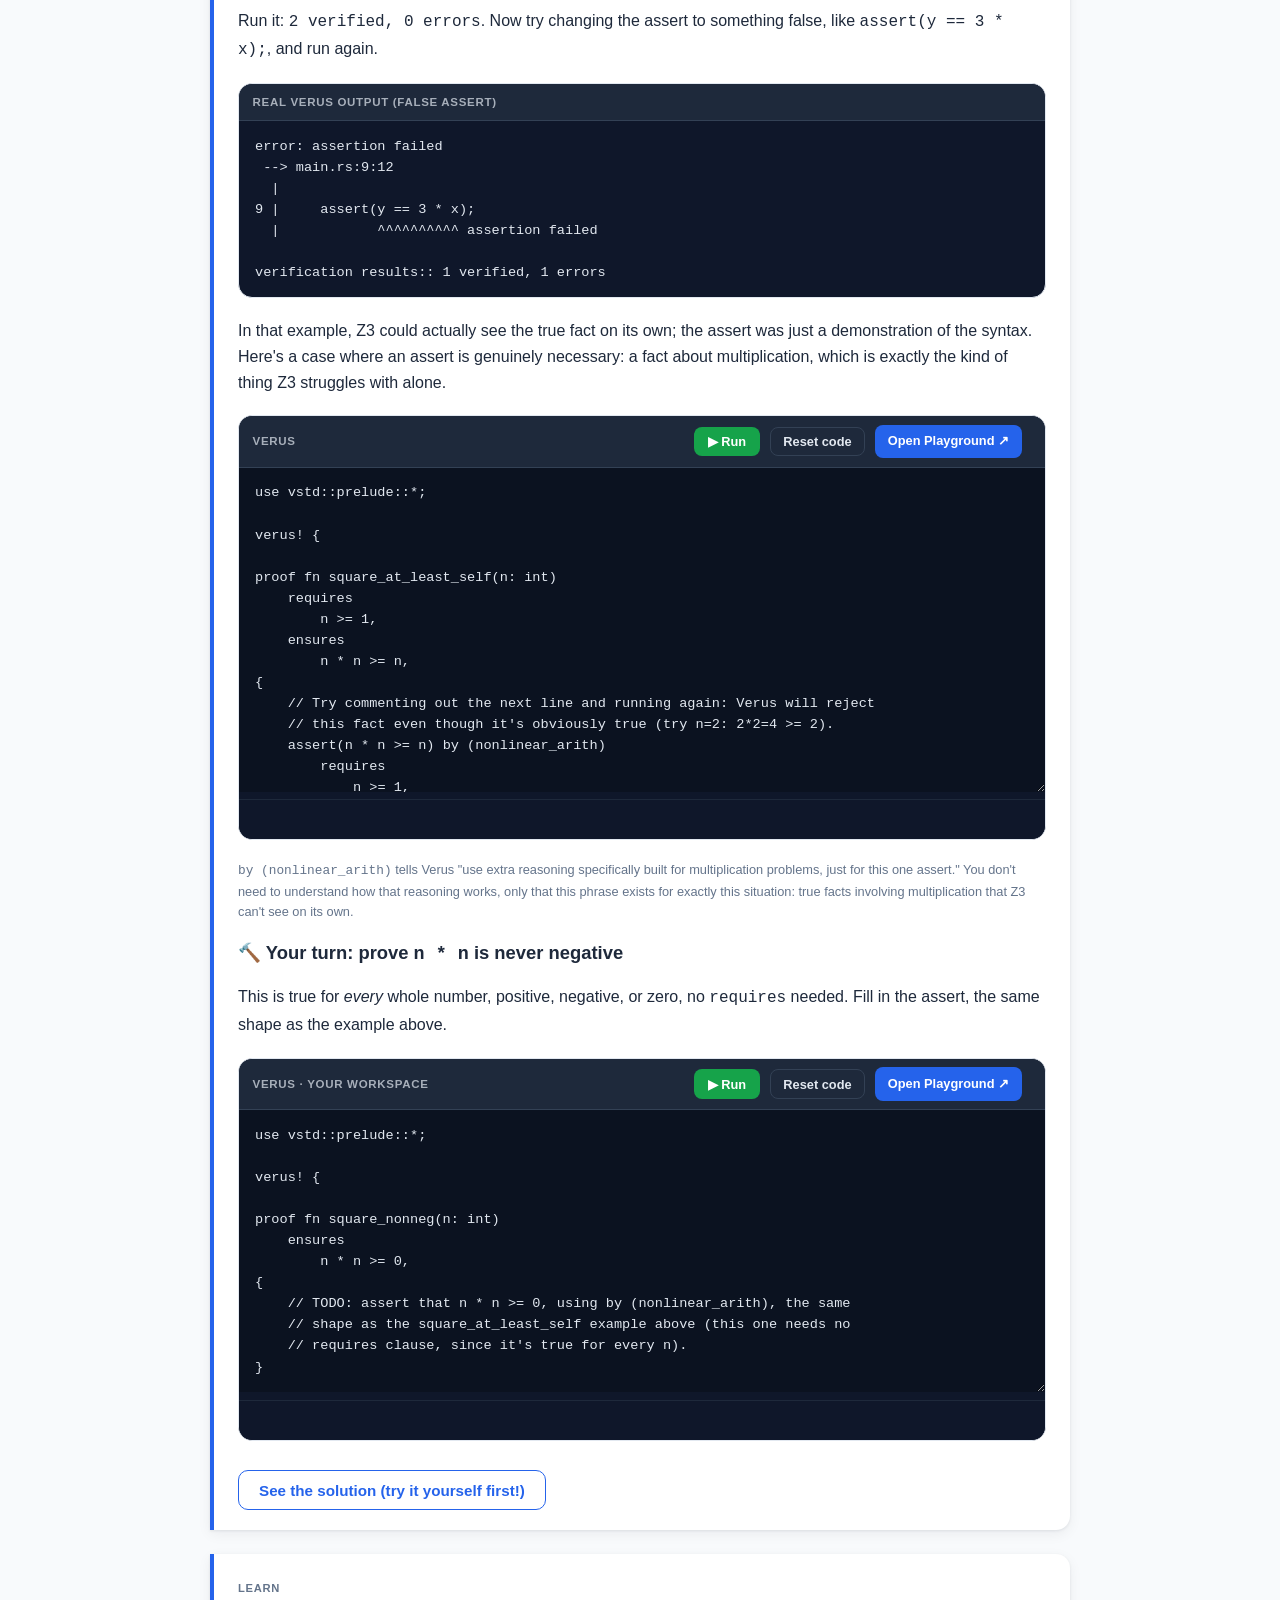
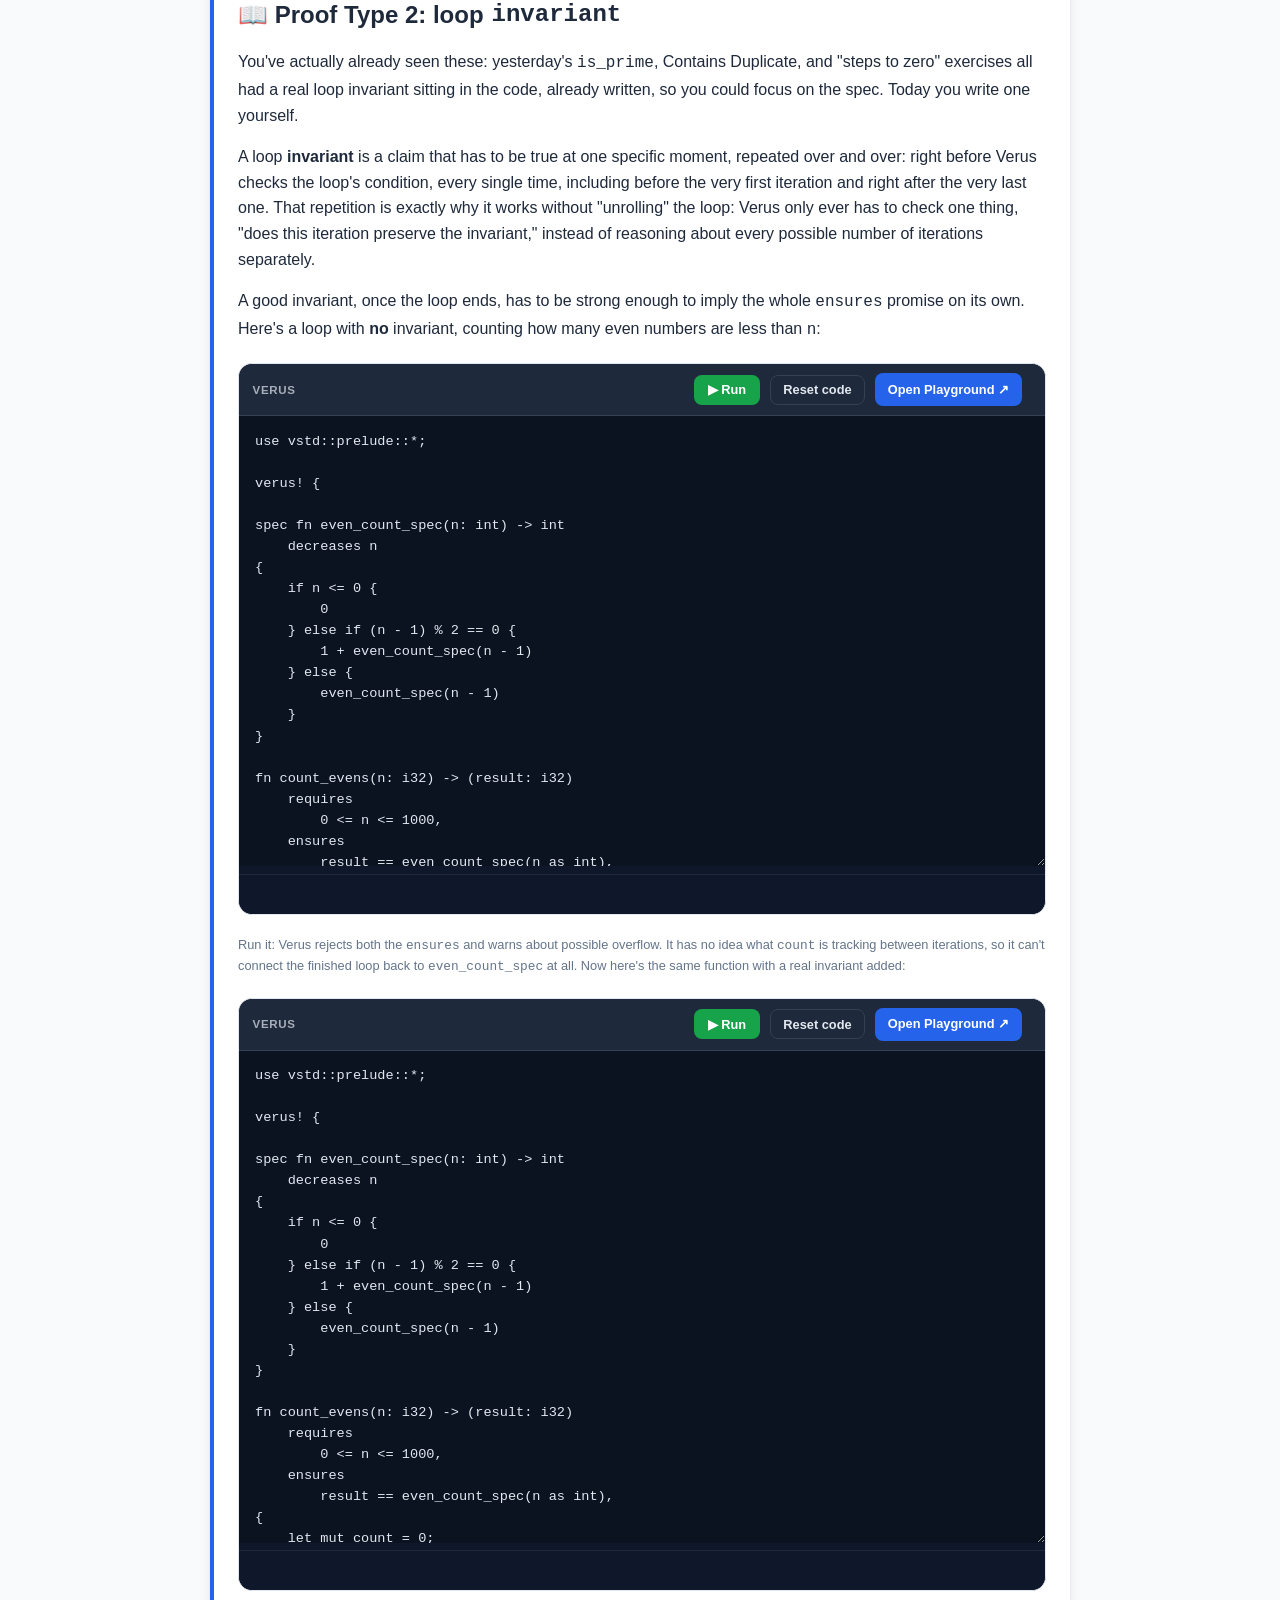
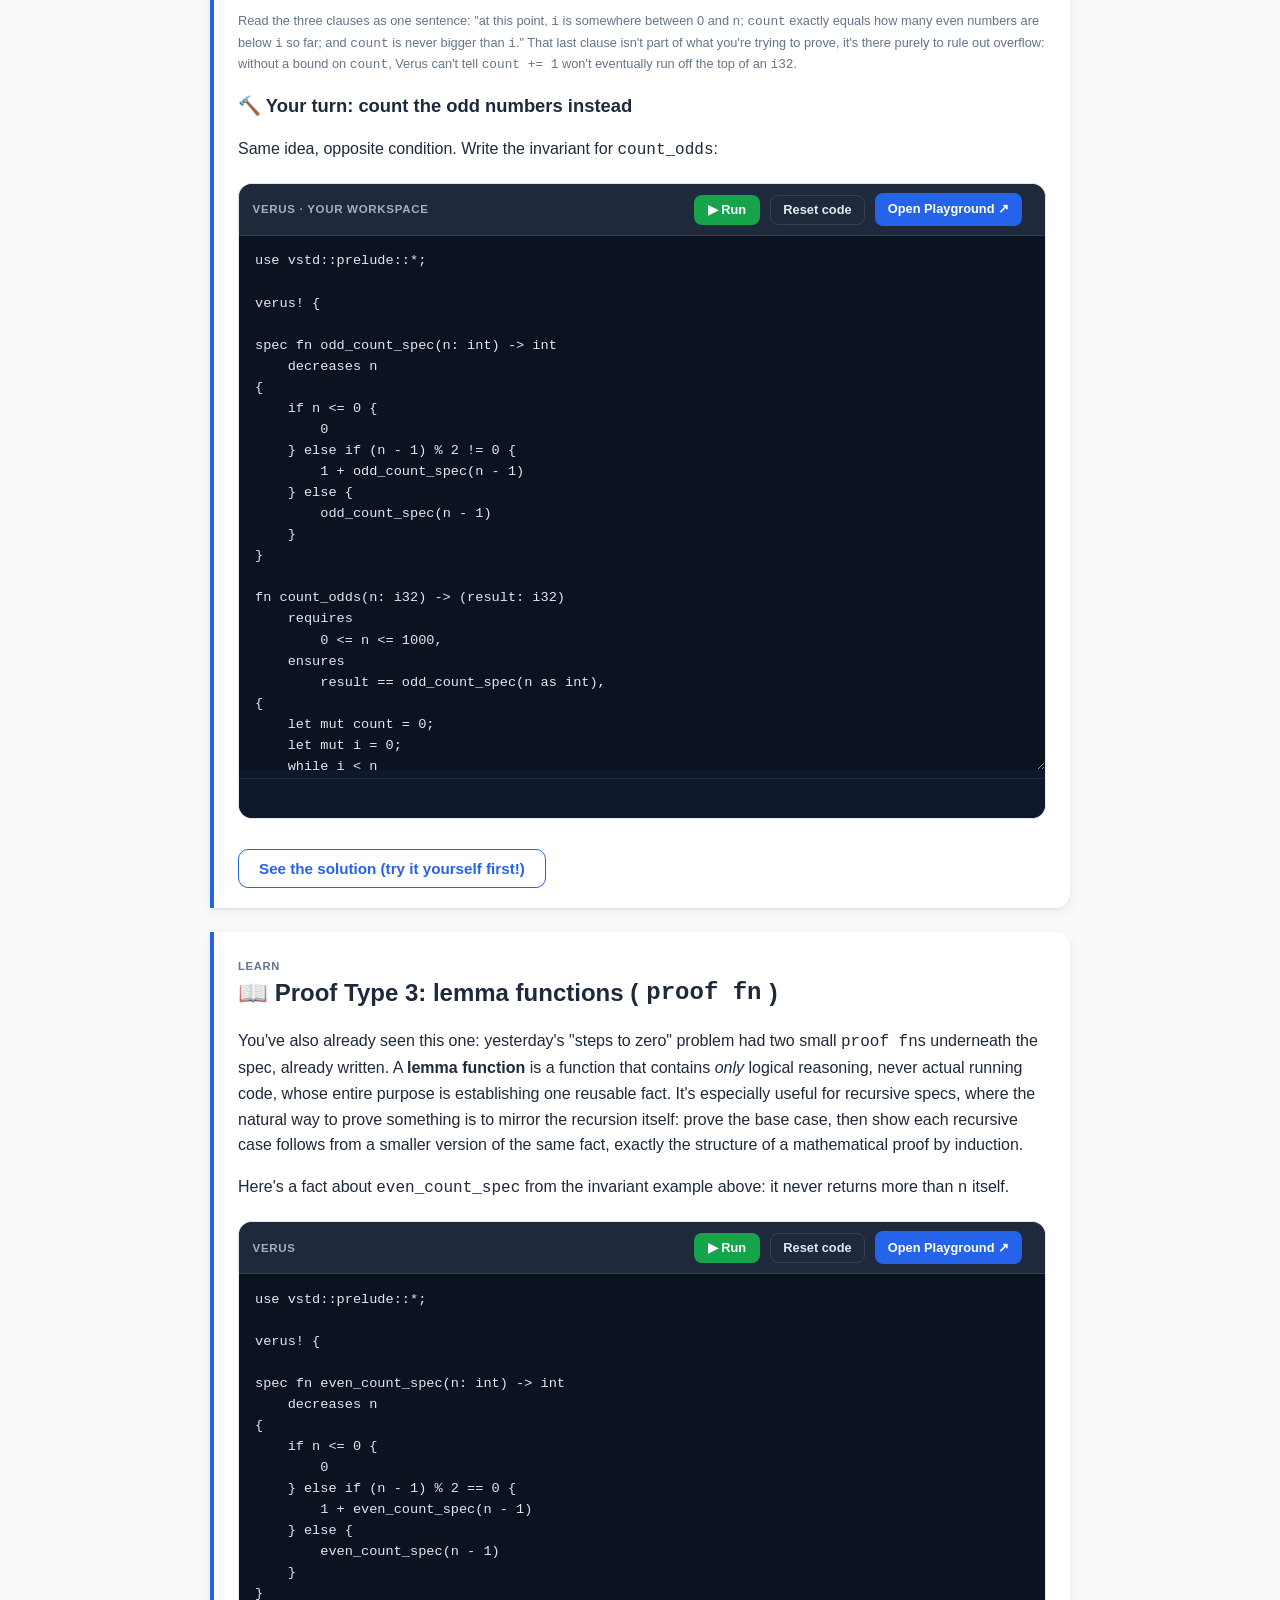
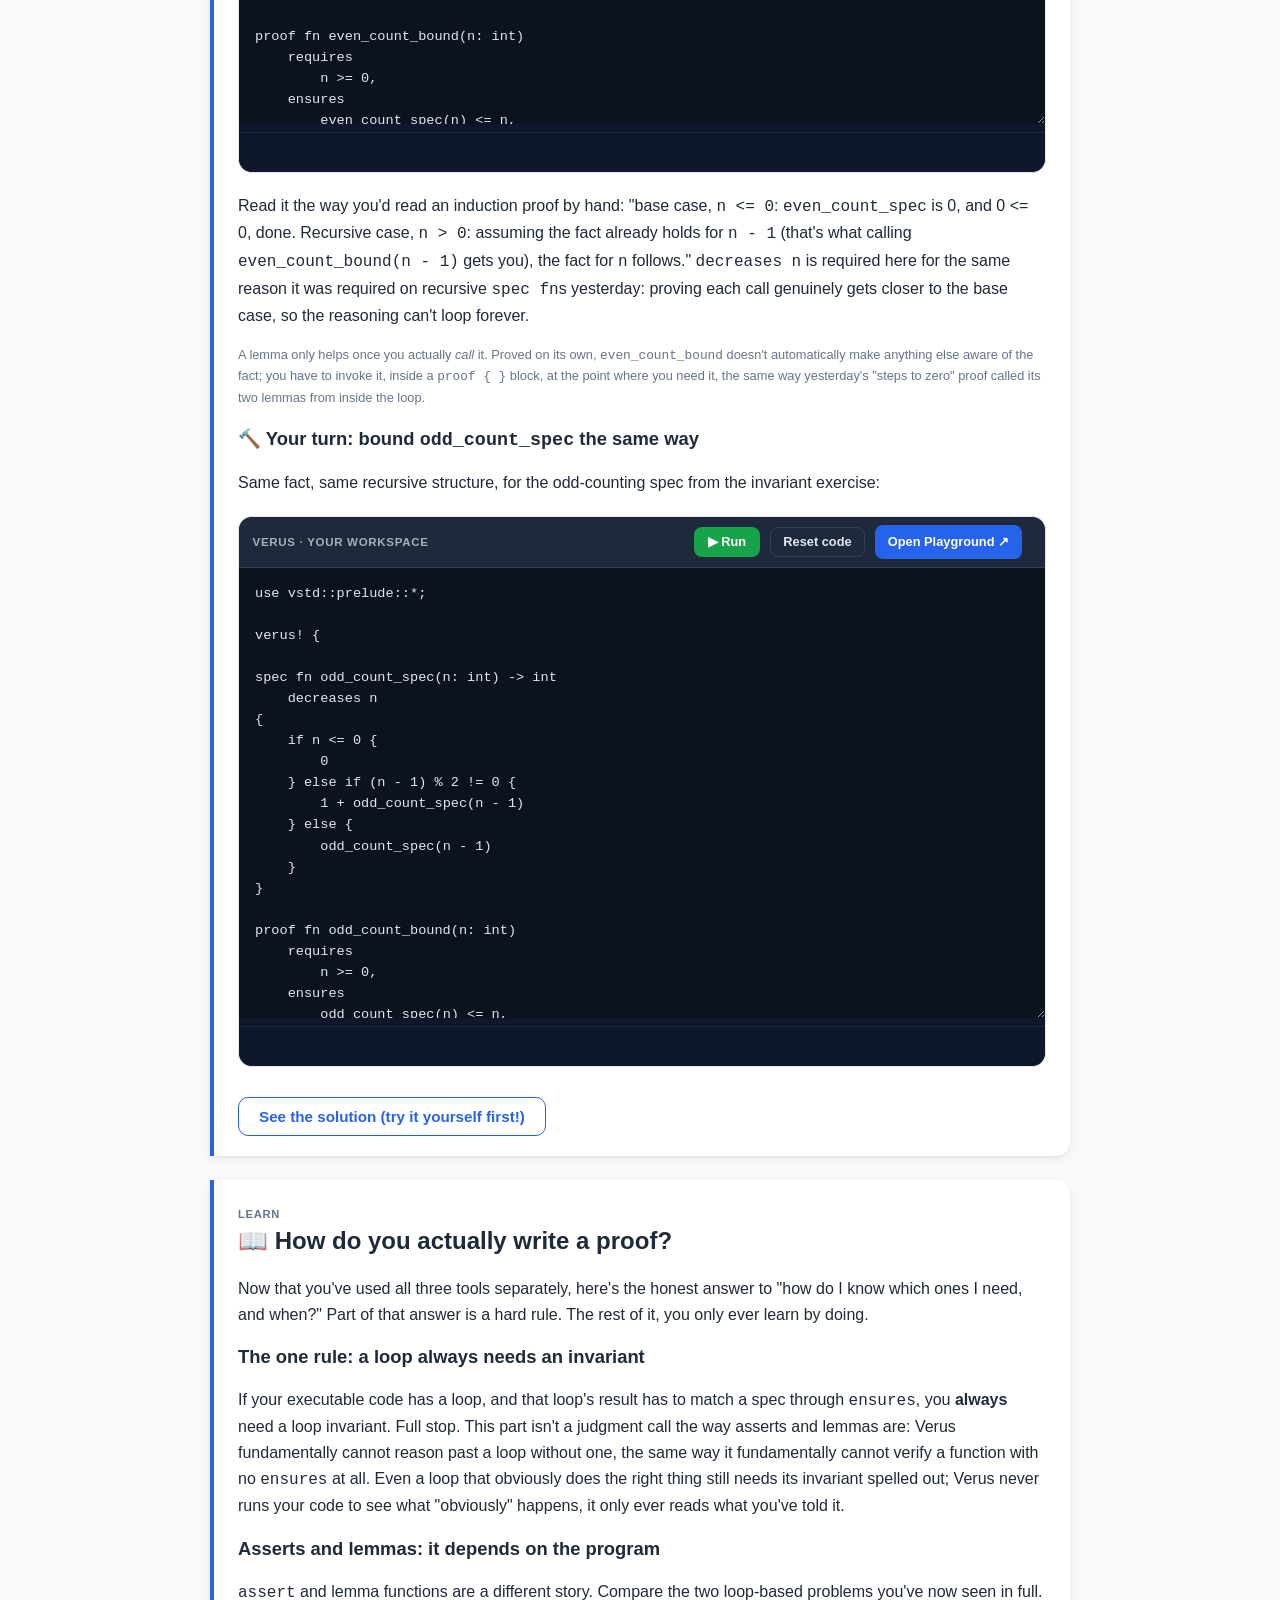
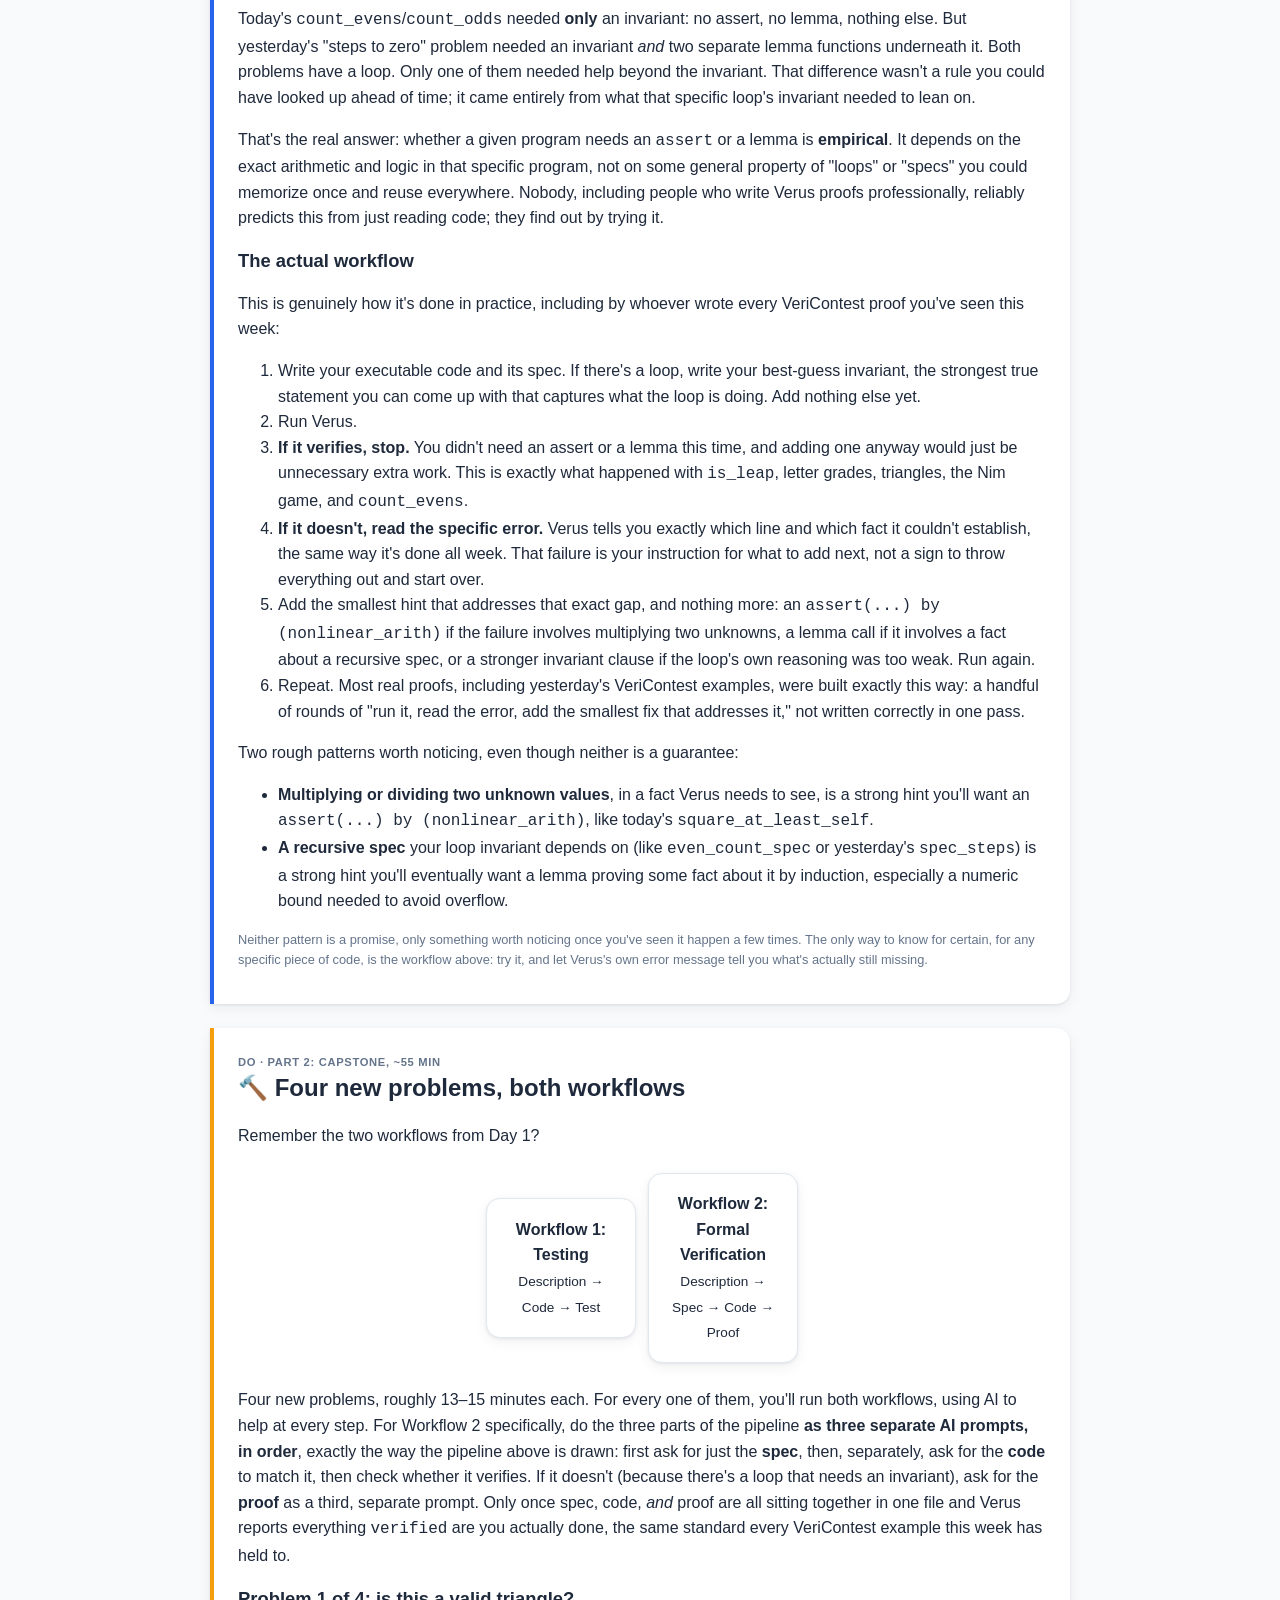
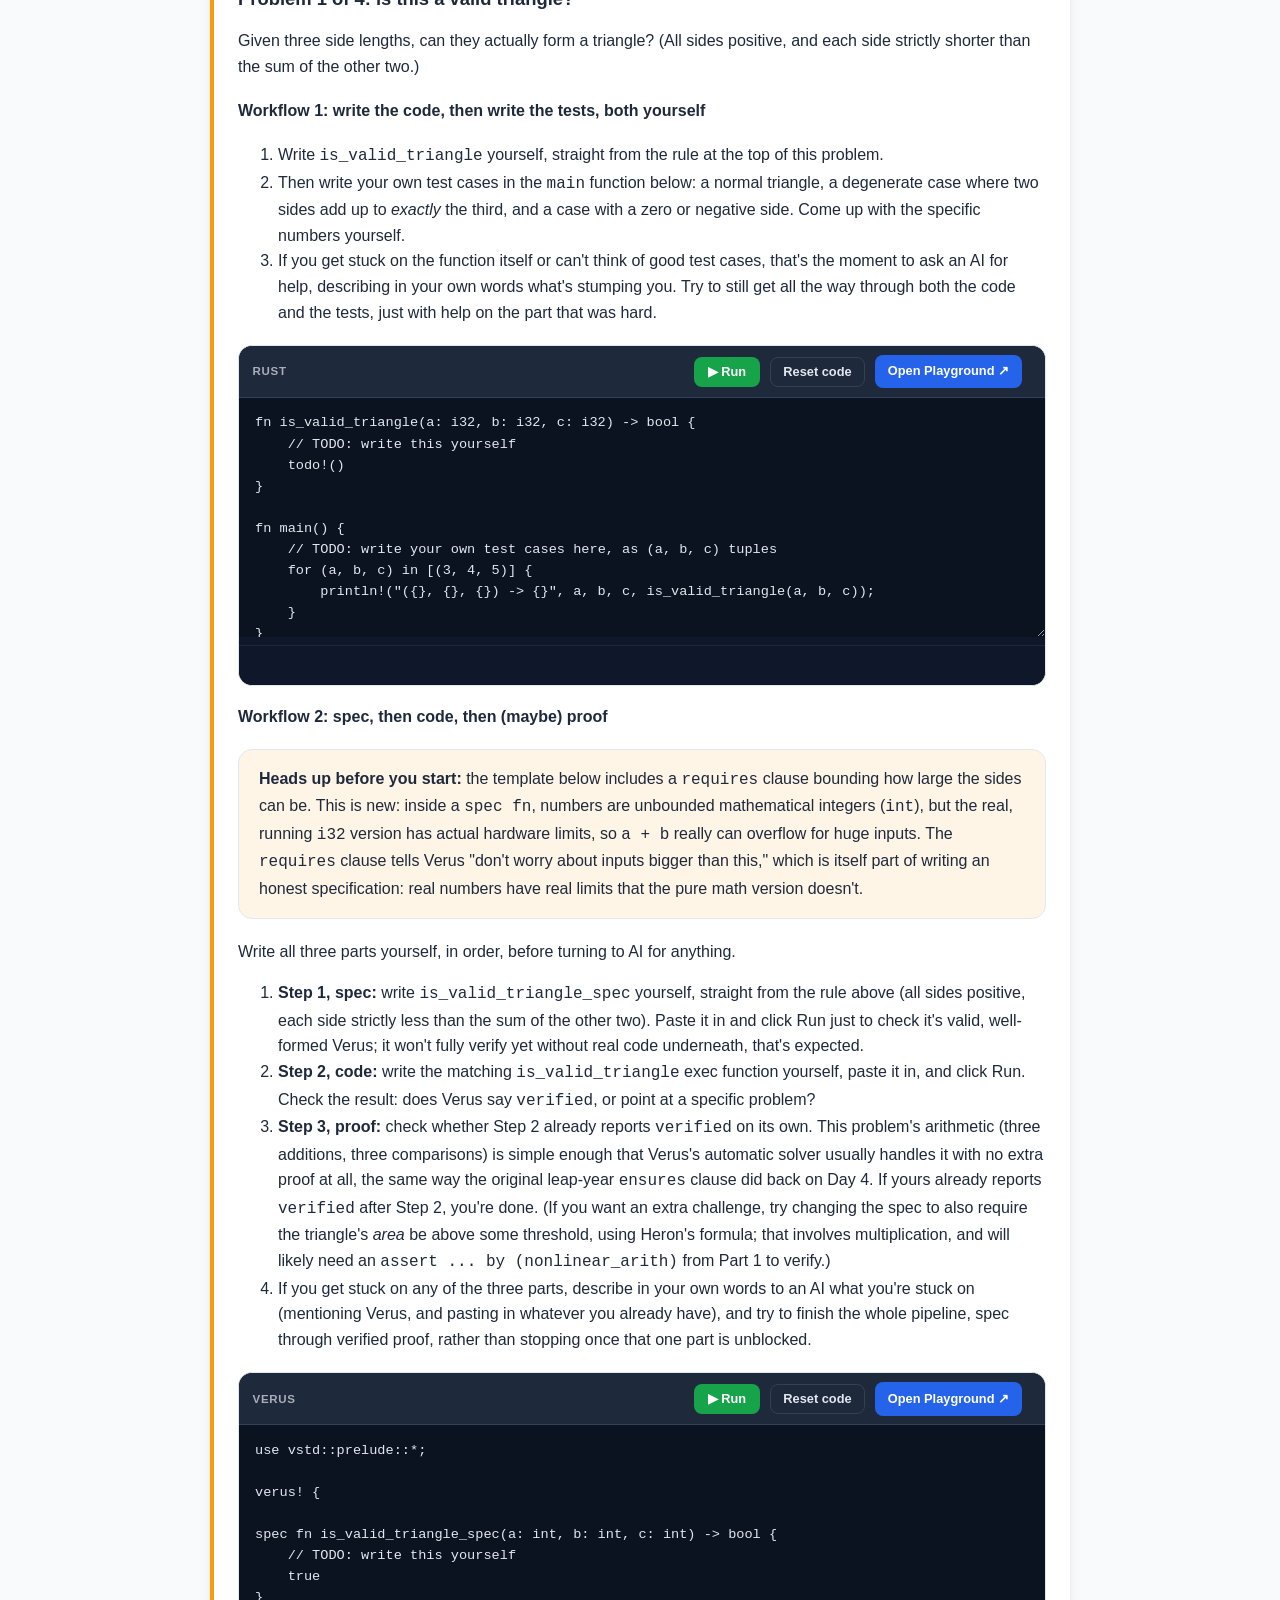
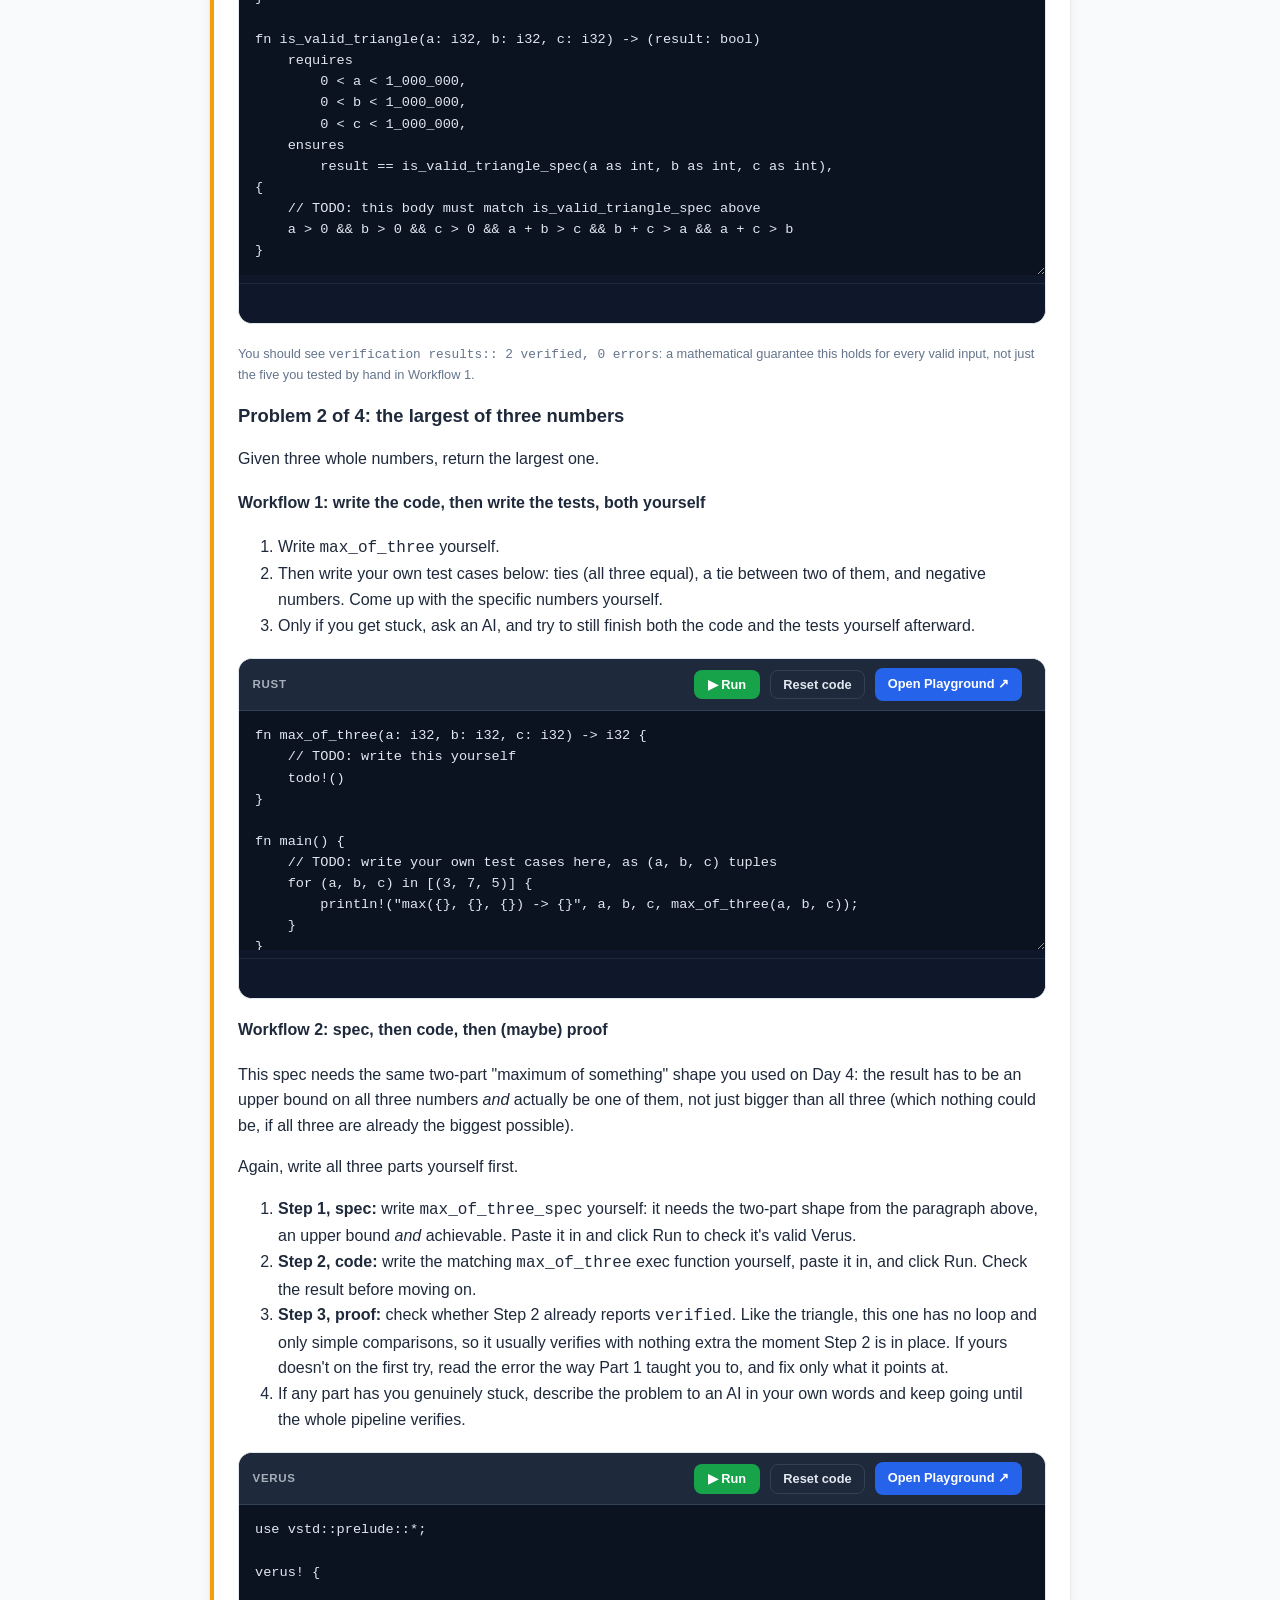
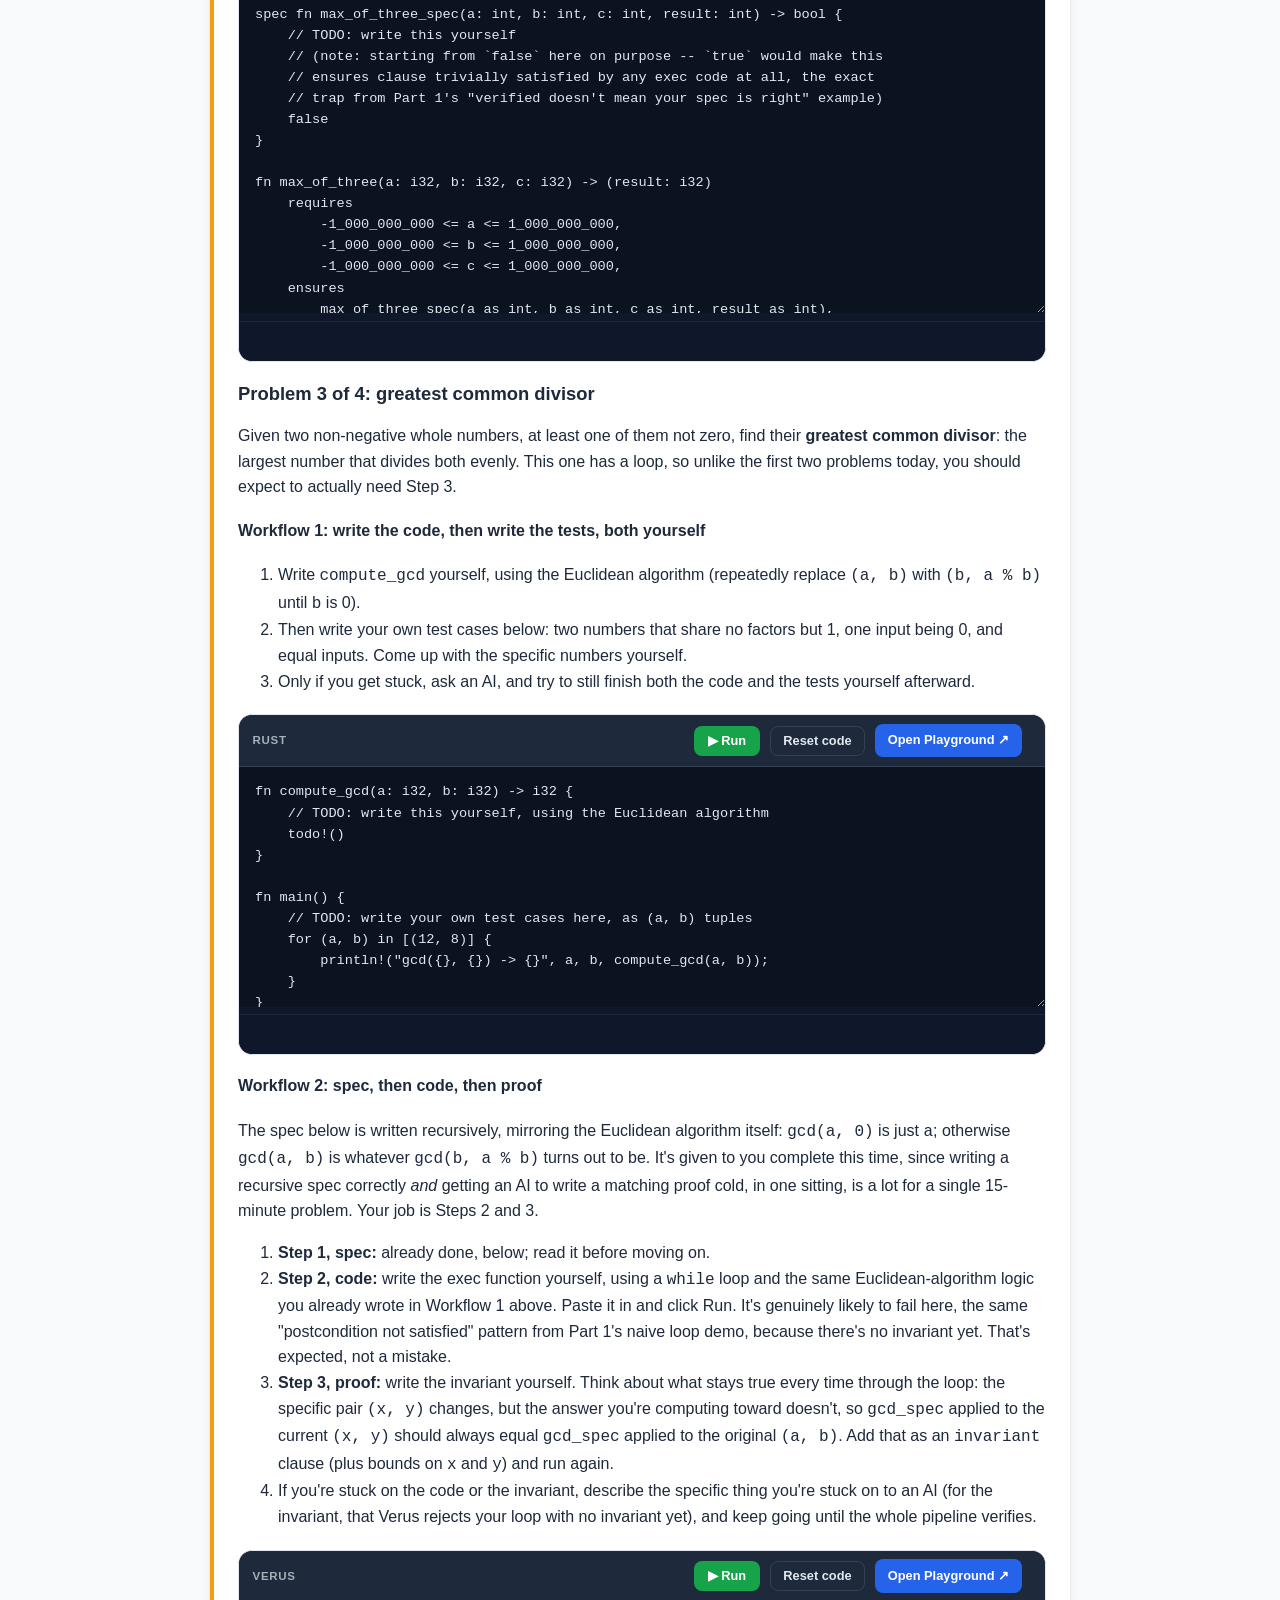
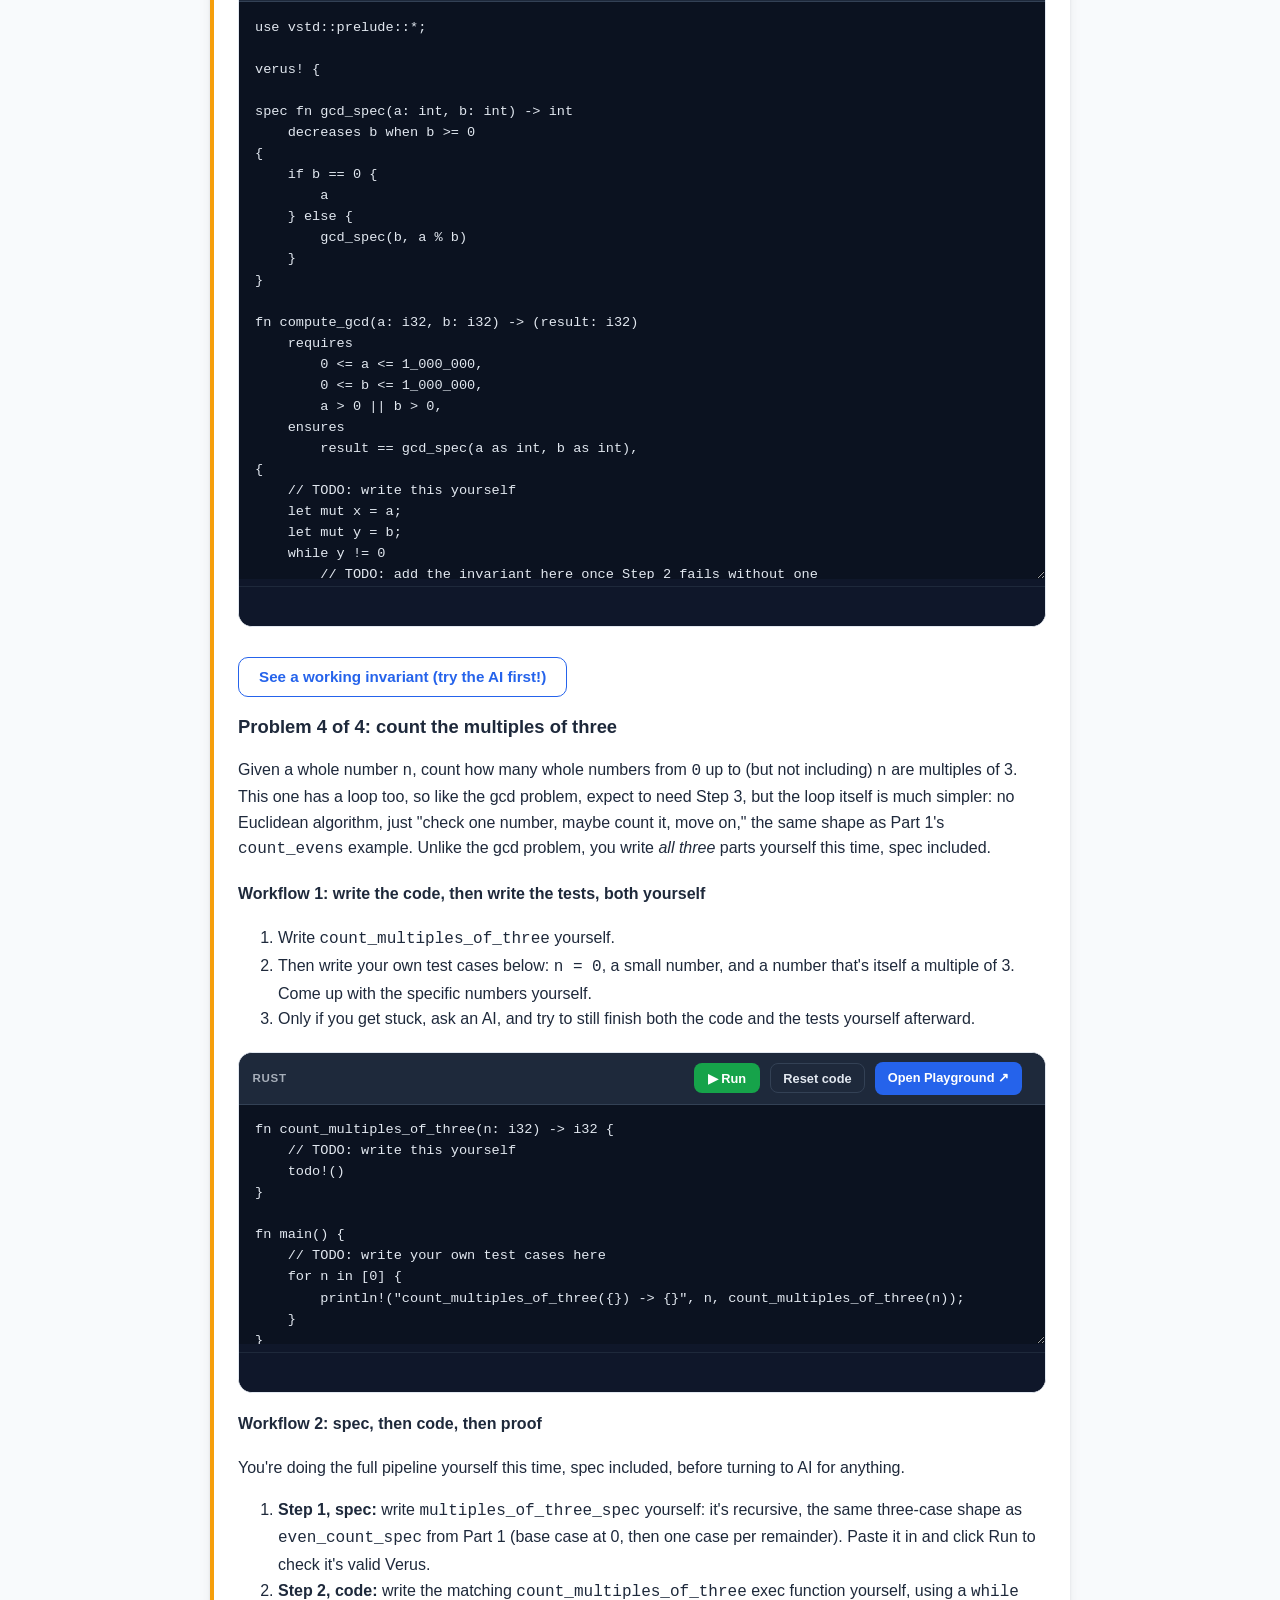
<file: day5.html>
<!doctype html>
<html lang="en">
<head>
<meta charset="utf-8">
<meta name="viewport" content="width=device-width, initial-scale=1">
<title>Day 5: Proofs, Both Workflows &amp; Wrap-Up &middot; CodeJudge-Mini</title>
<link rel="icon" href="icon/image_nontrans.png">
<link rel="stylesheet" href="css/style.css">
</head>
<body>
<header class="site-header no-print">
  <div class="site-header-inner">
    <a class="brand" href="index.html"><img src="icon/image.png" alt="Hiprel Group" class="brand-icon">CodeJudge-Mini</a>
    <button class="nav-toggle" aria-label="Toggle menu">☰</button>
    <nav class="site-nav">
      <a href="index.html">Home</a>
      <a href="project.html">The Project</a>
      <a href="day1.html">Day 1</a>
      <a href="day2.html">Day 2</a>
      <a href="day3.html">Day 3</a>
      <a href="day4.html">Day 4</a>
      <a href="day5.html">Day 5</a>
      <a href="extensions.html">Extensions</a>
      <a href="resources.html">Resources</a>
    </nav>
  </div>
</header>

<div class="container">
  <span class="day-badge no-print">Day 5 &middot; Fri Jul 10</span>
  <h1 class="no-print">Proofs, Both Workflows &amp; Wrap-Up</h1>
  <p class="lead no-print">
    Today has two parts. First, <strong>Verus proofs</strong>: yesterday you
    wrote specs, the promises code has to keep; today you learn the tools for
    actually convincing Verus a promise is kept, for the cases where its
    automatic solver can't see it alone. Second, the <strong>final report</strong>:
    pulling this whole week (testing <em>and</em> formal verification) into one
    write-up you can print or save as a PDF.
  </p>

  <div class="section-block learn no-print">
    <span class="section-tag">Learn &middot; Part 1: Verus Proofs</span>
    <h2>📖 Why do we need proofs?</h2>
    <p>
      All week, connecting a spec to code has looked the same: write
      <code>ensures result == my_spec(...)</code>, and Verus's automatic solver
      (Z3) works out on its own whether the code lives up to it. That's exactly
      what happened for <code>is_leap</code>, letter grades, triangles, and even
      the real VeriContest Nim game problem: Z3 handled the whole thing itself,
      with zero extra work from you.
    </p>
    <p>
      But Z3 isn't magic, and it has real, specific blind spots. Three of them
      matter for today:
    </p>
    <ul>
      <li><strong>Multiplication of two unknown values</strong> ("nonlinear arithmetic") is notoriously hard for automatic solvers, even for facts a human finds obvious.</li>
      <li><strong>Loops</strong> can run an unknown number of times, so Z3 can't just "try every iteration" the way it tries every possible input to a spec.</li>
      <li><strong>Recursive specs</strong> (like the ones in yesterday's VeriContest examples) could unfold forever if Z3 tried to expand them blindly, so it deliberately doesn't, unless told to.</li>
    </ul>
    <p>
      When Z3 hits one of these, verification just fails, the same
      <code>postcondition not satisfied</code> style error you've seen all
      week, even though the code is genuinely correct. A <strong>proof</strong>
      is how you close that gap: extra reasoning, written in the same file,
      that walks Z3 through exactly the step it couldn't find alone. You saw
      several already, pre-written, inside yesterday's VeriContest exercises;
      today you write your own. There are three tools for this, and you'll
      use all three today: <strong><code>assert</code></strong>,
      <strong>loop <code>invariant</code></strong>, and
      <strong>lemma functions</strong> (<code>proof fn</code>).
    </p>
  </div>

  <div class="section-block learn no-print">
    <span class="section-tag">Learn</span>
    <h2>📖 Proof Type 1: <code>assert</code></h2>
    <p>
      The simplest proof tool is also the one you already half-know:
      <code>assert(fact)</code> tells Verus "prove this specific fact is true,
      right here." It's a checkpoint, not a whole argument: you're breaking a
      big claim into a smaller, more manageable one, at one exact spot in the
      code. If the fact is actually true (and Verus can see why), it moves on
      silently. If it isn't, or Verus can't see why, you get an error pointing
      at that exact line.
    </p>
    <div class="playground" data-tool="verus">
      <script type="text/plain" class="code-source">
use vstd::prelude::*;

verus! {

fn double(x: i32) -> (result: i32)
    requires
        -1_000_000 <= x <= 1_000_000,
    ensures
        result == 2 * x,
{
    let y = x + x;
    assert(y == 2 * x);
    y
}

fn main() {}

} // verus!
      </script>
      <div class="code-toolbar">
        <span class="code-lang">Verus</span>
        <button class="pg-run" type="button">&#9654; Run</button>
        <button class="pg-reset" type="button">Reset code</button>
        <a class="open-playground-link" href="https://play.verus-lang.org/" target="_blank" rel="noopener">Open Playground ↗</a>
        <span class="pg-status"></span>
      </div>
      <textarea class="pg-editor" spellcheck="false" rows="16"></textarea>
      <pre class="pg-output"></pre>
    </div>
    <p>
      Run it: <code>2 verified, 0 errors</code>. Now try changing the assert to
      something false, like <code>assert(y == 3 * x);</code>, and run again.
    </p>
    <div class="code-block">
      <script type="text/plain" class="code-source">
error: assertion failed
 --> main.rs:9:12
  |
9 |     assert(y == 3 * x);
  |            ^^^^^^^^^^ assertion failed

verification results:: 1 verified, 1 errors
      </script>
      <div class="code-toolbar">
        <span class="code-lang">Real Verus output (false assert)</span>
      </div>
      <pre class="code-content"></pre>
    </div>
    <p>
      In that example, Z3 could actually see the true fact on its own; the
      assert was just a demonstration of the syntax. Here's a case where an
      assert is genuinely necessary: a fact about multiplication, which is
      exactly the kind of thing Z3 struggles with alone.
    </p>
    <div class="playground" data-tool="verus">
      <script type="text/plain" class="code-source">
use vstd::prelude::*;

verus! {

proof fn square_at_least_self(n: int)
    requires
        n >= 1,
    ensures
        n * n >= n,
{
    // Try commenting out the next line and running again: Verus will reject
    // this fact even though it's obviously true (try n=2: 2*2=4 >= 2).
    assert(n * n >= n) by (nonlinear_arith)
        requires
            n >= 1,
    {}
}

fn main() {}

} // verus!
      </script>
      <div class="code-toolbar">
        <span class="code-lang">Verus</span>
        <button class="pg-run" type="button">&#9654; Run</button>
        <button class="pg-reset" type="button">Reset code</button>
        <a class="open-playground-link" href="https://play.verus-lang.org/" target="_blank" rel="noopener">Open Playground ↗</a>
        <span class="pg-status"></span>
      </div>
      <textarea class="pg-editor" spellcheck="false" rows="14"></textarea>
      <pre class="pg-output"></pre>
    </div>
    <p class="worksheet-note">
      <code>by (nonlinear_arith)</code> tells Verus "use extra reasoning
      specifically built for multiplication problems, just for this one
      assert." You don't need to understand how that reasoning works, only
      that this phrase exists for exactly this situation: true facts involving
      multiplication that Z3 can't see on its own.
    </p>

    <h3>🔨 Your turn: prove <code>n * n</code> is never negative</h3>
    <p>
      This is true for <em>every</em> whole number, positive, negative, or
      zero, no <code>requires</code> needed. Fill in the assert, the same
      shape as the example above.
    </p>
    <div class="playground" data-tool="verus">
      <script type="text/plain" class="code-source">
use vstd::prelude::*;

verus! {

proof fn square_nonneg(n: int)
    ensures
        n * n >= 0,
{
    // TODO: assert that n * n >= 0, using by (nonlinear_arith), the same
    // shape as the square_at_least_self example above (this one needs no
    // requires clause, since it's true for every n).
}

fn main() {}

} // verus!
      </script>
      <div class="code-toolbar">
        <span class="code-lang">Verus &middot; your workspace</span>
        <button class="pg-run" type="button">&#9654; Run</button>
        <button class="pg-reset" type="button">Reset code</button>
        <a class="open-playground-link" href="https://play.verus-lang.org/" target="_blank" rel="noopener">Open Playground ↗</a>
        <span class="pg-status"></span>
      </div>
      <textarea class="pg-editor" spellcheck="false" rows="12"></textarea>
      <pre class="pg-output"></pre>
    </div>
    <button class="reveal-btn btn btn-outline" data-target="solved-assert-exercise" data-hide-label="Hide solution" type="button">See the solution (try it yourself first!)</button>
    <div class="reveal-answer" id="solved-assert-exercise">
      <div class="code-block">
        <script type="text/plain" class="code-source">
proof fn square_nonneg(n: int)
    ensures
        n * n >= 0,
{
    assert(n * n >= 0) by (nonlinear_arith) {}
}
        </script>
        <div class="code-toolbar">
          <span class="code-lang">Verus</span>
          <button class="copy-btn" type="button">📋 Copy code</button>
        </div>
        <pre class="code-content"></pre>
      </div>
    </div>
  </div>

  <div class="section-block learn no-print">
    <span class="section-tag">Learn</span>
    <h2>📖 Proof Type 2: loop <code>invariant</code></h2>
    <p>
      You've actually already seen these: yesterday's <code>is_prime</code>,
      Contains Duplicate, and "steps to zero" exercises all had a real loop
      invariant sitting in the code, already written, so you could focus on
      the spec. Today you write one yourself.
    </p>
    <p>
      A loop <strong>invariant</strong> is a claim that has to be true at one
      specific moment, repeated over and over: right before Verus checks the
      loop's condition, every single time, including before the very first
      iteration and right after the very last one. That repetition is exactly
      why it works without "unrolling" the loop: Verus only ever has to check
      one thing, "does this iteration preserve the invariant," instead of
      reasoning about every possible number of iterations separately.
    </p>
    <p>
      A good invariant, once the loop ends, has to be strong enough to imply
      the whole <code>ensures</code> promise on its own. Here's a loop with
      <strong>no</strong> invariant, counting how many even numbers are less
      than <code>n</code>:
    </p>
    <div class="playground" data-tool="verus">
      <script type="text/plain" class="code-source">
use vstd::prelude::*;

verus! {

spec fn even_count_spec(n: int) -> int
    decreases n
{
    if n <= 0 {
        0
    } else if (n - 1) % 2 == 0 {
        1 + even_count_spec(n - 1)
    } else {
        even_count_spec(n - 1)
    }
}

fn count_evens(n: i32) -> (result: i32)
    requires
        0 <= n <= 1000,
    ensures
        result == even_count_spec(n as int),
{
    let mut count = 0;
    let mut i = 0;
    while i < n
        decreases n - i,
    {
        if i % 2 == 0 {
            count += 1;
        }
        i += 1;
    }
    count
}

fn main() {}

} // verus!
      </script>
      <div class="code-toolbar">
        <span class="code-lang">Verus</span>
        <button class="pg-run" type="button">&#9654; Run</button>
        <button class="pg-reset" type="button">Reset code</button>
        <a class="open-playground-link" href="https://play.verus-lang.org/" target="_blank" rel="noopener">Open Playground ↗</a>
        <span class="pg-status"></span>
      </div>
      <textarea class="pg-editor" spellcheck="false" rows="20"></textarea>
      <pre class="pg-output"></pre>
    </div>
    <p class="worksheet-note">
      Run it: Verus rejects both the <code>ensures</code> and warns about
      possible overflow. It has no idea what <code>count</code> is tracking
      between iterations, so it can't connect the finished loop back to
      <code>even_count_spec</code> at all. Now here's the same function with a
      real invariant added:
    </p>
    <div class="playground" data-tool="verus">
      <script type="text/plain" class="code-source">
use vstd::prelude::*;

verus! {

spec fn even_count_spec(n: int) -> int
    decreases n
{
    if n <= 0 {
        0
    } else if (n - 1) % 2 == 0 {
        1 + even_count_spec(n - 1)
    } else {
        even_count_spec(n - 1)
    }
}

fn count_evens(n: i32) -> (result: i32)
    requires
        0 <= n <= 1000,
    ensures
        result == even_count_spec(n as int),
{
    let mut count = 0;
    let mut i = 0;
    while i < n
        invariant
            0 <= i <= n,
            count == even_count_spec(i as int),
            0 <= count <= i,
        decreases n - i,
    {
        if i % 2 == 0 {
            count += 1;
        }
        i += 1;
    }
    count
}

fn main() {}

} // verus!
      </script>
      <div class="code-toolbar">
        <span class="code-lang">Verus</span>
        <button class="pg-run" type="button">&#9654; Run</button>
        <button class="pg-reset" type="button">Reset code</button>
        <a class="open-playground-link" href="https://play.verus-lang.org/" target="_blank" rel="noopener">Open Playground ↗</a>
        <span class="pg-status"></span>
      </div>
      <textarea class="pg-editor" spellcheck="false" rows="22"></textarea>
      <pre class="pg-output"></pre>
    </div>
    <p class="worksheet-note">
      Read the three clauses as one sentence: "at this point, <code>i</code>
      is somewhere between 0 and <code>n</code>; <code>count</code> exactly
      equals how many even numbers are below <code>i</code> so far; and
      <code>count</code> is never bigger than <code>i</code>." That last
      clause isn't part of what you're trying to prove, it's there purely to
      rule out overflow: without a bound on <code>count</code>, Verus can't
      tell <code>count += 1</code> won't eventually run off the top of an
      <code>i32</code>.
    </p>

    <h3>🔨 Your turn: count the odd numbers instead</h3>
    <p>Same idea, opposite condition. Write the invariant for <code>count_odds</code>:</p>
    <div class="playground" data-tool="verus">
      <script type="text/plain" class="code-source">
use vstd::prelude::*;

verus! {

spec fn odd_count_spec(n: int) -> int
    decreases n
{
    if n <= 0 {
        0
    } else if (n - 1) % 2 != 0 {
        1 + odd_count_spec(n - 1)
    } else {
        odd_count_spec(n - 1)
    }
}

fn count_odds(n: i32) -> (result: i32)
    requires
        0 <= n <= 1000,
    ensures
        result == odd_count_spec(n as int),
{
    let mut count = 0;
    let mut i = 0;
    while i < n
        // TODO: write the invariant clauses here, the same three-clause
        // shape as count_evens above, just with odd_count_spec instead
        invariant
            true,
        decreases n - i,
    {
        if i % 2 != 0 {
            count += 1;
        }
        i += 1;
    }
    count
}

fn main() {}

} // verus!
      </script>
      <div class="code-toolbar">
        <span class="code-lang">Verus &middot; your workspace</span>
        <button class="pg-run" type="button">&#9654; Run</button>
        <button class="pg-reset" type="button">Reset code</button>
        <a class="open-playground-link" href="https://play.verus-lang.org/" target="_blank" rel="noopener">Open Playground ↗</a>
        <span class="pg-status"></span>
      </div>
      <textarea class="pg-editor" spellcheck="false" rows="24"></textarea>
      <pre class="pg-output"></pre>
    </div>
    <button class="reveal-btn btn btn-outline" data-target="solved-invariant-exercise" data-hide-label="Hide solution" type="button">See the solution (try it yourself first!)</button>
    <div class="reveal-answer" id="solved-invariant-exercise">
      <div class="code-block">
        <script type="text/plain" class="code-source">
while i < n
    invariant
        0 <= i <= n,
        count == odd_count_spec(i as int),
        0 <= count <= i,
    decreases n - i,
{
    if i % 2 != 0 {
        count += 1;
    }
    i += 1;
}
        </script>
        <div class="code-toolbar">
          <span class="code-lang">Verus</span>
          <button class="copy-btn" type="button">📋 Copy code</button>
        </div>
        <pre class="code-content"></pre>
      </div>
    </div>
  </div>

  <div class="section-block learn no-print">
    <span class="section-tag">Learn</span>
    <h2>📖 Proof Type 3: lemma functions (<code>proof fn</code>)</h2>
    <p>
      You've also already seen this one: yesterday's "steps to zero" problem
      had two small <code>proof fn</code>s underneath the spec, already
      written. A <strong>lemma function</strong> is a function that contains
      <em>only</em> logical reasoning, never actual running code, whose entire
      purpose is establishing one reusable fact. It's especially useful for
      recursive specs, where the natural way to prove something is to mirror
      the recursion itself: prove the base case, then show each recursive
      case follows from a smaller version of the same fact, exactly the
      structure of a mathematical proof by induction.
    </p>
    <p>
      Here's a fact about <code>even_count_spec</code> from the invariant
      example above: it never returns more than <code>n</code> itself.
    </p>
    <div class="playground" data-tool="verus">
      <script type="text/plain" class="code-source">
use vstd::prelude::*;

verus! {

spec fn even_count_spec(n: int) -> int
    decreases n
{
    if n <= 0 {
        0
    } else if (n - 1) % 2 == 0 {
        1 + even_count_spec(n - 1)
    } else {
        even_count_spec(n - 1)
    }
}

proof fn even_count_bound(n: int)
    requires
        n >= 0,
    ensures
        even_count_spec(n) <= n,
    decreases n,
{
    if n > 0 {
        even_count_bound(n - 1);
    }
}

fn main() {}

} // verus!
      </script>
      <div class="code-toolbar">
        <span class="code-lang">Verus</span>
        <button class="pg-run" type="button">&#9654; Run</button>
        <button class="pg-reset" type="button">Reset code</button>
        <a class="open-playground-link" href="https://play.verus-lang.org/" target="_blank" rel="noopener">Open Playground ↗</a>
        <span class="pg-status"></span>
      </div>
      <textarea class="pg-editor" spellcheck="false" rows="20"></textarea>
      <pre class="pg-output"></pre>
    </div>
    <p>
      Read it the way you'd read an induction proof by hand: "base case,
      <code>n &lt;= 0</code>: <code>even_count_spec</code> is 0, and 0 &lt;= 0,
      done. Recursive case, <code>n &gt; 0</code>: assuming the fact already
      holds for <code>n - 1</code> (that's what calling
      <code>even_count_bound(n - 1)</code> gets you), the fact for
      <code>n</code> follows." <code>decreases n</code> is required here for
      the same reason it was required on recursive <code>spec fn</code>s
      yesterday: proving each call genuinely gets closer to the base case, so
      the reasoning can't loop forever.
    </p>
    <p class="worksheet-note">
      A lemma only helps once you actually <em>call</em> it. Proved on its
      own, <code>even_count_bound</code> doesn't automatically make anything
      else aware of the fact; you have to invoke it, inside a
      <code>proof { }</code> block, at the point where you need it, the same
      way yesterday's "steps to zero" proof called its two lemmas from inside
      the loop.
    </p>

    <h3>🔨 Your turn: bound <code>odd_count_spec</code> the same way</h3>
    <p>Same fact, same recursive structure, for the odd-counting spec from the invariant exercise:</p>
    <div class="playground" data-tool="verus">
      <script type="text/plain" class="code-source">
use vstd::prelude::*;

verus! {

spec fn odd_count_spec(n: int) -> int
    decreases n
{
    if n <= 0 {
        0
    } else if (n - 1) % 2 != 0 {
        1 + odd_count_spec(n - 1)
    } else {
        odd_count_spec(n - 1)
    }
}

proof fn odd_count_bound(n: int)
    requires
        n >= 0,
    ensures
        odd_count_spec(n) <= n,
    decreases n,
{
    // TODO: write the body, the same shape as even_count_bound above:
    // if n > 0, call odd_count_bound(n - 1) to handle the recursive case.
}

fn main() {}

} // verus!
      </script>
      <div class="code-toolbar">
        <span class="code-lang">Verus &middot; your workspace</span>
        <button class="pg-run" type="button">&#9654; Run</button>
        <button class="pg-reset" type="button">Reset code</button>
        <a class="open-playground-link" href="https://play.verus-lang.org/" target="_blank" rel="noopener">Open Playground ↗</a>
        <span class="pg-status"></span>
      </div>
      <textarea class="pg-editor" spellcheck="false" rows="20"></textarea>
      <pre class="pg-output"></pre>
    </div>
    <button class="reveal-btn btn btn-outline" data-target="solved-lemma-exercise" data-hide-label="Hide solution" type="button">See the solution (try it yourself first!)</button>
    <div class="reveal-answer" id="solved-lemma-exercise">
      <div class="code-block">
        <script type="text/plain" class="code-source">
proof fn odd_count_bound(n: int)
    requires
        n >= 0,
    ensures
        odd_count_spec(n) <= n,
    decreases n,
{
    if n > 0 {
        odd_count_bound(n - 1);
    }
}
        </script>
        <div class="code-toolbar">
          <span class="code-lang">Verus</span>
          <button class="copy-btn" type="button">📋 Copy code</button>
        </div>
        <pre class="code-content"></pre>
      </div>
    </div>
  </div>

  <div class="section-block learn no-print">
    <span class="section-tag">Learn</span>
    <h2>📖 How do you actually write a proof?</h2>
    <p>
      Now that you've used all three tools separately, here's the honest
      answer to "how do I know which ones I need, and when?" Part of that
      answer is a hard rule. The rest of it, you only ever learn by doing.
    </p>

    <h3>The one rule: a loop always needs an invariant</h3>
    <p>
      If your executable code has a loop, and that loop's result has to match
      a spec through <code>ensures</code>, you <strong>always</strong> need a
      loop invariant. Full stop. This part isn't a judgment call the way
      asserts and lemmas are: Verus fundamentally cannot reason past a loop
      without one, the same way it fundamentally cannot verify a function with
      no <code>ensures</code> at all. Even a loop that obviously does the right
      thing still needs its invariant spelled out; Verus never runs your code
      to see what "obviously" happens, it only ever reads what you've told it.
    </p>

    <h3>Asserts and lemmas: it depends on the program</h3>
    <p>
      <code>assert</code> and lemma functions are a different story. Compare
      the two loop-based problems you've now seen in full. Today's
      <code>count_evens</code>/<code>count_odds</code> needed
      <strong>only</strong> an invariant: no assert, no lemma, nothing else.
      But yesterday's "steps to zero" problem needed an invariant
      <em>and</em> two separate lemma functions underneath it. Both problems
      have a loop. Only one of them needed help beyond the invariant. That
      difference wasn't a rule you could have looked up ahead of time; it came
      entirely from what that specific loop's invariant needed to lean on.
    </p>
    <p>
      That's the real answer: whether a given program needs an
      <code>assert</code> or a lemma is <strong>empirical</strong>. It depends
      on the exact arithmetic and logic in that specific program, not on some
      general property of "loops" or "specs" you could memorize once and reuse
      everywhere. Nobody, including people who write Verus proofs
      professionally, reliably predicts this from just reading code; they find
      out by trying it.
    </p>

    <h3>The actual workflow</h3>
    <p>This is genuinely how it's done in practice, including by whoever wrote every VeriContest proof you've seen this week:</p>
    <ol>
      <li>Write your executable code and its spec. If there's a loop, write your best-guess invariant, the strongest true statement you can come up with that captures what the loop is doing. Add nothing else yet.</li>
      <li>Run Verus.</li>
      <li>
        <strong>If it verifies, stop.</strong> You didn't need an assert or a
        lemma this time, and adding one anyway would just be unnecessary
        extra work. This is exactly what happened with <code>is_leap</code>,
        letter grades, triangles, the Nim game, and <code>count_evens</code>.
      </li>
      <li>
        <strong>If it doesn't, read the specific error.</strong> Verus tells
        you exactly which line and which fact it couldn't establish, the same
        way it's done all week. That failure is your instruction for what to
        add next, not a sign to throw everything out and start over.
      </li>
      <li>
        Add the smallest hint that addresses that exact gap, and nothing more:
        an <code>assert(...) by (nonlinear_arith)</code> if the failure
        involves multiplying two unknowns, a lemma call if it involves a fact
        about a recursive spec, or a stronger invariant clause if the loop's
        own reasoning was too weak. Run again.
      </li>
      <li>Repeat. Most real proofs, including yesterday's VeriContest examples, were built exactly this way: a handful of rounds of "run it, read the error, add the smallest fix that addresses it," not written correctly in one pass.</li>
    </ol>

    <p>Two rough patterns worth noticing, even though neither is a guarantee:</p>
    <ul>
      <li><strong>Multiplying or dividing two unknown values</strong>, in a fact Verus needs to see, is a strong hint you'll want an <code>assert(...) by (nonlinear_arith)</code>, like today's <code>square_at_least_self</code>.</li>
      <li><strong>A recursive spec</strong> your loop invariant depends on (like <code>even_count_spec</code> or yesterday's <code>spec_steps</code>) is a strong hint you'll eventually want a lemma proving some fact about it by induction, especially a numeric bound needed to avoid overflow.</li>
    </ul>
    <p class="worksheet-note">
      Neither pattern is a promise, only something worth noticing once you've
      seen it happen a few times. The only way to know for certain, for any
      specific piece of code, is the workflow above: try it, and let Verus's
      own error message tell you what's actually still missing.
    </p>
  </div>

  <div class="section-block do no-print">
    <span class="section-tag">Do &middot; Part 2: capstone, ~55 min</span>
    <h2>🔨 Four new problems, both workflows</h2>
    <p>Remember the two workflows from Day 1?</p>
    <div class="diagram">
      <div style="display:flex;gap:0.75rem;justify-content:center;flex-wrap:wrap;align-items:center;">
        <div class="card" style="max-width:150px;"><strong>Workflow 1: Testing</strong><br><span style="font-size:0.85rem;">Description &rarr; Code &rarr; Test</span></div>
        <div class="card" style="max-width:150px;"><strong>Workflow 2: Formal Verification</strong><br><span style="font-size:0.85rem;">Description &rarr; Spec &rarr; Code &rarr; Proof</span></div>
      </div>
    </div>
    <p>
      Four new problems, roughly 13&ndash;15 minutes each. For every one of
      them, you'll run both workflows, using AI to help at every step. For
      Workflow 2 specifically, do the three parts of the pipeline <strong>as
      three separate AI prompts, in order</strong>, exactly the way the
      pipeline above is drawn: first ask for just the <strong>spec</strong>,
      then, separately, ask for the <strong>code</strong> to match it, then
      check whether it verifies. If it doesn't (because there's a loop that
      needs an invariant), ask for the <strong>proof</strong> as a third,
      separate prompt. Only once spec, code, <em>and</em> proof are all
      sitting together in one file and Verus reports everything
      <code>verified</code> are you actually done, the same standard every
      VeriContest example this week has held to.
    </p>

    <h3>Problem 1 of 4: is this a valid triangle?</h3>
    <p>
      Given three side lengths, can they actually form a triangle? (All sides
      positive, and each side strictly shorter than the sum of the other two.)
    </p>

    <h4>Workflow 1: write the code, then write the tests, both yourself</h4>
    <ol>
      <li>Write <code>is_valid_triangle</code> yourself, straight from the rule at the top of this problem.</li>
      <li>Then write your own test cases in the <code>main</code> function below: a normal triangle, a degenerate case where two sides add up to <em>exactly</em> the third, and a case with a zero or negative side. Come up with the specific numbers yourself.</li>
      <li>If you get stuck on the function itself or can't think of good test cases, that's the moment to ask an AI for help, describing in your own words what's stumping you. Try to still get all the way through both the code and the tests, just with help on the part that was hard.</li>
    </ol>
    <div class="playground" data-tool="rustc">
      <script type="text/plain" class="code-source">
fn is_valid_triangle(a: i32, b: i32, c: i32) -> bool {
    // TODO: write this yourself
    todo!()
}

fn main() {
    // TODO: write your own test cases here, as (a, b, c) tuples
    for (a, b, c) in [(3, 4, 5)] {
        println!("({}, {}, {}) -> {}", a, b, c, is_valid_triangle(a, b, c));
    }
}
      </script>
      <div class="code-toolbar">
        <span class="code-lang">Rust</span>
        <button class="pg-run" type="button">&#9654; Run</button>
        <button class="pg-reset" type="button">Reset code</button>
        <a class="open-playground-link" href="https://play.rust-lang.org/" target="_blank" rel="noopener">Open Playground ↗</a>
        <span class="pg-status"></span>
      </div>
      <textarea class="pg-editor" spellcheck="false" rows="10"></textarea>
      <pre class="pg-output"></pre>
    </div>

    <h4>Workflow 2: spec, then code, then (maybe) proof</h4>
    <div class="callout warn">
      <strong>Heads up before you start:</strong> the template below includes a
      <code>requires</code> clause bounding how large the sides can be. This is
      new: inside a <code>spec fn</code>, numbers are unbounded mathematical
      integers (<code>int</code>), but the real, running <code>i32</code>
      version has actual hardware limits, so <code>a + b</code> really can
      overflow for huge inputs. The <code>requires</code> clause tells Verus
      "don't worry about inputs bigger than this," which is itself part of
      writing an honest specification: real numbers have real limits that the
      pure math version doesn't.
    </div>
    <p>Write all three parts yourself, in order, before turning to AI for anything.</p>
    <ol>
      <li>
        <strong>Step 1, spec:</strong> write <code>is_valid_triangle_spec</code>
        yourself, straight from the rule above (all sides positive, each side
        strictly less than the sum of the other two). Paste it in and click
        Run just to check it's valid, well-formed Verus; it won't fully
        verify yet without real code underneath, that's expected.
      </li>
      <li>
        <strong>Step 2, code:</strong> write the matching
        <code>is_valid_triangle</code> exec function yourself, paste it in,
        and click Run. Check the result: does Verus say <code>verified</code>,
        or point at a specific problem?
      </li>
      <li>
        <strong>Step 3, proof:</strong> check whether Step 2 already reports
        <code>verified</code> on its own. This problem's arithmetic (three
        additions, three comparisons) is simple enough that Verus's automatic
        solver usually handles it with no extra proof at all, the same way the
        original leap-year <code>ensures</code> clause did back on Day 4. If
        yours already reports <code>verified</code> after Step 2, you're done.
        (If you want an extra challenge, try changing the spec to also
        require the triangle's <em>area</em> be above some threshold, using
        Heron's formula; that involves multiplication, and will likely need
        an <code>assert ... by (nonlinear_arith)</code> from Part 1 to
        verify.)
      </li>
      <li>
        If you get stuck on any of the three parts, describe in your own
        words to an AI what you're stuck on (mentioning Verus, and pasting in
        whatever you already have), and try to finish the whole pipeline,
        spec through verified proof, rather than stopping once that one part
        is unblocked.
      </li>
    </ol>
    <div class="playground" data-tool="verus">
      <script type="text/plain" class="code-source">
use vstd::prelude::*;

verus! {

spec fn is_valid_triangle_spec(a: int, b: int, c: int) -> bool {
    // TODO: write this yourself
    true
}

fn is_valid_triangle(a: i32, b: i32, c: i32) -> (result: bool)
    requires
        0 < a < 1_000_000,
        0 < b < 1_000_000,
        0 < c < 1_000_000,
    ensures
        result == is_valid_triangle_spec(a as int, b as int, c as int),
{
    // TODO: this body must match is_valid_triangle_spec above
    a > 0 && b > 0 && c > 0 && a + b > c && b + c > a && a + c > b
}

fn main() {}

} // verus!
      </script>
      <div class="code-toolbar">
        <span class="code-lang">Verus</span>
        <button class="pg-run" type="button">&#9654; Run</button>
        <button class="pg-reset" type="button">Reset code</button>
        <a class="open-playground-link" href="https://play.verus-lang.org/" target="_blank" rel="noopener">Open Playground ↗</a>
        <span class="pg-status"></span>
      </div>
      <textarea class="pg-editor" spellcheck="false" rows="20"></textarea>
      <pre class="pg-output"></pre>
    </div>
    <p class="worksheet-note">You should see <code>verification results:: 2 verified, 0 errors</code>: a mathematical guarantee this holds for every valid input, not just the five you tested by hand in Workflow 1.</p>

    <h3>Problem 2 of 4: the largest of three numbers</h3>
    <p>Given three whole numbers, return the largest one.</p>

    <h4>Workflow 1: write the code, then write the tests, both yourself</h4>
    <ol>
      <li>Write <code>max_of_three</code> yourself.</li>
      <li>Then write your own test cases below: ties (all three equal), a tie between two of them, and negative numbers. Come up with the specific numbers yourself.</li>
      <li>Only if you get stuck, ask an AI, and try to still finish both the code and the tests yourself afterward.</li>
    </ol>
    <div class="playground" data-tool="rustc">
      <script type="text/plain" class="code-source">
fn max_of_three(a: i32, b: i32, c: i32) -> i32 {
    // TODO: write this yourself
    todo!()
}

fn main() {
    // TODO: write your own test cases here, as (a, b, c) tuples
    for (a, b, c) in [(3, 7, 5)] {
        println!("max({}, {}, {}) -> {}", a, b, c, max_of_three(a, b, c));
    }
}
      </script>
      <div class="code-toolbar">
        <span class="code-lang">Rust</span>
        <button class="pg-run" type="button">&#9654; Run</button>
        <button class="pg-reset" type="button">Reset code</button>
        <a class="open-playground-link" href="https://play.rust-lang.org/" target="_blank" rel="noopener">Open Playground ↗</a>
        <span class="pg-status"></span>
      </div>
      <textarea class="pg-editor" spellcheck="false" rows="10"></textarea>
      <pre class="pg-output"></pre>
    </div>

    <h4>Workflow 2: spec, then code, then (maybe) proof</h4>
    <p>
      This spec needs the same two-part "maximum of something" shape you used
      on Day 4: the result has to be an upper bound on all three numbers
      <em>and</em> actually be one of them, not just bigger than all three
      (which nothing could be, if all three are already the biggest possible).
    </p>
    <p>Again, write all three parts yourself first.</p>
    <ol>
      <li>
        <strong>Step 1, spec:</strong> write <code>max_of_three_spec</code>
        yourself: it needs the two-part shape from the paragraph above, an
        upper bound <em>and</em> achievable. Paste it in and click Run to
        check it's valid Verus.
      </li>
      <li>
        <strong>Step 2, code:</strong> write the matching
        <code>max_of_three</code> exec function yourself, paste it in, and
        click Run. Check the result before moving on.
      </li>
      <li>
        <strong>Step 3, proof:</strong> check whether Step 2 already reports
        <code>verified</code>. Like the triangle, this one has no loop and
        only simple comparisons, so it usually verifies with nothing extra
        the moment Step 2 is in place. If yours doesn't on the first try, read
        the error the way Part 1 taught you to, and fix only what it points at.
      </li>
      <li>
        If any part has you genuinely stuck, describe the problem to an AI in
        your own words and keep going until the whole pipeline verifies.
      </li>
    </ol>
    <div class="playground" data-tool="verus">
      <script type="text/plain" class="code-source">
use vstd::prelude::*;

verus! {

spec fn max_of_three_spec(a: int, b: int, c: int, result: int) -> bool {
    // TODO: write this yourself
    // (note: starting from `false` here on purpose -- `true` would make this
    // ensures clause trivially satisfied by any exec code at all, the exact
    // trap from Part 1's "verified doesn't mean your spec is right" example)
    false
}

fn max_of_three(a: i32, b: i32, c: i32) -> (result: i32)
    requires
        -1_000_000_000 <= a <= 1_000_000_000,
        -1_000_000_000 <= b <= 1_000_000_000,
        -1_000_000_000 <= c <= 1_000_000_000,
    ensures
        max_of_three_spec(a as int, b as int, c as int, result as int),
{
    // TODO: write this yourself
    a
}

fn main() {}

} // verus!
      </script>
      <div class="code-toolbar">
        <span class="code-lang">Verus</span>
        <button class="pg-run" type="button">&#9654; Run</button>
        <button class="pg-reset" type="button">Reset code</button>
        <a class="open-playground-link" href="https://play.verus-lang.org/" target="_blank" rel="noopener">Open Playground ↗</a>
        <span class="pg-status"></span>
      </div>
      <textarea class="pg-editor" spellcheck="false" rows="18"></textarea>
      <pre class="pg-output"></pre>
    </div>

    <h3>Problem 3 of 4: greatest common divisor</h3>
    <p>
      Given two non-negative whole numbers, at least one of them not zero,
      find their <strong>greatest common divisor</strong>: the largest number
      that divides both evenly. This one has a loop, so unlike the first two
      problems today, you should expect to actually need Step 3.
    </p>

    <h4>Workflow 1: write the code, then write the tests, both yourself</h4>
    <ol>
      <li>Write <code>compute_gcd</code> yourself, using the Euclidean algorithm (repeatedly replace <code>(a, b)</code> with <code>(b, a % b)</code> until <code>b</code> is 0).</li>
      <li>Then write your own test cases below: two numbers that share no factors but 1, one input being 0, and equal inputs. Come up with the specific numbers yourself.</li>
      <li>Only if you get stuck, ask an AI, and try to still finish both the code and the tests yourself afterward.</li>
    </ol>
    <div class="playground" data-tool="rustc">
      <script type="text/plain" class="code-source">
fn compute_gcd(a: i32, b: i32) -> i32 {
    // TODO: write this yourself, using the Euclidean algorithm
    todo!()
}

fn main() {
    // TODO: write your own test cases here, as (a, b) tuples
    for (a, b) in [(12, 8)] {
        println!("gcd({}, {}) -> {}", a, b, compute_gcd(a, b));
    }
}
      </script>
      <div class="code-toolbar">
        <span class="code-lang">Rust</span>
        <button class="pg-run" type="button">&#9654; Run</button>
        <button class="pg-reset" type="button">Reset code</button>
        <a class="open-playground-link" href="https://play.rust-lang.org/" target="_blank" rel="noopener">Open Playground ↗</a>
        <span class="pg-status"></span>
      </div>
      <textarea class="pg-editor" spellcheck="false" rows="10"></textarea>
      <pre class="pg-output"></pre>
    </div>

    <h4>Workflow 2: spec, then code, then proof</h4>
    <p>
      The spec below is written recursively, mirroring the Euclidean algorithm
      itself: <code>gcd(a, 0)</code> is just <code>a</code>; otherwise
      <code>gcd(a, b)</code> is whatever <code>gcd(b, a % b)</code> turns out
      to be. It's given to you complete this time, since writing a recursive
      spec correctly <em>and</em> getting an AI to write a matching proof cold,
      in one sitting, is a lot for a single 15-minute problem. Your job is
      Steps 2 and 3.
    </p>
    <ol>
      <li><strong>Step 1, spec:</strong> already done, below; read it before moving on.</li>
      <li>
        <strong>Step 2, code:</strong> write the exec function yourself, using
        a <code>while</code> loop and the same Euclidean-algorithm logic you
        already wrote in Workflow 1 above. Paste it in and click Run. It's
        genuinely likely to fail here, the same "postcondition not satisfied"
        pattern from Part 1's naive loop demo, because there's no invariant
        yet. That's expected, not a mistake.
      </li>
      <li>
        <strong>Step 3, proof:</strong> write the invariant yourself. Think
        about what stays true every time through the loop: the specific pair
        <code>(x, y)</code> changes, but the answer you're computing toward
        doesn't, so <code>gcd_spec</code> applied to the current
        <code>(x, y)</code> should always equal <code>gcd_spec</code> applied
        to the original <code>(a, b)</code>. Add that as an
        <code>invariant</code> clause (plus bounds on <code>x</code> and
        <code>y</code>) and run again.
      </li>
      <li>
        If you're stuck on the code or the invariant, describe the specific
        thing you're stuck on to an AI (for the invariant, that Verus rejects
        your loop with no invariant yet), and keep going until the whole
        pipeline verifies.
      </li>
    </ol>
    <div class="playground" data-tool="verus">
      <script type="text/plain" class="code-source">
use vstd::prelude::*;

verus! {

spec fn gcd_spec(a: int, b: int) -> int
    decreases b when b >= 0
{
    if b == 0 {
        a
    } else {
        gcd_spec(b, a % b)
    }
}

fn compute_gcd(a: i32, b: i32) -> (result: i32)
    requires
        0 <= a <= 1_000_000,
        0 <= b <= 1_000_000,
        a > 0 || b > 0,
    ensures
        result == gcd_spec(a as int, b as int),
{
    // TODO: write this yourself
    let mut x = a;
    let mut y = b;
    while y != 0
        // TODO: add the invariant here once Step 2 fails without one
        decreases y,
    {
        let temp = y;
        y = x % y;
        x = temp;
    }
    x
}

fn main() {}

} // verus!
      </script>
      <div class="code-toolbar">
        <span class="code-lang">Verus</span>
        <button class="pg-run" type="button">&#9654; Run</button>
        <button class="pg-reset" type="button">Reset code</button>
        <a class="open-playground-link" href="https://play.verus-lang.org/" target="_blank" rel="noopener">Open Playground ↗</a>
        <span class="pg-status"></span>
      </div>
      <textarea class="pg-editor" spellcheck="false" rows="26"></textarea>
      <pre class="pg-output"></pre>
    </div>
    <button class="reveal-btn btn btn-outline" data-target="solved-gcd-invariant" data-hide-label="Hide the invariant" type="button">See a working invariant (try the AI first!)</button>
    <div class="reveal-answer" id="solved-gcd-invariant">
      <div class="code-block">
        <script type="text/plain" class="code-source">
invariant
    0 <= x <= 1_000_000,
    0 <= y <= 1_000_000,
    gcd_spec(x as int, y as int) == gcd_spec(a as int, b as int),
        </script>
        <div class="code-toolbar">
          <span class="code-lang">Verus</span>
          <button class="copy-btn" type="button">📋 Copy code</button>
        </div>
        <pre class="code-content"></pre>
      </div>
      <p class="worksheet-note">
        Confirmed while building this site: this invariant, together with the
        rest of the code above, verifies with no assert and no lemma needed,
        it turns out this particular loop only ever needed Proof Type 2. Read
        the middle clause as "the answer we're building toward never changes,
        step by step," which is exactly the same value the Euclidean algorithm
        is quietly preserving by hand.
      </p>
    </div>

    <h3>Problem 4 of 4: count the multiples of three</h3>
    <p>
      Given a whole number <code>n</code>, count how many whole numbers from
      <code>0</code> up to (but not including) <code>n</code> are multiples of
      3. This one has a loop too, so like the gcd problem, expect to need Step
      3, but the loop itself is much simpler: no Euclidean algorithm, just
      "check one number, maybe count it, move on," the same shape as
      Part 1's <code>count_evens</code> example. Unlike the gcd problem, you
      write <em>all three</em> parts yourself this time, spec included.
    </p>

    <h4>Workflow 1: write the code, then write the tests, both yourself</h4>
    <ol>
      <li>Write <code>count_multiples_of_three</code> yourself.</li>
      <li>Then write your own test cases below: <code>n = 0</code>, a small number, and a number that's itself a multiple of 3. Come up with the specific numbers yourself.</li>
      <li>Only if you get stuck, ask an AI, and try to still finish both the code and the tests yourself afterward.</li>
    </ol>
    <div class="playground" data-tool="rustc">
      <script type="text/plain" class="code-source">
fn count_multiples_of_three(n: i32) -> i32 {
    // TODO: write this yourself
    todo!()
}

fn main() {
    // TODO: write your own test cases here
    for n in [0] {
        println!("count_multiples_of_three({}) -> {}", n, count_multiples_of_three(n));
    }
}
      </script>
      <div class="code-toolbar">
        <span class="code-lang">Rust</span>
        <button class="pg-run" type="button">&#9654; Run</button>
        <button class="pg-reset" type="button">Reset code</button>
        <a class="open-playground-link" href="https://play.rust-lang.org/" target="_blank" rel="noopener">Open Playground ↗</a>
        <span class="pg-status"></span>
      </div>
      <textarea class="pg-editor" spellcheck="false" rows="10"></textarea>
      <pre class="pg-output"></pre>
    </div>

    <h4>Workflow 2: spec, then code, then proof</h4>
    <p>You're doing the full pipeline yourself this time, spec included, before turning to AI for anything.</p>
    <ol>
      <li>
        <strong>Step 1, spec:</strong> write
        <code>multiples_of_three_spec</code> yourself: it's recursive, the
        same three-case shape as <code>even_count_spec</code> from Part 1
        (base case at 0, then one case per remainder). Paste it in and click
        Run to check it's valid Verus.
      </li>
      <li>
        <strong>Step 2, code:</strong> write the matching
        <code>count_multiples_of_three</code> exec function yourself, using a
        <code>while</code> loop, paste it in, and click Run. Expect it to fail
        with no invariant yet, the same as the gcd problem; that's expected,
        not a mistake.
      </li>
      <li>
        <strong>Step 3, proof:</strong> write the invariant yourself, the same
        three-clause shape as <code>count_evens</code> from Part 1 (a bound on
        how far you've gotten, the count matching the spec applied to that
        point, and a bound on the count itself).
      </li>
      <li>
        If you're genuinely stuck on any part, describe the specific thing
        you're stuck on to an AI and keep going until the whole pipeline, spec
        through verified proof, actually works.
        Add whatever you end up with as an <code>invariant</code> clause on
        the loop, and run again. If it's still not quite right, this is
        exactly the empirical "run it, read the error, fix the specific gap"
        loop from Part 1: read what Verus actually says and fix only that.
      </li>
    </ol>
    <div class="playground" data-tool="verus">
      <script type="text/plain" class="code-source">
use vstd::prelude::*;

verus! {

spec fn multiples_of_three_spec(n: int) -> int
    decreases n
{
    // TODO: write this yourself
    0
}

fn count_multiples_of_three(n: i32) -> (result: i32)
    requires
        0 <= n <= 1000,
    ensures
        result == multiples_of_three_spec(n as int),
{
    // TODO: write this yourself
    n
}

fn main() {}

} // verus!
      </script>
      <div class="code-toolbar">
        <span class="code-lang">Verus</span>
        <button class="pg-run" type="button">&#9654; Run</button>
        <button class="pg-reset" type="button">Reset code</button>
        <a class="open-playground-link" href="https://play.verus-lang.org/" target="_blank" rel="noopener">Open Playground ↗</a>
        <span class="pg-status"></span>
      </div>
      <textarea class="pg-editor" spellcheck="false" rows="20"></textarea>
      <pre class="pg-output"></pre>
    </div>
    <button class="reveal-btn btn btn-outline" data-target="solved-multiples-of-three" data-hide-label="Hide the solved version" type="button">See a working version (try the AI first!)</button>
    <div class="reveal-answer" id="solved-multiples-of-three">
      <div class="code-block">
        <script type="text/plain" class="code-source">
spec fn multiples_of_three_spec(n: int) -> int
    decreases n
{
    if n <= 0 {
        0
    } else if (n - 1) % 3 == 0 {
        1 + multiples_of_three_spec(n - 1)
    } else {
        multiples_of_three_spec(n - 1)
    }
}

fn count_multiples_of_three(n: i32) -> (result: i32)
    requires
        0 <= n <= 1000,
    ensures
        result == multiples_of_three_spec(n as int),
{
    let mut count = 0;
    let mut i = 0;
    while i < n
        invariant
            0 <= i <= n,
            count == multiples_of_three_spec(i as int),
            0 <= count <= i,
        decreases n - i,
    {
        if i % 3 == 0 {
            count += 1;
        }
        i += 1;
    }
    count
}
        </script>
        <div class="code-toolbar">
          <span class="code-lang">Verus</span>
          <button class="copy-btn" type="button">📋 Copy code</button>
        </div>
        <pre class="code-content"></pre>
      </div>
      <p class="worksheet-note">
        Confirmed while building this site: this spec, code, and invariant
        together verify with no assert and no lemma needed, the same as
        <code>count_evens</code> from Part 1. If your invariant looks
        different but still says something equivalent to the middle clause
        here ("count matches the spec applied to how far we've gotten so
        far"), that's a genuine success, not a mismatch to worry about.
      </p>
    </div>
  </div>

  <div class="section-block deliverable no-print">
    <span class="section-tag">Deliverable</span>
    <h2>✅ Compare the two workflows</h2>
    <div class="worksheet" data-key="day5-compare">
      <p><strong>Across these three problems, which workflow gave you more confidence the code was actually correct, and why?</strong></p>
      <textarea class="textbox" data-cell="confidence" style="min-height:80px;"></textarea>
      <p><strong>Which was faster to get to a working answer? Did that change once the gcd problem needed a real proof?</strong></p>
      <textarea class="textbox" data-cell="speed" style="min-height:60px;"></textarea>
      <p><strong>Did testing (Workflow 1) miss anything that the formal spec (Workflow 2) would have caught, or vice versa?</strong></p>
      <textarea class="textbox" data-cell="gaps" style="min-height:80px;"></textarea>
    </div>
  </div>

  <div class="section-block do no-print" style="margin-top:2rem;">
    <span class="section-tag">Do</span>
    <h2>🔨 The rest of today</h2>
    <p>Fill in the report template below. Most of it is pasting in things you already made this week.</p>
    <button class="btn btn-outline" onclick="window.print()">🖨 Print or save this report as PDF</button>
    <p class="worksheet-note" style="margin-top:0.75rem;">Prefer to write offline? <a href="files/report_template.md" download>⬇ download the same template as a plain text file</a>.</p>
  </div>

  <div class="section-block deliverable">
    <span class="section-tag">Deliverable</span>
    <h2>✅ Final Report</h2>
    <p class="worksheet-note">Target: 1&ndash;2 pages. Saved automatically in this browser as you type.</p>

    <div class="worksheet" data-key="day5-report">
      <h3>1. What you did and what you learned this week</h3>
      <p class="worksheet-note">Write about what you did and learned each day, Day 1 through Day 5.</p>
      <textarea class="textbox" data-cell="problem" style="min-height:140px;"></textarea>

      <h3>2. Vibe coding, then testing it (Days 1&ndash;3)</h3>
      <p class="worksheet-note">Write about what you did and learned about vibe coding.</p>
      <textarea class="textbox" data-cell="testing" style="min-height:120px;"></textarea>

      <h3>3. Specifications (Day 4)</h3>
      <p class="worksheet-note">Write about what you did and learned about specs.</p>
      <textarea class="textbox" data-cell="spec" style="min-height:100px;"></textarea>

      <h3>4. Proofs (Day 5)</h3>
      <p class="worksheet-note">Write about what you did and learned about proofs.</p>
      <textarea class="textbox" data-cell="proof" style="min-height:100px;"></textarea>

      <h3>5. Reflection</h3>
      <p class="worksheet-note">Write about what you did and learned this week overall. What are your questions?</p>
      <textarea class="textbox" data-cell="reflection" style="min-height:100px;"></textarea>

      <h3>6. Suggestions</h3>
      <p class="worksheet-note">Write about any suggestions you have for improving this internship.</p>
      <textarea class="textbox" data-cell="suggestions" style="min-height:100px;"></textarea>
    </div>
  </div>

  <div class="section-block learn no-print">
    <span class="section-tag">Learn</span>
    <h2>📖 From CodeJudge-Mini to Real Research</h2>
    <p>Everything you built this week has a bigger, professional-research counterpart. And for Days 4 and 5, you didn't just build something <em>like</em> the real thing, you used the actual tool researchers use:</p>
    <div class="card-grid">
      <div class="card"><h3>Your test suite</h3><p>&rarr; ordinary <strong>software testing</strong>: the same idea that runs in every company's CI pipeline before code ships.</p></div>
      <div class="card"><h3>Your Verus specs and proofs</h3><p>&rarr; this literally <strong>is</strong> formal verification research. Verus is a real tool built by researchers to prove properties of production-grade systems code.</p></div>
    </div>
    <p>
      Remember the even-plus-even proof from Day 1: one logical argument covering
      every possible case, instead of testing examples one at a time? Today's
      <code>assert</code>, loop <code>invariant</code>, and lemma exercises did
      exactly that, formally, using an SMT solver instead of a human doing
      algebra by hand. That's the frontier
      <a href="https://hiprel-group.github.io/VeriContest/" target="_blank" rel="noopener">VeriContest</a>
      sits on: getting proofs like that to work on real, complicated code,
      including code an AI wrote.
    </p>
    <p>See the <a href="resources.html">Resources</a> page for links to go further.</p>
  </div>
</div>

<footer class="site-footer no-print">
  <div class="container">CodeJudge-Mini &middot; Hiprel Group Summer 2026 HS Internship</div>
</footer>

<script src="js/site.js"></script>
<script src="js/codeblock.js"></script>
<script src="js/playground.js"></script>
<script src="js/worksheet.js"></script>
<script src="js/reveal.js"></script>
</body>
</html>
</file>
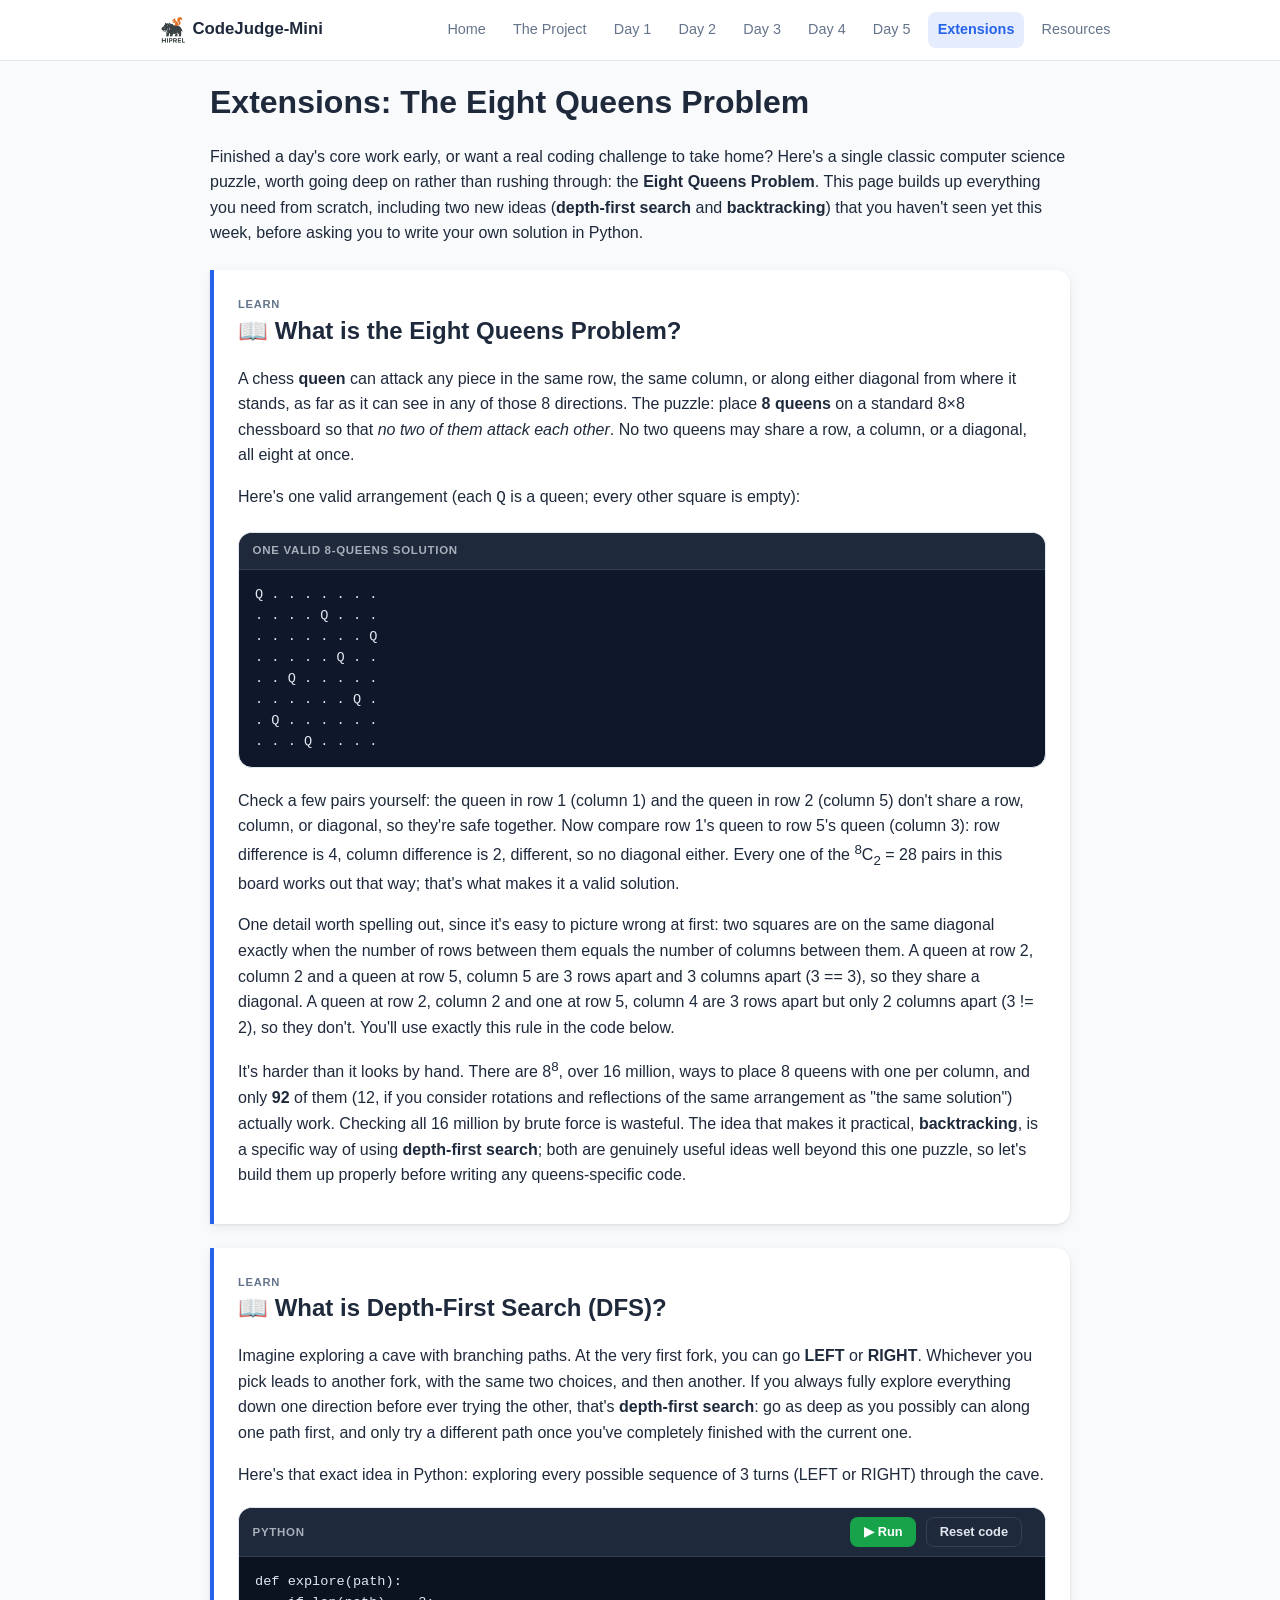
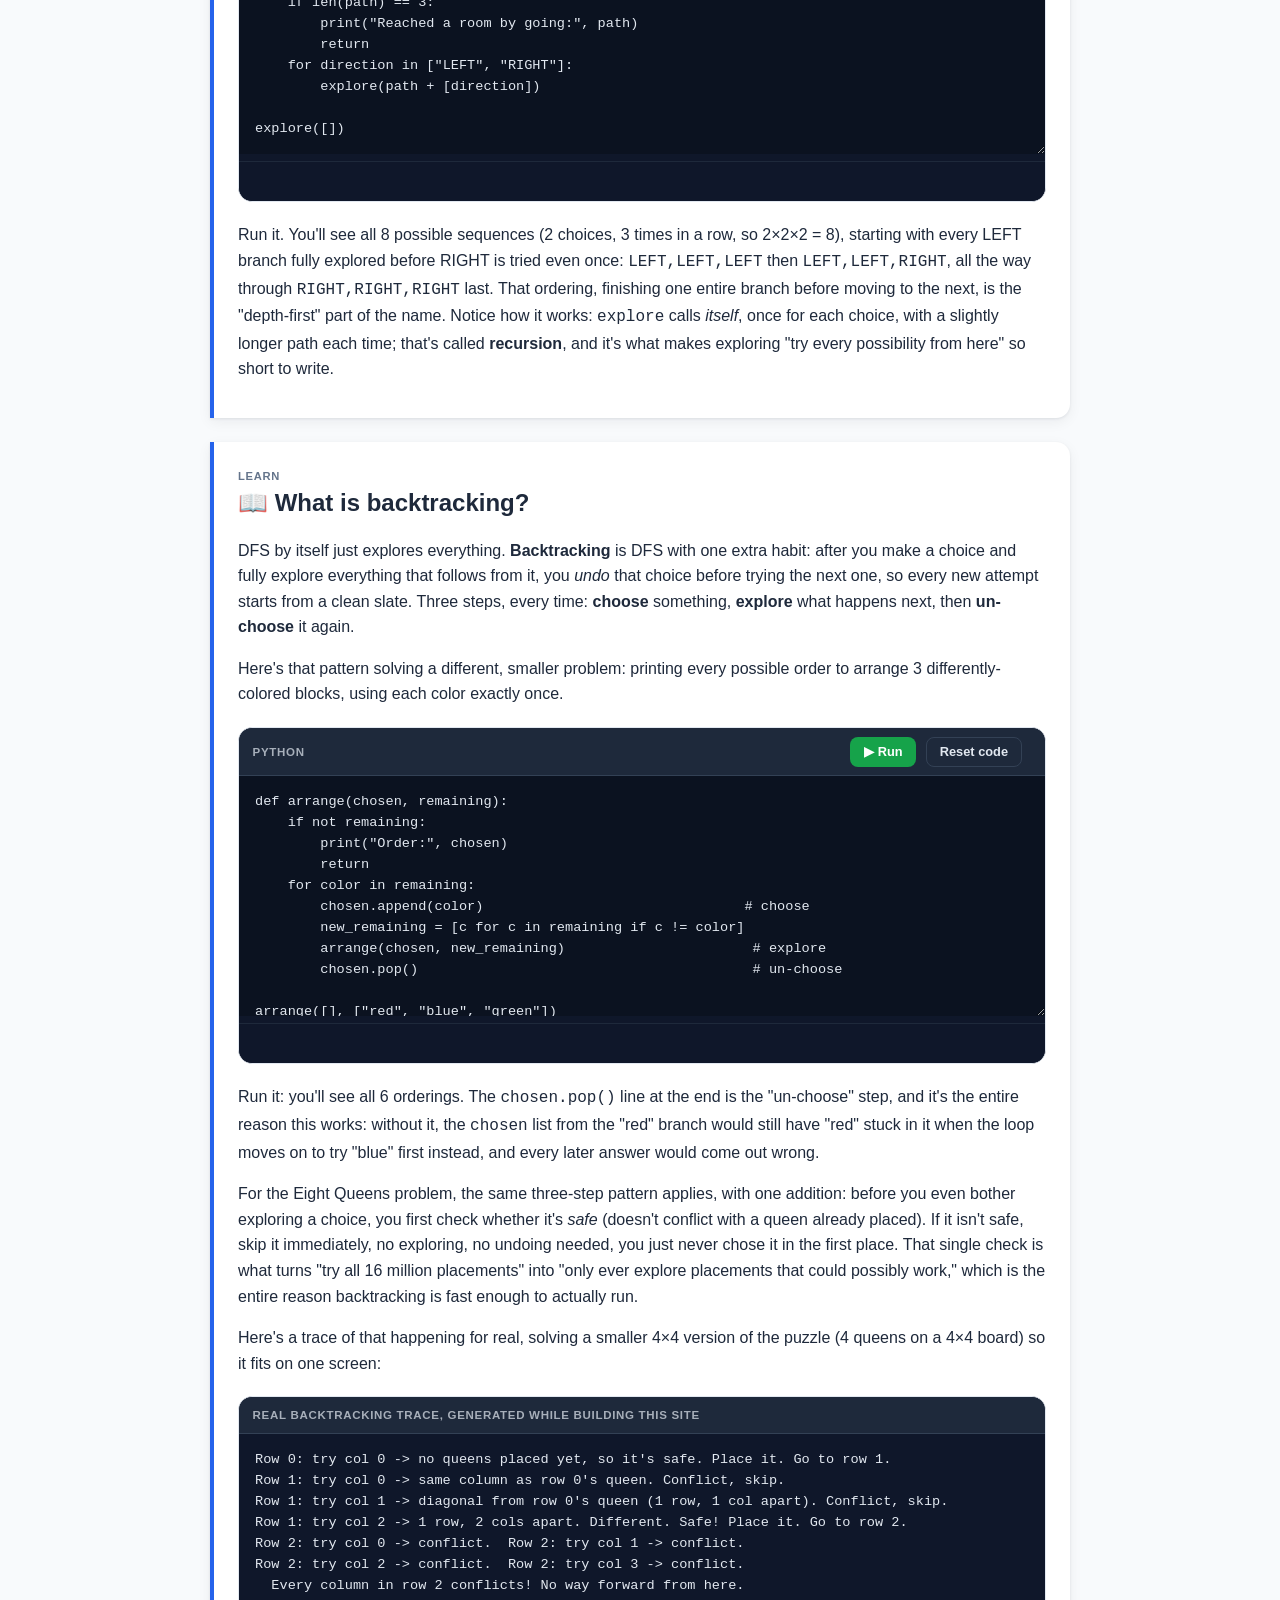
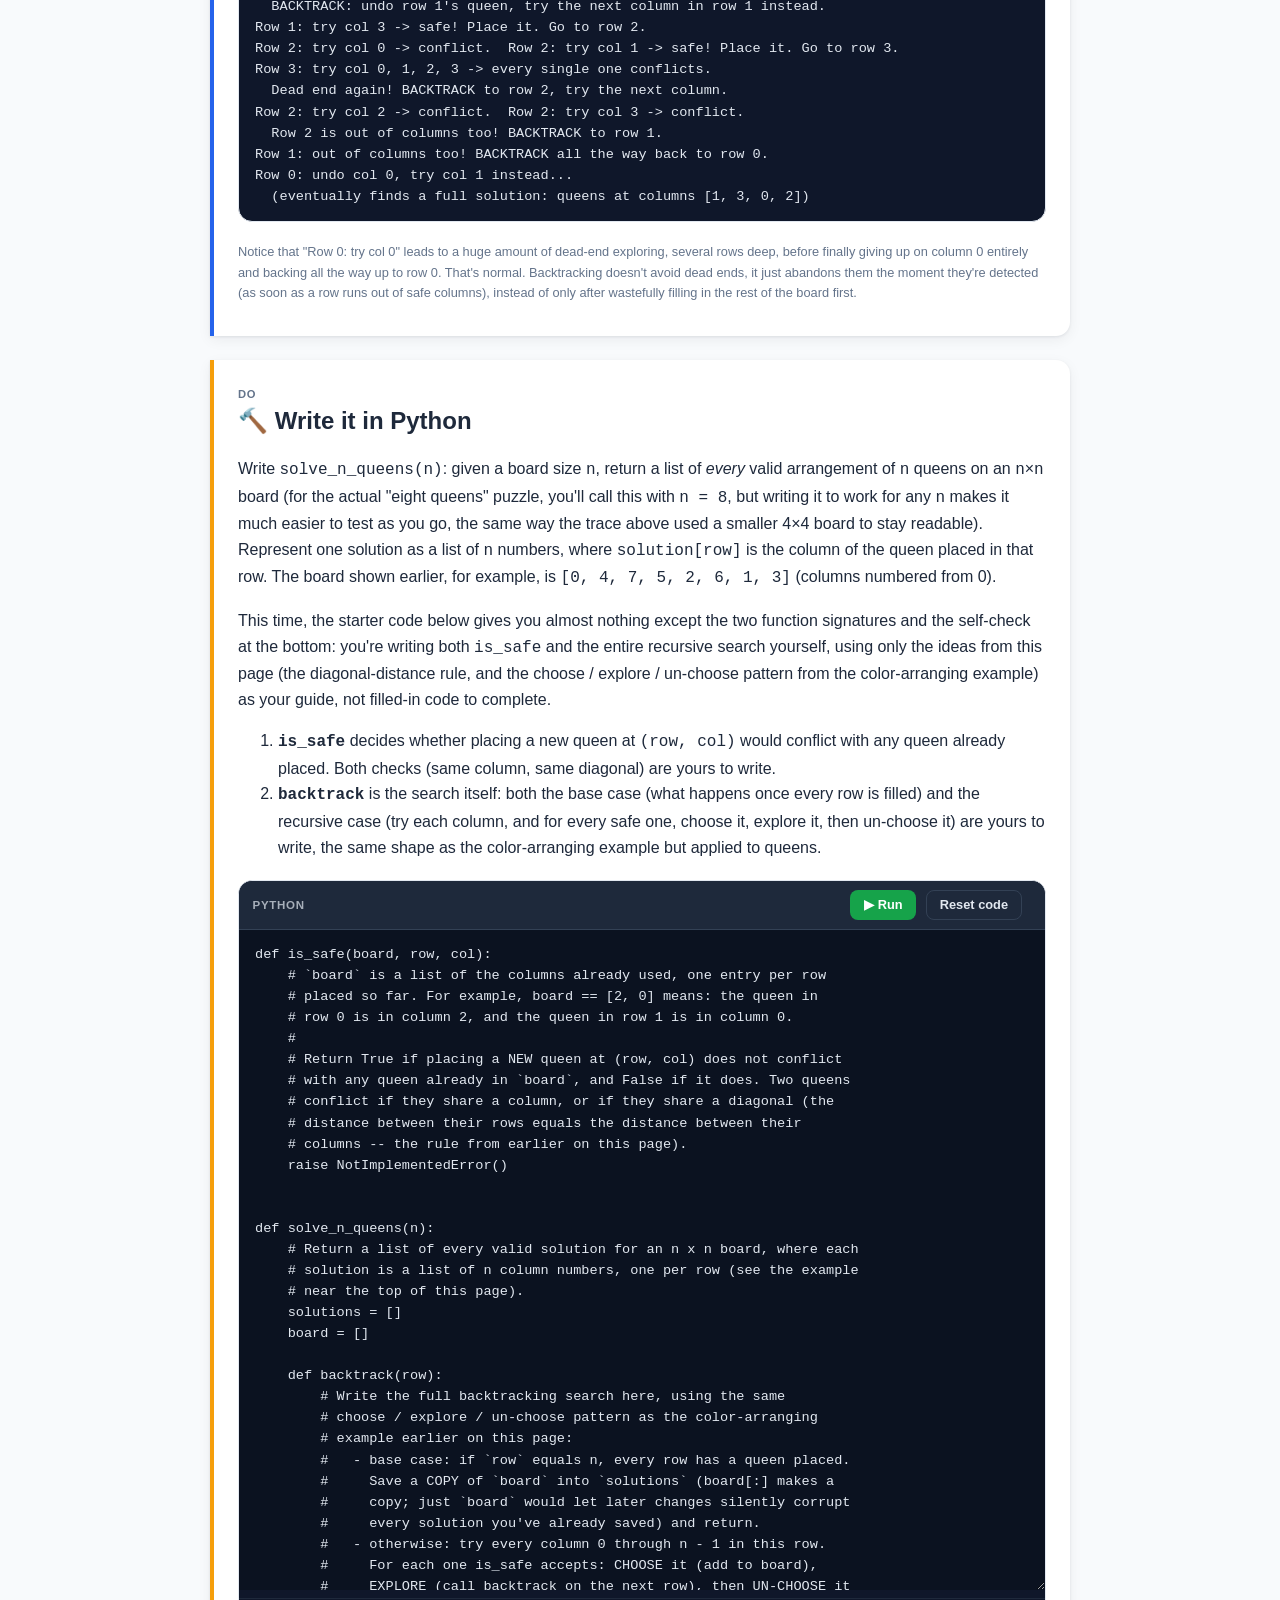
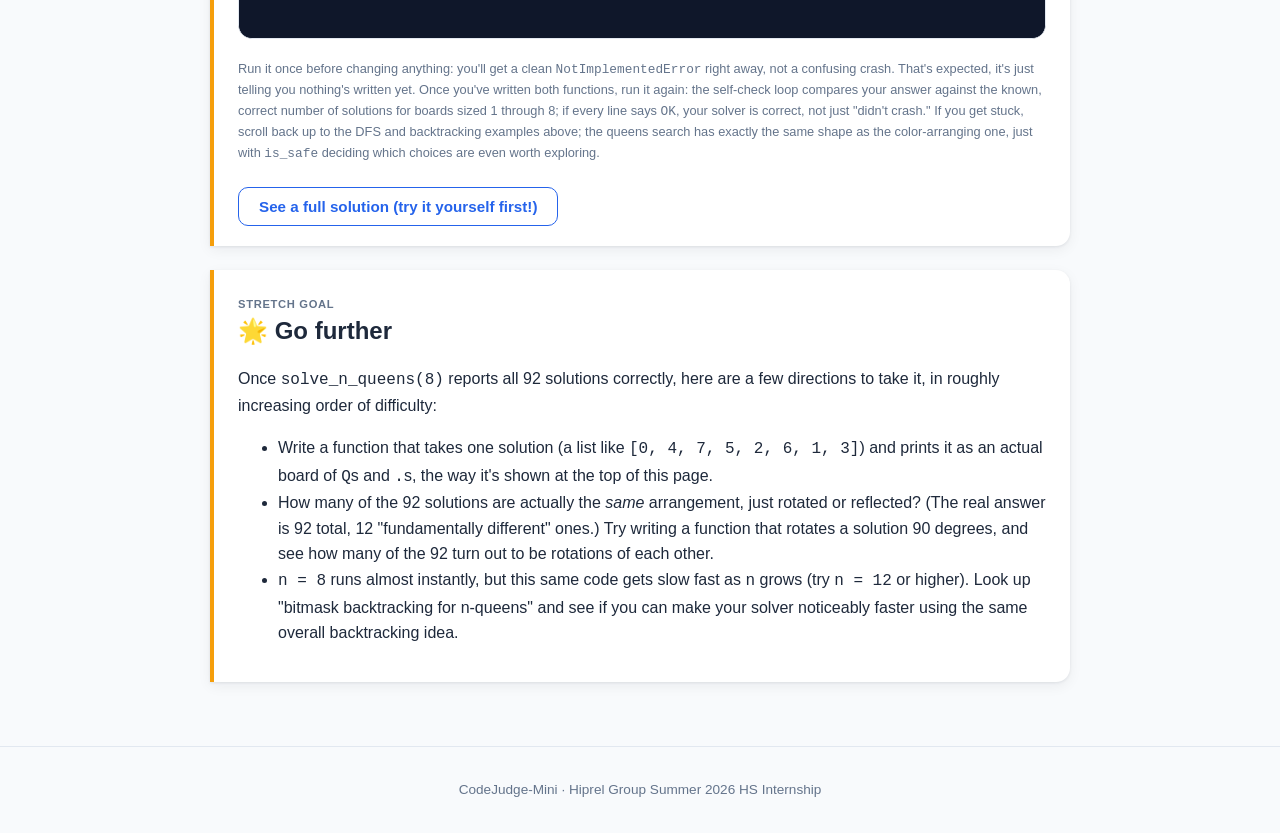
<file: extensions.html>
<!doctype html>
<html lang="en">
<head>
<meta charset="utf-8">
<meta name="viewport" content="width=device-width, initial-scale=1">
<title>Extensions: Eight Queens &middot; CodeJudge-Mini</title>
<link rel="icon" href="icon/image_nontrans.png">
<link rel="stylesheet" href="css/style.css">
</head>
<body>
<header class="site-header">
  <div class="site-header-inner">
    <a class="brand" href="index.html"><img src="icon/image.png" alt="Hiprel Group" class="brand-icon">CodeJudge-Mini</a>
    <button class="nav-toggle" aria-label="Toggle menu">☰</button>
    <nav class="site-nav">
      <a href="index.html">Home</a>
      <a href="project.html">The Project</a>
      <a href="day1.html">Day 1</a>
      <a href="day2.html">Day 2</a>
      <a href="day3.html">Day 3</a>
      <a href="day4.html">Day 4</a>
      <a href="day5.html">Day 5</a>
      <a href="extensions.html">Extensions</a>
      <a href="resources.html">Resources</a>
    </nav>
  </div>
</header>

<div class="container">
  <h1>Extensions: The Eight Queens Problem</h1>
  <p class="lead">
    Finished a day's core work early, or want a real coding challenge to take
    home? Here's a single classic computer science puzzle, worth going deep on
    rather than rushing through: the <strong>Eight Queens Problem</strong>. This
    page builds up everything you need from scratch, including two new ideas
    (<strong>depth-first search</strong> and <strong>backtracking</strong>) that
    you haven't seen yet this week, before asking you to write your own solution
    in Python.
  </p>

  <div class="section-block learn">
    <span class="section-tag">Learn</span>
    <h2>📖 What is the Eight Queens Problem?</h2>
    <p>
      A chess <strong>queen</strong> can attack any piece in the same row, the
      same column, or along either diagonal from where it stands, as far as it
      can see in any of those 8 directions. The puzzle: place
      <strong>8 queens</strong> on a standard 8&times;8 chessboard so that
      <em>no two of them attack each other</em>. No two queens may share a row,
      a column, or a diagonal, all eight at once.
    </p>
    <p>Here's one valid arrangement (each <code>Q</code> is a queen; every other square is empty):</p>
    <div class="code-block">
      <script type="text/plain" class="code-source">
Q . . . . . . .
. . . . Q . . .
. . . . . . . Q
. . . . . Q . .
. . Q . . . . .
. . . . . . Q .
. Q . . . . . .
. . . Q . . . .
      </script>
      <div class="code-toolbar">
        <span class="code-lang">One valid 8-queens solution</span>
      </div>
      <pre class="code-content"></pre>
    </div>
    <p>
      Check a few pairs yourself: the queen in row 1 (column 1) and the queen in
      row 2 (column 5) don't share a row, column, or diagonal, so they're safe
      together. Now compare row 1's queen to row 5's queen (column 3): row
      difference is 4, column difference is 2, different, so no diagonal either.
      Every one of the <sup>8</sup>C<sub>2</sub> = 28 pairs in this board works
      out that way; that's what makes it a valid solution.
    </p>
    <p>
      One detail worth spelling out, since it's easy to picture wrong at first:
      two squares are on the same diagonal exactly when the number of rows
      between them equals the number of columns between them. A queen at row 2,
      column 2 and a queen at row 5, column 5 are 3 rows apart and 3 columns
      apart (3 == 3), so they share a diagonal. A queen at row 2, column 2 and
      one at row 5, column 4 are 3 rows apart but only 2 columns apart (3 != 2),
      so they don't. You'll use exactly this rule in the code below.
    </p>
    <p>
      It's harder than it looks by hand. There are 8<sup>8</sup>, over 16
      million, ways to place 8 queens with one per column, and only
      <strong>92</strong> of them (12, if you consider rotations and reflections
      of the same arrangement as "the same solution") actually work. Checking
      all 16 million by brute force is wasteful. The idea that makes it
      practical, <strong>backtracking</strong>, is a specific way of using
      <strong>depth-first search</strong>; both are genuinely useful ideas well
      beyond this one puzzle, so let's build them up properly before writing any
      queens-specific code.
    </p>
  </div>

  <div class="section-block learn">
    <span class="section-tag">Learn</span>
    <h2>📖 What is Depth-First Search (DFS)?</h2>
    <p>
      Imagine exploring a cave with branching paths. At the very first fork, you
      can go <strong>LEFT</strong> or <strong>RIGHT</strong>. Whichever you pick
      leads to another fork, with the same two choices, and then another. If you
      always fully explore everything down one direction before ever trying the
      other, that's <strong>depth-first search</strong>: go as deep as you
      possibly can along one path first, and only try a different path once
      you've completely finished with the current one.
    </p>
    <p>
      Here's that exact idea in Python: exploring every possible sequence of 3
      turns (LEFT or RIGHT) through the cave.
    </p>
    <div class="playground" data-tool="python">
      <script type="text/plain" class="code-source">
def explore(path):
    if len(path) == 3:
        print("Reached a room by going:", path)
        return
    for direction in ["LEFT", "RIGHT"]:
        explore(path + [direction])

explore([])
      </script>
      <div class="code-toolbar">
        <span class="code-lang">Python</span>
        <button class="pg-run" type="button">&#9654; Run</button>
        <button class="pg-reset" type="button">Reset code</button>
        <span class="pg-status"></span>
      </div>
      <textarea class="pg-editor" spellcheck="false" rows="8"></textarea>
      <pre class="pg-output"></pre>
    </div>
    <p>
      Run it. You'll see all 8 possible sequences (2 choices, 3 times in a row,
      so 2&times;2&times;2 = 8), starting with every LEFT branch fully explored
      before RIGHT is tried even once: <code>LEFT,LEFT,LEFT</code> then
      <code>LEFT,LEFT,RIGHT</code>, all the way through
      <code>RIGHT,RIGHT,RIGHT</code> last. That ordering, finishing one entire
      branch before moving to the next, is the "depth-first" part of the name.
      Notice how it works: <code>explore</code> calls <em>itself</em>, once for
      each choice, with a slightly longer path each time; that's called
      <strong>recursion</strong>, and it's what makes exploring "try every
      possibility from here" so short to write.
    </p>
  </div>

  <div class="section-block learn">
    <span class="section-tag">Learn</span>
    <h2>📖 What is backtracking?</h2>
    <p>
      DFS by itself just explores everything. <strong>Backtracking</strong> is
      DFS with one extra habit: after you make a choice and fully explore
      everything that follows from it, you <em>undo</em> that choice before
      trying the next one, so every new attempt starts from a clean slate. Three
      steps, every time: <strong>choose</strong> something, <strong>explore</strong>
      what happens next, then <strong>un-choose</strong> it again.
    </p>
    <p>
      Here's that pattern solving a different, smaller problem: printing every
      possible order to arrange 3 differently-colored blocks, using each color
      exactly once.
    </p>
    <div class="playground" data-tool="python">
      <script type="text/plain" class="code-source">
def arrange(chosen, remaining):
    if not remaining:
        print("Order:", chosen)
        return
    for color in remaining:
        chosen.append(color)                                # choose
        new_remaining = [c for c in remaining if c != color]
        arrange(chosen, new_remaining)                       # explore
        chosen.pop()                                         # un-choose

arrange([], ["red", "blue", "green"])
      </script>
      <div class="code-toolbar">
        <span class="code-lang">Python</span>
        <button class="pg-run" type="button">&#9654; Run</button>
        <button class="pg-reset" type="button">Reset code</button>
        <span class="pg-status"></span>
      </div>
      <textarea class="pg-editor" spellcheck="false" rows="10"></textarea>
      <pre class="pg-output"></pre>
    </div>
    <p>
      Run it: you'll see all 6 orderings. The <code>chosen.pop()</code> line at
      the end is the "un-choose" step, and it's the entire reason this works:
      without it, the <code>chosen</code> list from the "red" branch would still
      have "red" stuck in it when the loop moves on to try "blue" first instead,
      and every later answer would come out wrong.
    </p>
    <p>
      For the Eight Queens problem, the same three-step pattern applies, with
      one addition: before you even bother exploring a choice, you first check
      whether it's <em>safe</em> (doesn't conflict with a queen already placed).
      If it isn't safe, skip it immediately, no exploring, no undoing needed,
      you just never chose it in the first place. That single check is what
      turns "try all 16 million placements" into "only ever explore placements
      that could possibly work," which is the entire reason backtracking is fast
      enough to actually run.
    </p>
    <p>Here's a trace of that happening for real, solving a smaller 4&times;4 version of the puzzle (4 queens on a 4&times;4 board) so it fits on one screen:</p>
    <div class="code-block">
      <script type="text/plain" class="code-source">
Row 0: try col 0 -> no queens placed yet, so it's safe. Place it. Go to row 1.
Row 1: try col 0 -> same column as row 0's queen. Conflict, skip.
Row 1: try col 1 -> diagonal from row 0's queen (1 row, 1 col apart). Conflict, skip.
Row 1: try col 2 -> 1 row, 2 cols apart. Different. Safe! Place it. Go to row 2.
Row 2: try col 0 -> conflict.  Row 2: try col 1 -> conflict.
Row 2: try col 2 -> conflict.  Row 2: try col 3 -> conflict.
  Every column in row 2 conflicts! No way forward from here.
  BACKTRACK: undo row 1's queen, try the next column in row 1 instead.
Row 1: try col 3 -> safe! Place it. Go to row 2.
Row 2: try col 0 -> conflict.  Row 2: try col 1 -> safe! Place it. Go to row 3.
Row 3: try col 0, 1, 2, 3 -> every single one conflicts.
  Dead end again! BACKTRACK to row 2, try the next column.
Row 2: try col 2 -> conflict.  Row 2: try col 3 -> conflict.
  Row 2 is out of columns too! BACKTRACK to row 1.
Row 1: out of columns too! BACKTRACK all the way back to row 0.
Row 0: undo col 0, try col 1 instead...
  (eventually finds a full solution: queens at columns [1, 3, 0, 2])
      </script>
      <div class="code-toolbar">
        <span class="code-lang">Real backtracking trace, generated while building this site</span>
      </div>
      <pre class="code-content"></pre>
    </div>
    <p class="worksheet-note">
      Notice that "Row 0: try col 0" leads to a huge amount of dead-end
      exploring, several rows deep, before finally giving up on column 0
      entirely and backing all the way up to row 0. That's normal. Backtracking
      doesn't avoid dead ends, it just abandons them the moment they're
      detected (as soon as a row runs out of safe columns), instead of only
      after wastefully filling in the rest of the board first.
    </p>
  </div>

  <div class="section-block do">
    <span class="section-tag">Do</span>
    <h2>🔨 Write it in Python</h2>
    <p>
      Write <code>solve_n_queens(n)</code>: given a board size <code>n</code>,
      return a list of <em>every</em> valid arrangement of <code>n</code> queens
      on an <code>n</code>&times;<code>n</code> board (for the actual "eight
      queens" puzzle, you'll call this with <code>n = 8</code>, but writing it
      to work for any <code>n</code> makes it much easier to test as you go,
      the same way the trace above used a smaller 4&times;4 board to stay
      readable). Represent one solution as a list of <code>n</code> numbers,
      where <code>solution[row]</code> is the column of the queen placed in
      that row. The board shown earlier, for example, is
      <code>[0, 4, 7, 5, 2, 6, 1, 3]</code> (columns numbered from 0).
    </p>
    <p>
      This time, the starter code below gives you almost nothing except the
      two function signatures and the self-check at the bottom: you're
      writing both <code>is_safe</code> and the entire recursive search
      yourself, using only the ideas from this page (the diagonal-distance
      rule, and the choose / explore / un-choose pattern from the
      color-arranging example) as your guide, not filled-in code to complete.
    </p>
    <ol>
      <li>
        <strong><code>is_safe</code></strong> decides whether placing a new
        queen at <code>(row, col)</code> would conflict with any queen already
        placed. Both checks (same column, same diagonal) are yours to write.
      </li>
      <li>
        <strong><code>backtrack</code></strong> is the search itself: both the
        base case (what happens once every row is filled) and the recursive
        case (try each column, and for every safe one, choose it, explore it,
        then un-choose it) are yours to write, the same shape as the
        color-arranging example but applied to queens.
      </li>
    </ol>
    <div class="playground" data-tool="python">
      <script type="text/plain" class="code-source">
def is_safe(board, row, col):
    # `board` is a list of the columns already used, one entry per row
    # placed so far. For example, board == [2, 0] means: the queen in
    # row 0 is in column 2, and the queen in row 1 is in column 0.
    #
    # Return True if placing a NEW queen at (row, col) does not conflict
    # with any queen already in `board`, and False if it does. Two queens
    # conflict if they share a column, or if they share a diagonal (the
    # distance between their rows equals the distance between their
    # columns -- the rule from earlier on this page).
    raise NotImplementedError()


def solve_n_queens(n):
    # Return a list of every valid solution for an n x n board, where each
    # solution is a list of n column numbers, one per row (see the example
    # near the top of this page).
    solutions = []
    board = []

    def backtrack(row):
        # Write the full backtracking search here, using the same
        # choose / explore / un-choose pattern as the color-arranging
        # example earlier on this page:
        #   - base case: if `row` equals n, every row has a queen placed.
        #     Save a COPY of `board` into `solutions` (board[:] makes a
        #     copy; just `board` would let later changes silently corrupt
        #     every solution you've already saved) and return.
        #   - otherwise: try every column 0 through n - 1 in this row.
        #     For each one is_safe accepts: CHOOSE it (add to board),
        #     EXPLORE (call backtrack on the next row), then UN-CHOOSE it
        #     (remove it from board) before trying the next column.
        raise NotImplementedError()

    backtrack(0)
    return solutions


# Self-check: compare against the known number of solutions for each size.
known_counts = {1: 1, 2: 0, 3: 0, 4: 2, 5: 10, 6: 4, 7: 40, 8: 92}
for n, expected in known_counts.items():
    actual = len(solve_n_queens(n))
    status = "OK" if actual == expected else "MISMATCH"
    print(f"n={n}: got {actual}, expected {expected}  [{status}]")
      </script>
      <div class="code-toolbar">
        <span class="code-lang">Python</span>
        <button class="pg-run" type="button">&#9654; Run</button>
        <button class="pg-reset" type="button">Reset code</button>
        <span class="pg-status"></span>
      </div>
      <textarea class="pg-editor" spellcheck="false" rows="30"></textarea>
      <pre class="pg-output"></pre>
    </div>
    <p class="worksheet-note">
      Run it once before changing anything: you'll get a clean
      <code>NotImplementedError</code> right away, not a confusing crash.
      That's expected, it's just telling you nothing's written yet. Once
      you've written both functions, run it again: the self-check loop
      compares your answer against the known, correct number of solutions for
      boards sized 1 through 8; if every line says <code>OK</code>, your
      solver is correct, not just "didn't crash." If you get stuck, scroll
      back up to the DFS and backtracking examples above; the queens search
      has exactly the same shape as the color-arranging one, just with
      <code>is_safe</code> deciding which choices are even worth exploring.
    </p>
    <button class="reveal-btn btn btn-outline" data-target="solved-eight-queens" data-hide-label="Hide solution" type="button">See a full solution (try it yourself first!)</button>
    <div class="reveal-answer" id="solved-eight-queens">
      <div class="code-block">
        <script type="text/plain" class="code-source">
def is_safe(board, row, col):
    for r in range(row):
        c = board[r]
        if c == col or abs(row - r) == abs(col - c):
            return False
    return True

def solve_n_queens(n):
    solutions = []
    board = []

    def backtrack(row):
        if row == n:
            solutions.append(board[:])
            return
        for col in range(n):
            if is_safe(board, row, col):
                board.append(col)
                backtrack(row + 1)
                board.pop()

    backtrack(0)
    return solutions
        </script>
        <div class="code-toolbar">
          <span class="code-lang">Python</span>
          <button class="copy-btn" type="button">📋 Copy code</button>
        </div>
        <pre class="code-content"></pre>
      </div>
      <p class="worksheet-note">
        Confirmed while building this site: this exact code reports
        <code>OK</code> for all eight sizes, 1 through 8. Notice
        <code>is_safe</code> only ever has to look at rows already placed, and
        <code>board.pop()</code> right after each recursive call is what
        actually makes this backtracking instead of just a nested loop; without
        it, columns from an abandoned attempt would stick around and corrupt
        every later attempt in the same branch, exactly the same bug as
        forgetting <code>chosen.pop()</code> in the color-arranging example
        earlier.
      </p>
    </div>
  </div>

  <div class="section-block do">
    <span class="section-tag">Stretch goal</span>
    <h2>🌟 Go further</h2>
    <p>Once <code>solve_n_queens(8)</code> reports all 92 solutions correctly, here are a few directions to take it, in roughly increasing order of difficulty:</p>
    <ul>
      <li>Write a function that takes one solution (a list like <code>[0, 4, 7, 5, 2, 6, 1, 3]</code>) and prints it as an actual board of <code>Q</code>s and <code>.</code>s, the way it's shown at the top of this page.</li>
      <li>How many of the 92 solutions are actually the <em>same</em> arrangement, just rotated or reflected? (The real answer is 92 total, 12 "fundamentally different" ones.) Try writing a function that rotates a solution 90 degrees, and see how many of the 92 turn out to be rotations of each other.</li>
      <li><code>n = 8</code> runs almost instantly, but this same code gets slow fast as <code>n</code> grows (try <code>n = 12</code> or higher). Look up "bitmask backtracking for n-queens" and see if you can make your solver noticeably faster using the same overall backtracking idea.</li>
    </ul>
  </div>
</div>

<footer class="site-footer">
  <div class="container">CodeJudge-Mini &middot; Hiprel Group Summer 2026 HS Internship</div>
</footer>

<script src="js/site.js"></script>
<script src="js/codeblock.js"></script>
<script src="js/playground.js"></script>
<script src="js/reveal.js"></script>
</body>
</html>
</file>
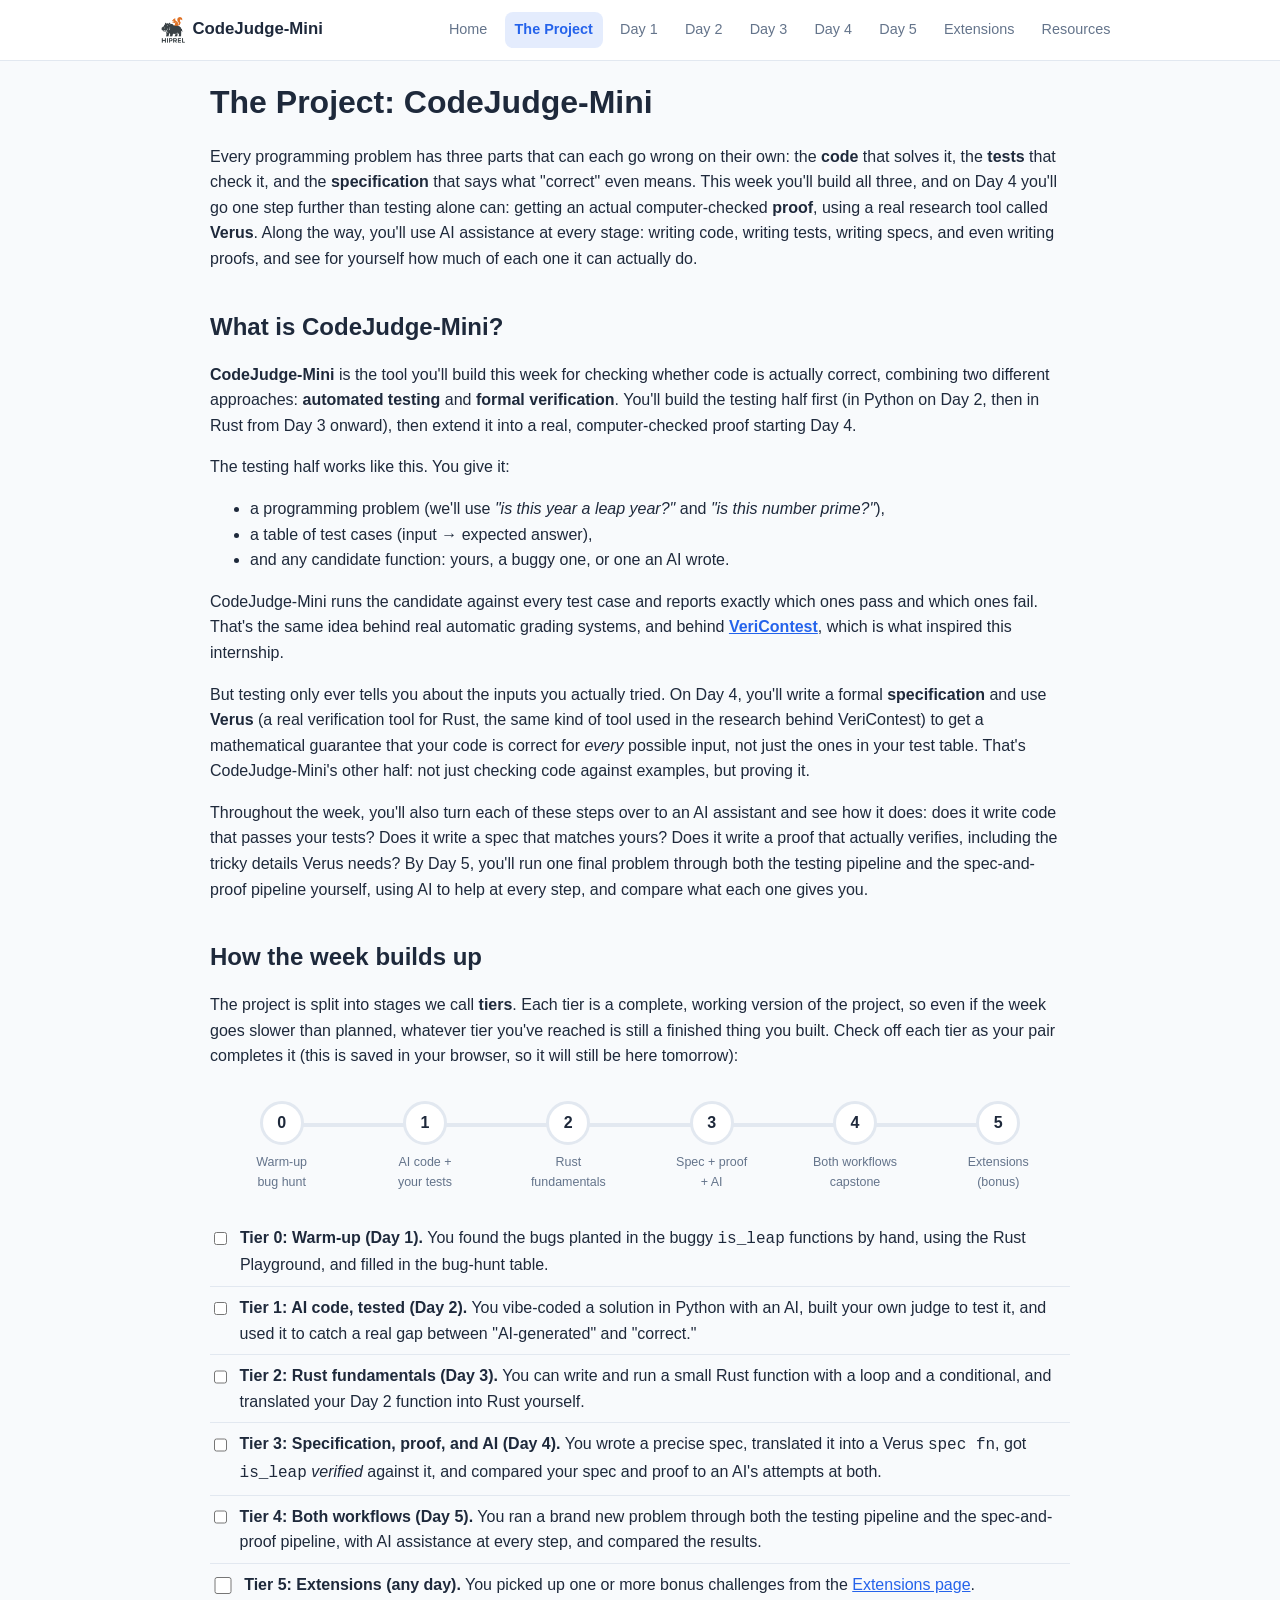
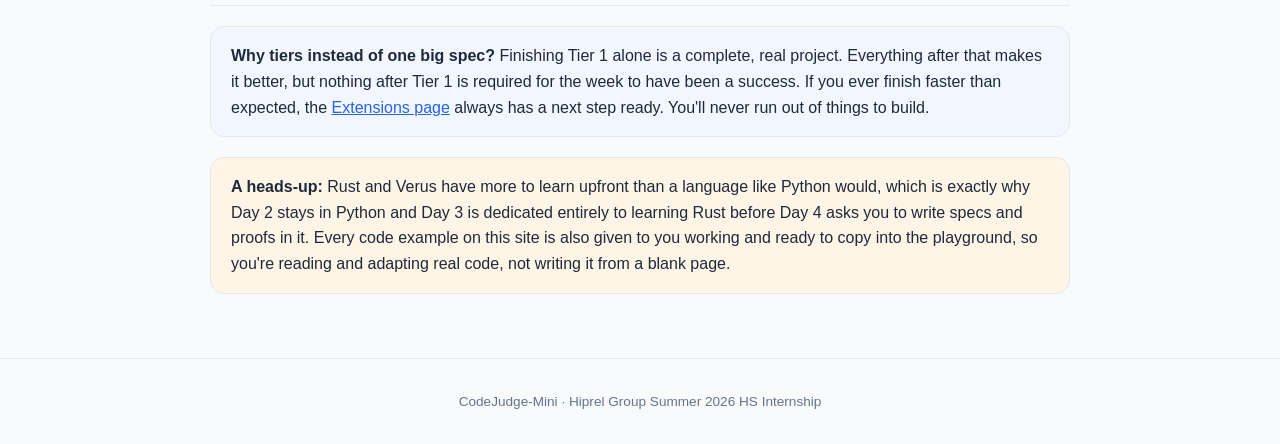
<file: project.html>
<!doctype html>
<html lang="en">
<head>
<meta charset="utf-8">
<meta name="viewport" content="width=device-width, initial-scale=1">
<title>The Project &middot; CodeJudge-Mini</title>
<link rel="icon" href="icon/image_nontrans.png">
<link rel="stylesheet" href="css/style.css">
</head>
<body>
<header class="site-header">
  <div class="site-header-inner">
    <a class="brand" href="index.html"><img src="icon/image.png" alt="Hiprel Group" class="brand-icon">CodeJudge-Mini</a>
    <button class="nav-toggle" aria-label="Toggle menu">☰</button>
    <nav class="site-nav">
      <a href="index.html">Home</a>
      <a href="project.html">The Project</a>
      <a href="day1.html">Day 1</a>
      <a href="day2.html">Day 2</a>
      <a href="day3.html">Day 3</a>
      <a href="day4.html">Day 4</a>
      <a href="day5.html">Day 5</a>
      <a href="extensions.html">Extensions</a>
      <a href="resources.html">Resources</a>
    </nav>
  </div>
</header>

<div class="container">
  <h1>The Project: CodeJudge-Mini</h1>
  <p class="lead">
    Every programming problem has three parts that can each go wrong on their own:
    the <strong>code</strong> that solves it, the <strong>tests</strong> that check it,
    and the <strong>specification</strong> that says what "correct" even means. This
    week you'll build all three, and on Day 4 you'll go one step further than testing
    alone can: getting an actual computer-checked <strong>proof</strong>, using a real
    research tool called <strong>Verus</strong>. Along the way, you'll use AI
    assistance at every stage: writing code, writing tests, writing specs, and even
    writing proofs, and see for yourself how much of each one it can actually do.
  </p>

  <h2>What is CodeJudge-Mini?</h2>
  <p>
    <strong>CodeJudge-Mini</strong> is the tool you'll build this week for checking
    whether code is actually correct, combining two different approaches:
    <strong>automated testing</strong> and <strong>formal verification</strong>.
    You'll build the testing half first (in Python on Day 2, then in Rust from
    Day 3 onward), then extend it into a real, computer-checked proof starting
    Day 4.
  </p>
  <p>The testing half works like this. You give it:</p>
  <ul>
    <li>a programming problem (we'll use <em>"is this year a leap year?"</em> and <em>"is this number prime?"</em>),</li>
    <li>a table of test cases (input &rarr; expected answer),</li>
    <li>and any candidate function: yours, a buggy one, or one an AI wrote.</li>
  </ul>
  <p>
    CodeJudge-Mini runs the candidate against every test case and reports exactly which
    ones pass and which ones fail. That's the same idea behind real automatic grading
    systems, and behind <a href="https://hiprel-group.github.io/VeriContest/" target="_blank" rel="noopener"><strong>VeriContest</strong></a>, which is what inspired this
    internship.
  </p>
  <p>
    But testing only ever tells you about the inputs you actually tried. On Day 4,
    you'll write a formal <strong>specification</strong> and use <strong>Verus</strong>
    (a real verification tool for Rust, the same kind of tool used in the
    research behind VeriContest) to get a mathematical guarantee that your code
    is correct for <em>every</em> possible input, not just the ones in your test table.
    That's CodeJudge-Mini's other half: not just checking code against examples, but
    proving it.
  </p>
  <p>
    Throughout the week, you'll also turn each of these steps over to an AI assistant
    and see how it does: does it write code that passes your tests? Does it write a
    spec that matches yours? Does it write a proof that actually verifies, including
    the tricky details Verus needs? By Day 5, you'll run one final problem through
    both the testing pipeline and the spec-and-proof pipeline yourself, using AI to
    help at every step, and compare what each one gives you.
  </p>

  <h2>How the week builds up</h2>
  <p>
    The project is split into stages we call <strong>tiers</strong>. Each tier is a
    complete, working version of the project, so even if the week goes slower
    than planned, whatever tier you've reached is still a finished thing you built.
    Check off each tier as your pair completes it (this is saved in your browser, so it
    will still be here tomorrow):
  </p>

  <div class="diagram">
    <div class="tier-track">
      <div class="tier-node-wrap" data-tier="0">
        <div class="tier-node" data-tier="0">0</div>
        <div class="tier-label">Warm-up<br>bug hunt</div>
      </div>
      <div class="tier-node-wrap" data-tier="1">
        <div class="tier-node" data-tier="1">1</div>
        <div class="tier-label">AI code +<br>your tests</div>
      </div>
      <div class="tier-node-wrap" data-tier="2">
        <div class="tier-node" data-tier="2">2</div>
        <div class="tier-label">Rust<br>fundamentals</div>
      </div>
      <div class="tier-node-wrap" data-tier="3">
        <div class="tier-node" data-tier="3">3</div>
        <div class="tier-label">Spec + proof<br>+ AI</div>
      </div>
      <div class="tier-node-wrap" data-tier="4">
        <div class="tier-node" data-tier="4">4</div>
        <div class="tier-label">Both workflows<br>capstone</div>
      </div>
      <div class="tier-node-wrap" data-tier="5">
        <div class="tier-node" data-tier="5">5</div>
        <div class="tier-label">Extensions<br>(bonus)</div>
      </div>
    </div>
  </div>

  <ul class="tier-list">
    <li><input type="checkbox" class="tier-check" value="0" id="t0"><label for="t0"><strong>Tier 0: Warm-up (Day 1).</strong> You found the bugs planted in the buggy <code>is_leap</code> functions by hand, using the Rust Playground, and filled in the bug-hunt table.</label></li>
    <li><input type="checkbox" class="tier-check" value="1" id="t1"><label for="t1"><strong>Tier 1: AI code, tested (Day 2).</strong> You vibe-coded a solution in Python with an AI, built your own judge to test it, and used it to catch a real gap between "AI-generated" and "correct."</label></li>
    <li><input type="checkbox" class="tier-check" value="2" id="t2"><label for="t2"><strong>Tier 2: Rust fundamentals (Day 3).</strong> You can write and run a small Rust function with a loop and a conditional, and translated your Day 2 function into Rust yourself.</label></li>
    <li><input type="checkbox" class="tier-check" value="3" id="t3"><label for="t3"><strong>Tier 3: Specification, proof, and AI (Day 4).</strong> You wrote a precise spec, translated it into a Verus <code>spec fn</code>, got <code>is_leap</code> <em>verified</em> against it, and compared your spec and proof to an AI's attempts at both.</label></li>
    <li><input type="checkbox" class="tier-check" value="4" id="t4"><label for="t4"><strong>Tier 4: Both workflows (Day 5).</strong> You ran a brand new problem through both the testing pipeline and the spec-and-proof pipeline, with AI assistance at every step, and compared the results.</label></li>
    <li><input type="checkbox" class="tier-check" value="5" id="t5"><label for="t5"><strong>Tier 5: Extensions (any day).</strong> You picked up one or more bonus challenges from the <a href="extensions.html">Extensions page</a>.</label></li>
  </ul>

  <div class="callout tip">
    <strong>Why tiers instead of one big spec?</strong> Finishing Tier 1 alone is a
    complete, real project. Everything after that makes it better, but nothing after
    Tier 1 is required for the week to have been a success. If you ever finish faster
    than expected, the <a href="extensions.html">Extensions page</a> always has a next
    step ready. You'll never run out of things to build.
  </div>

  <div class="callout warn">
    <strong>A heads-up:</strong> Rust and Verus have more to learn upfront than a
    language like Python would, which is exactly why Day 2 stays in Python and Day 3
    is dedicated entirely to learning Rust before Day 4 asks you to write specs and
    proofs in it. Every code example on this site is also given to you working and
    ready to copy into the playground, so you're reading and adapting real code, not
    writing it from a blank page.
  </div>
</div>

<footer class="site-footer">
  <div class="container">CodeJudge-Mini &middot; Hiprel Group Summer 2026 HS Internship</div>
</footer>

<script src="js/site.js"></script>
<script src="js/checklist.js"></script>
</body>
</html>
</file>
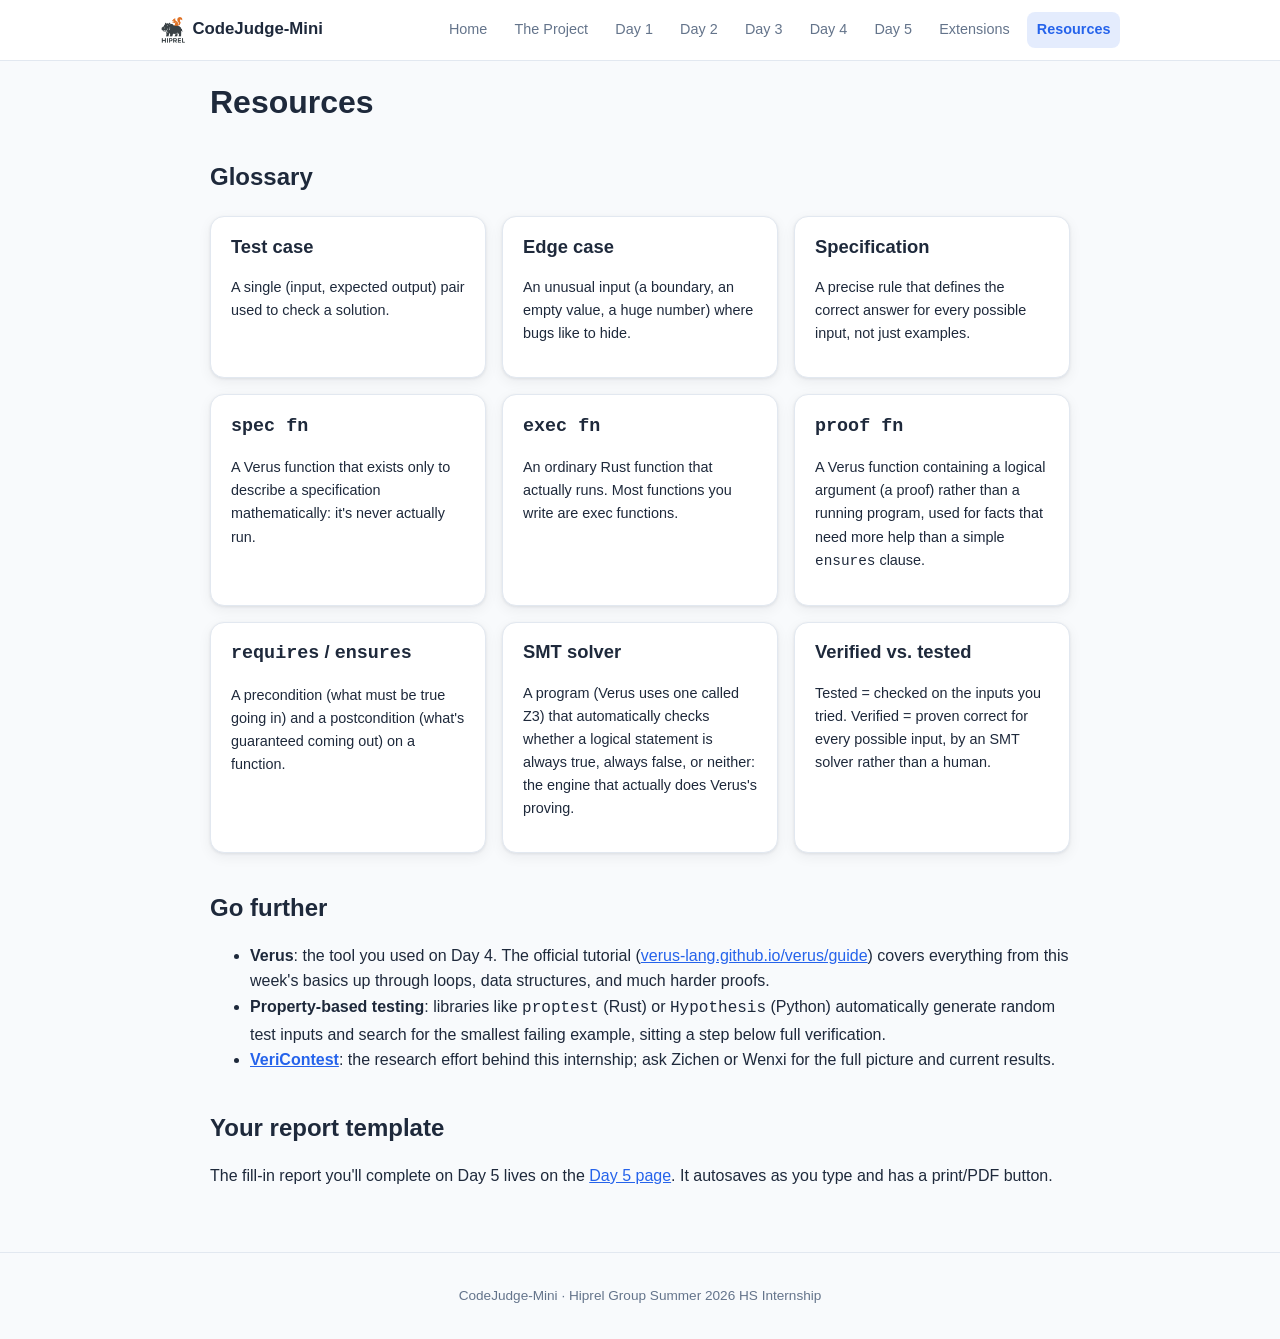
<file: resources.html>
<!doctype html>
<html lang="en">
<head>
<meta charset="utf-8">
<meta name="viewport" content="width=device-width, initial-scale=1">
<title>Resources &middot; CodeJudge-Mini</title>
<link rel="icon" href="icon/image_nontrans.png">
<link rel="stylesheet" href="css/style.css">
</head>
<body>
<header class="site-header">
  <div class="site-header-inner">
    <a class="brand" href="index.html"><img src="icon/image.png" alt="Hiprel Group" class="brand-icon">CodeJudge-Mini</a>
    <button class="nav-toggle" aria-label="Toggle menu">☰</button>
    <nav class="site-nav">
      <a href="index.html">Home</a>
      <a href="project.html">The Project</a>
      <a href="day1.html">Day 1</a>
      <a href="day2.html">Day 2</a>
      <a href="day3.html">Day 3</a>
      <a href="day4.html">Day 4</a>
      <a href="day5.html">Day 5</a>
      <a href="extensions.html">Extensions</a>
      <a href="resources.html">Resources</a>
    </nav>
  </div>
</header>

<div class="container">
  <h1>Resources</h1>

  <h2>Glossary</h2>
  <div class="card-grid">
    <div class="card"><h3>Test case</h3><p style="font-size:0.9rem;">A single (input, expected output) pair used to check a solution.</p></div>
    <div class="card"><h3>Edge case</h3><p style="font-size:0.9rem;">An unusual input (a boundary, an empty value, a huge number) where bugs like to hide.</p></div>
    <div class="card"><h3>Specification</h3><p style="font-size:0.9rem;">A precise rule that defines the correct answer for every possible input, not just examples.</p></div>
    <div class="card"><h3><code>spec fn</code></h3><p style="font-size:0.9rem;">A Verus function that exists only to describe a specification mathematically: it's never actually run.</p></div>
    <div class="card"><h3><code>exec fn</code></h3><p style="font-size:0.9rem;">An ordinary Rust function that actually runs. Most functions you write are exec functions.</p></div>
    <div class="card"><h3><code>proof fn</code></h3><p style="font-size:0.9rem;">A Verus function containing a logical argument (a proof) rather than a running program, used for facts that need more help than a simple <code>ensures</code> clause.</p></div>
    <div class="card"><h3><code>requires</code> / <code>ensures</code></h3><p style="font-size:0.9rem;">A precondition (what must be true going in) and a postcondition (what's guaranteed coming out) on a function.</p></div>
    <div class="card"><h3>SMT solver</h3><p style="font-size:0.9rem;">A program (Verus uses one called Z3) that automatically checks whether a logical statement is always true, always false, or neither: the engine that actually does Verus's proving.</p></div>
    <div class="card"><h3>Verified vs. tested</h3><p style="font-size:0.9rem;">Tested = checked on the inputs you tried. Verified = proven correct for every possible input, by an SMT solver rather than a human.</p></div>
  </div>

  <h2>Go further</h2>
  <ul>
    <li><strong>Verus</strong>: the tool you used on Day 4. The official tutorial (<a href="https://verus-lang.github.io/verus/guide/">verus-lang.github.io/verus/guide</a>) covers everything from this week's basics up through loops, data structures, and much harder proofs.</li>
    <li><strong>Property-based testing</strong>: libraries like <code>proptest</code> (Rust) or <code>Hypothesis</code> (Python) automatically generate random test inputs and search for the smallest failing example, sitting a step below full verification.</li>
    <li><strong><a href="https://hiprel-group.github.io/VeriContest/" target="_blank" rel="noopener">VeriContest</a></strong>: the research effort behind this internship; ask Zichen or Wenxi for the full picture and current results.</li>
  </ul>

  <h2>Your report template</h2>
  <p>The fill-in report you'll complete on Day 5 lives on the <a href="day5.html">Day 5 page</a>. It autosaves as you type and has a print/PDF button.</p>
</div>

<footer class="site-footer">
  <div class="container">CodeJudge-Mini &middot; Hiprel Group Summer 2026 HS Internship</div>
</footer>

<script src="js/site.js"></script>
</body>
</html>
</file>
<file: css/style.css>
/* ===== Design tokens ===== */
:root {
  --bg: #f8fafc;
  --bg-card: #ffffff;
  --text: #1e293b;
  --text-muted: #64748b;
  --primary: #2563eb;
  --primary-dark: #1d4ed8;
  --accent: #f59e0b;
  --success: #16a34a;
  --success-bg: #dcfce7;
  --danger: #dc2626;
  --danger-bg: #fee2e2;
  --border: #e2e8f0;
  --radius: 14px;
  --shadow: 0 1px 3px rgba(15, 23, 42, 0.08), 0 4px 14px rgba(15, 23, 42, 0.06);
  --term-bg: #0f172a;
  --term-text: #e2e8f0;
  --term-green: #4ade80;
  --term-red: #f87171;
  --font-body: -apple-system, BlinkMacSystemFont, "Segoe UI", Roboto, Helvetica, Arial, sans-serif;
  --font-mono: ui-monospace, SFMono-Regular, Menlo, Consolas, "Liberation Mono", monospace;
}

@media (prefers-color-scheme: dark) {
  :root {
    --bg: #0b1220;
    --bg-card: #131c2e;
    --text: #e2e8f0;
    --text-muted: #94a3b8;
    --border: #253248;
    --success-bg: #113322;
    --danger-bg: #3a1414;
    --shadow: 0 1px 3px rgba(0, 0, 0, 0.4), 0 4px 14px rgba(0, 0, 0, 0.3);
  }
}

* { box-sizing: border-box; }
html { scroll-behavior: smooth; }
body {
  margin: 0;
  font-family: var(--font-body);
  background: var(--bg);
  color: var(--text);
  line-height: 1.6;
}
h1, h2, h3, h4 { line-height: 1.25; }
h1 { font-size: 2rem; }
h2 { font-size: 1.5rem; margin-top: 2.5rem; }
h3 { font-size: 1.15rem; }
p { color: var(--text); }
a { color: var(--primary); }
code, pre, textarea, .mono { font-family: var(--font-mono); }
.container {
  max-width: 900px;
  margin: 0 auto;
  padding: 0 1.25rem;
}

/* ===== Header / nav ===== */
.site-header {
  position: sticky;
  top: 0;
  z-index: 20;
  background: var(--bg-card);
  border-bottom: 1px solid var(--border);
}
.site-header-inner {
  max-width: 1000px;
  margin: 0 auto;
  padding: 0.75rem 1.25rem;
  display: flex;
  align-items: center;
  justify-content: space-between;
  gap: 1rem;
}
.brand {
  font-weight: 700;
  font-size: 1.05rem;
  text-decoration: none;
  color: var(--text);
  display: flex;
  align-items: center;
  gap: 0.4rem;
  white-space: nowrap;
}
.brand-icon {
  height: 26px;
  width: 26px;
  object-fit: contain;
}
.nav-toggle {
  display: none;
  background: none;
  border: 1px solid var(--border);
  border-radius: 8px;
  padding: 0.4rem 0.6rem;
  font-size: 1rem;
  cursor: pointer;
  color: var(--text);
}
.site-nav {
  display: flex;
  flex-wrap: wrap;
  gap: 0.25rem 0.5rem;
  justify-content: flex-end;
}
.site-nav a {
  color: var(--text-muted);
  text-decoration: none;
  font-size: 0.9rem;
  padding: 0.4rem 0.6rem;
  border-radius: 8px;
  white-space: nowrap;
}
.site-nav a:hover { background: var(--bg); color: var(--text); }
.site-nav a.active { color: var(--primary); font-weight: 600; background: color-mix(in srgb, var(--primary) 12%, transparent); }

@media (max-width: 760px) {
  .nav-toggle { display: inline-block; }
  .site-nav {
    display: none;
    flex-direction: column;
    width: 100%;
    padding-top: 0.5rem;
  }
  .site-nav.open { display: flex; }
  .site-header-inner { flex-wrap: wrap; }
}

/* ===== Hero ===== */
.hero {
  padding: 3rem 0 2rem;
  text-align: center;
}
.hero h1 { font-size: 2.25rem; margin-bottom: 0.5rem; }
.hero p.lead { font-size: 1.15rem; color: var(--text-muted); max-width: 640px; margin: 0 auto 1.5rem; }
.hero-actions { display: flex; gap: 0.75rem; justify-content: center; flex-wrap: wrap; }

.hero-audience-badge {
  display: inline-block;
  background: var(--accent);
  color: #1e293b;
  font-size: 1.15rem;
  font-weight: 800;
  padding: 0.55rem 1.25rem;
  border-radius: 999px;
  margin-bottom: 1.25rem;
  box-shadow: 0 4px 14px rgba(245, 158, 11, 0.35);
  letter-spacing: 0.01em;
}
@media (max-width: 480px) {
  .hero-audience-badge { font-size: 0.95rem; padding: 0.5rem 1rem; }
}

.btn {
  display: inline-block;
  padding: 0.65rem 1.25rem;
  border-radius: 10px;
  text-decoration: none;
  font-weight: 600;
  font-size: 0.95rem;
  border: 1px solid transparent;
  cursor: pointer;
}
.btn-primary { background: var(--primary); color: #fff; }
.btn-primary:hover { background: var(--primary-dark); }
.btn-outline { background: transparent; color: var(--primary); border-color: var(--primary); }
.btn-outline:hover { background: color-mix(in srgb, var(--primary) 10%, transparent); }

/* ===== Schedule table ===== */
table.schedule { width: 100%; border-collapse: collapse; margin: 1.5rem 0; }
table.schedule th, table.schedule td {
  border: 1px solid var(--border);
  padding: 0.6rem 0.75rem;
  text-align: left;
  font-size: 0.92rem;
  vertical-align: top;
}
table.schedule th { background: var(--bg); }

/* ===== Cards / grids ===== */
.card-grid {
  display: grid;
  grid-template-columns: repeat(auto-fit, minmax(230px, 1fr));
  gap: 1rem;
  margin: 1.5rem 0;
}
.card {
  background: var(--bg-card);
  border: 1px solid var(--border);
  border-radius: var(--radius);
  padding: 1.1rem 1.25rem;
  box-shadow: var(--shadow);
}
.card h3 { margin-top: 0; }
.day-card {
  text-decoration: none;
  color: inherit;
  display: block;
  transition: transform 0.15s ease, box-shadow 0.15s ease;
}
.day-card:hover { transform: translateY(-3px); box-shadow: 0 6px 20px rgba(15, 23, 42, 0.12); }
.day-badge {
  display: inline-block;
  background: var(--primary);
  color: #fff;
  font-size: 0.75rem;
  font-weight: 700;
  padding: 0.2rem 0.55rem;
  border-radius: 999px;
  margin-bottom: 0.5rem;
}

/* ===== Day-page section blocks ===== */
.section-block {
  border-left: 4px solid var(--primary);
  background: var(--bg-card);
  border-radius: 0 var(--radius) var(--radius) 0;
  padding: 1.25rem 1.5rem;
  margin: 1.5rem 0;
  box-shadow: var(--shadow);
}
.section-block.learn { border-color: var(--primary); }
.section-block.do { border-color: var(--accent); }
.section-block.demo { border-color: #8b5cf6; }
.section-block.materials { border-color: var(--success); }
.section-block.deliverable { border-color: var(--danger); }
.section-block h2 { margin-top: 0; display: flex; align-items: center; gap: 0.5rem; }
.section-tag {
  font-size: 0.7rem;
  text-transform: uppercase;
  letter-spacing: 0.06em;
  color: var(--text-muted);
  font-weight: 700;
}

/* ===== Materials / downloads ===== */
.file-list { list-style: none; padding: 0; margin: 1rem 0; }
.file-list li { margin-bottom: 0.5rem; }
.file-list a {
  display: inline-flex;
  align-items: center;
  gap: 0.5rem;
  padding: 0.5rem 0.85rem;
  background: var(--bg);
  border: 1px solid var(--border);
  border-radius: 8px;
  text-decoration: none;
  font-size: 0.9rem;
  color: var(--text);
}
.file-list a:hover { border-color: var(--primary); color: var(--primary); }

/* ===== Callouts ===== */
.callout {
  border-radius: var(--radius);
  padding: 1rem 1.25rem;
  margin: 1.25rem 0;
  border: 1px solid var(--border);
}
.callout.tip { background: color-mix(in srgb, var(--primary) 6%, var(--bg-card)); }
.callout.warn { background: color-mix(in srgb, var(--accent) 10%, var(--bg-card)); }
.callout.checkpoint { background: color-mix(in srgb, var(--success) 10%, var(--bg-card)); }

/* ===== Code block (copy + open-in-playground) ===== */
.code-block {
  border: 1px solid var(--border);
  border-radius: var(--radius);
  overflow: hidden;
  margin: 1.25rem 0;
  background: var(--term-bg);
}
.code-toolbar {
  display: flex;
  align-items: center;
  gap: 0.6rem;
  padding: 0.55rem 0.85rem;
  background: #1e293b;
  border-bottom: 1px solid #334155;
  flex-wrap: wrap;
}
.code-lang {
  font-size: 0.72rem;
  text-transform: uppercase;
  letter-spacing: 0.06em;
  font-weight: 700;
  color: var(--term-text);
  opacity: 0.7;
  margin-right: auto;
}
.copy-btn {
  padding: 0.4rem 0.8rem;
  border-radius: 8px;
  border: 1px solid #334155;
  background: transparent;
  color: var(--term-text);
  font-size: 0.8rem;
  font-weight: 600;
  cursor: pointer;
}
.copy-btn:hover { background: #334155; }
.open-playground-link {
  padding: 0.4rem 0.8rem;
  border-radius: 8px;
  background: var(--primary);
  color: #fff;
  font-size: 0.8rem;
  font-weight: 600;
  text-decoration: none;
  white-space: nowrap;
}
.open-playground-link:hover { background: var(--primary-dark); }
.code-content {
  margin: 0;
  padding: 0.9rem 1rem;
  color: var(--term-text);
  font-size: 0.85rem;
  line-height: 1.55;
  white-space: pre;
  overflow-x: auto;
  max-height: 420px;
}
.terminal-output {
  margin: 1rem 0;
  padding: 0.9rem 1rem;
  background: var(--term-bg);
  color: var(--term-text);
  border-radius: var(--radius);
  border: 1px solid var(--border);
  font-size: 0.85rem;
  white-space: pre-wrap;
  overflow-x: auto;
}
.terminal-output .ok { color: var(--term-green); }
.terminal-output .bad { color: var(--term-red); }

/* ===== Live playground (editable, backed by the Mini-Judge backend) ===== */
.playground {
  border: 1px solid var(--border);
  border-radius: var(--radius);
  overflow: hidden;
  margin: 1.25rem 0;
  background: var(--term-bg);
}
.pg-run, .pg-reset {
  padding: 0.4rem 0.8rem;
  border-radius: 8px;
  border: 1px solid #334155;
  font-size: 0.8rem;
  font-weight: 600;
  cursor: pointer;
}
.pg-run { background: var(--success); color: #fff; border-color: transparent; }
.pg-run:disabled { opacity: 0.6; cursor: progress; }
.pg-reset { background: transparent; color: var(--term-text); }
.pg-reset:hover { background: #334155; }
.pg-status { font-size: 0.8rem; color: var(--term-text); opacity: 0.75; }
.pg-status.busy { color: var(--accent); opacity: 1; }
.pg-status.done { color: var(--term-green); opacity: 1; }
.pg-status.error { color: var(--term-red); opacity: 1; }
.pg-editor {
  width: 100%;
  border: none;
  resize: vertical;
  padding: 0.9rem 1rem;
  font-size: 0.85rem;
  line-height: 1.55;
  font-family: var(--font-mono);
  background: #0b1220;
  color: #e2e8f0;
  min-height: 160px;
}
.pg-editor:focus { outline: 2px solid var(--primary); outline-offset: -2px; }
.pg-output {
  margin: 0;
  padding: 0.9rem 1rem;
  background: var(--term-bg);
  color: var(--term-text);
  border-top: 1px solid #1e293b;
  font-size: 0.85rem;
  white-space: pre-wrap;
  min-height: 2.5rem;
  max-height: 340px;
  overflow: auto;
}

/* ===== Worksheet tables ===== */
table.worksheet { width: 100%; border-collapse: collapse; margin: 1rem 0; }
table.worksheet th, table.worksheet td {
  border: 1px solid var(--border);
  padding: 0.4rem;
}
table.worksheet th { background: var(--bg); font-size: 0.85rem; }
table.worksheet input, table.worksheet textarea {
  width: 100%;
  border: 1px solid transparent;
  background: transparent;
  padding: 0.35rem;
  font-family: var(--font-body);
  font-size: 0.88rem;
  color: var(--text);
  border-radius: 6px;
}
table.worksheet input:focus, table.worksheet textarea:focus {
  border-color: var(--primary);
  background: var(--bg-card);
  outline: none;
}
.worksheet-note { font-size: 0.8rem; color: var(--text-muted); }
.textbox {
  width: 100%;
  min-height: 120px;
  padding: 0.75rem;
  border: 1px solid var(--border);
  border-radius: 10px;
  font-family: var(--font-body);
  font-size: 0.95rem;
  background: var(--bg-card);
  color: var(--text);
  resize: vertical;
}
.textbox:focus { outline: 2px solid var(--primary); outline-offset: 1px; }
.save-note { font-size: 0.78rem; color: var(--text-muted); margin-top: 0.35rem; }

/* ===== Tier progress diagram ===== */
.tier-track {
  display: flex;
  align-items: flex-start;
  justify-content: space-between;
  margin: 2rem 0 1rem;
  position: relative;
}
.tier-node-wrap { flex: 1; display: flex; flex-direction: column; align-items: center; position: relative; }
.tier-node-wrap:not(:last-child)::after {
  content: "";
  position: absolute;
  top: 22px;
  left: 50%;
  width: 100%;
  height: 4px;
  background: var(--border);
  z-index: 0;
}
.tier-node-wrap.complete:not(:last-child)::after { background: var(--success); }
.tier-node {
  width: 44px; height: 44px;
  border-radius: 50%;
  background: var(--bg-card);
  border: 3px solid var(--border);
  display: flex; align-items: center; justify-content: center;
  font-weight: 700;
  position: relative; z-index: 1;
  transition: all 0.3s ease;
}
.tier-node.complete { border-color: var(--success); background: var(--success); color: #fff; }
.tier-label { font-size: 0.78rem; margin-top: 0.5rem; text-align: center; max-width: 100px; color: var(--text-muted); }
.tier-check-row { text-align: center; margin-top: 0.4rem; }

/* ===== Diagrams (Day pages) ===== */
.diagram { margin: 1.5rem 0; text-align: center; }
.diagram svg { max-width: 100%; height: auto; }
.reveal { opacity: 0; transform: translateY(12px); transition: opacity 0.6s ease, transform 0.6s ease; }
.reveal.visible { opacity: 1; transform: translateY(0); }

/* ===== Terminal typing hero animation ===== */
.hero-terminal {
  background: var(--term-bg);
  color: var(--term-text);
  border-radius: var(--radius);
  padding: 1.25rem 1.5rem;
  max-width: 520px;
  margin: 1.5rem auto 0;
  text-align: left;
  font-size: 0.85rem;
  box-shadow: var(--shadow);
}
.hero-terminal .line { white-space: pre; opacity: 0; animation: fadein 0.4s forwards; }
.hero-terminal .pass { color: var(--term-green); }
.hero-terminal .fail { color: var(--term-red); }
@keyframes fadein { to { opacity: 1; } }

/* ===== Bar chart (Day 4 scoreboard) ===== */
.bar-chart {
  display: flex;
  gap: 3rem;
  align-items: flex-end;
  height: 200px;
  padding: 1rem 2rem;
  border: 1px solid var(--border);
  border-radius: var(--radius);
  background: var(--bg-card);
  margin: 1rem 0;
}
.bar-group { display: flex; flex-direction: column; align-items: center; flex: 1; height: 100%; justify-content: flex-end; }
.bar {
  width: 60px;
  background: var(--primary);
  border-radius: 6px 6px 0 0;
  height: 0%;
  transition: height 0.7s cubic-bezier(0.22, 1, 0.36, 1);
  display: flex;
  align-items: flex-start;
  justify-content: center;
  position: relative;
}
.bar-label {
  position: absolute;
  top: -1.5rem;
  font-weight: 700;
  font-size: 0.9rem;
  color: var(--text);
}
.bar-name { margin-top: 0.6rem; font-size: 0.85rem; color: var(--text-muted); text-align: center; }
.scoreboard-inputs { display: flex; flex-wrap: wrap; gap: 1rem; margin: 1rem 0; font-size: 0.9rem; }
.scoreboard-inputs input { width: 3.5rem; padding: 0.3rem; border: 1px solid var(--border); border-radius: 6px; background: var(--bg-card); color: var(--text); }

/* ===== Quiz (Day 3 ambiguity) ===== */
.quiz-item { margin: 1.25rem 0; padding: 1rem; border: 1px solid var(--border); border-radius: var(--radius); background: var(--bg-card); }
.quiz-item input[type=text] { width: 100%; padding: 0.5rem; border: 1px solid var(--border); border-radius: 8px; font-size: 0.95rem; margin-top: 0.4rem; background: var(--bg-card); color: var(--text); }
.reveal-answer { display: none; margin-top: 0.75rem; padding-top: 0.75rem; border-top: 1px dashed var(--border); font-size: 0.9rem; color: var(--text-muted); }
.reveal-answer.shown { display: block; }
.reveal-btn { margin-top: 0.6rem; }

/* ===== Extensions ===== */
.ext-card { border-left: 4px solid var(--accent); }
.ext-time { float: right; font-size: 0.75rem; color: var(--text-muted); background: var(--bg); padding: 0.15rem 0.5rem; border-radius: 999px; }

/* ===== Checklist (tier list on Project page) ===== */
.tier-list { list-style: none; padding: 0; }
.tier-list li { display: flex; gap: 0.6rem; align-items: flex-start; padding: 0.5rem 0; border-bottom: 1px solid var(--border); }
.tier-list input[type=checkbox] { margin-top: 0.3rem; width: 1.1rem; height: 1.1rem; }

/* ===== Credits ===== */
.credits {
  margin-top: 3rem;
  padding-top: 1.75rem;
  border-top: 1px solid var(--border);
  display: flex;
  align-items: center;
  gap: 1rem;
  flex-wrap: wrap;
}
.credits-logo {
  height: 48px;
  width: 48px;
  object-fit: contain;
  flex-shrink: 0;
}
.credits p {
  margin: 0;
  color: var(--text-muted);
  font-size: 0.9rem;
}

/* ===== Footer ===== */
.site-footer {
  margin-top: 4rem;
  padding: 2rem 0;
  border-top: 1px solid var(--border);
  color: var(--text-muted);
  font-size: 0.85rem;
  text-align: center;
}

/* ===== Print (report template) ===== */
@media print {
  .site-header, .site-footer, .no-print { display: none !important; }
}
</file>
